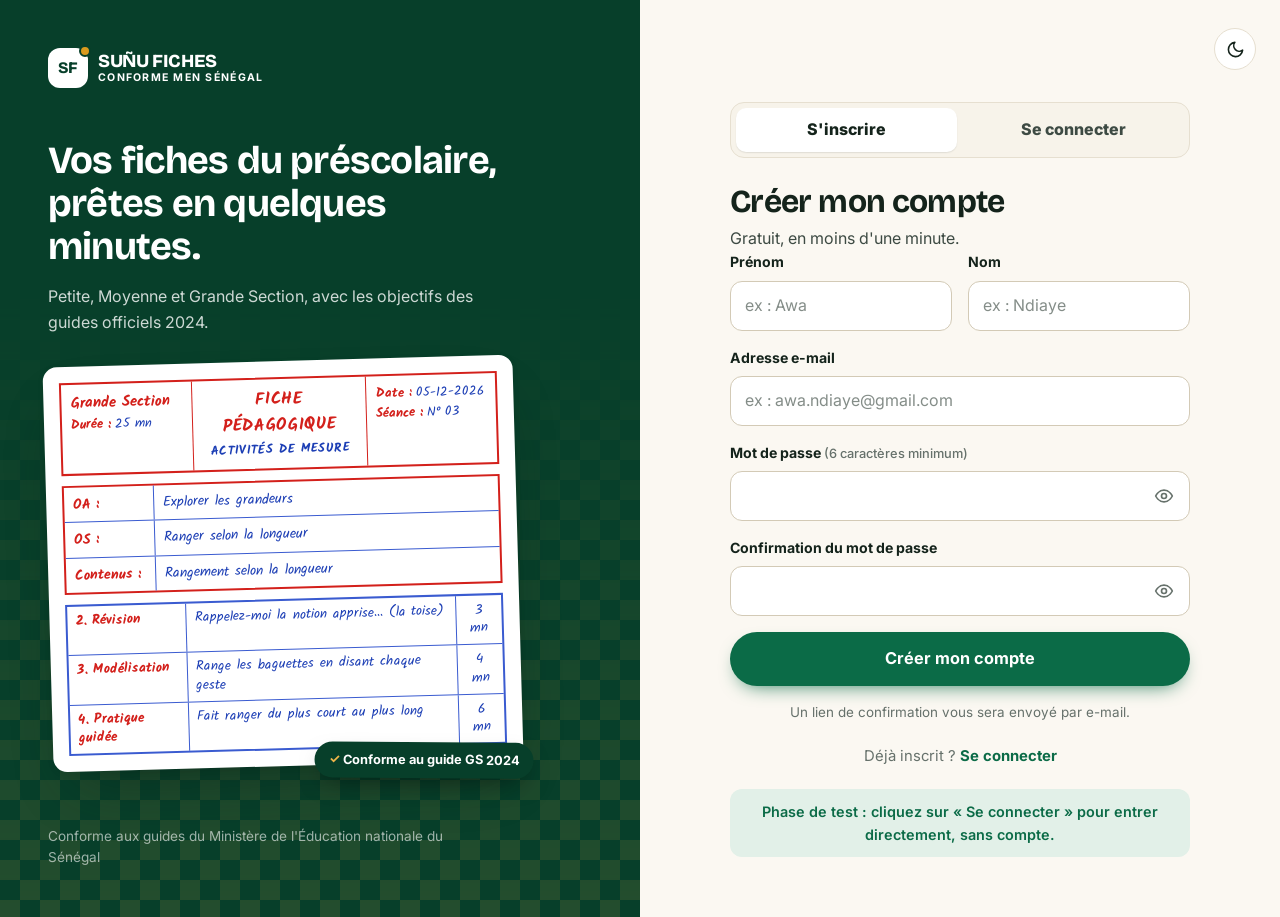
<file: index.html>
<!DOCTYPE html>
<html lang="fr">
<head>
<meta charset="UTF-8">
<meta name="viewport" content="width=device-width, initial-scale=1">
<title>SUÑU FICHES</title>
<meta name="description" content="SUÑU FICHES : vos fiches pédagogiques du préscolaire (PS, MS, GS), conformes aux guides officiels du MEN Sénégal. Inscrivez-vous ou connectez-vous.">
<meta name="theme-color" content="#0B6B47">
<link rel="manifest" href="manifest.webmanifest">
<link rel="icon" href="assets/icons/icon.svg" type="image/svg+xml">
<link rel="icon" href="assets/icons/favicon-32.png" sizes="32x32" type="image/png">
<link rel="apple-touch-icon" href="assets/icons/apple-touch-icon.png">
<meta name="application-name" content="SUÑU FICHES">
<meta name="apple-mobile-web-app-title" content="SUÑU FICHES">
<meta name="apple-mobile-web-app-capable" content="yes">
<meta name="mobile-web-app-capable" content="yes">
<meta name="apple-mobile-web-app-status-bar-style" content="default">
<meta name="format-detection" content="telephone=no">
<script src="assets/js/pwa.js" defer></script>
<script>
(function () { try { var t = localStorage.getItem('sunu_theme'); if (t === 'dark' || t === 'light') document.documentElement.setAttribute('data-theme', t); } catch (e) {} })();
</script>
<link rel="preconnect" href="https://fonts.googleapis.com">
<link rel="preconnect" href="https://fonts.gstatic.com" crossorigin>
<link href="https://fonts.googleapis.com/css2?family=Bricolage+Grotesque:opsz,wght@12..96,600;12..96,700;12..96,800&family=Inter:wght@400;500;600;700;800&family=Kalam:wght@400;700&display=swap" rel="stylesheet">
<link rel="stylesheet" href="assets/css/sunu.css">
</head>
<body>

<div class="auth">
  <aside class="auth-aside">
    <a class="brand" href="index.html">
      <span class="brand-mark">SF</span>
      <span class="brand-name">SUÑU FICHES<small>Conforme MEN Sénégal</small></span>
    </a>
    <div>
      <h2>Vos fiches du préscolaire, prêtes en quelques minutes.</h2>
      <p>Petite, Moyenne et Grande Section, avec les objectifs des guides officiels 2024.</p>
      <div class="hwf" data-hw-fiche aria-hidden="true"></div>
    </div>
    <p class="aside-foot">Conforme aux guides du Ministère de l'Éducation nationale du Sénégal</p>
  </aside>

  <main class="auth-main">
    <div class="auth-top">
      <a class="brand auth-mobile-brand" href="index.html"><span class="brand-mark">SF</span><span class="brand-name">SUÑU FICHES</span></a>
      <span></span>
      <button type="button" class="icon-btn" data-theme-toggle aria-label="Changer de thème"></button>
    </div>

    <div class="auth-card">
      <div class="tabs" role="tablist" aria-label="Choisir">
        <button type="button" role="tab" id="tabSignup" aria-controls="panelSignup" aria-selected="true">S'inscrire</button>
        <button type="button" role="tab" id="tabLogin" aria-controls="panelLogin" aria-selected="false">Se connecter</button>
      </div>

      <!-- INSCRIPTION -->
      <section id="panelSignup" role="tabpanel" aria-labelledby="tabSignup">
        <div id="signupStep">
          <h1>Créer mon compte</h1>
          <p>Gratuit, en moins d'une minute.</p>
          <form id="signupForm" novalidate>
            <div class="grid-2">
              <div class="field">
                <label for="suPrenom">Prénom</label>
                <input class="input" id="suPrenom" autocomplete="given-name" placeholder="ex : Awa" required>
              </div>
              <div class="field">
                <label for="suNom">Nom</label>
                <input class="input" id="suNom" autocomplete="family-name" placeholder="ex : Ndiaye" required>
              </div>
            </div>
            <div class="field">
              <label for="suEmail">Adresse e-mail</label>
              <input class="input" id="suEmail" type="email" inputmode="email" autocomplete="email" placeholder="ex : awa.ndiaye@gmail.com" required>
            </div>
            <div class="field">
              <label for="suPass">Mot de passe <span class="hint">(6 caractères minimum)</span></label>
              <div class="pass-wrap">
                <input class="input" id="suPass" type="password" autocomplete="new-password" required minlength="6">
                <button type="button" class="pass-toggle" data-pass-toggle="suPass" aria-label="Afficher le mot de passe"></button>
              </div>
            </div>
            <div class="field">
              <label for="suConfirm">Confirmation du mot de passe</label>
              <div class="pass-wrap">
                <input class="input" id="suConfirm" type="password" autocomplete="new-password" required minlength="6">
                <button type="button" class="pass-toggle" data-pass-toggle="suConfirm" aria-label="Afficher le mot de passe"></button>
              </div>
            </div>
            <div class="form-error" id="suError" role="alert"></div>
            <button type="submit" class="btn btn-primary btn-lg btn-block">Créer mon compte</button>
            <p class="form-note" style="text-align: center;" data-remote-only hidden>Un lien de confirmation vous sera envoyé par e-mail.</p>
            <p class="auth-switch">Déjà inscrit ? <button type="button" data-goto="login">Se connecter</button></p>
            <p class="form-info is-visible" data-direct-only hidden style="text-align: center; margin: 4px 0 0;">Phase de test : cliquez sur « Se connecter » pour entrer directement, sans compte.</p>
          </form>
        </div>

        <!-- E-MAIL DE CONFIRMATION ENVOYÉ -->
        <div id="verifyStep" hidden style="text-align: center;">
          <div class="success-ico"><svg viewBox="0 0 24 24" fill="none" stroke="currentColor" stroke-width="2" stroke-linecap="round" stroke-linejoin="round"><rect x="3" y="5" width="18" height="14" rx="2"/><path d="m3 7 9 6 9-6"/></svg></div>
          <h1>Vérifiez votre boîte mail</h1>
          <p style="margin: 8px 0 22px;">Nous avons envoyé un lien de confirmation à <strong id="verifyEmail"></strong>. Cliquez sur ce lien pour activer votre compte. Pensez à regarder dans les courriers indésirables (spam).</p>
          <div class="form-info" id="verifyInfo" role="status"></div>
          <div style="display: grid; gap: 10px;">
            <button type="button" class="btn btn-primary btn-lg btn-block" id="verifyDone">J'ai confirmé mon adresse · Se connecter</button>
            <button type="button" class="btn btn-outline btn-block" id="verifyResend">Renvoyer l'e-mail</button>
          </div>
        </div>
      </section>

      <!-- CONNEXION -->
      <section id="panelLogin" role="tabpanel" aria-labelledby="tabLogin" hidden>
        <h1>Bon retour !</h1>
        <p>Connectez-vous avec votre adresse e-mail et votre mot de passe.</p>
        <div class="form-info" id="liInfo" role="status"></div>
        <form id="loginForm" novalidate>
          <div class="field">
            <label for="liEmail">Adresse e-mail</label>
            <input class="input" id="liEmail" type="email" inputmode="email" autocomplete="email" placeholder="ex : awa.ndiaye@gmail.com" required>
          </div>
          <div class="field">
            <label for="liPass">Mot de passe</label>
            <div class="pass-wrap">
              <input class="input" id="liPass" type="password" autocomplete="current-password" required>
              <button type="button" class="pass-toggle" data-pass-toggle="liPass" aria-label="Afficher le mot de passe"></button>
            </div>
          </div>
          <div class="form-error" id="liError" role="alert"></div>
          <button type="button" class="btn btn-outline btn-block" id="liResend" hidden>Renvoyer l'e-mail de confirmation</button>
          <button type="submit" class="btn btn-primary btn-lg btn-block">Se connecter</button>
          <p class="form-note" style="text-align: center;">Mot de passe oublié ? Écrivez-nous sur <a href="https://wa.me/221775335604" target="_blank" rel="noopener" style="color: var(--brand); font-weight: 700;">WhatsApp</a>.</p>
          <p class="auth-switch">Pas encore de compte ? <button type="button" data-goto="signup">S'inscrire gratuitement</button></p>
        </form>
      </section>
    </div>
  </main>
</div>

<script src="assets/js/sunu-config.js"></script>
<script src="assets/js/sunu-core.js"></script>
<script src="assets/js/hw-fiche.js"></script>
<script>
(function () {
  var $ = function (id) { return document.getElementById(id); };
  var next = SUNU.safeNext(SUNU.param('next'));
  var plan = SUNU.param('plan');
  var target = next + (plan && next === 'accueil.html' ? '?plan=' + encodeURIComponent(plan) : '');

  // Déjà connecté : on va directement à l'espace
  if (SUNU.auth.current()) { window.location.replace(target); return; }

  document.querySelectorAll('[data-remote-only]').forEach(function (el) { el.hidden = !SUNU.auth.remote; });

  var EYE = '<svg viewBox="0 0 24 24" fill="none" stroke="currentColor" stroke-width="2" stroke-linecap="round" stroke-linejoin="round"><path d="M2 12s3.5-7 10-7 10 7 10 7-3.5 7-10 7S2 12 2 12z"/><circle cx="12" cy="12" r="3"/></svg>';
  var EYE_OFF = '<svg viewBox="0 0 24 24" fill="none" stroke="currentColor" stroke-width="2" stroke-linecap="round" stroke-linejoin="round"><path d="M3 3l18 18"/><path d="M10.6 5.1A10.8 10.8 0 0 1 12 5c6.5 0 10 7 10 7a17 17 0 0 1-3.2 4.2M6.6 6.6C3.8 8.4 2 12 2 12s3.5 7 10 7a10 10 0 0 0 5.4-1.6"/><path d="M9.9 9.9a3 3 0 0 0 4.2 4.2"/></svg>';

  var tabs = { signup: $('tabSignup'), login: $('tabLogin') };
  var panels = { signup: $('panelSignup'), login: $('panelLogin') };

  function show(which) {
    Object.keys(tabs).forEach(function (k) {
      tabs[k].setAttribute('aria-selected', String(k === which));
      panels[k].hidden = k !== which;
    });
    document.title = 'SUÑU FICHES · ' + (which === 'signup' ? 'Inscription' : 'Connexion');
  }
  // Phase de test : « Se connecter » fait entrer directement, sans compte
  var direct = SUNU.auth.directAllowed;
  function goDirect() { SUNU.auth.direct(); window.location.href = target; }
  function open(which) { if (which === 'login' && direct) goDirect(); else show(which); }
  document.querySelectorAll('[data-direct-only]').forEach(function (el) { el.hidden = !direct; });

  tabs.signup.addEventListener('click', function () { show('signup'); });
  tabs.login.addEventListener('click', function () { open('login'); });
  document.querySelectorAll('[data-goto]').forEach(function (b) {
    b.addEventListener('click', function () { open(b.getAttribute('data-goto')); });
  });
  show('signup');
  if (SUNU.param('mode') === 'connexion') open('login');

  // Afficher / masquer le mot de passe
  document.querySelectorAll('[data-pass-toggle]').forEach(function (btn) {
    var input = $(btn.getAttribute('data-pass-toggle'));
    btn.innerHTML = EYE;
    btn.addEventListener('click', function () {
      var visible = input.type === 'text';
      input.type = visible ? 'password' : 'text';
      btn.innerHTML = visible ? EYE : EYE_OFF;
      btn.setAttribute('aria-label', visible ? 'Afficher le mot de passe' : 'Masquer le mot de passe');
    });
  });

  function info(box, msg) {
    box.textContent = msg;
    box.classList.toggle('is-visible', !!msg);
  }
  function fail(box, err, map) {
    info(box, (err && err.message) || 'Une erreur est survenue. Réessayez.');
    document.querySelectorAll('.field.has-error').forEach(function (f) { f.classList.remove('has-error'); });
    var id = err && err.field && map[err.field];
    if (id) { var input = $(id); input.closest('.field').classList.add('has-error'); input.focus(); }
  }

  // Retour depuis le lien de confirmation reçu par e-mail
  if (SUNU.param('confirme') || /access_token=|error_description=/.test(window.location.hash)) {
    show('login');
    SUNU.auth.fromRedirect().then(function (user) {
      if (user) { window.location.replace(target); return; }
      info($('liInfo'), 'Votre adresse est confirmée. Connectez-vous avec votre e-mail et votre mot de passe.');
    });
  }

  // Inscription
  var pendingEmail = '';
  $('signupForm').addEventListener('submit', function (e) {
    e.preventDefault();
    var box = $('suError');
    info(box, '');
    var btn = this.querySelector('[type=submit]');
    btn.disabled = true;
    SUNU.auth.register({
      prenom: $('suPrenom').value,
      nom: $('suNom').value,
      email: $('suEmail').value,
      password: $('suPass').value,
      confirm: $('suConfirm').value
    }).then(function (res) {
      if (res.status === 'verify') {
        pendingEmail = res.email;
        $('verifyEmail').textContent = res.email;
        $('signupStep').hidden = true;
        $('verifyStep').hidden = false;
        btn.disabled = false;
        return;
      }
      window.location.href = target;
    }).catch(function (err) {
      btn.disabled = false;
      fail(box, err, { prenom: 'suPrenom', nom: 'suNom', email: 'suEmail', password: 'suPass', confirm: 'suConfirm' });
    });
  });

  $('verifyDone').addEventListener('click', function () {
    $('liEmail').value = pendingEmail;
    show('login');
    $('liPass').focus();
  });
  function resend(email, box, btn) {
    btn.disabled = true;
    SUNU.auth.resend(email).then(function () {
      info(box, 'E-mail renvoyé. Il peut mettre quelques minutes à arriver.');
    }).catch(function (err) {
      info(box, err.message);
    }).then(function () { btn.disabled = false; });
  }
  $('verifyResend').addEventListener('click', function () { resend(pendingEmail, $('verifyInfo'), this); });
  $('liResend').addEventListener('click', function () { resend($('liEmail').value, $('liInfo'), this); });

  // Connexion
  $('loginForm').addEventListener('submit', function (e) {
    e.preventDefault();
    var box = $('liError');
    info(box, '');
    $('liResend').hidden = true;
    var btn = this.querySelector('[type=submit]');
    btn.disabled = true;
    SUNU.auth.login($('liEmail').value, $('liPass').value)
      .then(function () { window.location.href = target; })
      .catch(function (err) {
        btn.disabled = false;
        fail(box, err, { email: 'liEmail', password: 'liPass' });
        if (err && err.code === 'unconfirmed') $('liResend').hidden = false;
      });
  });
})();
</script>
</body>
</html>
</file>
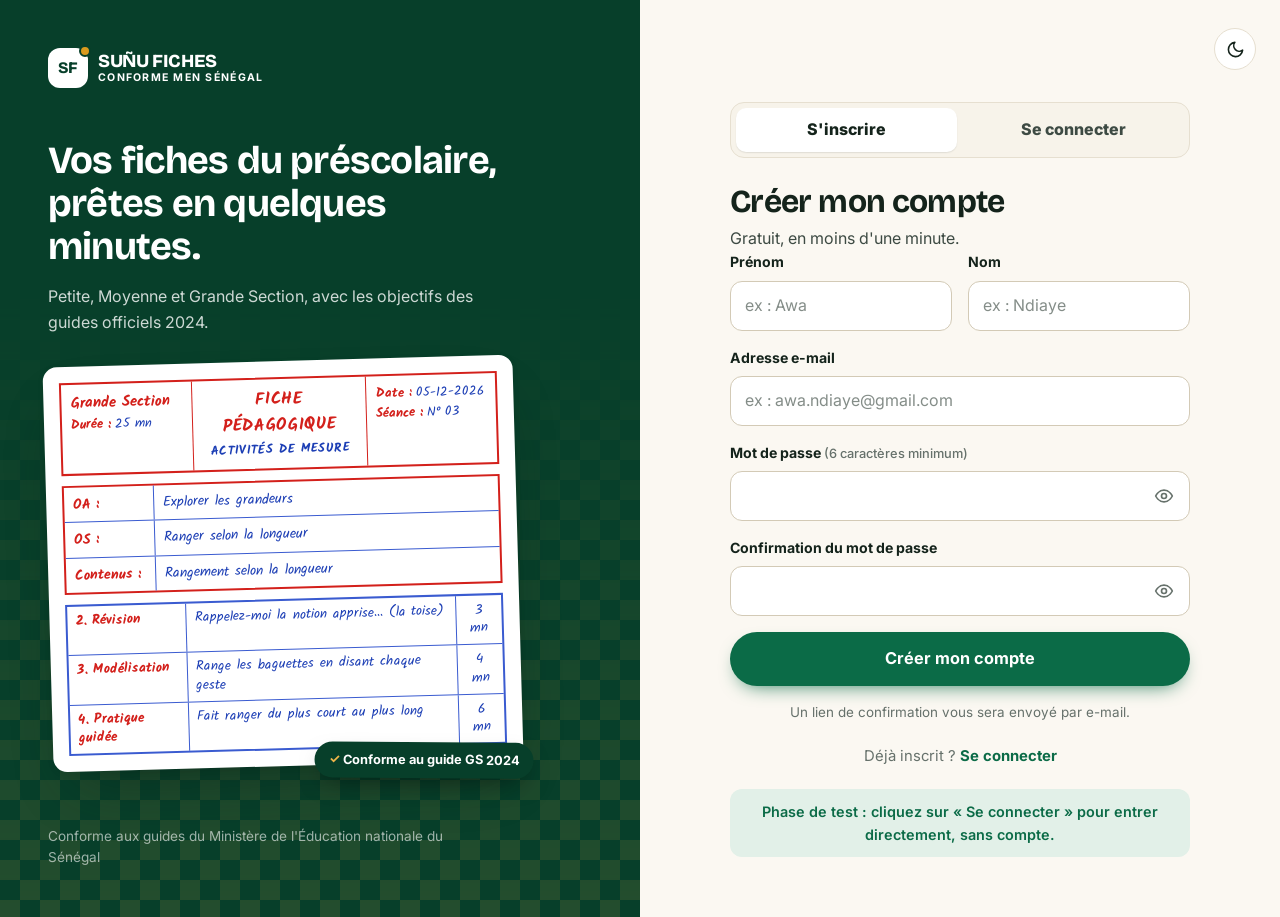
<file: accueil.html>
<!DOCTYPE html>
<html lang="fr">
<head>
<meta charset="UTF-8">
<meta name="viewport" content="width=device-width, initial-scale=1">
<title>Mon espace · SUÑU FICHES</title>
<meta name="theme-color" content="#0B6B47">
<link rel="manifest" href="manifest.webmanifest">
<link rel="icon" href="assets/icons/icon.svg" type="image/svg+xml">
<link rel="icon" href="assets/icons/favicon-32.png" sizes="32x32" type="image/png">
<link rel="apple-touch-icon" href="assets/icons/apple-touch-icon.png">
<meta name="application-name" content="SUÑU FICHES">
<meta name="apple-mobile-web-app-title" content="SUÑU FICHES">
<meta name="apple-mobile-web-app-capable" content="yes">
<meta name="mobile-web-app-capable" content="yes">
<meta name="apple-mobile-web-app-status-bar-style" content="default">
<meta name="format-detection" content="telephone=no">
<script src="assets/js/pwa.js" defer></script>
<script>
(function () { try { var t = localStorage.getItem('sunu_theme'); if (t === 'dark' || t === 'light') document.documentElement.setAttribute('data-theme', t); } catch (e) {} })();
</script>
<link rel="preconnect" href="https://fonts.googleapis.com">
<link rel="preconnect" href="https://fonts.gstatic.com" crossorigin>
<link href="https://fonts.googleapis.com/css2?family=Bricolage+Grotesque:opsz,wght@12..96,600;12..96,700;12..96,800&family=Inter:wght@400;500;600;700;800&family=Kalam:wght@400;700&display=swap" rel="stylesheet">
<link rel="stylesheet" href="assets/css/sunu.css">
</head>
<body>

<header class="site-header">
  <div class="container">
    <a class="brand" href="accueil.html" aria-label="SUÑU FICHES, mon espace">
      <span class="brand-mark">SF</span>
      <span class="brand-name">SUÑU FICHES<small>Préscolaire</small></span>
    </a>
    <div class="header-actions">
      <button type="button" class="icon-btn" data-theme-toggle aria-label="Changer de thème"></button>
      <span class="user-chip"><span class="user-avatar" data-user-initials></span><span class="user-name" data-user-name></span></span>
      <button type="button" class="icon-btn" data-logout aria-label="Se déconnecter" title="Se déconnecter">
        <svg viewBox="0 0 24 24" fill="none" stroke="currentColor" stroke-width="2" stroke-linecap="round" stroke-linejoin="round"><path d="M9 21H5a2 2 0 0 1-2-2V5a2 2 0 0 1 2-2h4"/><path d="M16 17l5-5-5-5M21 12H9"/></svg>
      </button>
    </div>
  </div>
</header>

<main>
  <section class="space-hero">
    <div class="container">
      <div>
        <span class="pill pill-dot rise">Préscolaire · Guides officiels PS, MS, GS 2024</span>
        <h1 class="rise" style="--rd: .08s;">Bonjour, <span data-user-first></span>&nbsp;!</h1>
        <p class="lead rise" style="--rd: .16s;">Choisissez votre section. Vous retrouverez les objectifs du guide officiel pour chaque activité et chaque trimestre, et votre fiche sera prête à imprimer.</p>
        <div class="space-steps rise" style="--rd: .24s;">
          <span><b>1</b>Section</span>
          <span><b>2</b>Activité &amp; trimestre</span>
          <span><b>3</b>OA, OS, contenus</span>
          <span><b>4</b>Imprimer</span>
        </div>
      </div>
      <div class="hwf rise" style="--rd: .2s;" data-hw-fiche aria-hidden="true"></div>
    </div>
  </section>

  <div class="container">
    <div class="sections" id="sections"></div>

    <section class="space-block rise" style="--rd: .5s;" aria-labelledby="histTitle">
      <div class="space-block-head">
        <div>
          <h2 id="histTitle">Mes dernières fiches</h2>
          <p class="form-note">Cliquez sur une fiche pour la rouvrir et la modifier.</p>
        </div>
      </div>
      <div class="panel">
        <ul class="history" id="historyList"></ul>
      </div>
    </section>
  </div>
</main>

<footer class="site-footer">
  <div class="container">
    <p>SUÑU FICHES · Préscolaire · © <span data-year></span></p>
    <nav aria-label="Liens"><a href="https://wa.me/221775335604" target="_blank" rel="noopener">Aide WhatsApp</a></nav>
  </div>
</footer>

<script src="assets/js/sunu-config.js"></script>
<script src="assets/js/sunu-core.js"></script>
<script src="assets/js/data-prescolaire.js"></script>
<script src="assets/js/hw-fiche.js"></script>
<script>
(function () {
  var user = SUNU.requireAuth();
  if (!user) return;
  SUNU.renderUser(user);
  var esc = SUNU.escapeHtml;

  // Les trois sections, avec les repères de leur guide
  var SECTIONS = [
    { v: 'PS', cls: 'ps', name: 'Petite Section', age: '3 – 4 ans', sub: 'Dominante : expression spontanée',
      points: ['750 mots de vocabulaire', 'Nombres de 1 à 3, comptine jusqu\'à 5', 'Coins jeux et ateliers de découverte'] },
    { v: 'MS', cls: 'ms', name: 'Moyenne Section', age: '4 – 5 ans', sub: 'Dominante : structuration',
      points: ['1 500 mots de vocabulaire', 'Nombres jusqu\'à 10', 'Séances de 25 mn, psychomotricité 30 mn'] },
    { v: 'GS', cls: 'gs', name: 'Grande Section', age: '5 – 6 ans', sub: 'Dominante : communication',
      points: ['2 500 mots de vocabulaire', 'Nombres jusqu\'à 20', 'Écriture dans les trois graphies, prénom en cursive'] }
  ];
  var ARROW = '<svg viewBox="0 0 24 24" fill="none" stroke="currentColor" stroke-width="2.4" stroke-linecap="round" stroke-linejoin="round"><path d="M5 12h14M13 6l6 6-6 6"/></svg>';
  var data = window.SUNU_PRESCO;
  document.getElementById('sections').innerHTML = SECTIONS.map(function (s, i) {
    var acts = data.sections[s.v].activites;
    var count = Object.keys(acts).reduce(function (n, k) { return n + acts[k].rows.length; }, 0);
    return '<a class="section-card section-card--' + s.cls + ' rise" style="--rd: ' + (0.28 + i * 0.1).toFixed(2) + 's;" href="generateur.html?section=' + s.v + '">' +
      '<div class="sc-top"><span class="sc-code">' + s.v + '</span><span class="sc-age">' + s.age + '</span></div>' +
      '<h3>' + s.name + '</h3>' +
      '<p class="sc-sub">' + s.sub + '</p>' +
      '<ul class="sc-list">' + s.points.map(function (p) { return '<li>' + esc(p) + '</li>'; }).join('') + '</ul>' +
      '<div class="sc-foot"><span class="sc-count">15 activités · ' + count + ' objectifs du guide</span><span class="sc-go" aria-hidden="true">' + ARROW + '</span></div>' +
    '</a>';
  }).join('');

  // Historique (réaffiché quand les fiches enregistrées en ligne arrivent)
  renderHistory();
  document.addEventListener('sunu:synced', renderHistory);
  function renderHistory() {
  var list = SUNU.fiches.list().filter(function (f) { return !f.params || f.params.cycle !== 'elem'; });
  var ul = document.getElementById('historyList');
  if (!list.length) {
    ul.innerHTML = '<li class="empty">Aucune fiche pour le moment.<br>Choisissez une section ci-dessus pour préparer votre première fiche.</li>';
  } else {
    ul.innerHTML = list.slice(0, 8).map(function (f) {
      var p = f.params || {};
      var d = new Date(f.createdAt);
      var date = isNaN(d) ? '' : d.toLocaleDateString('fr-FR', { day: 'numeric', month: 'short' });
      return '<li><a href="generateur.html?fiche=' + encodeURIComponent(f.id) + '">' +
        '<span class="h-ico">' + esc(p.niveau || '') + '</span>' +
        '<span><span class="h-title">' + esc(p.os || '') + '</span>' +
        '<span class="h-meta">' + esc((p.activiteLabel || '') + ' · trimestre ' + (p.trimestre || '')) + '</span></span>' +
        '<span class="h-date">' + date + '</span></a></li>';
    }).join('');
  }
  }
})();
</script>
</body>
</html>
</file>
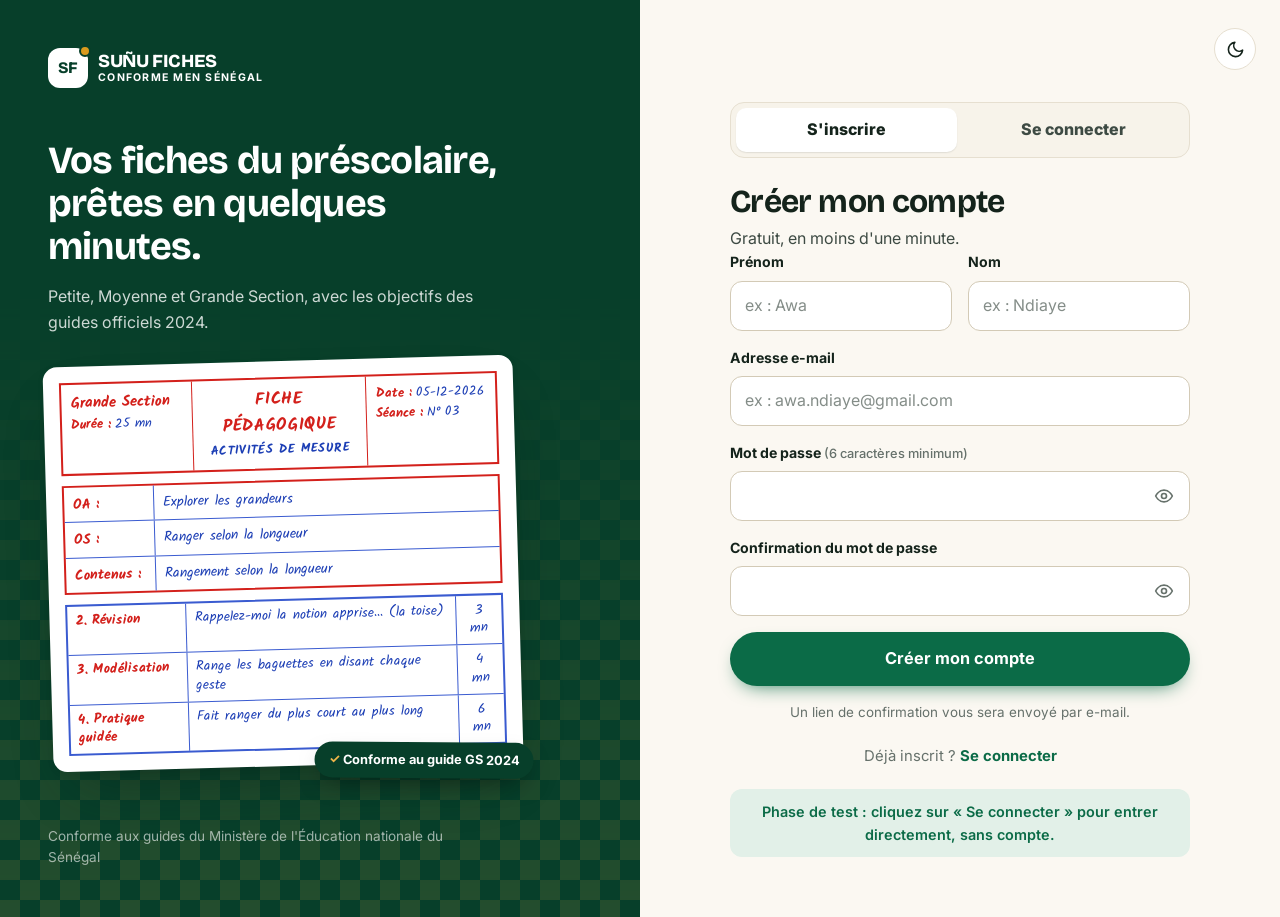
<file: connexion.html>
<!DOCTYPE html>
<html lang="fr">
<head>
<meta charset="UTF-8">
<meta name="viewport" content="width=device-width, initial-scale=1">
<title>SUÑU FICHES</title>
<meta name="robots" content="noindex">
<link rel="icon" href="assets/icons/icon.svg" type="image/svg+xml">
<script>
  // Ancienne adresse : la connexion se fait maintenant sur la page d'accueil
  window.location.replace('index.html' + window.location.search);
</script>
</head>
<body><p><a href="index.html">Aller à la page de connexion</a></p></body>
</html>
</file>
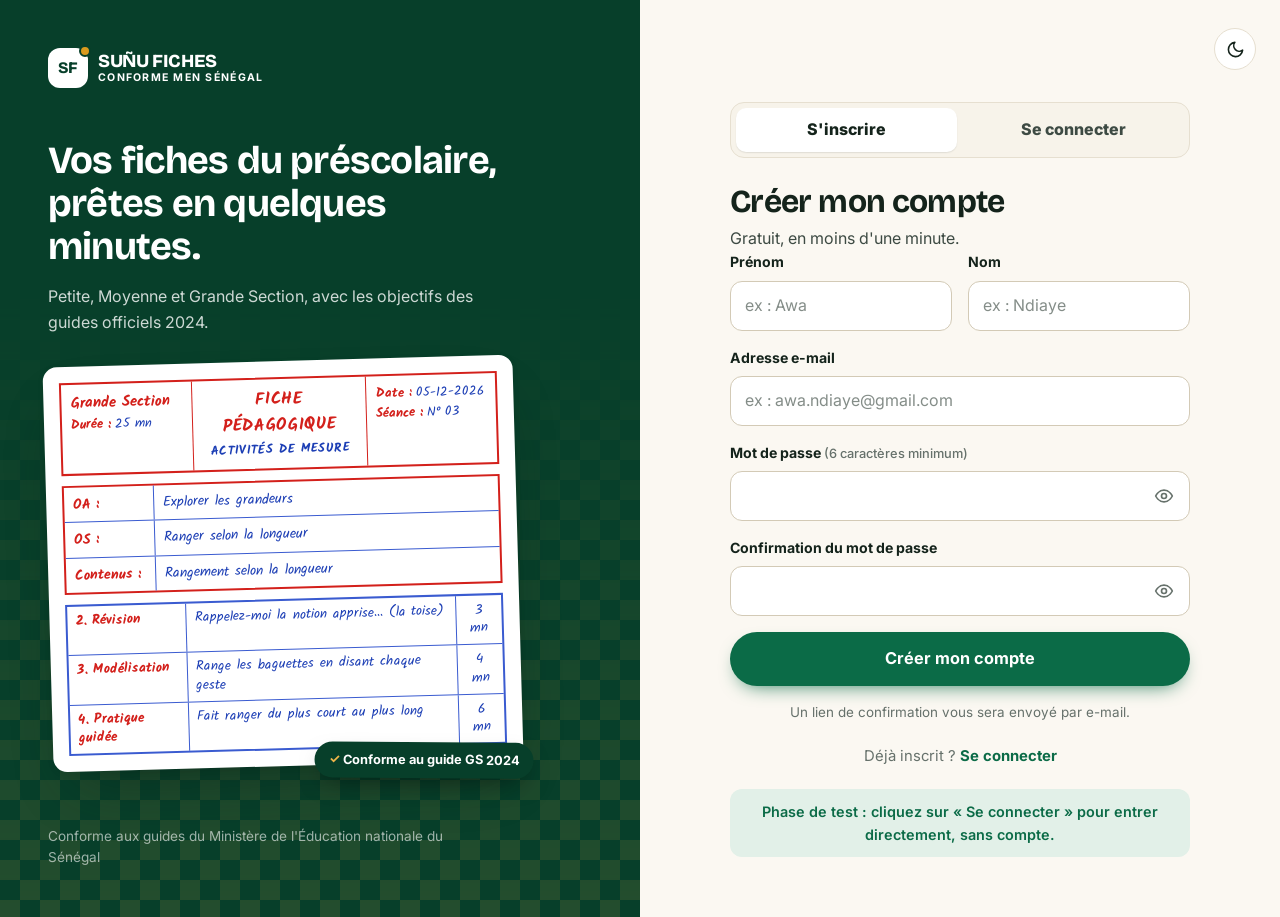
<file: generateur.html>
<!DOCTYPE html>
<html lang="fr">
<head>
<meta charset="UTF-8">
<meta name="viewport" content="width=device-width, initial-scale=1">
<title>Générer une fiche · SUÑU FICHES</title>
<meta name="theme-color" content="#0B6B47">
<link rel="manifest" href="manifest.webmanifest">
<link rel="icon" href="assets/icons/icon.svg" type="image/svg+xml">
<link rel="icon" href="assets/icons/favicon-32.png" sizes="32x32" type="image/png">
<link rel="apple-touch-icon" href="assets/icons/apple-touch-icon.png">
<meta name="application-name" content="SUÑU FICHES">
<meta name="apple-mobile-web-app-title" content="SUÑU FICHES">
<meta name="apple-mobile-web-app-capable" content="yes">
<meta name="mobile-web-app-capable" content="yes">
<meta name="apple-mobile-web-app-status-bar-style" content="default">
<meta name="format-detection" content="telephone=no">
<script src="assets/js/pwa.js" defer></script>
<script>
(function () { try { var t = localStorage.getItem('sunu_theme'); if (t === 'dark' || t === 'light') document.documentElement.setAttribute('data-theme', t); } catch (e) {} })();
</script>
<link rel="preconnect" href="https://fonts.googleapis.com">
<link rel="preconnect" href="https://fonts.gstatic.com" crossorigin>
<link href="https://fonts.googleapis.com/css2?family=Bricolage+Grotesque:opsz,wght@12..96,600;12..96,700;12..96,800&family=Inter:wght@400;500;600;700;800&family=Kalam:wght@400;700&display=swap" rel="stylesheet">
<link rel="stylesheet" href="assets/css/sunu.css">
</head>
<body>

<header class="site-header">
  <div class="container">
    <a class="brand" href="accueil.html" aria-label="SUÑU FICHES, mon espace">
      <span class="brand-mark">SF</span>
      <span class="brand-name">SUÑU FICHES<small>Mon espace</small></span>
    </a>
    <div class="header-actions">
      <a class="btn btn-ghost" href="accueil.html">Mon espace</a>
      <button type="button" class="icon-btn" data-theme-toggle aria-label="Changer de thème"></button>
      <span class="user-chip"><span class="user-avatar" data-user-initials></span><span class="user-name" data-user-name></span></span>
      <button type="button" class="icon-btn" data-logout aria-label="Se déconnecter" title="Se déconnecter">
        <svg viewBox="0 0 24 24" fill="none" stroke="currentColor" stroke-width="2" stroke-linecap="round" stroke-linejoin="round"><path d="M9 21H5a2 2 0 0 1-2-2V5a2 2 0 0 1 2-2h4"/><path d="M16 17l5-5-5-5M21 12H9"/></svg>
      </button>
    </div>
  </div>
</header>

<main class="app-main">
  <div class="container">
    <nav class="crumbs" aria-label="Fil d'Ariane">
      <a href="accueil.html">Mon espace</a>
      <svg viewBox="0 0 24 24" fill="none" stroke="currentColor" stroke-width="2.4" stroke-linecap="round" stroke-linejoin="round"><path d="m9 6 6 6-6 6"/></svg>
      <span id="crumbCycle"></span>
      <svg viewBox="0 0 24 24" fill="none" stroke="currentColor" stroke-width="2.4" stroke-linecap="round" stroke-linejoin="round"><path d="m9 6 6 6-6 6"/></svg>
      <span>Générer une fiche</span>
    </nav>
    <div class="gen-head">
      <div>
        <h1 id="genTitle">Générer une fiche</h1>
        <p id="genLead"></p>
      </div>
    </div>

    <div class="gen-layout">
      <!-- FORMULAIRE -->
      <section class="panel gen-form" id="genPanel" aria-label="Formulaire de la fiche">
        <form id="ficheForm" novalidate>

          <div class="field">
            <span class="field-label step-label" id="lblNiveau"><i>1</i><span id="lblNiveauText">Section</span></span>
            <div class="seg" id="niveauSeg" role="group" aria-labelledby="lblNiveau"></div>
          </div>

          <div class="field">
            <label class="step-label" for="fActivite"><i>2</i><span id="lblActivite">Activité</span></label>
            <select class="select" id="fActivite"></select>
          </div>

          <div class="field">
            <span class="field-label step-label" id="lblTrim"><i>3</i>Trimestre</span>
            <div class="seg" id="trimSeg" role="group" aria-labelledby="lblTrim">
              <button type="button" data-trim="1" aria-pressed="false">1er<small>oct. – déc.</small></button>
              <button type="button" data-trim="2" aria-pressed="false">2e<small>janv. – mars</small></button>
              <button type="button" data-trim="3" aria-pressed="false">3e<small>avr. – juin</small></button>
            </div>
          </div>

          <div class="field">
            <label class="step-label" for="fOA"><i>4</i>Objectif d'apprentissage (OA)</label>
            <select class="select" id="fOA"></select>
            <input class="input" id="fOAText" placeholder="Écrivez l'OA" hidden>
          </div>

          <div class="field">
            <label class="step-label" for="fOS"><i>5</i>Objectif spécifique (OS)</label>
            <select class="select" id="fOS"></select>
            <span class="hint" id="osFull"></span>
            <textarea class="textarea" id="fOSText" rows="2" placeholder="Écrivez l'OS en commençant par un verbe (ex : Comparer des objets selon leur longueur)" hidden></textarea>
          </div>

          <div class="field">
            <label class="step-label" for="fContenus"><i>6</i>Contenus</label>
            <textarea class="textarea" id="fContenus" rows="3" placeholder="Notions, mots, structures ou savoir-faire de la séance"></textarea>
            <span class="hint" id="contHint"></span>
          </div>

          <div class="field">
            <label class="step-label" for="fRevision"><i>7</i>Révision : notion de la leçon précédente</label>
            <textarea class="textarea" id="fRevision" rows="2" placeholder="ex : Comparer des tailles en utilisant une toise"></textarea>
            <span class="hint" id="revHint">Elle est citée dans l'étape « Révision » de la fiche.</span>
          </div>

          <div class="field">
            <label class="step-label" for="fDuree"><i>8</i>Durée de la séance</label>
            <div class="duration-row">
              <select class="select" id="fDuree"></select>
            </div>
            <span class="duration-note" id="dureeNote"></span>
          </div>

          <div class="grid-2">
            <div class="field">
              <label class="step-label" for="fDate"><i>9</i>Date</label>
              <input class="input" id="fDate" type="date">
            </div>
            <div class="field">
              <label class="step-label" for="fNumero"><i>10</i>Séance N°</label>
              <input class="input" id="fNumero" placeholder="ex : 14">
            </div>
          </div>

          <details class="more" id="moreBox">
            <summary>Plus de détails (facultatif)</summary>
            <div class="more-body">
              <div class="field"><label for="fMateriel">Matériel</label><textarea class="textarea" id="fMateriel" rows="2" placeholder="Matériel de la séance"></textarea><span class="hint">Matériel concret proposé pour cette leçon. Ajoutez ou retirez selon votre classe.</span></div>
              <div class="field" id="jeuField"><label for="fJeu">Jeu associé</label><input class="input" id="fJeu" placeholder="ex : RJMM 52 « jeu de baguettes »"></div>
              <div class="field" id="effectifField" hidden><label for="fEffectif">Effectif</label><input class="input" id="fEffectif" inputmode="numeric" placeholder="ex : 52"></div>
              <div class="field"><label for="fEnseignant" id="lblEnseignant">Éducateur(trice)</label><input class="input" id="fEnseignant" autocomplete="name"></div>
              <div class="grid-2">
                <div class="field"><label for="fEcole">École</label><input class="input" id="fEcole"></div>
                <div class="field"><label for="fIef">IEF</label><input class="input" id="fIef"></div>
              </div>
            </div>
          </details>

          <div class="form-error" id="formError" role="alert"></div>
          <button type="submit" class="btn btn-primary btn-lg btn-block" id="genBtn">
            <svg width="18" height="18" viewBox="0 0 24 24" fill="none" stroke="currentColor" stroke-width="2.2" stroke-linecap="round" stroke-linejoin="round" aria-hidden="true"><path d="M12 3l1.8 4.7 4.7 1.8-4.7 1.8L12 16l-1.8-4.7-4.7-1.8 4.7-1.8z"/></svg>
            Générer la fiche
          </button>
        </form>
      </section>

      <!-- FICHE -->
      <section class="gen-output" id="output" aria-live="polite">
        <div class="gen-empty" id="emptyState">
          <div class="hwf" data-hw-fiche aria-hidden="true"></div>
          <h3>Votre fiche apparaîtra ici</h3>
          <p>Remplissez le formulaire, puis cliquez sur « Générer la fiche ».</p>
        </div>
        <div id="result" hidden>
          <div class="fiche-toolbar">
            <div>
              <strong style="font-family: var(--font-display); font-size: 1.15rem;">Votre fiche est prête</strong>
              <p class="form-note" id="trameNote"></p>
            </div>
            <div class="tb-actions">
              <div class="fmt-seg" role="group" aria-label="Format de la fiche"><span>Format</span><button type="button" data-fmt="A5" aria-pressed="true">A5</button><button type="button" data-fmt="A4" aria-pressed="false">A4</button></div>
              <button type="button" class="btn btn-primary btn-sm" id="btnPrint">
                <svg width="16" height="16" viewBox="0 0 24 24" fill="none" stroke="currentColor" stroke-width="2" stroke-linecap="round" stroke-linejoin="round" aria-hidden="true"><path d="M6 9V3h12v6"/><rect x="3" y="9" width="18" height="8" rx="2"/><path d="M7 14h10v7H7z"/></svg>
                <span id="printLabel">Imprimer (A5)</span>
              </button>
              <details class="dl-menu" id="dlMenu">
                <summary class="btn btn-outline btn-sm">
                  <svg width="16" height="16" viewBox="0 0 24 24" fill="none" stroke="currentColor" stroke-width="2" stroke-linecap="round" stroke-linejoin="round" aria-hidden="true"><path d="M12 3v12M7 10l5 5 5-5M5 21h14"/></svg>
                  Télécharger
                </summary>
                <div class="dl-pop">
                  <button type="button" data-dl="pdf"><strong>PDF</strong><small id="dlPdfHint">Format A5, prêt à imprimer</small></button>
                  <button type="button" data-dl="word"><strong>Word (.doc)</strong><small>Pour la retravailler sur l'ordinateur</small></button>
                </div>
              </details>
              <button type="button" class="btn btn-outline btn-sm" id="btnEdit">
                <svg width="16" height="16" viewBox="0 0 24 24" fill="none" stroke="currentColor" stroke-width="2" stroke-linecap="round" stroke-linejoin="round" aria-hidden="true"><path d="M12 20h9"/><path d="M16.5 3.5a2.1 2.1 0 0 1 3 3L7 19l-4 1 1-4z"/></svg>
                Modifier
              </button>
              <button type="button" class="btn btn-ghost btn-sm" id="btnCopy">Copier le texte</button>
              <button type="button" class="btn btn-ghost btn-sm" id="btnNew">Nouvelle fiche</button>
            </div>
          </div>
          <div class="edit-bar" id="editBar" hidden role="status">
            <span><strong>Mode modification</strong> : cliquez dans une case de la fiche pour changer le texte.</span>
            <span class="edit-actions">
              <button type="button" class="btn btn-primary btn-sm" id="btnEditSave">Enregistrer les modifications</button>
              <button type="button" class="btn btn-ghost btn-sm" id="btnEditCancel">Annuler</button>
            </span>
          </div>
          <div id="ficheHolder" class="fmt-a5"></div>
        </div>
      </section>
    </div>
  </div>
</main>

<footer class="site-footer">
  <div class="container">
    <p>SUÑU FICHES · © <span data-year></span></p>
    <nav aria-label="Liens"><a href="accueil.html">Mon espace</a><a href="https://wa.me/221775335604" target="_blank" rel="noopener">Aide WhatsApp</a></nav>
  </div>
</footer>

<script src="assets/js/sunu-config.js"></script>
<script src="assets/js/sunu-core.js"></script>
<script src="assets/js/data-prescolaire.js"></script>
<script src="assets/js/data-elementaire.js"></script>
<script src="assets/js/materiel.js"></script>
<script src="assets/js/fiche-engine.js"></script>
<script src="assets/js/hw-fiche.js"></script>
<script>
(function () {
  var user = SUNU.requireAuth();
  if (!user) return;
  SUNU.renderUser(user);

  var PRE = window.SUNU_PRESCO;
  var ELEM = window.SUNU_ELEM;
  var isPre = true; // l'élémentaire est retiré de l'interface pour le moment
  var AUTRE = '__autre';
  var $ = function (id) { return document.getElementById(id); };
  var esc = SUNU.escapeHtml;

  var state = {
    niveau: null,
    trimestre: currentTrimester(),
    ficheId: null,
    materielAuto: true,
    dureeAuto: true
  };

  function currentTrimester() {
    var m = new Date().getMonth() + 1;
    if (m >= 1 && m <= 3) return 2;
    if (m >= 4 && m <= 6) return 3;
    return 1;
  }
  function todayIso() {
    var d = new Date();
    return d.getFullYear() + '-' + ('0' + (d.getMonth() + 1)).slice(-2) + '-' + ('0' + d.getDate()).slice(-2);
  }
  var prefKey = 'sunu_pref_' + (isPre ? 'pre' : 'elem') + '_' + user.id;

  // ---------- En-tête de page ----------
  $('crumbCycle').textContent = 'Préscolaire';
  $('genTitle').textContent = 'Préscolaire · Générer une fiche';
  $('genLead').textContent = isPre
    ? 'Les objectifs proposés viennent des guides PS, MS et GS 2024.'
    : 'La fiche suit la démarche officielle de la discipline choisie.';
  $('genPanel').classList.toggle('is-elem', !isPre);
  $('lblNiveauText').textContent = isPre ? 'Section' : 'Classe';
  $('lblActivite').textContent = isPre ? 'Activité' : 'Discipline';
  $('lblEnseignant').textContent = isPre ? 'Éducateur(trice)' : 'Enseignant(e)';
  $('jeuField').hidden = !isPre;
  $('effectifField').hidden = isPre;
  if (!isPre) $('fMateriel').placeholder = 'Matériel, manuel, documents';

  // ---------- Durées ----------
  var DUREES = [15, 20, 25, 30, 35, 40, 45, 50, 60, 90];
  $('fDuree').innerHTML = DUREES.map(function (d) { return '<option value="' + d + '">' + d + ' mn</option>'; }).join('');

  // ---------- Niveaux ----------
  var niveaux = isPre
    ? [{ v: 'PS', label: 'PS', sub: 'Petite' }, { v: 'MS', label: 'MS', sub: 'Moyenne' }, { v: 'GS', label: 'GS', sub: 'Grande' }]
    : ELEM.niveaux.map(function (n) { return { v: n.v, label: n.v, sub: 'Étape ' + n.etape }; });
  var seg = $('niveauSeg');
  if (!isPre) seg.classList.add('seg-wrap');
  seg.innerHTML = niveaux.map(function (n) {
    return '<button type="button" data-niveau="' + n.v + '" aria-pressed="false">' + n.label + '<small>' + n.sub + '</small></button>';
  }).join('');

  function niveauLabel(v) {
    if (isPre) return PRE.sections[v].label;
    return ELEM.niveaux.filter(function (n) { return n.v === v; })[0].label.replace(' — ', ' · ');
  }
  function etapeOf(v) {
    var n = ELEM.niveaux.filter(function (x) { return x.v === v; })[0];
    return n ? n.etape : 2;
  }

  // ---------- Activités / disciplines ----------
  function fillActivites() {
    var sel = $('fActivite');
    var keep = sel.value;
    if (isPre) {
      var acts = PRE.sections[state.niveau].activites;
      var groups = {};
      PRE.ordre.forEach(function (k) {
        var a = acts[k];
        if (!a) return;
        (groups[a.domaine] = groups[a.domaine] || []).push('<option value="' + k + '">' + esc(a.label) + '</option>');
      });
      sel.innerHTML = Object.keys(groups).map(function (d) {
        return '<optgroup label="' + esc('D' + d + ' · ' + PRE.domaines[d]) + '">' + groups[d].join('') + '</optgroup>';
      }).join('');
    } else {
      var et = etapeOf(state.niveau);
      sel.innerHTML = ELEM.domaines.map(function (dom) {
        var opts = dom.items.filter(function (it) { return !it.etapes || it.etapes.indexOf(et) !== -1; })
          .map(function (it) { return '<option value="' + it.key + '">' + esc(it.label) + '</option>'; }).join('');
        return '<optgroup label="' + esc(dom.label) + '">' + opts + '</optgroup>';
      }).join('');
    }
    if (keep && sel.querySelector('option[value="' + keep + '"]')) sel.value = keep;
  }

  function preActivite() { return PRE.sections[state.niveau].activites[$('fActivite').value]; }
  function elemItem() {
    var key = $('fActivite').value;
    for (var i = 0; i < ELEM.domaines.length; i++) {
      for (var j = 0; j < ELEM.domaines[i].items.length; j++) {
        if (ELEM.domaines[i].items[j].key === key) return { item: ELEM.domaines[i].items[j], domaine: ELEM.domaines[i].label };
      }
    }
    return null;
  }

  // ---------- OA / OS (préscolaire : guide officiel) ----------
  function rowsOfTrim() {
    var a = preActivite();
    return a ? a.rows.map(function (r, i) { return { r: r, i: i }; }).filter(function (x) { return x.r.t.indexOf(state.trimestre) !== -1; }) : [];
  }

  function fillOA() {
    var sel = $('fOA');
    if (!isPre) { sel.hidden = true; $('fOAText').hidden = false; return; }
    var seen = [];
    rowsOfTrim().forEach(function (x) { if (seen.indexOf(x.r.oa) === -1) seen.push(x.r.oa); });
    sel.innerHTML = seen.map(function (oa, i) { return '<option value="' + i + '">' + esc(oa) + '</option>'; }).join('') +
      '<option value="' + AUTRE + '">Autre OA (je l\'écris moi-même)</option>';
    sel.hidden = false;
    sel.dataset.list = JSON.stringify(seen);
    onOAChange();
  }

  function selectedOA() {
    if (!isPre || $('fOA').value === AUTRE) return $('fOAText').value.trim();
    var list = JSON.parse($('fOA').dataset.list || '[]');
    return list[Number($('fOA').value)] || '';
  }

  function onOAChange() {
    var custom = $('fOA').value === AUTRE;
    $('fOAText').hidden = !custom;
    fillOS();
  }

  function fillOS() {
    var sel = $('fOS');
    if (!isPre) { sel.hidden = true; $('fOSText').hidden = false; return; }
    var oa = $('fOA').value === AUTRE ? null : selectedOA();
    var rows = rowsOfTrim().filter(function (x) { return oa === null || x.r.oa === oa; });
    if (oa === null) rows = rowsOfTrim();
    sel.innerHTML = rows.map(function (x) { return '<option value="' + x.i + '">' + esc(x.r.os) + '</option>'; }).join('') +
      '<option value="' + AUTRE + '">Autre OS (je l\'écris moi-même)</option>';
    sel.hidden = false;
    onOSChange();
  }

  function onOSChange() {
    var custom = isPre && $('fOS').value === AUTRE;
    var row0 = isPre && !custom ? preActivite().rows[Number($('fOS').value)] : null;
    var jeux = row0 && row0.contenus.match(/Jeux? associés? : ([^.;]+)/i);
    $('fOSText').hidden = isPre ? !custom : false;
    if (isPre && !custom) {
      var row = preActivite().rows[Number($('fOS').value)];
      $('fContenus').value = row ? row.contenus : '';
      $('osFull').textContent = row ? 'OS du guide : ' + row.os : '';
      $('contHint').textContent = 'Repris du guide officiel. Vous pouvez les modifier.';
    } else if (isPre) {
      $('contHint').textContent = '';
      $('osFull').textContent = '';
    }
    if (!$('fJeu').dataset.touched) $('fJeu').value = (jeux && jeux[1].replace(/[«»]/g, '').trim()) || '';
    fillRevision();
    suggestMateriel();
  }

  // Notion de la leçon précédente : OS + contenus de la ligne précédente du guide (même activité)
  function fillRevision() {
    if (!isPre || $('fRevision').dataset.touched) return;
    var idx = $('fOS').value === AUTRE ? -1 : Number($('fOS').value);
    var a = preActivite();
    var prev = a && idx > 0 ? a.rows[idx - 1] : null;
    var prevCont = prev ? prev.contenus.replace(/\s*\([^)]*\)/g, '').replace(/\s*Jeux? associés?.*$/i, '').trim() : '';
    if (/^[A-ZÀ-Ý][a-zà-ÿ]/.test(prevCont)) prevCont = prevCont.charAt(0).toLowerCase() + prevCont.slice(1);
    $('fRevision').value = prev ? prev.os + (prevCont ? ' : ' + prevCont : '') : '';
    $('revHint').textContent = prev
      ? "Leçon précédente du guide, citée dans l'étape « Révision ». Vous pouvez la modifier."
      : 'Première leçon de la liste du guide : écrivez la notion vue à la séance précédente.';
  }

  // ---------- Durée et matériel conseillés ----------
  function suggestedDuree() {
    if (isPre) {
      var k = $('fActivite').value;
      if (k === 'psychomotricite') return { d: 30, note: "La psychomotricité dure plus longtemps : 30 mn dans l'emploi du temps du guide." };
      if (state.niveau === 'PS') {
        if (k === 'langage') return { d: 25, note: "Durée de l'emploi du temps de la PS : 25 mn." };
        if (k === 'arts_musicaux') return { d: 20, note: "Durée de l'emploi du temps de la PS : 20 mn." };
        return { d: 30, note: "Durée de l'emploi du temps de la PS : 30 mn." };
      }
      return { d: 25, note: "Durée de l'emploi du temps de la " + state.niveau + ' : 25 mn.' };
    }
    var it = elemItem();
    var d = it ? it.item.d[etapeOf(state.niveau) - 1] : 30;
    return { d: d, note: 'Durée habituelle à cette étape : ' + d + ' mn.' };
  }
  function applySuggestions() {
    var s = suggestedDuree();
    if (state.dureeAuto) $('fDuree').value = String(s.d);
    $('dureeNote').textContent = s.note;
    suggestMateriel();
  }

  // Matériel concret de la leçon (OS + contenus), et non la liste générale du guide
  function suggestMateriel() {
    if (!isPre || !window.SUNU_MATERIEL) return;
    var custom = $('fOS').value === AUTRE;
    var os = custom ? $('fOSText').value : (($('fOS').selectedOptions[0] || {}).textContent || '');
    var s = SUNU_MATERIEL.suggest($('fActivite').value, os, $('fContenus').value, state.niveau);
    if (state.materielAuto) $('fMateriel').value = s.materiel;
    if (s.jeu && !$('fJeu').dataset.touched && !$('fJeu').value) $('fJeu').value = s.jeu;
  }

  // ---------- Événements ----------
  function setNiveau(v) {
    state.niveau = v;
    seg.querySelectorAll('[data-niveau]').forEach(function (b) { b.setAttribute('aria-pressed', String(b.getAttribute('data-niveau') === v)); });
    fillActivites();
    onActivite();
  }
  function setTrim(t) {
    state.trimestre = t;
    document.querySelectorAll('[data-trim]').forEach(function (b) { b.setAttribute('aria-pressed', String(Number(b.getAttribute('data-trim')) === t)); });
    if (state.niveau) fillOA();
  }
  function onActivite() {
    fillOA();
    fillOS();
    applySuggestions();
  }

  seg.addEventListener('click', function (e) { var b = e.target.closest('[data-niveau]'); if (b) setNiveau(b.getAttribute('data-niveau')); });
  document.getElementById('trimSeg').addEventListener('click', function (e) { var b = e.target.closest('[data-trim]'); if (b) setTrim(Number(b.getAttribute('data-trim'))); });
  $('fActivite').addEventListener('change', function () { state.materielAuto = true; onActivite(); });
  $('fOA').addEventListener('change', onOAChange);
  $('fOS').addEventListener('change', function () { state.materielAuto = true; onOSChange(); });
  $('fDuree').addEventListener('change', function () { state.dureeAuto = false; });
  $('fMateriel').addEventListener('input', function () { state.materielAuto = false; });
  $('fJeu').addEventListener('input', function () { $('fJeu').dataset.touched = '1'; });
  $('fRevision').addEventListener('input', function () { $('fRevision').dataset.touched = '1'; });
  $('fOSText').addEventListener('change', suggestMateriel);

  // ---------- Valeurs de départ ----------
  var pref = SUNU.store.get(prefKey, {});
  $('fEnseignant').value = user.direct ? '' : (user.name || '');
  $('fEcole').value = user.school || '';
  $('fIef').value = user.ief || '';
  $('fDate').value = todayIso();
  setTrim(state.trimestre);
  var askedSection = SUNU.param('section');
  var startNiveau = askedSection && niveaux.some(function (n) { return n.v === askedSection; }) ? askedSection
    : (pref.niveau && niveaux.some(function (n) { return n.v === pref.niveau; }) ? pref.niveau : 'PS');
  setNiveau(startNiveau);
  if (pref.activite && $('fActivite').querySelector('option[value="' + pref.activite + '"]')) { $('fActivite').value = pref.activite; onActivite(); }

  // ---------- Lecture du formulaire ----------
  function collect() {
    var p = {
      cycle: isPre ? 'pre' : 'elem',
      niveau: state.niveau,
      niveauLabel: niveauLabel(state.niveau),
      activiteKey: $('fActivite').value,
      trimestre: state.trimestre,
      oa: selectedOA(),
      contenus: $('fContenus').value.trim(),
      revision: $('fRevision').value.trim(),
      duree: Number($('fDuree').value),
      numero: $('fNumero').value.trim(),
      date: $('fDate').value,
      materiel: $('fMateriel').value.trim(),
      jeu: isPre ? $('fJeu').value.trim() : '',
      effectif: isPre ? '' : $('fEffectif').value.trim(),
      enseignant: $('fEnseignant').value.trim(),
      ecole: $('fEcole').value.trim(),
      ief: $('fIef').value.trim()
    };
    if (isPre) {
      var a = preActivite();
      var custom = $('fOS').value === AUTRE;
      var idx = Number($('fOS').value);
      p.os = custom ? $('fOSText').value.trim() : a.rows[idx].os;
      p.osIndex = custom ? null : idx;
      p.prevOS = !custom && idx > 0 ? a.rows[idx - 1].os : '';
      p.prevContenus = !custom && idx > 0 ? a.rows[idx - 1].contenus : '';
      p.activiteLabel = a.label;
      p.domaineLabel = PRE.domaines[a.domaine];
      p.sousDomaine = a.sousDomaine || '';
      p.cbase = a.cbase;
      p.oaCustom = $('fOA').value === AUTRE;
      p.source = 'Guide de la ' + PRE.sections[state.niveau].label + ' 2024 (MEN)';
    } else {
      var e = elemItem();
      p.os = $('fOSText').value.trim();
      p.prevOS = '';
      p.activiteLabel = e.item.label;
      p.domaineLabel = e.domaine;
      p.trameKey = e.item.trame;
      p.source = ELEM.guides[etapeOf(state.niveau)];
    }
    return p;
  }

  function showError(msg, focusId) {
    var box = $('formError');
    box.textContent = msg;
    box.classList.add('is-visible');
    if (focusId) $(focusId).focus();
  }

  function renderFiche(p, scroll, html) {
    if (state.editing) stopEdit();
    state.params = p;
    $('ficheHolder').innerHTML = html || SUNU_FICHE.render(p);
    $('trameNote').textContent = SUNU_FICHE.trameInfo(p).label;
    $('emptyState').hidden = true;
    $('result').hidden = false;
    if (scroll && window.matchMedia('(max-width: 1060px)').matches) $('output').scrollIntoView({ behavior: 'smooth', block: 'start' });
  }

  $('ficheForm').addEventListener('submit', function (e) {
    e.preventDefault();
    $('formError').classList.remove('is-visible');
    var p = collect();
    if (!p.oa) return showError("Indiquez l'objectif d'apprentissage (OA).", isPre ? 'fOAText' : 'fOAText');
    if (!p.os) return showError("Indiquez l'objectif spécifique (OS).", 'fOSText');
    if (state.edited && !window.confirm('Générer à nouveau remplacera les modifications faites à la main dans la fiche. Continuer ?')) return;
    state.edited = false;
    renderFiche(p, true);
    var saved = SUNU.fiches.save({ id: state.ficheId, params: p });
    if (saved) state.ficheId = saved.id;
    SUNU.store.set(prefKey, { niveau: p.niveau, activite: p.activiteKey });
    SUNU.toast('Fiche enregistrée dans « Mes dernières fiches »');
  });

  // ---------- Actions sur la fiche ----------
  // Format de la fiche : A5 (par défaut) ou A4, pour l'aperçu et pour l'impression
  var pageStyle = document.createElement('style');
  pageStyle.id = 'pageFormat';
  document.head.appendChild(pageStyle);
  function setFormat(fmt) {
    fmt = fmt === 'A4' ? 'A4' : 'A5';
    $('ficheHolder').className = 'fmt-' + fmt.toLowerCase();
    pageStyle.textContent = '@page { size: ' + fmt + ' portrait; margin: ' + (fmt === 'A5' ? '7mm' : '12mm') + '; }';
    document.querySelectorAll('[data-fmt]').forEach(function (b) { b.setAttribute('aria-pressed', String(b.getAttribute('data-fmt') === fmt)); });
    $('printLabel').textContent = 'Imprimer (' + fmt + ')';
    $('dlPdfHint').textContent = 'Format ' + fmt + ', prêt à imprimer';
    SUNU.store.set('sunu_format', fmt);
  }
  document.querySelectorAll('[data-fmt]').forEach(function (b) {
    b.addEventListener('click', function () { setFormat(b.getAttribute('data-fmt')); });
  });
  setFormat(SUNU.store.get('sunu_format', 'A5'));
  $('btnPrint').addEventListener('click', function () { window.print(); });
  $('btnCopy').addEventListener('click', function () {
    var doc = document.getElementById('ficheDoc');
    if (!doc) return;
    SUNU.copyText(doc.innerText).then(function () { SUNU.toast('Texte de la fiche copié'); })
      .catch(function () { SUNU.toast('Copie impossible : sélectionnez le texte à la main'); });
  });
  $('btnNew').addEventListener('click', function () {
    if (state.editing) stopEdit();
    state.ficheId = null;
    state.edited = false;
    $('result').hidden = true;
    $('emptyState').hidden = false;
    $('fNumero').value = '';
    history.replaceState(null, '', 'generateur.html?cycle=' + (isPre ? 'pre' : 'elem'));
    window.scrollTo({ top: 0, behavior: 'smooth' });
  });

  // ---------- Modifier la fiche (directement dans les cases) ----------
  var editSnapshot = null;

  // Nettoie un HTML de fiche (pas de script ni d'attribut d'événement)
  function cleanFiche(root) {
    root.querySelectorAll('script, style, iframe, object, embed, link, meta').forEach(function (el) { el.remove(); });
    root.querySelectorAll('*').forEach(function (el) {
      Array.prototype.slice.call(el.attributes).forEach(function (a) {
        if (/^on/i.test(a.name) || a.name === 'contenteditable' || /^javascript:/i.test(a.value)) el.removeAttribute(a.name);
      });
    });
    return root;
  }
  function ficheFromHtml(html) {
    var box = document.createElement('div');
    box.innerHTML = html;
    cleanFiche(box);
    var doc = box.querySelector('#ficheDoc');
    return doc ? doc.outerHTML : '';
  }
  function editableCells() { return document.querySelectorAll('#ficheDoc td'); }

  function startEdit() {
    if (!document.getElementById('ficheDoc') || state.editing) return;
    state.editing = true;
    editSnapshot = $('ficheHolder').innerHTML;
    editableCells().forEach(function (td) { td.setAttribute('contenteditable', 'true'); td.setAttribute('spellcheck', 'true'); });
    $('ficheHolder').classList.add('is-editing');
    $('editBar').hidden = false;
    $('btnEdit').disabled = true;
    var first = document.querySelector('#ficheDoc .f-id td');
    if (first) first.focus();
  }
  function stopEdit() {
    state.editing = false;
    editableCells().forEach(function (td) { td.removeAttribute('contenteditable'); td.removeAttribute('spellcheck'); });
    $('ficheHolder').classList.remove('is-editing');
    $('editBar').hidden = true;
    $('btnEdit').disabled = false;
  }
  $('btnEdit').addEventListener('click', startEdit);
  $('btnEditCancel').addEventListener('click', function () {
    stopEdit();
    if (editSnapshot !== null) $('ficheHolder').innerHTML = editSnapshot;
    SUNU.toast('Modifications annulées');
  });
  $('btnEditSave').addEventListener('click', function () {
    stopEdit();
    var html = ficheFromHtml($('ficheHolder').innerHTML);
    $('ficheHolder').innerHTML = html;
    state.edited = true;
    var saved = SUNU.fiches.save({ id: state.ficheId, params: state.params, html: html });
    if (saved) state.ficheId = saved.id;
    SUNU.toast('Modifications enregistrées');
  });
  // Coller du texte simple uniquement (pas de mise en forme venue d'ailleurs)
  $('ficheHolder').addEventListener('paste', function (e) {
    if (!state.editing) return;
    e.preventDefault();
    var text = (e.clipboardData || window.clipboardData).getData('text/plain');
    document.execCommand('insertText', false, text);
  });

  // ---------- Télécharger : PDF (format choisi) ou Word ----------
  function slug(s) {
    return String(s || '').normalize('NFD').replace(/[̀-ͯ]/g, '').toLowerCase()
      .replace(/[^a-z0-9]+/g, '-').replace(/^-+|-+$/g, '').slice(0, 40);
  }
  function fileBase() {
    var p = state.params || {};
    return ['fiche', p.niveau, slug(p.activiteLabel), p.numero ? 'seance-' + slug(p.numero) : slug(p.date)].filter(Boolean).join('-');
  }
  function currentFormat() { return $('ficheHolder').classList.contains('fmt-a4') ? 'A4' : 'A5'; }

  // Copie de la fiche avec les guillemets écrits en toutes lettres (Word et PDF ignorent <q>)
  function exportClone() {
    var doc = document.getElementById('ficheDoc').cloneNode(true);
    cleanFiche(doc);
    doc.querySelectorAll('q').forEach(function (q) { q.replaceWith(document.createTextNode('« ' + q.textContent + ' »')); });
    var src = doc.querySelector('.fiche-source');
    if (src) src.remove();
    return doc;
  }

  var PDF_LIB = 'https://cdnjs.cloudflare.com/ajax/libs/html2pdf.js/0.10.1/html2pdf.bundle.min.js';
  var pdfLibPromise = null;
  function loadPdfLib() {
    if (window.html2pdf) return Promise.resolve();
    if (!pdfLibPromise) {
      pdfLibPromise = new Promise(function (resolve, reject) {
        var s = document.createElement('script');
        s.src = PDF_LIB;
        s.onload = resolve;
        s.onerror = function () { pdfLibPromise = null; reject(); };
        document.head.appendChild(s);
      });
    }
    return pdfLibPromise;
  }

  function downloadPdf() {
    var fmt = currentFormat();
    SUNU.toast('Préparation du PDF ' + fmt + '…');
    loadPdfLib().then(function () {
      // Largeur imprimable : A5 = 148 − 2 × 7 mm ; A4 = 210 − 2 × 12 mm (96 px par pouce)
      var mm = fmt === 'A5' ? 134 : 186;
      var wrap = document.createElement('div');
      wrap.className = 'pdf-export fmt-' + fmt.toLowerCase();
      wrap.style.width = (Math.floor(mm * 96 / 25.4) - 12) + 'px'; // petite marge pour ne rien rogner à droite
      wrap.appendChild(exportClone());
      var stage = document.createElement('div');
      stage.className = 'pdf-stage';
      stage.appendChild(wrap);
      document.body.appendChild(stage);
      return window.html2pdf().set({
        margin: fmt === 'A5' ? 7 : 12,
        filename: fileBase() + '-' + fmt + '.pdf',
        image: { type: 'jpeg', quality: 0.95 },
        html2canvas: { scale: 2, backgroundColor: '#FFFFFF', useCORS: true },
        jsPDF: { unit: 'mm', format: fmt.toLowerCase(), orientation: 'portrait' },
        pagebreak: { mode: ['css', 'legacy'], avoid: ['tr', '.f-head'] }
      }).from(wrap).save().then(function () {
        stage.remove();
        SUNU.toast('PDF téléchargé');
      }, function () {
        stage.remove();
        throw new Error('pdf');
      });
    }).catch(function () {
      SUNU.toast('Téléchargement impossible : vérifiez Internet, ou utilisez « Imprimer / PDF »');
    });
  }

  var WORD_CSS = [
    'body { font-family: "Kalam", "Comic Sans MS", cursive; color: #1D3FB5; font-size: 11pt; }',
    'table { border-collapse: collapse; width: 100%; margin-bottom: 8pt; }',
    'td, th { border: 1pt solid #3A5BD0; padding: 4pt 5pt; vertical-align: top; text-align: left; color: #1D3FB5; }',
    '.f-head td { border: 1.5pt solid #D3201B; vertical-align: middle; }',
    '.f-id th, .f-id td { border-color: #D3201B; }',
    '.f-lab, .fs-etape span, .f-steps th { color: #D3201B; font-weight: bold; text-decoration: underline; }',
    '.f-steps th { text-align: center; }',
    '.fh-center { text-align: center; }',
    '.fh-title { color: #D3201B; font-size: 16pt; font-weight: bold; text-transform: uppercase; text-decoration: underline; }',
    '.fh-act { font-weight: bold; text-transform: uppercase; }',
    '.f-os { font-weight: bold; }',
    '.fs-mat { color: #D3201B; }',
    '.fs-tps { text-align: center; white-space: nowrap; }',
    'ul { margin: 0; padding-left: 12pt; }'
  ].join('\n');

  function downloadWord() {
    var fmt = currentFormat();
    var size = fmt === 'A5' ? '148mm 210mm' : '210mm 297mm';
    var html = '<html xmlns:o="urn:schemas-microsoft-com:office:office" xmlns:w="urn:schemas-microsoft-com:office:word" xmlns="http://www.w3.org/TR/REC-html40">' +
      '<head><meta charset="utf-8"><title>' + esc(fileBase()) + '</title>' +
      '<style>@page Section1 { size: ' + size + '; margin: ' + (fmt === 'A5' ? '8mm' : '12mm') + '; } div.Section1 { page: Section1; }\n' + WORD_CSS + '</style></head>' +
      '<body><div class="Section1">' + exportClone().outerHTML + '</div></body></html>';
    var blob = new Blob(['﻿', html], { type: 'application/msword' });
    var a = document.createElement('a');
    a.href = URL.createObjectURL(blob);
    a.download = fileBase() + '.doc';
    document.body.appendChild(a);
    a.click();
    setTimeout(function () { URL.revokeObjectURL(a.href); a.remove(); }, 1500);
    SUNU.toast('Fichier Word téléchargé');
  }

  document.querySelectorAll('[data-dl]').forEach(function (b) {
    b.addEventListener('click', function () {
      $('dlMenu').open = false;
      if (state.editing) $('btnEditSave').click();
      if (b.getAttribute('data-dl') === 'pdf') downloadPdf(); else downloadWord();
    });
  });
  document.addEventListener('click', function (e) {
    if ($('dlMenu').open && !e.target.closest('#dlMenu')) $('dlMenu').open = false;
  });

  // ---------- Réouverture d'une fiche de l'historique ----------
  var ficheParam = SUNU.param('fiche');
  var saved = ficheParam ? SUNU.fiches.get(ficheParam) : null;
  if (saved && saved.params && (saved.params.cycle === 'elem') === !isPre) {
    var p = saved.params;
    state.ficheId = saved.id;
    state.dureeAuto = false;
    state.materielAuto = false;
    setTrim(p.trimestre || state.trimestre);
    setNiveau(p.niveau);
    $('fActivite').value = p.activiteKey;
    onActivite();
    if (isPre) {
      var oaList = JSON.parse($('fOA').dataset.list || '[]');
      var oaIdx = oaList.indexOf(p.oa);
      if (oaIdx !== -1 && !p.oaCustom) { $('fOA').value = String(oaIdx); onOAChange(); }
      else { $('fOA').value = AUTRE; onOAChange(); $('fOAText').value = p.oa; }
      if (p.osIndex !== null && p.osIndex !== undefined && $('fOS').querySelector('option[value="' + p.osIndex + '"]')) { $('fOS').value = String(p.osIndex); onOSChange(); }
      else { $('fOS').value = AUTRE; onOSChange(); $('fOSText').value = p.os; }
      $('fJeu').value = p.jeu || '';
    } else {
      $('fOAText').value = p.oa;
      $('fOSText').value = p.os;
      $('fEffectif').value = p.effectif || '';
    }
    $('fContenus').value = p.contenus || '';
    $('fRevision').value = p.revision || '';
    $('fRevision').dataset.touched = '1';
    $('fDuree').value = String(p.duree);
    $('fNumero').value = p.numero || '';
    $('fDate').value = p.date || todayIso();
    $('fMateriel').value = p.materiel || '';
    $('fEnseignant').value = p.enseignant || '';
    $('fEcole').value = p.ecole || '';
    $('fIef').value = p.ief || '';
    if (saved.html) {
      state.edited = true;
      renderFiche(p, false, ficheFromHtml(saved.html));
    } else {
      renderFiche(p, false);
    }
  }
})();
</script>
</body>
</html>
</file>
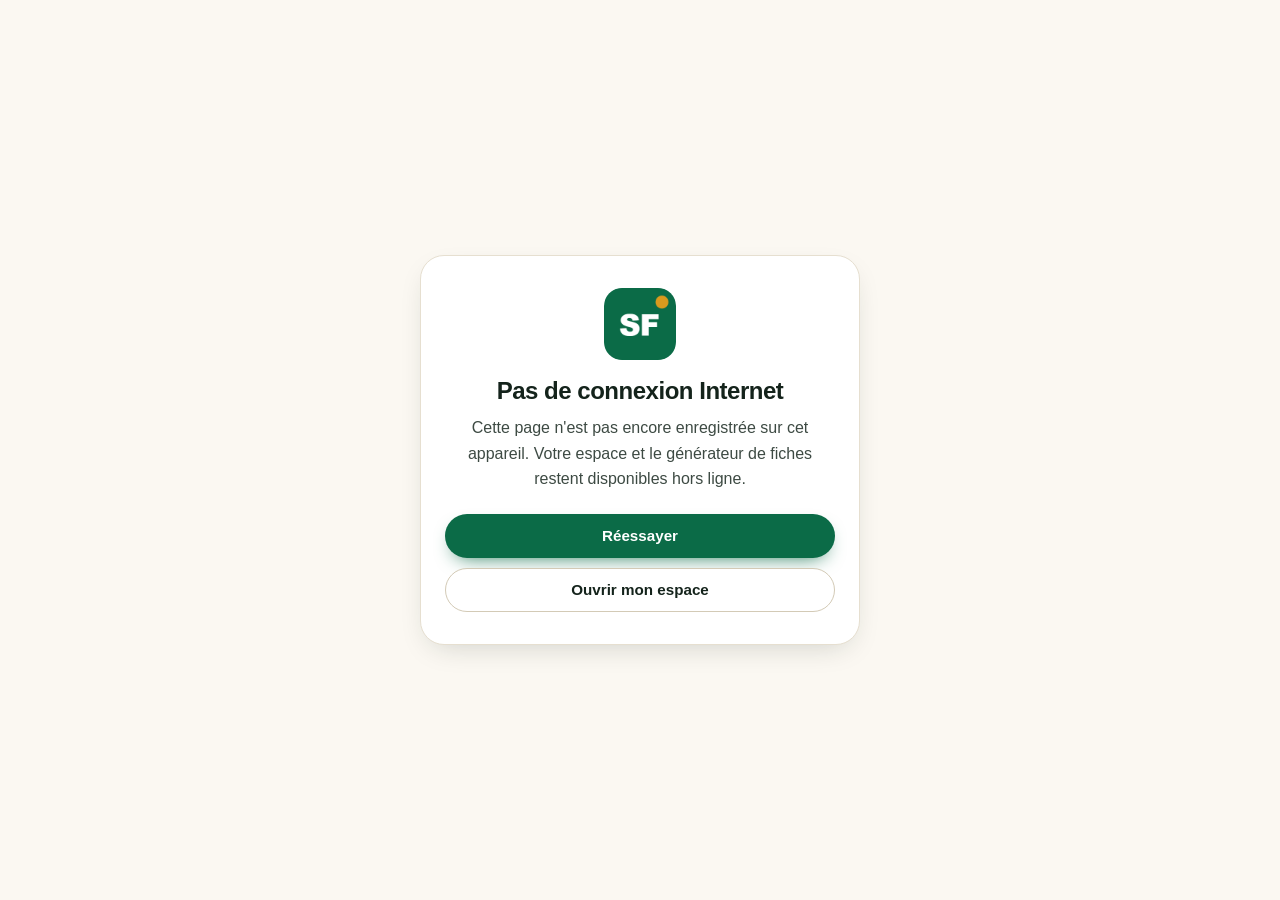
<file: offline.html>
<!DOCTYPE html>
<html lang="fr">
<head>
<meta charset="UTF-8">
<meta name="viewport" content="width=device-width, initial-scale=1">
<title>Hors ligne · SUÑU FICHES</title>
<meta name="robots" content="noindex">
<meta name="theme-color" content="#0B6B47">
<link rel="icon" href="assets/icons/icon.svg" type="image/svg+xml">
<link rel="stylesheet" href="assets/css/sunu.css">
<style>
  .offline { min-height: 100vh; min-height: 100dvh; display: grid; place-items: center; padding: 24px 16px; background: var(--bg); }
  .offline-card { max-width: 440px; text-align: center; background: var(--surface); border: 1px solid var(--line); border-radius: 24px; padding: 32px 24px; box-shadow: var(--shadow-md); }
  .offline-card img { width: 72px; height: 72px; border-radius: 18px; margin: 0 auto 18px; display: block; }
  .offline-card h1 { font-size: 1.5rem; margin-bottom: 10px; }
  .offline-card p { color: var(--ink-2); margin-bottom: 22px; }
  .offline-actions { display: grid; gap: 10px; }
</style>
</head>
<body>
<main class="offline">
  <div class="offline-card">
    <img src="assets/icons/icon-192.png" alt="" width="72" height="72">
    <h1>Pas de connexion Internet</h1>
    <p>Cette page n'est pas encore enregistrée sur cet appareil. Votre espace et le générateur de fiches restent disponibles hors ligne.</p>
    <div class="offline-actions">
      <button type="button" class="btn btn-primary btn-block" id="retry">Réessayer</button>
      <a class="btn btn-outline btn-block" href="accueil.html">Ouvrir mon espace</a>
    </div>
  </div>
</main>
<script>
  document.getElementById('retry').addEventListener('click', function () { window.location.reload(); });
  window.addEventListener('online', function () { window.location.reload(); });
</script>
</body>
</html>
</file>
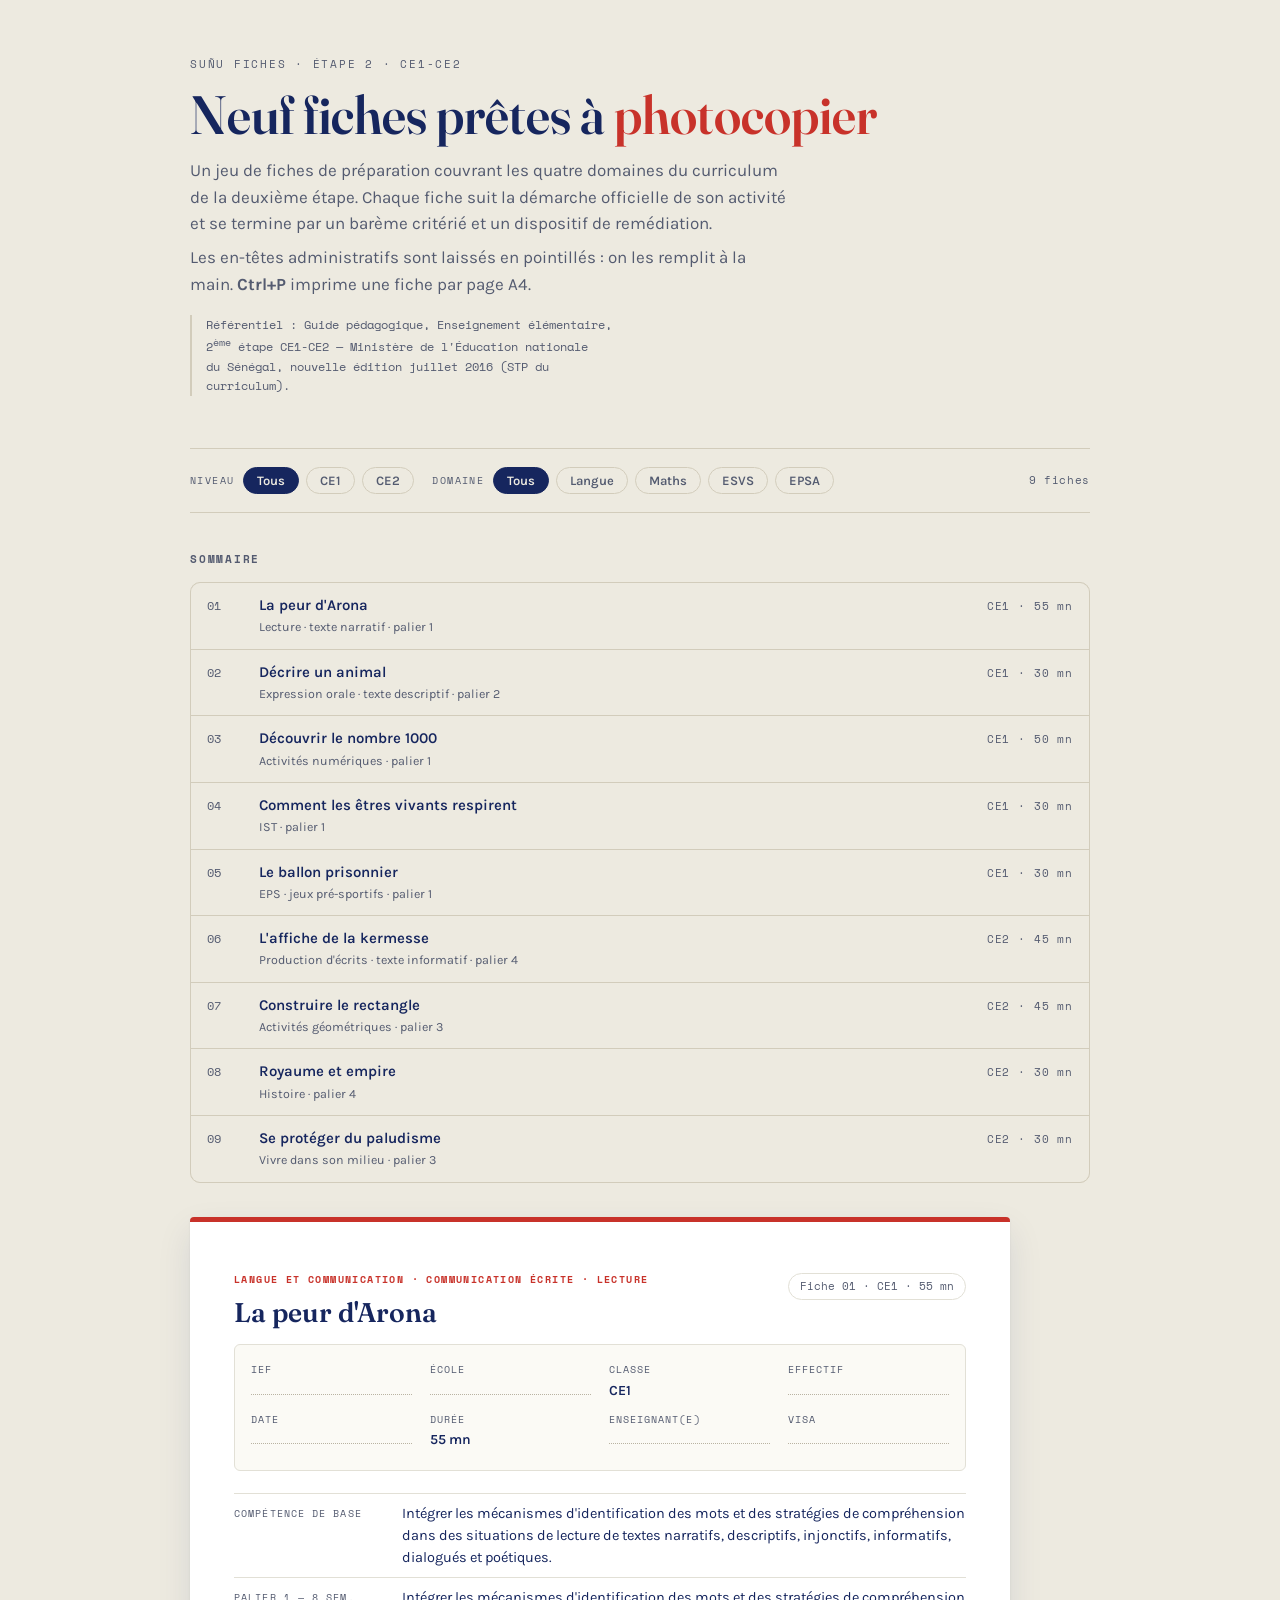
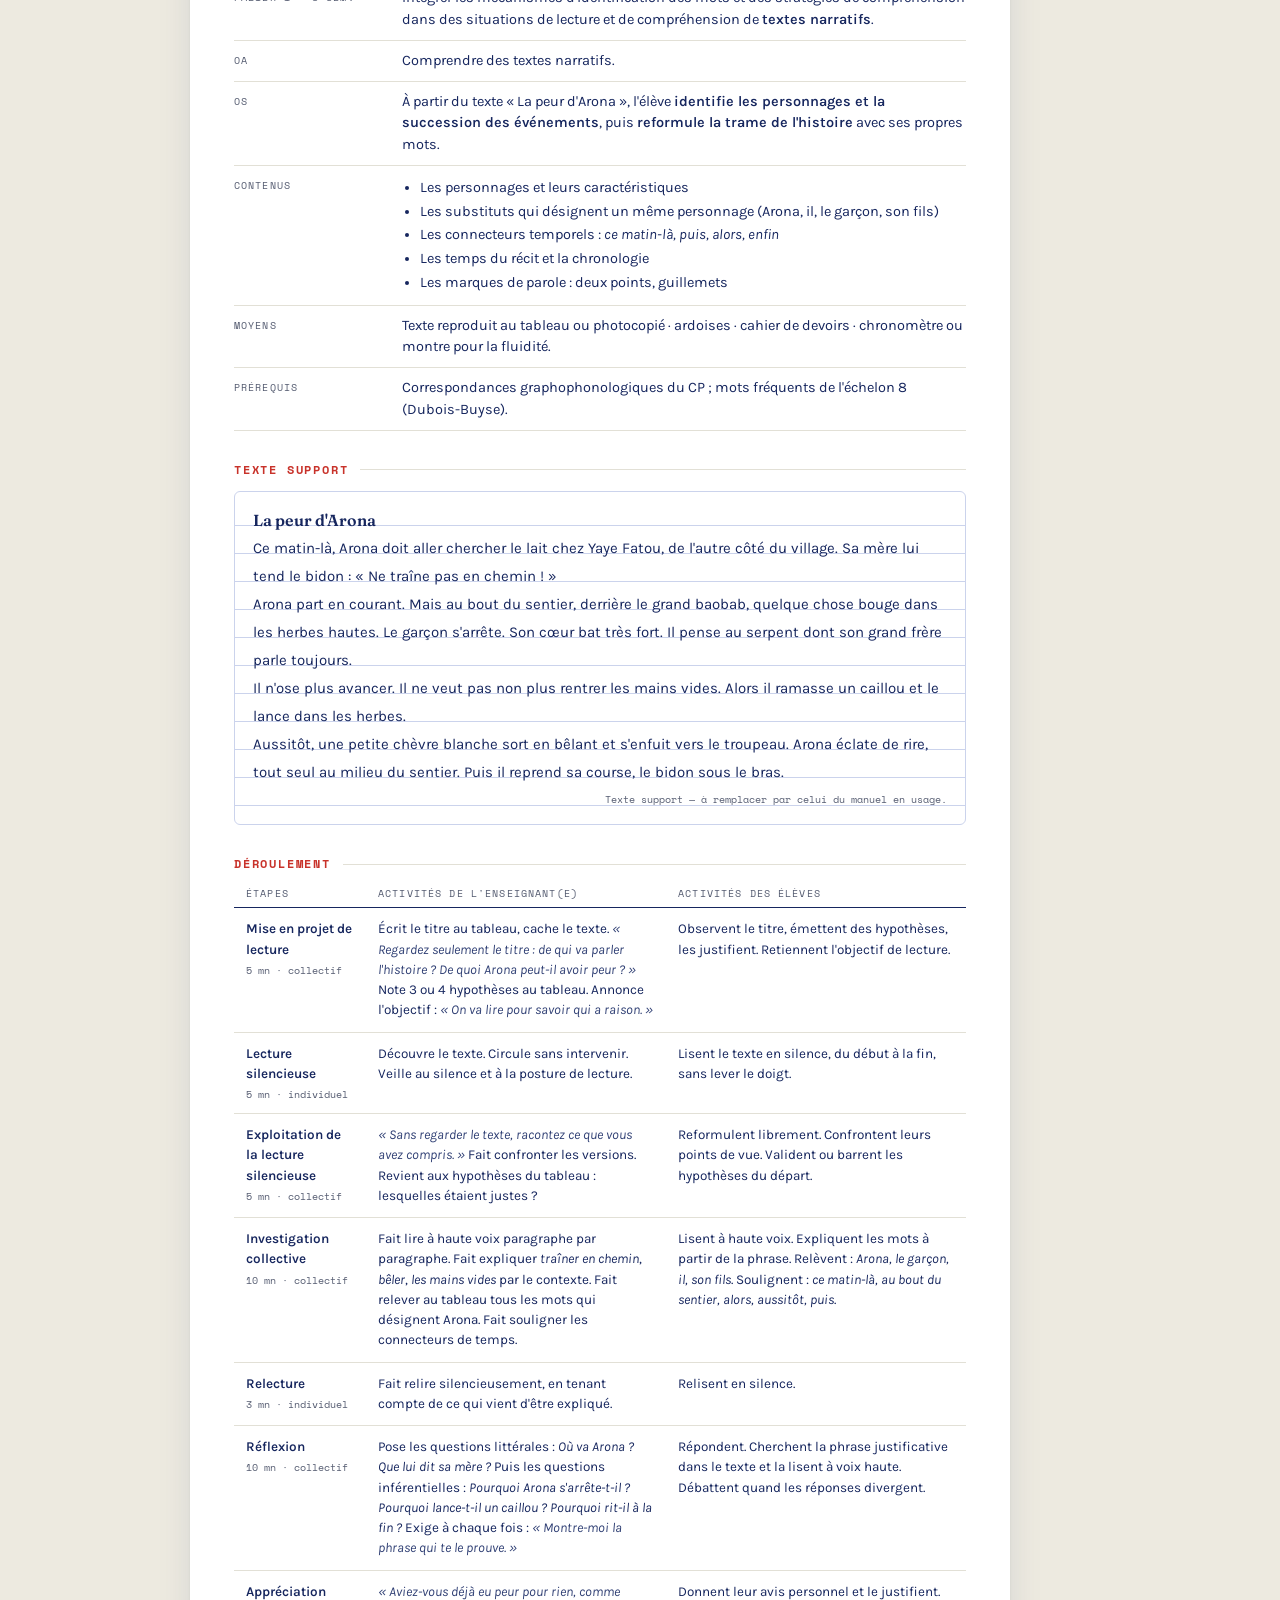
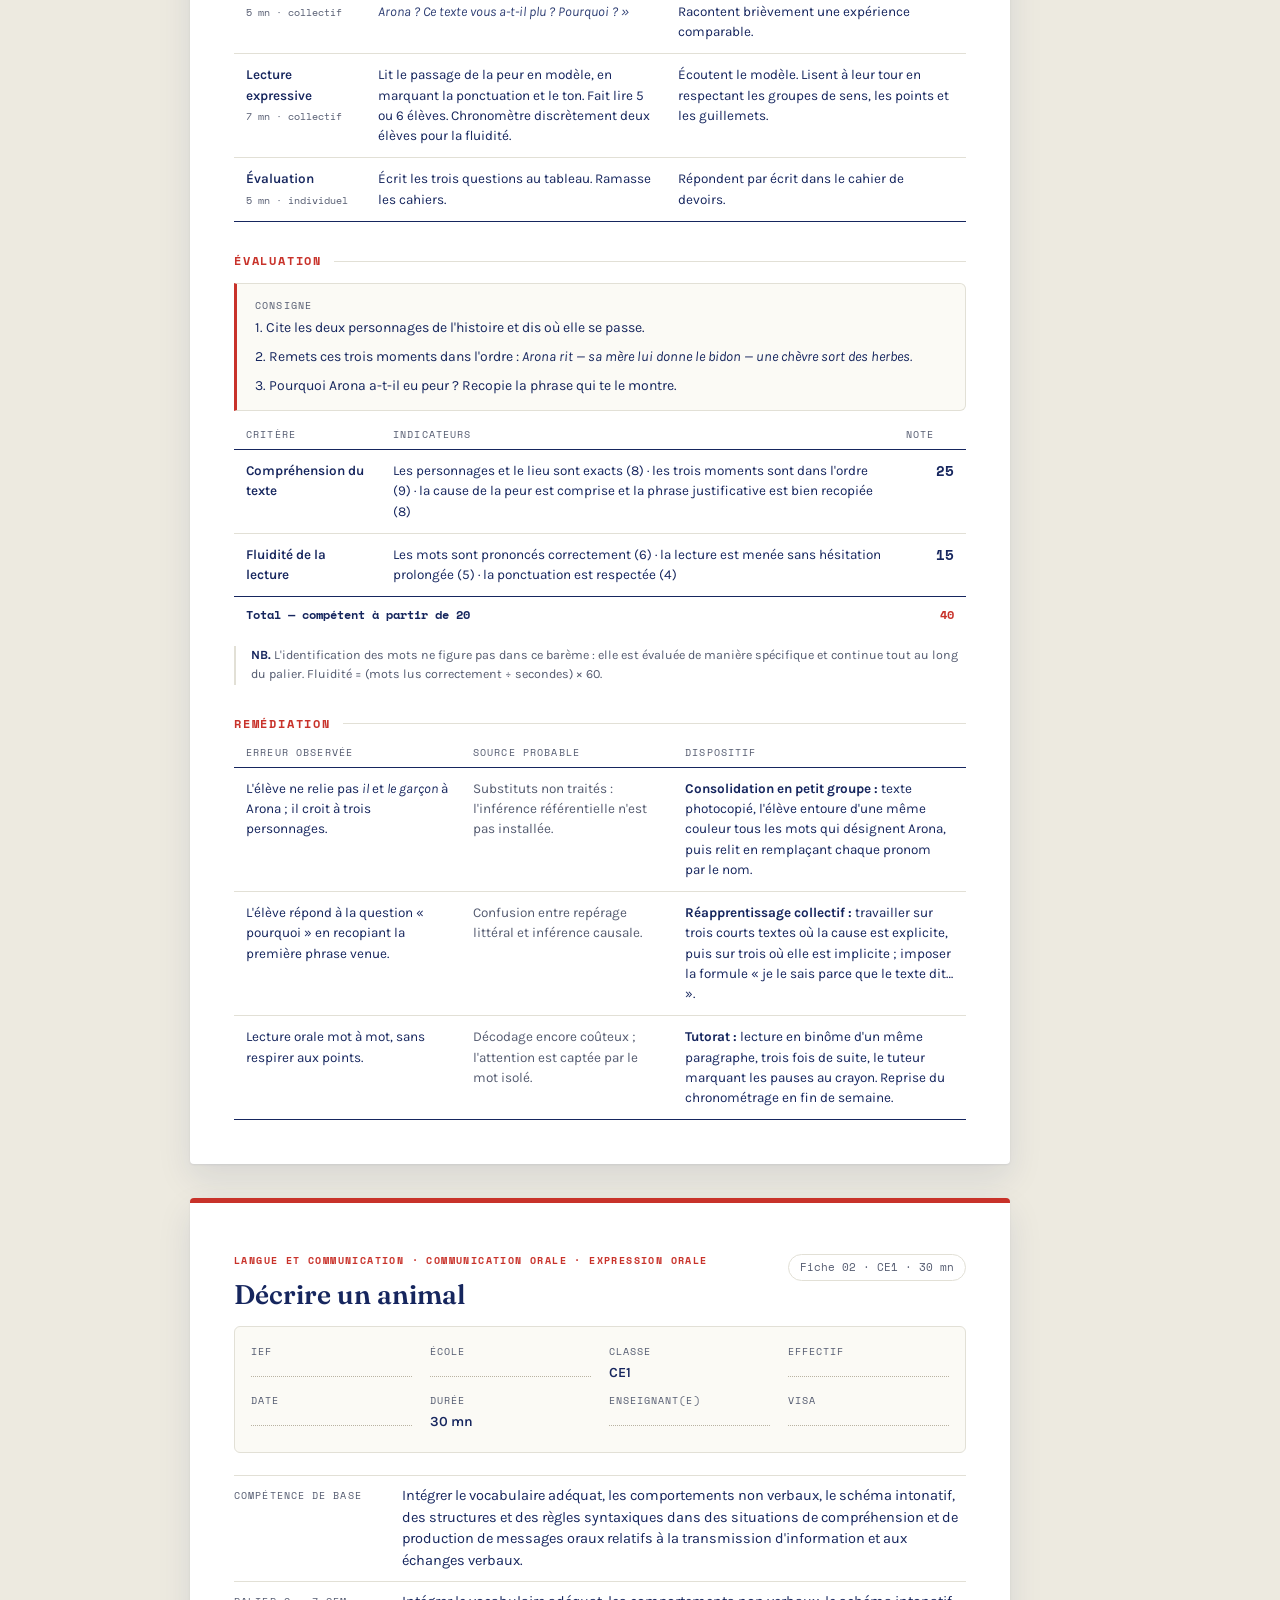
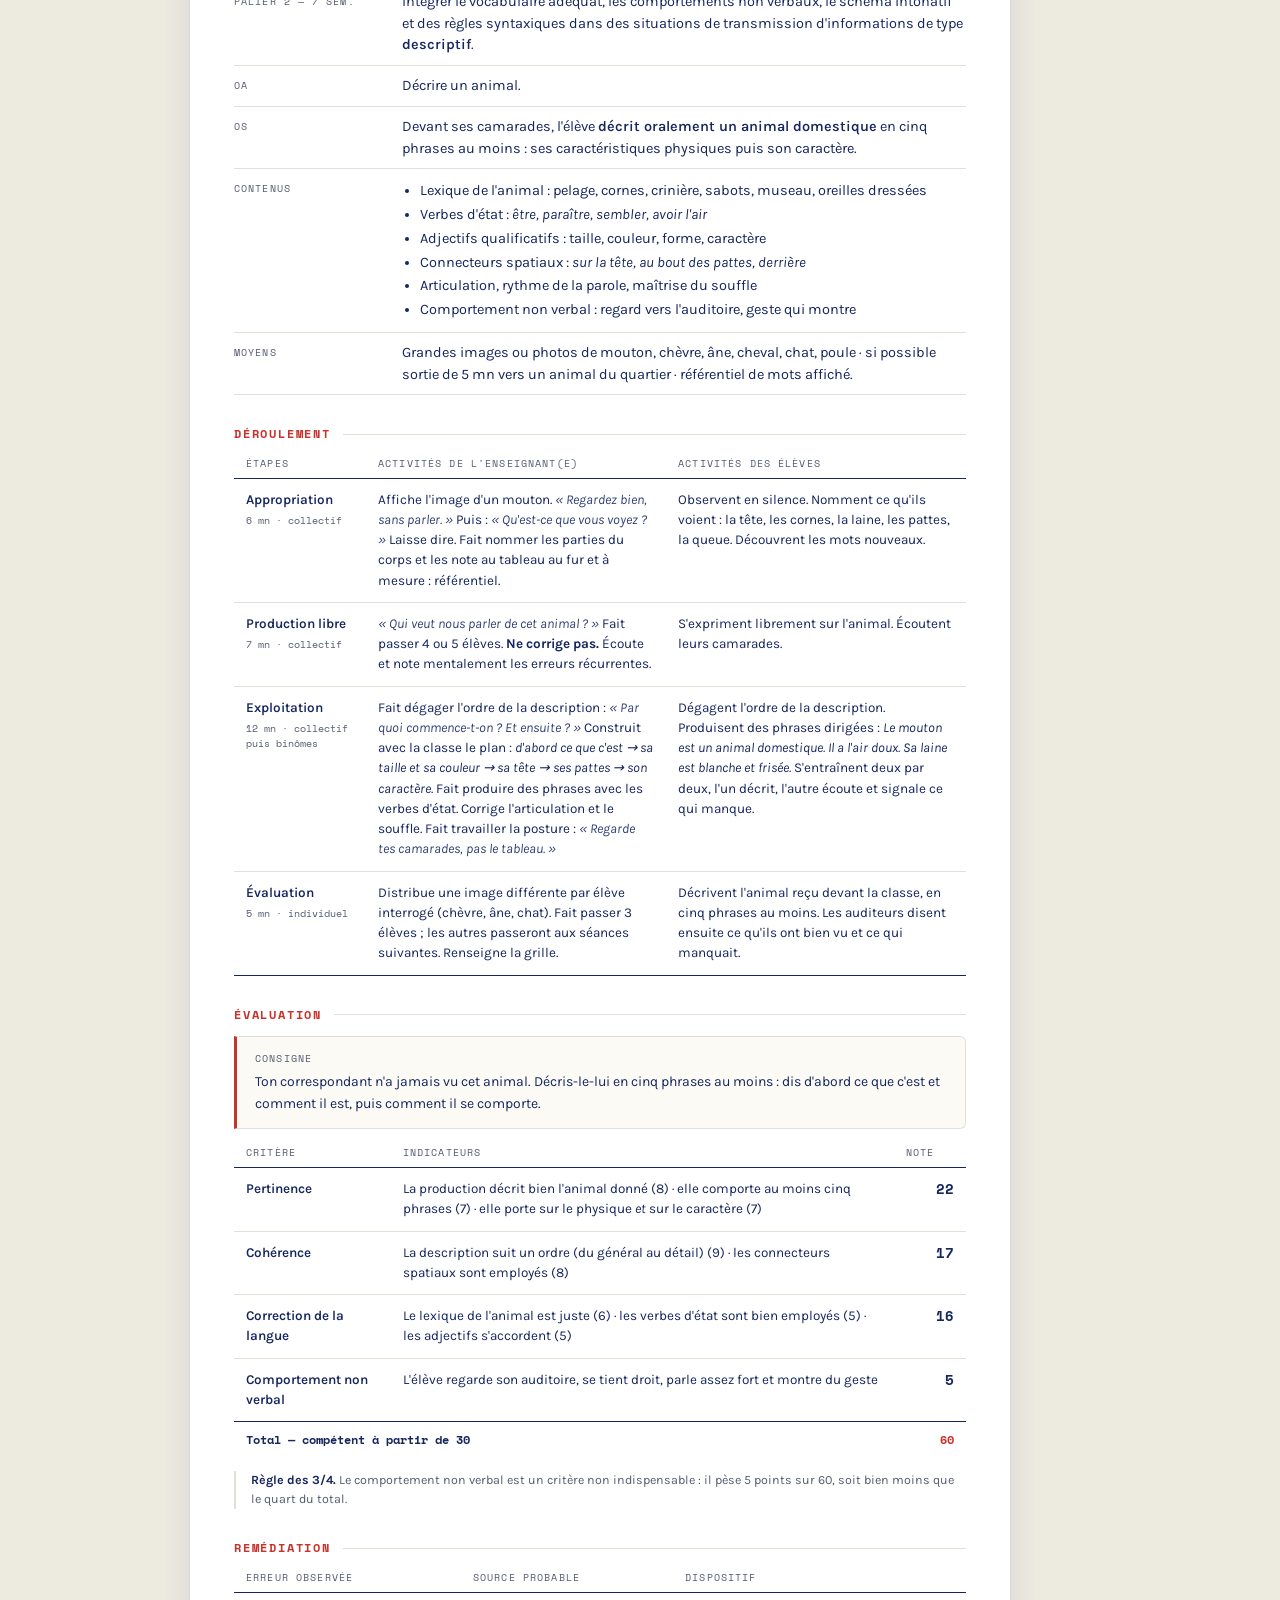
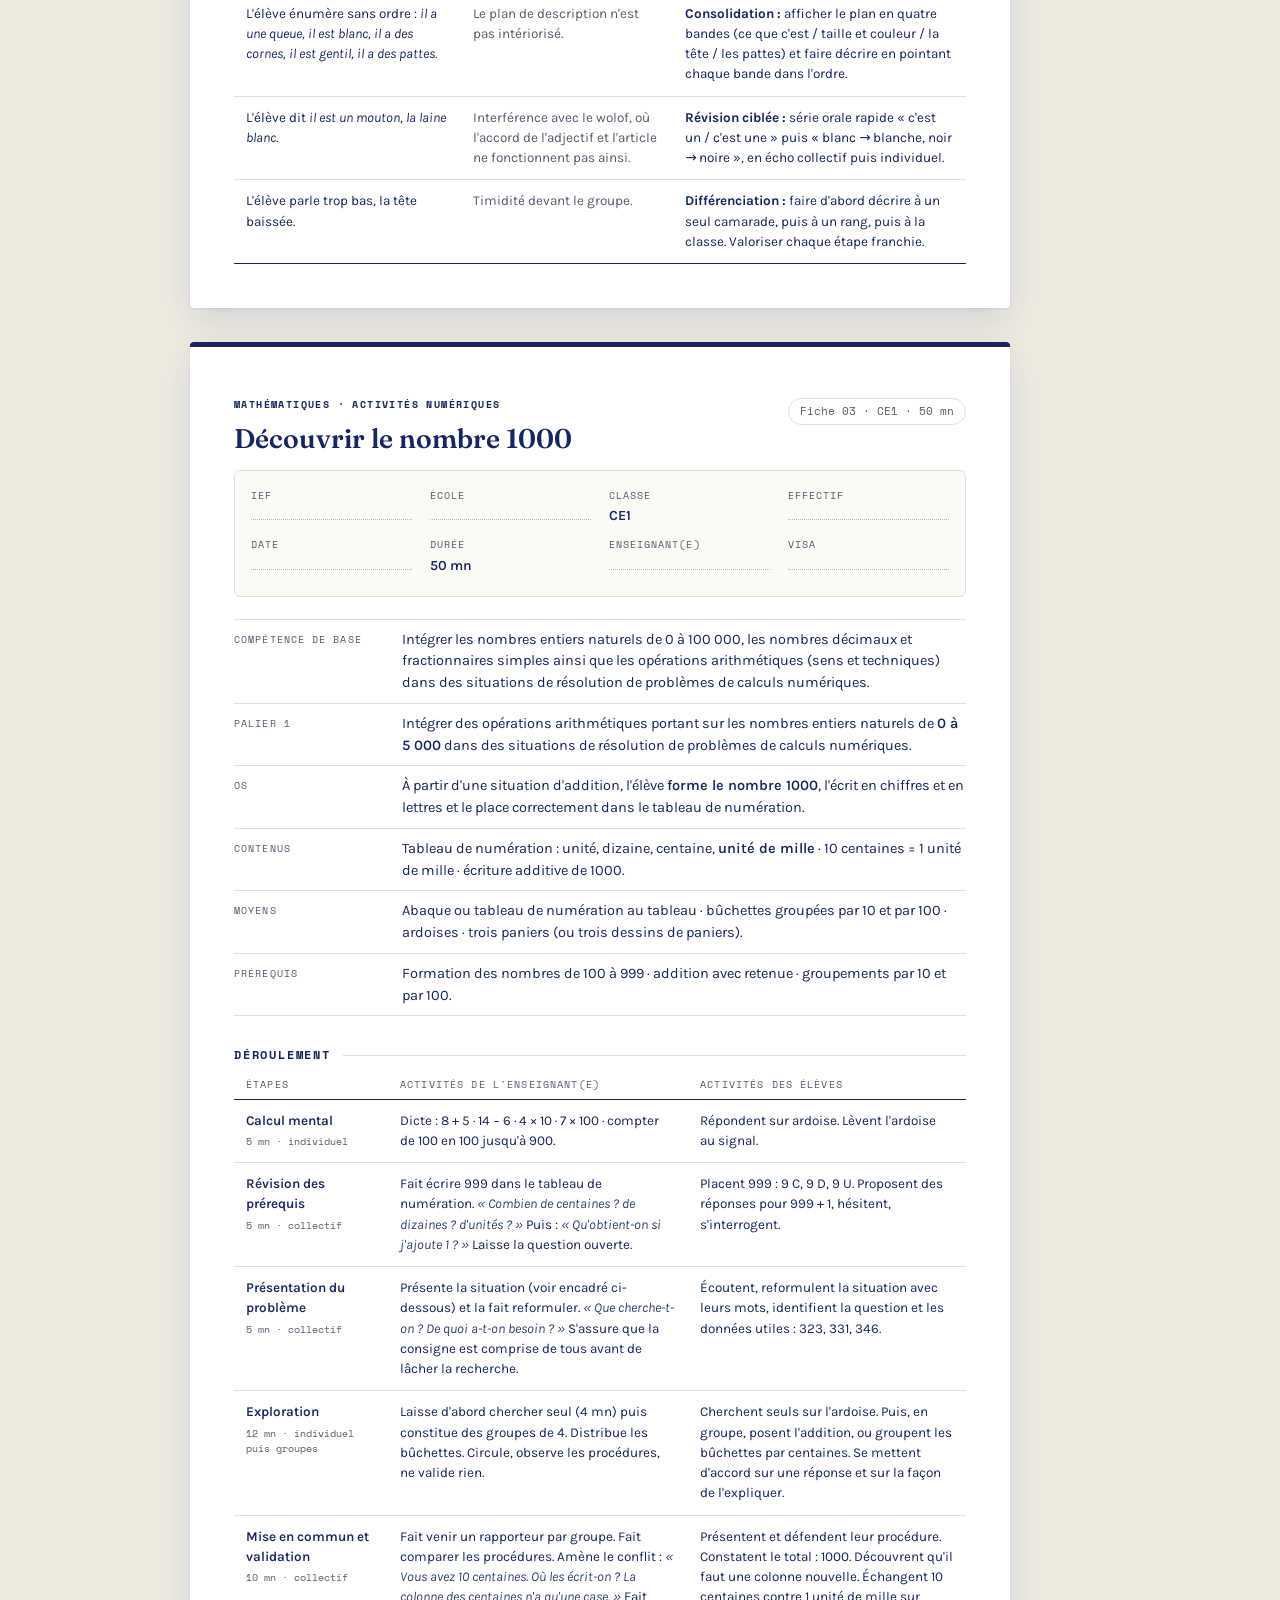
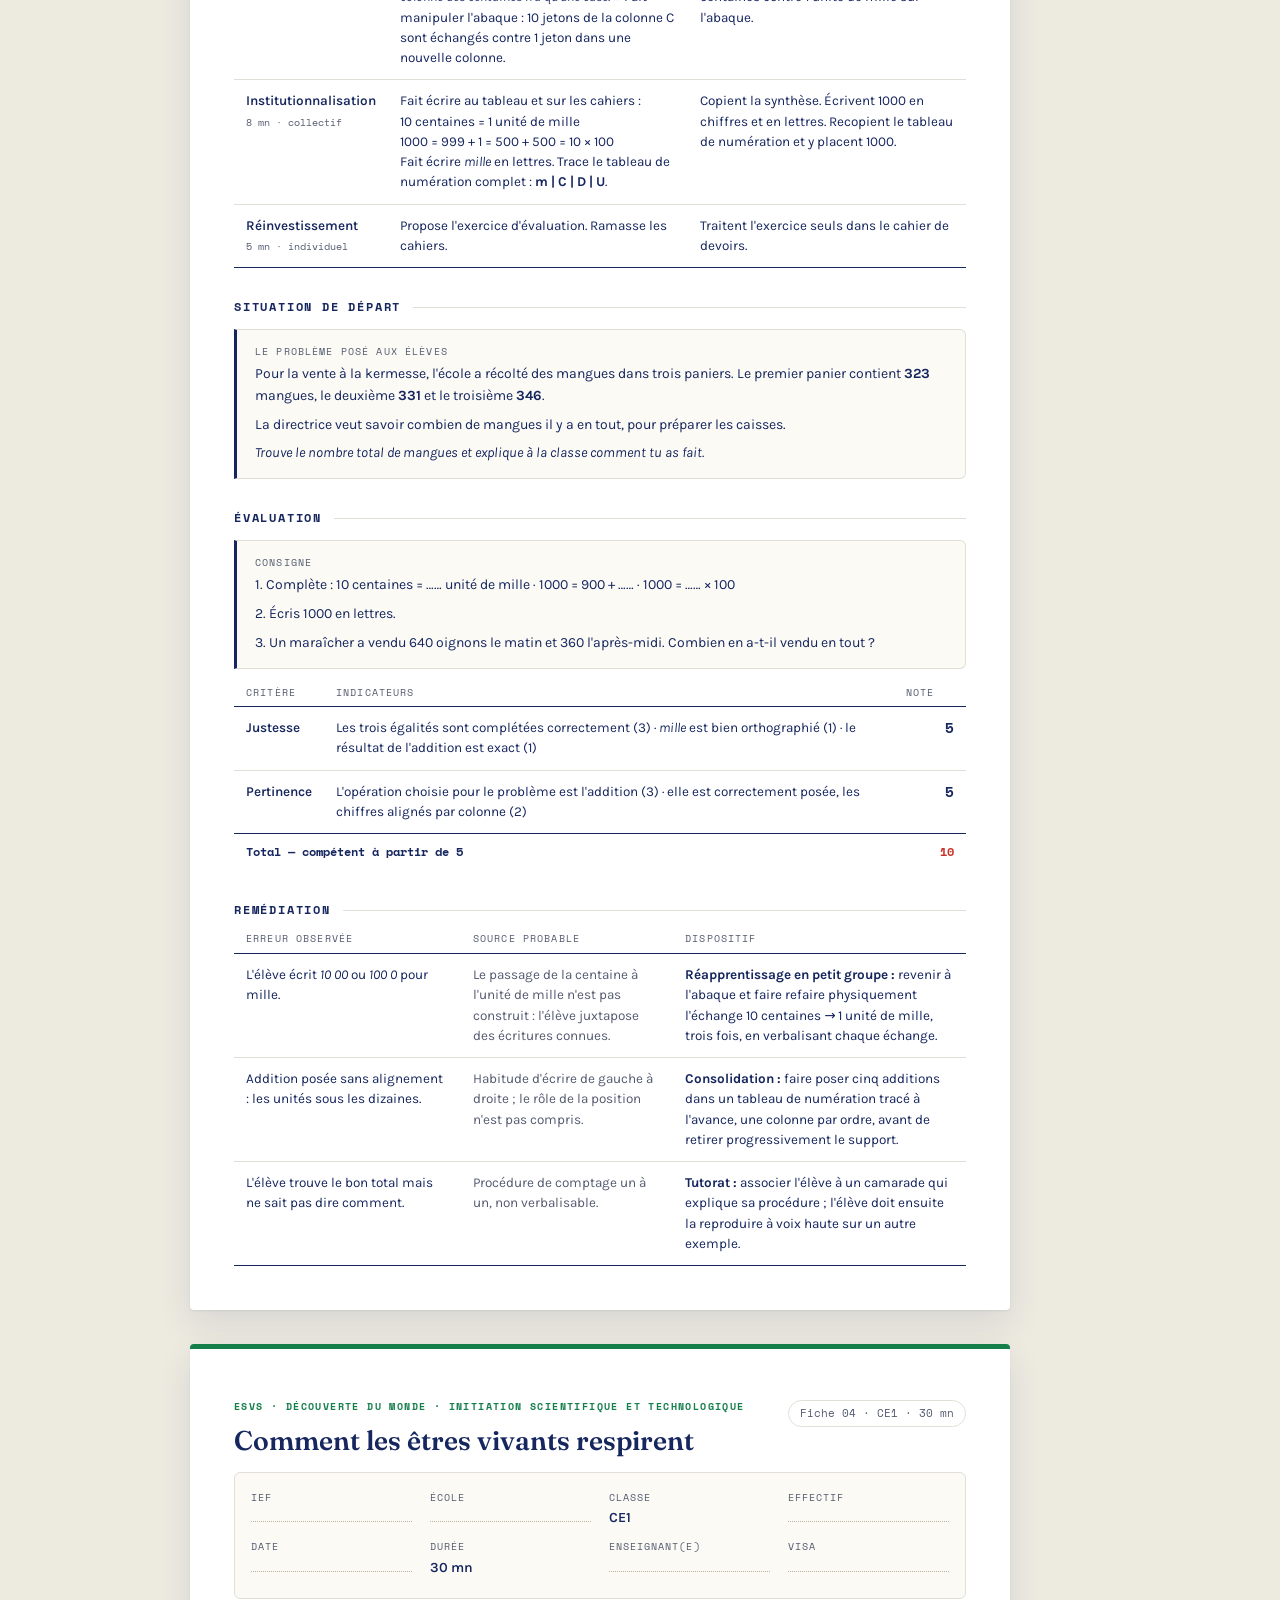
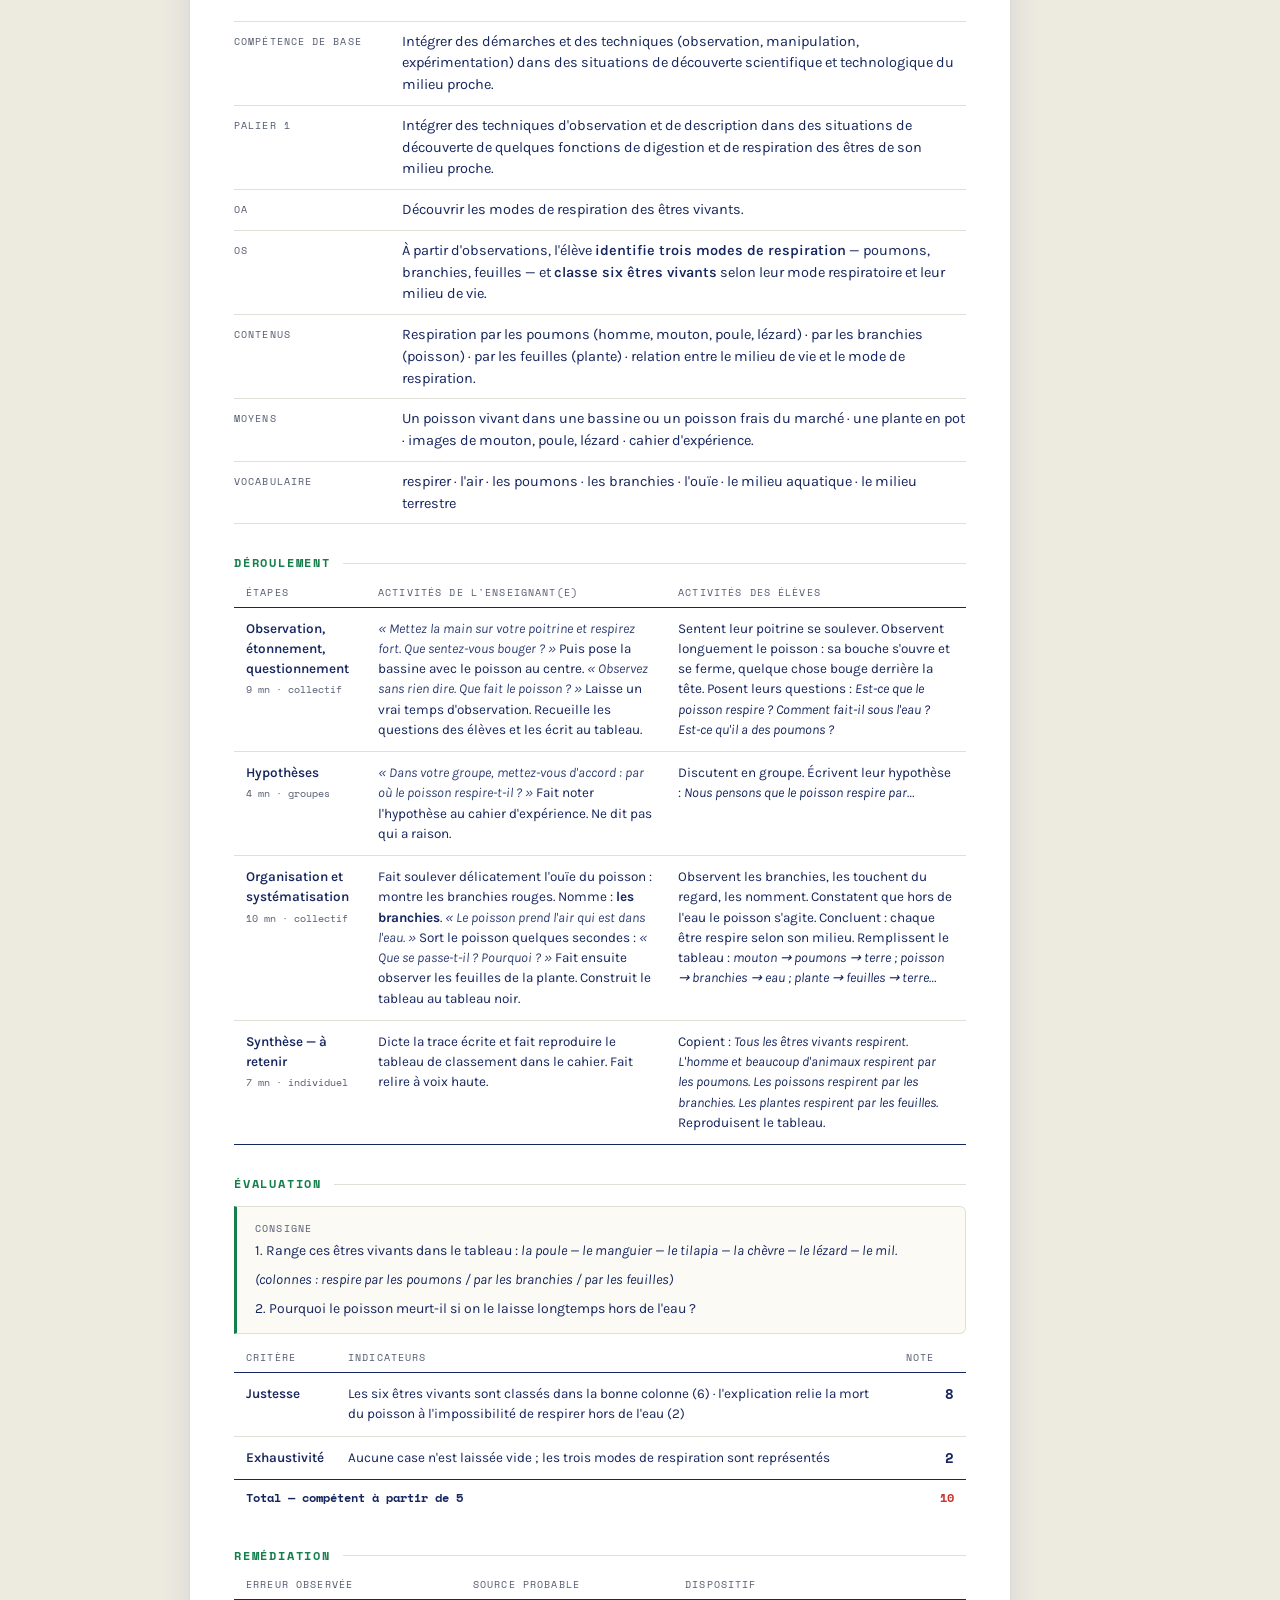
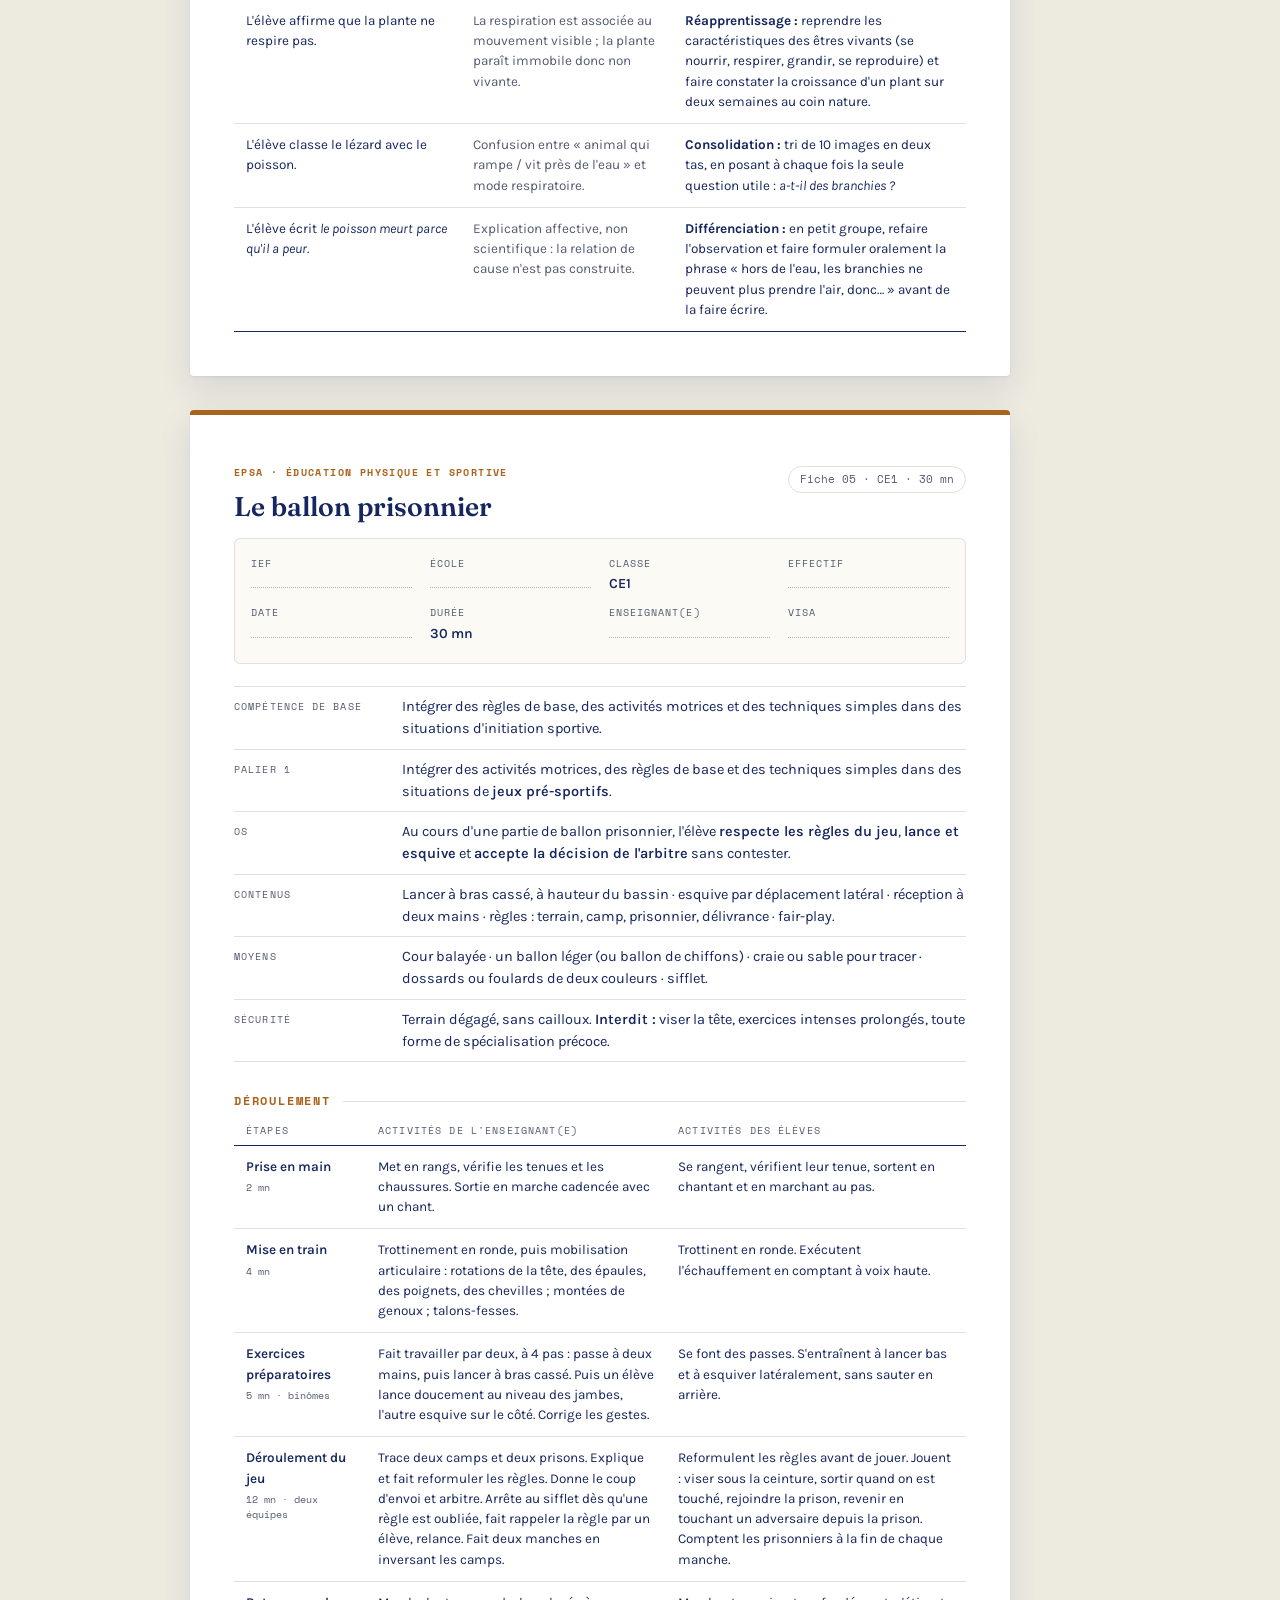
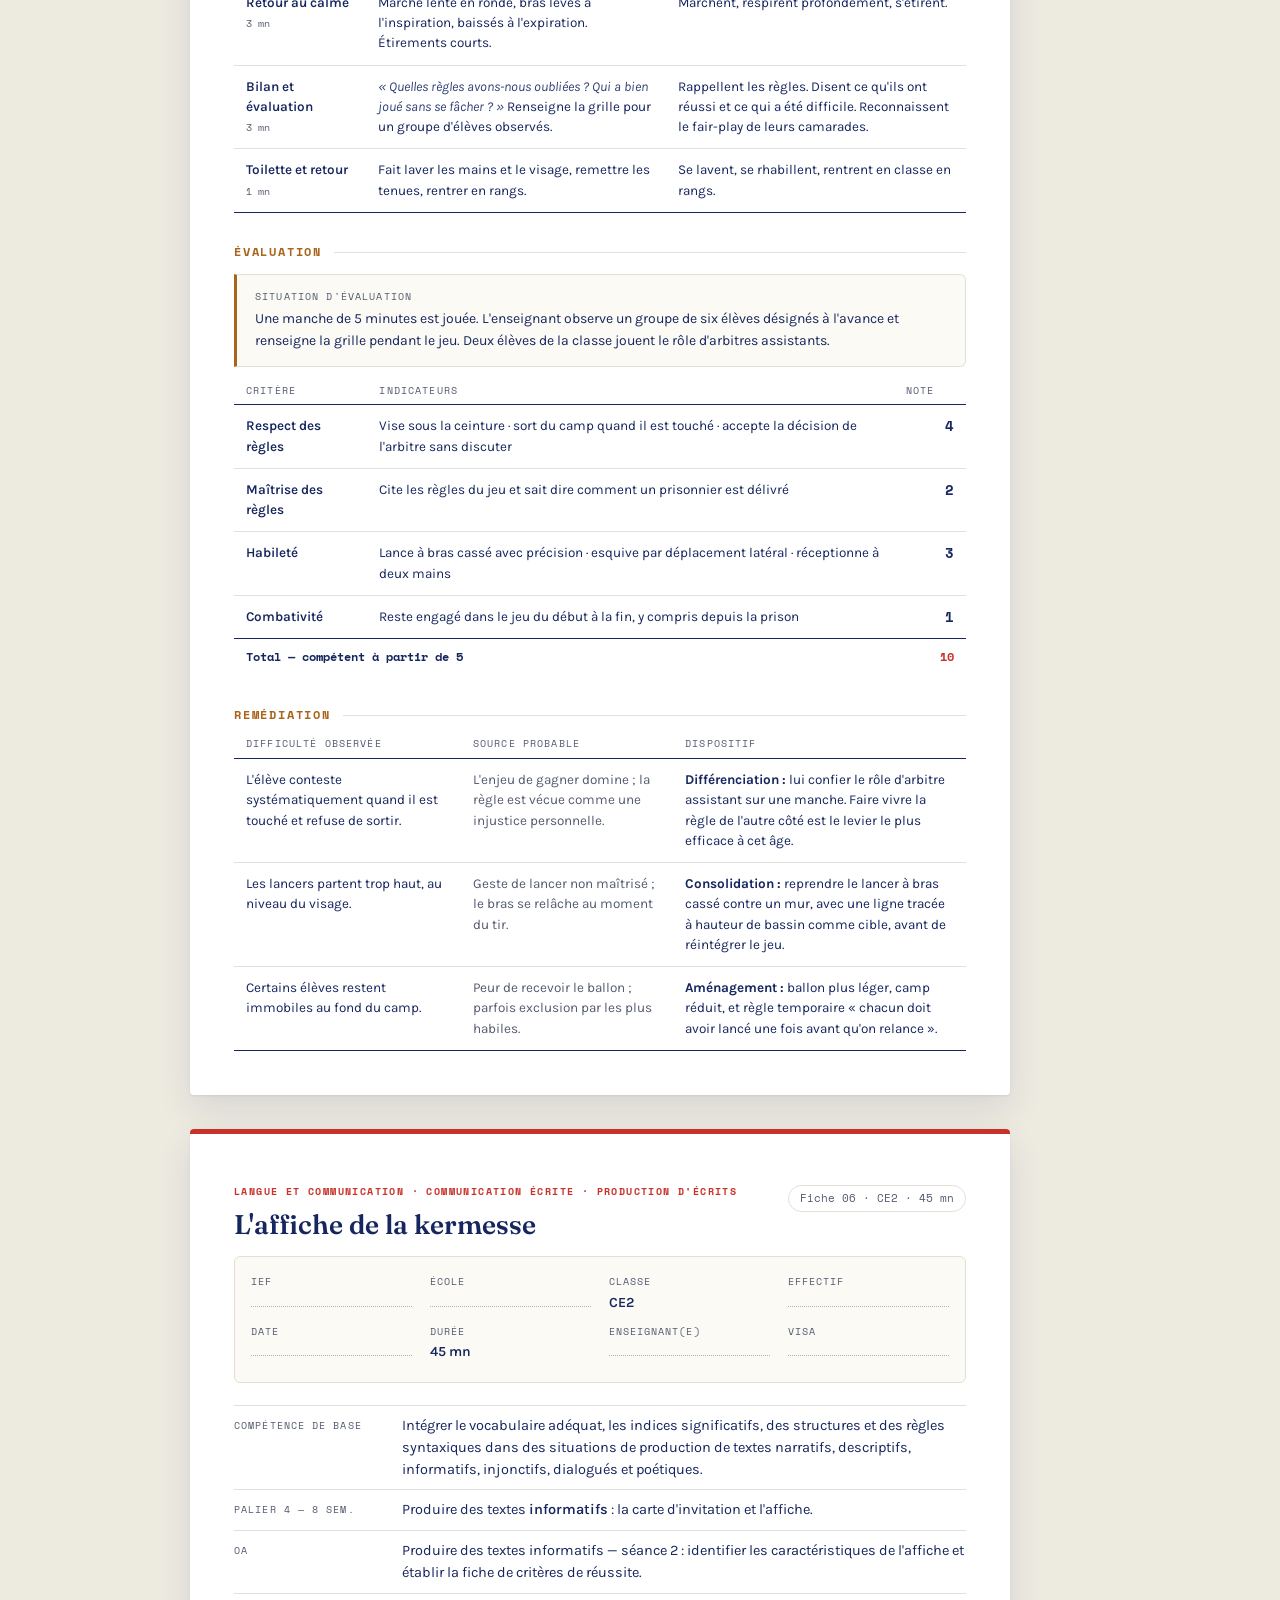
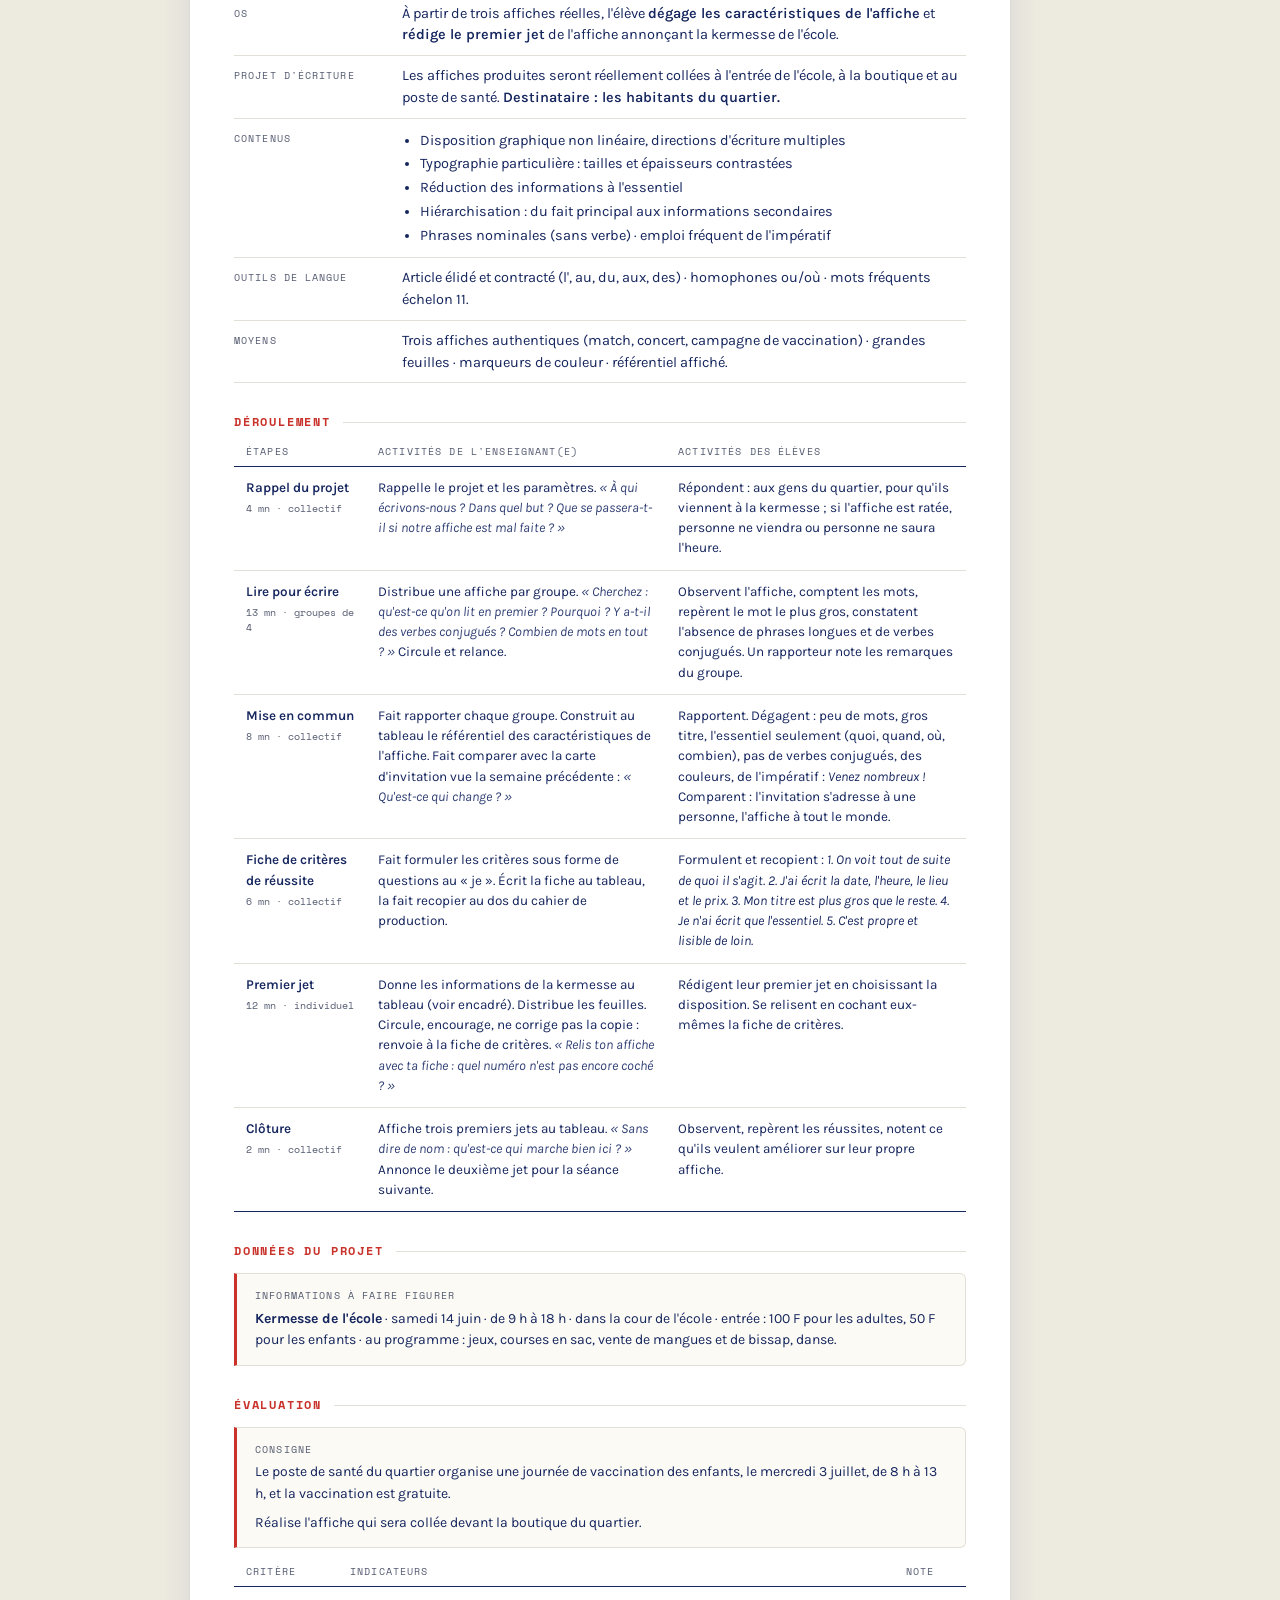
<file: fiches/cahier-fiches-ce1-ce2.html>
<!DOCTYPE html>
<html lang="fr">
<head>
<meta charset="UTF-8">
<meta name="viewport" content="width=device-width, initial-scale=1">
<title>Cahier de fiches CE1-CE2</title>
<link rel="preconnect" href="https://fonts.googleapis.com">
<link rel="preconnect" href="https://fonts.gstatic.com" crossorigin>
<link rel="stylesheet" href="https://fonts.googleapis.com/css2?family=Fraunces:opsz,wght@9..144,400;9..144,600;9..144,700&family=Karla:wght@400;500;600;700&family=Space+Mono:wght@400;700&display=swap">

<style>
:root{
  --ink:#16265E; --ink-soft:#2E3E73; --paper:#FBFAF5; --paper-2:#FFFFFF;
  --seyes:#CBD3EC; --rouge:#C8322A; --vert:#157F4C; --graphite:#545B70;
  --hairline:#E2E0D6; --ocre:#A8641C;
  --f-display:"Fraunces",Georgia,serif;
  --f-body:"Karla",system-ui,-apple-system,sans-serif;
  --f-mono:"Space Mono",ui-monospace,monospace;
  --r:14px;

  /* le « bureau » : seul le shell change de thème, la feuille reste du papier */
  --desk:#EDEAE0;
  --desk-2:#E3DFD2;
  --desk-ink:#16265E;
  --desk-soft:#545B70;
  --desk-line:#D2CCBB;
  --shadow:0 1px 2px rgba(22,38,94,.08), 0 14px 34px rgba(22,38,94,.10);
}
@media (prefers-color-scheme: dark){
  :root:not([data-theme="light"]){
    --desk:#191B21; --desk-2:#22252D; --desk-ink:#F2EFE6; --desk-soft:#A6A9B4;
    --desk-line:#33373F;
    --shadow:0 1px 2px rgba(0,0,0,.5), 0 18px 44px rgba(0,0,0,.45);
  }
}
:root[data-theme="dark"]{
  --desk:#191B21; --desk-2:#22252D; --desk-ink:#F2EFE6; --desk-soft:#A6A9B4;
  --desk-line:#33373F;
  --shadow:0 1px 2px rgba(0,0,0,.5), 0 18px 44px rgba(0,0,0,.45);
}

*{box-sizing:border-box}
body{
  margin:0; background:var(--desk); color:var(--desk-ink);
  font-family:var(--f-body); font-size:16px; line-height:1.55;
  -webkit-font-smoothing:antialiased;
}

/* ─────────── chrome ─────────── */
.wrap{max-width:940px; margin:0 auto; padding:0 20px 90px}

.masthead{padding:56px 0 26px}
.eyebrow{
  font-family:var(--f-mono); font-size:11px; letter-spacing:.16em;
  text-transform:uppercase; color:var(--desk-soft); margin:0 0 14px;
}
.masthead h1{
  font-family:var(--f-display); font-weight:600; font-size:clamp(34px,6vw,54px);
  line-height:1.04; margin:0 0 14px; text-wrap:balance;
  font-variation-settings:"opsz" 100;
}
.masthead h1 em{font-style:normal; color:var(--rouge)}
:root[data-theme="dark"] .masthead h1 em{color:#F07A6F}
@media (prefers-color-scheme:dark){:root:not([data-theme="light"]) .masthead h1 em{color:#F07A6F}}
.lede{max-width:60ch; color:var(--desk-soft); font-size:17px; margin:0 0 8px}
.src{
  font-family:var(--f-mono); font-size:11.5px; line-height:1.7;
  color:var(--desk-soft); max-width:62ch; margin:18px 0 0;
  border-left:2px solid var(--desk-line); padding-left:14px;
}

.toolbar{
  position:sticky; top:0; z-index:20; margin:26px 0 0;
  background:color-mix(in srgb, var(--desk) 86%, transparent);
  backdrop-filter:blur(8px);
  border-top:1px solid var(--desk-line); border-bottom:1px solid var(--desk-line);
  padding:12px 0; display:flex; flex-wrap:wrap; gap:18px; align-items:center;
}
.grp{display:flex; gap:7px; align-items:center; flex-wrap:wrap}
.grp > span{
  font-family:var(--f-mono); font-size:10px; letter-spacing:.14em;
  text-transform:uppercase; color:var(--desk-soft); margin-right:2px;
}
button.chip{
  font-family:var(--f-body); font-weight:600; font-size:13px;
  padding:5px 13px; border-radius:999px; cursor:pointer;
  border:1px solid var(--desk-line); background:transparent; color:var(--desk-soft);
  transition:background .15s, color .15s, border-color .15s;
}
button.chip:hover{border-color:var(--desk-ink); color:var(--desk-ink)}
button.chip[aria-pressed="true"]{
  background:var(--desk-ink); color:var(--desk); border-color:var(--desk-ink);
}
button.chip:focus-visible{outline:2px solid var(--rouge); outline-offset:2px}
.count{
  margin-left:auto; font-family:var(--f-mono); font-size:11px;
  color:var(--desk-soft); letter-spacing:.06em;
}

/* ─────────── sommaire ─────────── */
.sommaire{margin:38px 0 10px}
.sommaire h2{
  font-family:var(--f-mono); font-size:11px; letter-spacing:.16em;
  text-transform:uppercase; color:var(--desk-soft); font-weight:700; margin:0 0 14px;
}
.toc{list-style:none; margin:0; padding:0; display:grid; gap:1px; background:var(--desk-line);
  border:1px solid var(--desk-line); border-radius:10px; overflow:hidden}
.toc li{background:var(--desk)}
.toc a{
  display:grid; grid-template-columns:38px 1fr auto; gap:14px; align-items:baseline;
  padding:11px 16px; text-decoration:none; color:var(--desk-ink);
}
.toc a:hover{background:var(--desk-2)}
.toc a:focus-visible{outline:2px solid var(--rouge); outline-offset:-2px}
.toc .n{font-family:var(--f-mono); font-size:12px; color:var(--desk-soft)}
.toc .t{font-weight:600; font-size:15px}
.toc .t small{display:block; font-weight:400; font-size:12.5px; color:var(--desk-soft); margin-top:1px}
.toc .m{font-family:var(--f-mono); font-size:10.5px; letter-spacing:.08em; color:var(--desk-soft); text-align:right}

/* ─────────── la feuille ─────────── */
.sheet{
  background:var(--paper-2); color:var(--ink);
  border-radius:4px; box-shadow:var(--shadow);
  padding:40px 44px 44px; margin:34px 0;
  border-top:5px solid var(--dom, var(--ink));
  max-width:820px;
}
.sheet[hidden]{display:none}

.sheet h2, .sheet h3{font-family:var(--f-display); font-variation-settings:"opsz" 40}

.fiche-head{
  display:flex; justify-content:space-between; align-items:flex-start;
  gap:22px; flex-wrap:wrap; margin-bottom:16px;
}
.fiche-head .tag{
  font-family:var(--f-mono); font-size:10px; letter-spacing:.14em;
  text-transform:uppercase; color:var(--dom, var(--ink)); font-weight:700;
}
.fiche-head h2{
  font-size:27px; font-weight:600; line-height:1.15; margin:5px 0 0; max-width:26ch;
  text-wrap:balance;
}
.fiche-no{
  font-family:var(--f-mono); font-size:11px; color:var(--graphite);
  border:1px solid var(--hairline); border-radius:999px; padding:4px 11px; white-space:nowrap;
}

/* en-tête administratif à remplir */
.admin{
  display:grid; grid-template-columns:repeat(4,1fr); gap:0 18px;
  border:1px solid var(--hairline); border-radius:6px;
  padding:12px 16px 14px; margin:0 0 22px;
  background:var(--paper);
}
.admin div{padding:5px 0}
.admin dt, .admin b{
  display:block; font-family:var(--f-mono); font-size:9.5px; letter-spacing:.11em;
  text-transform:uppercase; color:var(--graphite); font-weight:400; margin-bottom:3px;
}
.admin .fill{display:block; border-bottom:1px dotted #B9B3A2; height:15px}
.admin .val{display:block; font-weight:600; font-size:14px; color:var(--ink)}
@media (max-width:640px){.admin{grid-template-columns:repeat(2,1fr)}}

/* bloc identité APC */
.apc{margin:0 0 24px}
.apc .row{
  display:grid; grid-template-columns:150px 1fr; gap:0 18px;
  padding:9px 0; border-top:1px solid var(--hairline);
}
.apc .row:last-child{border-bottom:1px solid var(--hairline)}
.apc .k{
  font-family:var(--f-mono); font-size:10px; letter-spacing:.11em;
  text-transform:uppercase; color:var(--graphite); padding-top:3px;
}
.apc .v{font-size:14.5px; line-height:1.5}
.apc .v strong{font-weight:600}
.apc ul{margin:2px 0 0; padding-left:18px}
.apc li{margin:2px 0}
@media (max-width:640px){.apc .row{grid-template-columns:1fr; gap:2px}}

.sheet h3{
  font-size:12px; font-family:var(--f-mono); font-weight:700;
  letter-spacing:.15em; text-transform:uppercase; color:var(--dom, var(--ink));
  margin:30px 0 12px; display:flex; align-items:center; gap:12px;
}
.sheet h3::after{content:""; flex:1; height:1px; background:var(--hairline)}

/* déroulement */
.scroller{overflow-x:auto; -webkit-overflow-scrolling:touch}
table{border-collapse:collapse; width:100%; min-width:620px; font-size:13.5px}
thead th{
  font-family:var(--f-mono); font-size:9.5px; letter-spacing:.12em; text-transform:uppercase;
  color:var(--graphite); font-weight:400; text-align:left; vertical-align:bottom;
  padding:0 12px 7px; border-bottom:1.5px solid var(--ink);
}
tbody td{
  padding:11px 12px; vertical-align:top; border-bottom:1px solid var(--hairline);
  line-height:1.5;
}
tbody tr:last-child td{border-bottom:1.5px solid var(--ink)}
td.step{width:132px; color:var(--ink)}
td.step b{display:block; font-weight:600; font-size:13.5px}
td.step span{
  display:block; font-family:var(--f-mono); font-size:10px;
  color:var(--graphite); margin-top:3px;
}
td.maitre{width:41%}
td p{margin:0 0 6px}
td p:last-child{margin-bottom:0}
td ul{margin:0; padding-left:16px}
td li{margin:2px 0}
.say{color:var(--ink-soft); font-style:italic}
.say::before{content:"« "} .say::after{content:" »"}

/* barème */
table.bareme{min-width:480px}
table.bareme td.pts{
  text-align:right; font-family:var(--f-mono); font-weight:700;
  font-variant-numeric:tabular-nums; width:72px; color:var(--ink);
}
table.bareme tfoot td{
  padding:9px 12px; font-weight:700; border:0;
  font-family:var(--f-mono); font-size:12px;
}
table.bareme tfoot td.pts{color:var(--rouge)}
.crit{font-weight:600}
.indic{display:block; color:var(--graphite); font-size:12.5px; margin-top:2px}

/* consigne encadrée */
.consigne{
  border:1px solid var(--hairline); border-left:3px solid var(--dom, var(--ink));
  border-radius:0 6px 6px 0; padding:14px 18px; margin:0 0 16px;
  background:var(--paper); font-size:14px;
}
.consigne b{
  display:block; font-family:var(--f-mono); font-size:9.5px; letter-spacing:.12em;
  text-transform:uppercase; color:var(--graphite); font-weight:400; margin-bottom:5px;
}
.consigne p{margin:0 0 7px} .consigne p:last-child{margin:0}

/* texte support */
.support{
  background:var(--paper-2);
  background-image:repeating-linear-gradient(to bottom,
    transparent 0, transparent 27px, var(--seyes) 27px, var(--seyes) 28px);
  background-position:0 6px;
  border:1px solid var(--seyes); border-radius:6px;
  padding:14px 18px 10px; margin:0 0 16px;
  font-size:15px; line-height:28px;
}
.support h4{
  margin:0 0 0; font-family:var(--f-display); font-size:16px; font-weight:600;
  line-height:28px;
}
.support p{margin:0; line-height:28px}
.support .credit{
  font-family:var(--f-mono); font-size:10px; color:var(--graphite);
  line-height:28px; text-align:right;
}

/* remédiation */
table.remed{min-width:560px}
table.remed td:first-child{width:31%}
table.remed td:nth-child(2){width:29%; color:var(--graphite)}

.note{
  font-size:12.5px; color:var(--graphite); margin:12px 0 0;
  padding-left:15px; border-left:2px solid var(--hairline);
}
.note b{color:var(--ink)}

.empty{
  text-align:center; padding:60px 20px; color:var(--desk-soft);
  font-family:var(--f-mono); font-size:13px;
}
.empty[hidden]{display:none}

.colophon{
  margin-top:56px; padding-top:22px; border-top:1px solid var(--desk-line);
  font-family:var(--f-mono); font-size:11px; line-height:1.8; color:var(--desk-soft);
}

@media (max-width:700px){
  .sheet{padding:28px 20px 32px; border-radius:0; margin-left:-20px; margin-right:-20px}
  .fiche-head h2{font-size:22px}
}

/* ─────────── impression ─────────── */
@media print{
  @page{size:A4 portrait; margin:12mm 13mm}
  body{background:#fff; color:#000; font-size:10.5pt}
  .masthead, .toolbar, .sommaire, .colophon, .empty{display:none !important}
  .wrap{max-width:none; padding:0}
  .sheet{
    box-shadow:none; border-radius:0; margin:0; padding:0 0 8mm; max-width:none;
    border-top:3pt solid #000; padding-top:6mm;
    page-break-after:always; break-after:page;
  }
  .sheet:last-of-type{page-break-after:auto; break-after:auto}
  .sheet[hidden]{display:none !important}
  .fiche-head .tag, .sheet h3{color:#000}
  .sheet h3{margin:7mm 0 3mm}
  .scroller{overflow:visible}
  table{min-width:0 !important; font-size:9.5pt}
  tr, .consigne, .support, .admin{page-break-inside:avoid; break-inside:avoid}
  .support{background-image:none}
  a{text-decoration:none; color:#000}
}
</style>
</head>
<body>

<div class="wrap">

<header class="masthead">
  <p class="eyebrow">SUÑU FICHES · Étape 2 · CE1-CE2</p>
  <h1>Neuf fiches prêtes à <em>photocopier</em></h1>
  <p class="lede">Un jeu de fiches de préparation couvrant les quatre domaines du curriculum de la deuxième étape. Chaque fiche suit la démarche officielle de son activité et se termine par un barème critérié et un dispositif de remédiation.</p>
  <p class="lede">Les en-têtes administratifs sont laissés en pointillés : on les remplit à la main. <strong>Ctrl+P</strong> imprime une fiche par page A4.</p>
  <p class="src">Référentiel : Guide pédagogique, Enseignement élémentaire,<br>2<sup>ème</sup> étape CE1-CE2 — Ministère de l'Éducation nationale<br>du Sénégal, nouvelle édition juillet 2016 (STP du curriculum).</p>
</header>

<div class="toolbar">
  <div class="grp" id="f-niveau">
    <span>Niveau</span>
    <button type="button" class="chip" data-v="all" aria-pressed="true">Tous</button>
    <button type="button" class="chip" data-v="CE1" aria-pressed="false">CE1</button>
    <button type="button" class="chip" data-v="CE2" aria-pressed="false">CE2</button>
  </div>
  <div class="grp" id="f-domaine">
    <span>Domaine</span>
    <button type="button" class="chip" data-v="all" aria-pressed="true">Tous</button>
    <button type="button" class="chip" data-v="LC" aria-pressed="false">Langue</button>
    <button type="button" class="chip" data-v="MATH" aria-pressed="false">Maths</button>
    <button type="button" class="chip" data-v="ESVS" aria-pressed="false">ESVS</button>
    <button type="button" class="chip" data-v="EPSA" aria-pressed="false">EPSA</button>
  </div>
  <p class="count" id="count">9 fiches</p>
</div>

<section class="sommaire">
  <h2>Sommaire</h2>
  <ul class="toc" id="toc">
    <li data-niveau="CE1" data-domaine="LC"><a href="#f1"><span class="n">01</span><span class="t">La peur d'Arona<small>Lecture · texte narratif · palier 1</small></span><span class="m">CE1 · 55 mn</span></a></li>
    <li data-niveau="CE1" data-domaine="LC"><a href="#f2"><span class="n">02</span><span class="t">Décrire un animal<small>Expression orale · texte descriptif · palier 2</small></span><span class="m">CE1 · 30 mn</span></a></li>
    <li data-niveau="CE1" data-domaine="MATH"><a href="#f3"><span class="n">03</span><span class="t">Découvrir le nombre 1000<small>Activités numériques · palier 1</small></span><span class="m">CE1 · 50 mn</span></a></li>
    <li data-niveau="CE1" data-domaine="ESVS"><a href="#f4"><span class="n">04</span><span class="t">Comment les êtres vivants respirent<small>IST · palier 1</small></span><span class="m">CE1 · 30 mn</span></a></li>
    <li data-niveau="CE1" data-domaine="EPSA"><a href="#f5"><span class="n">05</span><span class="t">Le ballon prisonnier<small>EPS · jeux pré-sportifs · palier 1</small></span><span class="m">CE1 · 30 mn</span></a></li>
    <li data-niveau="CE2" data-domaine="LC"><a href="#f6"><span class="n">06</span><span class="t">L'affiche de la kermesse<small>Production d'écrits · texte informatif · palier 4</small></span><span class="m">CE2 · 45 mn</span></a></li>
    <li data-niveau="CE2" data-domaine="MATH"><a href="#f7"><span class="n">07</span><span class="t">Construire le rectangle<small>Activités géométriques · palier 3</small></span><span class="m">CE2 · 45 mn</span></a></li>
    <li data-niveau="CE2" data-domaine="ESVS"><a href="#f8"><span class="n">08</span><span class="t">Royaume et empire<small>Histoire · palier 4</small></span><span class="m">CE2 · 30 mn</span></a></li>
    <li data-niveau="CE2" data-domaine="ESVS"><a href="#f9"><span class="n">09</span><span class="t">Se protéger du paludisme<small>Vivre dans son milieu · palier 3</small></span><span class="m">CE2 · 30 mn</span></a></li>
  </ul>
</section>

<p class="empty" id="empty" hidden>Aucune fiche ne correspond à ce filtre.</p>


<!-- ══════════════════ FICHE 01 ══════════════════ -->
<article class="sheet" id="f1" data-niveau="CE1" data-domaine="LC" style="--dom:var(--rouge)">
  <div class="fiche-head">
    <div>
      <p class="tag">Langue et Communication · Communication écrite · Lecture</p>
      <h2>La peur d'Arona</h2>
    </div>
    <p class="fiche-no">Fiche 01 · CE1 · 55 mn</p>
  </div>

  <div class="admin">
    <div><b>IEF</b><span class="fill"></span></div>
    <div><b>École</b><span class="fill"></span></div>
    <div><b>Classe</b><span class="val">CE1</span></div>
    <div><b>Effectif</b><span class="fill"></span></div>
    <div><b>Date</b><span class="fill"></span></div>
    <div><b>Durée</b><span class="val">55 mn</span></div>
    <div><b>Enseignant(e)</b><span class="fill"></span></div>
    <div><b>Visa</b><span class="fill"></span></div>
  </div>

  <div class="apc">
    <div class="row"><div class="k">Compétence de base</div><div class="v">Intégrer les mécanismes d'identification des mots et des stratégies de compréhension dans des situations de lecture de textes narratifs, descriptifs, injonctifs, informatifs, dialogués et poétiques.</div></div>
    <div class="row"><div class="k">Palier 1 — 8 sem.</div><div class="v">Intégrer les mécanismes d'identification des mots et des stratégies de compréhension dans des situations de lecture et de compréhension de <strong>textes narratifs</strong>.</div></div>
    <div class="row"><div class="k">OA</div><div class="v">Comprendre des textes narratifs.</div></div>
    <div class="row"><div class="k">OS</div><div class="v">À partir du texte « La peur d'Arona », l'élève <strong>identifie les personnages et la succession des événements</strong>, puis <strong>reformule la trame de l'histoire</strong> avec ses propres mots.</div></div>
    <div class="row"><div class="k">Contenus</div><div class="v"><ul>
      <li>Les personnages et leurs caractéristiques</li>
      <li>Les substituts qui désignent un même personnage (Arona, il, le garçon, son fils)</li>
      <li>Les connecteurs temporels : <em>ce matin-là, puis, alors, enfin</em></li>
      <li>Les temps du récit et la chronologie</li>
      <li>Les marques de parole : deux points, guillemets</li>
    </ul></div></div>
    <div class="row"><div class="k">Moyens</div><div class="v">Texte reproduit au tableau ou photocopié · ardoises · cahier de devoirs · chronomètre ou montre pour la fluidité.</div></div>
    <div class="row"><div class="k">Prérequis</div><div class="v">Correspondances graphophonologiques du CP ; mots fréquents de l'échelon 8 (Dubois-Buyse).</div></div>
  </div>

  <h3>Texte support</h3>
  <div class="support">
    <h4>La peur d'Arona</h4>
    <p>Ce matin-là, Arona doit aller chercher le lait chez Yaye Fatou, de l'autre côté du village. Sa mère lui tend le bidon : « Ne traîne pas en chemin ! »</p>
    <p>Arona part en courant. Mais au bout du sentier, derrière le grand baobab, quelque chose bouge dans les herbes hautes. Le garçon s'arrête. Son cœur bat très fort. Il pense au serpent dont son grand frère parle toujours.</p>
    <p>Il n'ose plus avancer. Il ne veut pas non plus rentrer les mains vides. Alors il ramasse un caillou et le lance dans les herbes.</p>
    <p>Aussitôt, une petite chèvre blanche sort en bêlant et s'enfuit vers le troupeau. Arona éclate de rire, tout seul au milieu du sentier. Puis il reprend sa course, le bidon sous le bras.</p>
    <p class="credit">Texte support — à remplacer par celui du manuel en usage.</p>
  </div>

  <h3>Déroulement</h3>
  <div class="scroller">
  <table>
    <thead><tr><th>Étapes</th><th>Activités de l'enseignant(e)</th><th>Activités des élèves</th></tr></thead>
    <tbody>
      <tr>
        <td class="step"><b>Mise en projet de lecture</b><span>5 mn · collectif</span></td>
        <td class="maitre">Écrit le titre au tableau, cache le texte. <span class="say">Regardez seulement le titre : de qui va parler l'histoire ? De quoi Arona peut-il avoir peur ?</span> Note 3 ou 4 hypothèses au tableau. Annonce l'objectif : <span class="say">On va lire pour savoir qui a raison.</span></td>
        <td>Observent le titre, émettent des hypothèses, les justifient. Retiennent l'objectif de lecture.</td>
      </tr>
      <tr>
        <td class="step"><b>Lecture silencieuse</b><span>5 mn · individuel</span></td>
        <td class="maitre">Découvre le texte. Circule sans intervenir. Veille au silence et à la posture de lecture.</td>
        <td>Lisent le texte en silence, du début à la fin, sans lever le doigt.</td>
      </tr>
      <tr>
        <td class="step"><b>Exploitation de la lecture silencieuse</b><span>5 mn · collectif</span></td>
        <td class="maitre"><span class="say">Sans regarder le texte, racontez ce que vous avez compris.</span> Fait confronter les versions. Revient aux hypothèses du tableau : lesquelles étaient justes ?</td>
        <td>Reformulent librement. Confrontent leurs points de vue. Valident ou barrent les hypothèses du départ.</td>
      </tr>
      <tr>
        <td class="step"><b>Investigation collective</b><span>10 mn · collectif</span></td>
        <td class="maitre">Fait lire à haute voix paragraphe par paragraphe. Fait expliquer <em>traîner en chemin</em>, <em>bêler</em>, <em>les mains vides</em> par le contexte. Fait relever au tableau tous les mots qui désignent Arona. Fait souligner les connecteurs de temps.</td>
        <td>Lisent à haute voix. Expliquent les mots à partir de la phrase. Relèvent : <em>Arona, le garçon, il, son fils</em>. Soulignent : <em>ce matin-là, au bout du sentier, alors, aussitôt, puis</em>.</td>
      </tr>
      <tr>
        <td class="step"><b>Relecture</b><span>3 mn · individuel</span></td>
        <td class="maitre">Fait relire silencieusement, en tenant compte de ce qui vient d'être expliqué.</td>
        <td>Relisent en silence.</td>
      </tr>
      <tr>
        <td class="step"><b>Réflexion</b><span>10 mn · collectif</span></td>
        <td class="maitre">Pose les questions littérales : <em>Où va Arona ? Que lui dit sa mère ?</em> Puis les questions inférentielles : <em>Pourquoi Arona s'arrête-t-il ? Pourquoi lance-t-il un caillou ? Pourquoi rit-il à la fin ?</em> Exige à chaque fois : <span class="say">Montre-moi la phrase qui te le prouve.</span></td>
        <td>Répondent. Cherchent la phrase justificative dans le texte et la lisent à voix haute. Débattent quand les réponses divergent.</td>
      </tr>
      <tr>
        <td class="step"><b>Appréciation</b><span>5 mn · collectif</span></td>
        <td class="maitre"><span class="say">Aviez-vous déjà eu peur pour rien, comme Arona ? Ce texte vous a-t-il plu ? Pourquoi ?</span></td>
        <td>Donnent leur avis personnel et le justifient. Racontent brièvement une expérience comparable.</td>
      </tr>
      <tr>
        <td class="step"><b>Lecture expressive</b><span>7 mn · collectif</span></td>
        <td class="maitre">Lit le passage de la peur en modèle, en marquant la ponctuation et le ton. Fait lire 5 ou 6 élèves. Chronomètre discrètement deux élèves pour la fluidité.</td>
        <td>Écoutent le modèle. Lisent à leur tour en respectant les groupes de sens, les points et les guillemets.</td>
      </tr>
      <tr>
        <td class="step"><b>Évaluation</b><span>5 mn · individuel</span></td>
        <td class="maitre">Écrit les trois questions au tableau. Ramasse les cahiers.</td>
        <td>Répondent par écrit dans le cahier de devoirs.</td>
      </tr>
    </tbody>
  </table>
  </div>

  <h3>Évaluation</h3>
  <div class="consigne">
    <b>Consigne</b>
    <p>1. Cite les deux personnages de l'histoire et dis où elle se passe.</p>
    <p>2. Remets ces trois moments dans l'ordre : <em>Arona rit — sa mère lui donne le bidon — une chèvre sort des herbes.</em></p>
    <p>3. Pourquoi Arona a-t-il eu peur ? Recopie la phrase qui te le montre.</p>
  </div>
  <div class="scroller">
  <table class="bareme">
    <thead><tr><th>Critère</th><th>Indicateurs</th><th class="pts">Note</th></tr></thead>
    <tbody>
      <tr><td class="crit">Compréhension du texte</td><td>Les personnages et le lieu sont exacts (8) · les trois moments sont dans l'ordre (9) · la cause de la peur est comprise et la phrase justificative est bien recopiée (8)</td><td class="pts">25</td></tr>
      <tr><td class="crit">Fluidité de la lecture</td><td>Les mots sont prononcés correctement (6) · la lecture est menée sans hésitation prolongée (5) · la ponctuation est respectée (4)</td><td class="pts">15</td></tr>
    </tbody>
    <tfoot><tr><td colspan="2">Total — compétent à partir de 20</td><td class="pts">40</td></tr></tfoot>
  </table>
  </div>
  <p class="note"><b>NB.</b> L'identification des mots ne figure pas dans ce barème : elle est évaluée de manière spécifique et continue tout au long du palier. Fluidité = (mots lus correctement ÷ secondes) × 60.</p>

  <h3>Remédiation</h3>
  <div class="scroller">
  <table class="remed">
    <thead><tr><th>Erreur observée</th><th>Source probable</th><th>Dispositif</th></tr></thead>
    <tbody>
      <tr><td>L'élève ne relie pas <em>il</em> et <em>le garçon</em> à Arona ; il croit à trois personnages.</td><td>Substituts non traités : l'inférence référentielle n'est pas installée.</td><td><strong>Consolidation en petit groupe :</strong> texte photocopié, l'élève entoure d'une même couleur tous les mots qui désignent Arona, puis relit en remplaçant chaque pronom par le nom.</td></tr>
      <tr><td>L'élève répond à la question « pourquoi » en recopiant la première phrase venue.</td><td>Confusion entre repérage littéral et inférence causale.</td><td><strong>Réapprentissage collectif :</strong> travailler sur trois courts textes où la cause est explicite, puis sur trois où elle est implicite ; imposer la formule « je le sais parce que le texte dit… ».</td></tr>
      <tr><td>Lecture orale mot à mot, sans respirer aux points.</td><td>Décodage encore coûteux ; l'attention est captée par le mot isolé.</td><td><strong>Tutorat :</strong> lecture en binôme d'un même paragraphe, trois fois de suite, le tuteur marquant les pauses au crayon. Reprise du chronométrage en fin de semaine.</td></tr>
    </tbody>
  </table>
  </div>
</article>


<!-- ══════════════════ FICHE 02 ══════════════════ -->
<article class="sheet" id="f2" data-niveau="CE1" data-domaine="LC" style="--dom:var(--rouge)">
  <div class="fiche-head">
    <div>
      <p class="tag">Langue et Communication · Communication orale · Expression orale</p>
      <h2>Décrire un animal</h2>
    </div>
    <p class="fiche-no">Fiche 02 · CE1 · 30 mn</p>
  </div>

  <div class="admin">
    <div><b>IEF</b><span class="fill"></span></div>
    <div><b>École</b><span class="fill"></span></div>
    <div><b>Classe</b><span class="val">CE1</span></div>
    <div><b>Effectif</b><span class="fill"></span></div>
    <div><b>Date</b><span class="fill"></span></div>
    <div><b>Durée</b><span class="val">30 mn</span></div>
    <div><b>Enseignant(e)</b><span class="fill"></span></div>
    <div><b>Visa</b><span class="fill"></span></div>
  </div>

  <div class="apc">
    <div class="row"><div class="k">Compétence de base</div><div class="v">Intégrer le vocabulaire adéquat, les comportements non verbaux, le schéma intonatif, des structures et des règles syntaxiques dans des situations de compréhension et de production de messages oraux relatifs à la transmission d'information et aux échanges verbaux.</div></div>
    <div class="row"><div class="k">Palier 2 — 7 sem.</div><div class="v">Intégrer le vocabulaire adéquat, les comportements non verbaux, le schéma intonatif et des règles syntaxiques dans des situations de transmission d'informations de type <strong>descriptif</strong>.</div></div>
    <div class="row"><div class="k">OA</div><div class="v">Décrire un animal.</div></div>
    <div class="row"><div class="k">OS</div><div class="v">Devant ses camarades, l'élève <strong>décrit oralement un animal domestique</strong> en cinq phrases au moins : ses caractéristiques physiques puis son caractère.</div></div>
    <div class="row"><div class="k">Contenus</div><div class="v"><ul>
      <li>Lexique de l'animal : pelage, cornes, crinière, sabots, museau, oreilles dressées</li>
      <li>Verbes d'état : <em>être, paraître, sembler, avoir l'air</em></li>
      <li>Adjectifs qualificatifs : taille, couleur, forme, caractère</li>
      <li>Connecteurs spatiaux : <em>sur la tête, au bout des pattes, derrière</em></li>
      <li>Articulation, rythme de la parole, maîtrise du souffle</li>
      <li>Comportement non verbal : regard vers l'auditoire, geste qui montre</li>
    </ul></div></div>
    <div class="row"><div class="k">Moyens</div><div class="v">Grandes images ou photos de mouton, chèvre, âne, cheval, chat, poule · si possible sortie de 5 mn vers un animal du quartier · référentiel de mots affiché.</div></div>
  </div>

  <h3>Déroulement</h3>
  <div class="scroller">
  <table>
    <thead><tr><th>Étapes</th><th>Activités de l'enseignant(e)</th><th>Activités des élèves</th></tr></thead>
    <tbody>
      <tr>
        <td class="step"><b>Appropriation</b><span>6 mn · collectif</span></td>
        <td class="maitre">Affiche l'image d'un mouton. <span class="say">Regardez bien, sans parler.</span> Puis : <span class="say">Qu'est-ce que vous voyez ?</span> Laisse dire. Fait nommer les parties du corps et les note au tableau au fur et à mesure : référentiel.</td>
        <td>Observent en silence. Nomment ce qu'ils voient : la tête, les cornes, la laine, les pattes, la queue. Découvrent les mots nouveaux.</td>
      </tr>
      <tr>
        <td class="step"><b>Production libre</b><span>7 mn · collectif</span></td>
        <td class="maitre"><span class="say">Qui veut nous parler de cet animal ?</span> Fait passer 4 ou 5 élèves. <strong>Ne corrige pas.</strong> Écoute et note mentalement les erreurs récurrentes.</td>
        <td>S'expriment librement sur l'animal. Écoutent leurs camarades.</td>
      </tr>
      <tr>
        <td class="step"><b>Exploitation</b><span>12 mn · collectif puis binômes</span></td>
        <td class="maitre">Fait dégager l'ordre de la description : <span class="say">Par quoi commence-t-on ? Et ensuite ?</span> Construit avec la classe le plan : <em>d'abord ce que c'est → sa taille et sa couleur → sa tête → ses pattes → son caractère.</em> Fait produire des phrases avec les verbes d'état. Corrige l'articulation et le souffle. Fait travailler la posture : <span class="say">Regarde tes camarades, pas le tableau.</span></td>
        <td>Dégagent l'ordre de la description. Produisent des phrases dirigées : <em>Le mouton est un animal domestique. Il a l'air doux. Sa laine est blanche et frisée.</em> S'entraînent deux par deux, l'un décrit, l'autre écoute et signale ce qui manque.</td>
      </tr>
      <tr>
        <td class="step"><b>Évaluation</b><span>5 mn · individuel</span></td>
        <td class="maitre">Distribue une image différente par élève interrogé (chèvre, âne, chat). Fait passer 3 élèves ; les autres passeront aux séances suivantes. Renseigne la grille.</td>
        <td>Décrivent l'animal reçu devant la classe, en cinq phrases au moins. Les auditeurs disent ensuite ce qu'ils ont bien vu et ce qui manquait.</td>
      </tr>
    </tbody>
  </table>
  </div>

  <h3>Évaluation</h3>
  <div class="consigne">
    <b>Consigne</b>
    <p>Ton correspondant n'a jamais vu cet animal. Décris-le-lui en cinq phrases au moins : dis d'abord ce que c'est et comment il est, puis comment il se comporte.</p>
  </div>
  <div class="scroller">
  <table class="bareme">
    <thead><tr><th>Critère</th><th>Indicateurs</th><th class="pts">Note</th></tr></thead>
    <tbody>
      <tr><td class="crit">Pertinence</td><td>La production décrit bien l'animal donné (8) · elle comporte au moins cinq phrases (7) · elle porte sur le physique <em>et</em> sur le caractère (7)</td><td class="pts">22</td></tr>
      <tr><td class="crit">Cohérence</td><td>La description suit un ordre (du général au détail) (9) · les connecteurs spatiaux sont employés (8)</td><td class="pts">17</td></tr>
      <tr><td class="crit">Correction de la langue</td><td>Le lexique de l'animal est juste (6) · les verbes d'état sont bien employés (5) · les adjectifs s'accordent (5)</td><td class="pts">16</td></tr>
      <tr><td class="crit">Comportement non verbal</td><td>L'élève regarde son auditoire, se tient droit, parle assez fort et montre du geste</td><td class="pts">5</td></tr>
    </tbody>
    <tfoot><tr><td colspan="2">Total — compétent à partir de 30</td><td class="pts">60</td></tr></tfoot>
  </table>
  </div>
  <p class="note"><b>Règle des 3/4.</b> Le comportement non verbal est un critère non indispensable : il pèse 5 points sur 60, soit bien moins que le quart du total.</p>

  <h3>Remédiation</h3>
  <div class="scroller">
  <table class="remed">
    <thead><tr><th>Erreur observée</th><th>Source probable</th><th>Dispositif</th></tr></thead>
    <tbody>
      <tr><td>L'élève énumère sans ordre : <em>il a une queue, il est blanc, il a des cornes, il est gentil, il a des pattes.</em></td><td>Le plan de description n'est pas intériorisé.</td><td><strong>Consolidation :</strong> afficher le plan en quatre bandes (ce que c'est / taille et couleur / la tête / les pattes) et faire décrire en pointant chaque bande dans l'ordre.</td></tr>
      <tr><td>L'élève dit <em>il est un mouton</em>, <em>la laine blanc</em>.</td><td>Interférence avec le wolof, où l'accord de l'adjectif et l'article ne fonctionnent pas ainsi.</td><td><strong>Révision ciblée :</strong> série orale rapide « c'est un / c'est une » puis « blanc → blanche, noir → noire », en écho collectif puis individuel.</td></tr>
      <tr><td>L'élève parle trop bas, la tête baissée.</td><td>Timidité devant le groupe.</td><td><strong>Différenciation :</strong> faire d'abord décrire à un seul camarade, puis à un rang, puis à la classe. Valoriser chaque étape franchie.</td></tr>
    </tbody>
  </table>
  </div>
</article>


<!-- ══════════════════ FICHE 03 ══════════════════ -->
<article class="sheet" id="f3" data-niveau="CE1" data-domaine="MATH" style="--dom:var(--ink)">
  <div class="fiche-head">
    <div>
      <p class="tag">Mathématiques · Activités numériques</p>
      <h2>Découvrir le nombre 1000</h2>
    </div>
    <p class="fiche-no">Fiche 03 · CE1 · 50 mn</p>
  </div>

  <div class="admin">
    <div><b>IEF</b><span class="fill"></span></div>
    <div><b>École</b><span class="fill"></span></div>
    <div><b>Classe</b><span class="val">CE1</span></div>
    <div><b>Effectif</b><span class="fill"></span></div>
    <div><b>Date</b><span class="fill"></span></div>
    <div><b>Durée</b><span class="val">50 mn</span></div>
    <div><b>Enseignant(e)</b><span class="fill"></span></div>
    <div><b>Visa</b><span class="fill"></span></div>
  </div>

  <div class="apc">
    <div class="row"><div class="k">Compétence de base</div><div class="v">Intégrer les nombres entiers naturels de 0 à 100 000, les nombres décimaux et fractionnaires simples ainsi que les opérations arithmétiques (sens et techniques) dans des situations de résolution de problèmes de calculs numériques.</div></div>
    <div class="row"><div class="k">Palier 1</div><div class="v">Intégrer des opérations arithmétiques portant sur les nombres entiers naturels de <strong>0 à 5 000</strong> dans des situations de résolution de problèmes de calculs numériques.</div></div>
    <div class="row"><div class="k">OS</div><div class="v">À partir d'une situation d'addition, l'élève <strong>forme le nombre 1000</strong>, l'écrit en chiffres et en lettres et le place correctement dans le tableau de numération.</div></div>
    <div class="row"><div class="k">Contenus</div><div class="v">Tableau de numération : unité, dizaine, centaine, <strong>unité de mille</strong> · 10 centaines = 1 unité de mille · écriture additive de 1000.</div></div>
    <div class="row"><div class="k">Moyens</div><div class="v">Abaque ou tableau de numération au tableau · bûchettes groupées par 10 et par 100 · ardoises · trois paniers (ou trois dessins de paniers).</div></div>
    <div class="row"><div class="k">Prérequis</div><div class="v">Formation des nombres de 100 à 999 · addition avec retenue · groupements par 10 et par 100.</div></div>
  </div>

  <h3>Déroulement</h3>
  <div class="scroller">
  <table>
    <thead><tr><th>Étapes</th><th>Activités de l'enseignant(e)</th><th>Activités des élèves</th></tr></thead>
    <tbody>
      <tr>
        <td class="step"><b>Calcul mental</b><span>5 mn · individuel</span></td>
        <td class="maitre">Dicte : 8 + 5 · 14 − 6 · 4 × 10 · 7 × 100 · compter de 100 en 100 jusqu'à 900.</td>
        <td>Répondent sur ardoise. Lèvent l'ardoise au signal.</td>
      </tr>
      <tr>
        <td class="step"><b>Révision des prérequis</b><span>5 mn · collectif</span></td>
        <td class="maitre">Fait écrire 999 dans le tableau de numération. <span class="say">Combien de centaines ? de dizaines ? d'unités ?</span> Puis : <span class="say">Qu'obtient-on si j'ajoute 1 ?</span> Laisse la question ouverte.</td>
        <td>Placent 999 : 9 C, 9 D, 9 U. Proposent des réponses pour 999 + 1, hésitent, s'interrogent.</td>
      </tr>
      <tr>
        <td class="step"><b>Présentation du problème</b><span>5 mn · collectif</span></td>
        <td class="maitre">Présente la situation (voir encadré ci-dessous) et la fait reformuler. <span class="say">Que cherche-t-on ? De quoi a-t-on besoin ?</span> S'assure que la consigne est comprise de tous avant de lâcher la recherche.</td>
        <td>Écoutent, reformulent la situation avec leurs mots, identifient la question et les données utiles : 323, 331, 346.</td>
      </tr>
      <tr>
        <td class="step"><b>Exploration</b><span>12 mn · individuel puis groupes</span></td>
        <td class="maitre">Laisse d'abord chercher seul (4 mn) puis constitue des groupes de 4. Distribue les bûchettes. Circule, observe les procédures, ne valide rien.</td>
        <td>Cherchent seuls sur l'ardoise. Puis, en groupe, posent l'addition, ou groupent les bûchettes par centaines. Se mettent d'accord sur une réponse et sur la façon de l'expliquer.</td>
      </tr>
      <tr>
        <td class="step"><b>Mise en commun et validation</b><span>10 mn · collectif</span></td>
        <td class="maitre">Fait venir un rapporteur par groupe. Fait comparer les procédures. Amène le conflit : <span class="say">Vous avez 10 centaines. Où les écrit-on ? La colonne des centaines n'a qu'une case.</span> Fait manipuler l'abaque : 10 jetons de la colonne C sont échangés contre 1 jeton dans une nouvelle colonne.</td>
        <td>Présentent et défendent leur procédure. Constatent le total : 1000. Découvrent qu'il faut une colonne nouvelle. Échangent 10 centaines contre 1 unité de mille sur l'abaque.</td>
      </tr>
      <tr>
        <td class="step"><b>Institutionnalisation</b><span>8 mn · collectif</span></td>
        <td class="maitre">Fait écrire au tableau et sur les cahiers :<br>10 centaines = 1 unité de mille<br>1000 = 999 + 1 = 500 + 500 = 10 × 100<br>Fait écrire <em>mille</em> en lettres. Trace le tableau de numération complet : <strong>m | C | D | U</strong>.</td>
        <td>Copient la synthèse. Écrivent 1000 en chiffres et en lettres. Recopient le tableau de numération et y placent 1000.</td>
      </tr>
      <tr>
        <td class="step"><b>Réinvestissement</b><span>5 mn · individuel</span></td>
        <td class="maitre">Propose l'exercice d'évaluation. Ramasse les cahiers.</td>
        <td>Traitent l'exercice seuls dans le cahier de devoirs.</td>
      </tr>
    </tbody>
  </table>
  </div>

  <h3>Situation de départ</h3>
  <div class="consigne">
    <b>Le problème posé aux élèves</b>
    <p>Pour la vente à la kermesse, l'école a récolté des mangues dans trois paniers. Le premier panier contient <strong>323</strong> mangues, le deuxième <strong>331</strong> et le troisième <strong>346</strong>.</p>
    <p>La directrice veut savoir combien de mangues il y a en tout, pour préparer les caisses.</p>
    <p><em>Trouve le nombre total de mangues et explique à la classe comment tu as fait.</em></p>
  </div>

  <h3>Évaluation</h3>
  <div class="consigne">
    <b>Consigne</b>
    <p>1. Complète : 10 centaines = …… unité de mille · 1000 = 900 + …… · 1000 = …… × 100</p>
    <p>2. Écris 1000 en lettres.</p>
    <p>3. Un maraîcher a vendu 640 oignons le matin et 360 l'après-midi. Combien en a-t-il vendu en tout ?</p>
  </div>
  <div class="scroller">
  <table class="bareme">
    <thead><tr><th>Critère</th><th>Indicateurs</th><th class="pts">Note</th></tr></thead>
    <tbody>
      <tr><td class="crit">Justesse</td><td>Les trois égalités sont complétées correctement (3) · <em>mille</em> est bien orthographié (1) · le résultat de l'addition est exact (1)</td><td class="pts">5</td></tr>
      <tr><td class="crit">Pertinence</td><td>L'opération choisie pour le problème est l'addition (3) · elle est correctement posée, les chiffres alignés par colonne (2)</td><td class="pts">5</td></tr>
    </tbody>
    <tfoot><tr><td colspan="2">Total — compétent à partir de 5</td><td class="pts">10</td></tr></tfoot>
  </table>
  </div>

  <h3>Remédiation</h3>
  <div class="scroller">
  <table class="remed">
    <thead><tr><th>Erreur observée</th><th>Source probable</th><th>Dispositif</th></tr></thead>
    <tbody>
      <tr><td>L'élève écrit <em>10 00</em> ou <em>100 0</em> pour mille.</td><td>Le passage de la centaine à l'unité de mille n'est pas construit : l'élève juxtapose des écritures connues.</td><td><strong>Réapprentissage en petit groupe :</strong> revenir à l'abaque et faire refaire physiquement l'échange 10 centaines → 1 unité de mille, trois fois, en verbalisant chaque échange.</td></tr>
      <tr><td>Addition posée sans alignement : les unités sous les dizaines.</td><td>Habitude d'écrire de gauche à droite ; le rôle de la position n'est pas compris.</td><td><strong>Consolidation :</strong> faire poser cinq additions dans un tableau de numération tracé à l'avance, une colonne par ordre, avant de retirer progressivement le support.</td></tr>
      <tr><td>L'élève trouve le bon total mais ne sait pas dire comment.</td><td>Procédure de comptage un à un, non verbalisable.</td><td><strong>Tutorat :</strong> associer l'élève à un camarade qui explique sa procédure ; l'élève doit ensuite la reproduire à voix haute sur un autre exemple.</td></tr>
    </tbody>
  </table>
  </div>
</article>


<!-- ══════════════════ FICHE 04 ══════════════════ -->
<article class="sheet" id="f4" data-niveau="CE1" data-domaine="ESVS" style="--dom:var(--vert)">
  <div class="fiche-head">
    <div>
      <p class="tag">ESVS · Découverte du monde · Initiation scientifique et technologique</p>
      <h2>Comment les êtres vivants respirent</h2>
    </div>
    <p class="fiche-no">Fiche 04 · CE1 · 30 mn</p>
  </div>

  <div class="admin">
    <div><b>IEF</b><span class="fill"></span></div>
    <div><b>École</b><span class="fill"></span></div>
    <div><b>Classe</b><span class="val">CE1</span></div>
    <div><b>Effectif</b><span class="fill"></span></div>
    <div><b>Date</b><span class="fill"></span></div>
    <div><b>Durée</b><span class="val">30 mn</span></div>
    <div><b>Enseignant(e)</b><span class="fill"></span></div>
    <div><b>Visa</b><span class="fill"></span></div>
  </div>

  <div class="apc">
    <div class="row"><div class="k">Compétence de base</div><div class="v">Intégrer des démarches et des techniques (observation, manipulation, expérimentation) dans des situations de découverte scientifique et technologique du milieu proche.</div></div>
    <div class="row"><div class="k">Palier 1</div><div class="v">Intégrer des techniques d'observation et de description dans des situations de découverte de quelques fonctions de digestion et de respiration des êtres de son milieu proche.</div></div>
    <div class="row"><div class="k">OA</div><div class="v">Découvrir les modes de respiration des êtres vivants.</div></div>
    <div class="row"><div class="k">OS</div><div class="v">À partir d'observations, l'élève <strong>identifie trois modes de respiration</strong> — poumons, branchies, feuilles — et <strong>classe six êtres vivants</strong> selon leur mode respiratoire et leur milieu de vie.</div></div>
    <div class="row"><div class="k">Contenus</div><div class="v">Respiration par les poumons (homme, mouton, poule, lézard) · par les branchies (poisson) · par les feuilles (plante) · relation entre le milieu de vie et le mode de respiration.</div></div>
    <div class="row"><div class="k">Moyens</div><div class="v">Un poisson vivant dans une bassine ou un poisson frais du marché · une plante en pot · images de mouton, poule, lézard · cahier d'expérience.</div></div>
    <div class="row"><div class="k">Vocabulaire</div><div class="v">respirer · l'air · les poumons · les branchies · l'ouïe · le milieu aquatique · le milieu terrestre</div></div>
  </div>

  <h3>Déroulement</h3>
  <div class="scroller">
  <table>
    <thead><tr><th>Étapes</th><th>Activités de l'enseignant(e)</th><th>Activités des élèves</th></tr></thead>
    <tbody>
      <tr>
        <td class="step"><b>Observation, étonnement, questionnement</b><span>9 mn · collectif</span></td>
        <td class="maitre"><span class="say">Mettez la main sur votre poitrine et respirez fort. Que sentez-vous bouger ?</span> Puis pose la bassine avec le poisson au centre. <span class="say">Observez sans rien dire. Que fait le poisson ?</span> Laisse un vrai temps d'observation. Recueille les questions des élèves et les écrit au tableau.</td>
        <td>Sentent leur poitrine se soulever. Observent longuement le poisson : sa bouche s'ouvre et se ferme, quelque chose bouge derrière la tête. Posent leurs questions : <em>Est-ce que le poisson respire ? Comment fait-il sous l'eau ? Est-ce qu'il a des poumons ?</em></td>
      </tr>
      <tr>
        <td class="step"><b>Hypothèses</b><span>4 mn · groupes</span></td>
        <td class="maitre"><span class="say">Dans votre groupe, mettez-vous d'accord : par où le poisson respire-t-il ?</span> Fait noter l'hypothèse au cahier d'expérience. Ne dit pas qui a raison.</td>
        <td>Discutent en groupe. Écrivent leur hypothèse : <em>Nous pensons que le poisson respire par…</em></td>
      </tr>
      <tr>
        <td class="step"><b>Organisation et systématisation</b><span>10 mn · collectif</span></td>
        <td class="maitre">Fait soulever délicatement l'ouïe du poisson : montre les branchies rouges. Nomme : <strong>les branchies</strong>. <span class="say">Le poisson prend l'air qui est dans l'eau.</span> Sort le poisson quelques secondes : <span class="say">Que se passe-t-il ? Pourquoi ?</span> Fait ensuite observer les feuilles de la plante. Construit le tableau au tableau noir.</td>
        <td>Observent les branchies, les touchent du regard, les nomment. Constatent que hors de l'eau le poisson s'agite. Concluent : chaque être respire selon son milieu. Remplissent le tableau : <em>mouton → poumons → terre ; poisson → branchies → eau ; plante → feuilles → terre…</em></td>
      </tr>
      <tr>
        <td class="step"><b>Synthèse — à retenir</b><span>7 mn · individuel</span></td>
        <td class="maitre">Dicte la trace écrite et fait reproduire le tableau de classement dans le cahier. Fait relire à voix haute.</td>
        <td>Copient : <em>Tous les êtres vivants respirent. L'homme et beaucoup d'animaux respirent par les poumons. Les poissons respirent par les branchies. Les plantes respirent par les feuilles.</em> Reproduisent le tableau.</td>
      </tr>
    </tbody>
  </table>
  </div>

  <h3>Évaluation</h3>
  <div class="consigne">
    <b>Consigne</b>
    <p>1. Range ces êtres vivants dans le tableau : <em>la poule — le manguier — le tilapia — la chèvre — le lézard — le mil.</em></p>
    <p><em>(colonnes : respire par les poumons / par les branchies / par les feuilles)</em></p>
    <p>2. Pourquoi le poisson meurt-il si on le laisse longtemps hors de l'eau ?</p>
  </div>
  <div class="scroller">
  <table class="bareme">
    <thead><tr><th>Critère</th><th>Indicateurs</th><th class="pts">Note</th></tr></thead>
    <tbody>
      <tr><td class="crit">Justesse</td><td>Les six êtres vivants sont classés dans la bonne colonne (6) · l'explication relie la mort du poisson à l'impossibilité de respirer hors de l'eau (2)</td><td class="pts">8</td></tr>
      <tr><td class="crit">Exhaustivité</td><td>Aucune case n'est laissée vide ; les trois modes de respiration sont représentés</td><td class="pts">2</td></tr>
    </tbody>
    <tfoot><tr><td colspan="2">Total — compétent à partir de 5</td><td class="pts">10</td></tr></tfoot>
  </table>
  </div>

  <h3>Remédiation</h3>
  <div class="scroller">
  <table class="remed">
    <thead><tr><th>Erreur observée</th><th>Source probable</th><th>Dispositif</th></tr></thead>
    <tbody>
      <tr><td>L'élève affirme que la plante ne respire pas.</td><td>La respiration est associée au mouvement visible ; la plante paraît immobile donc non vivante.</td><td><strong>Réapprentissage :</strong> reprendre les caractéristiques des êtres vivants (se nourrir, respirer, grandir, se reproduire) et faire constater la croissance d'un plant sur deux semaines au coin nature.</td></tr>
      <tr><td>L'élève classe le lézard avec le poisson.</td><td>Confusion entre « animal qui rampe / vit près de l'eau » et mode respiratoire.</td><td><strong>Consolidation :</strong> tri de 10 images en deux tas, en posant à chaque fois la seule question utile : <em>a-t-il des branchies ?</em></td></tr>
      <tr><td>L'élève écrit <em>le poisson meurt parce qu'il a peur</em>.</td><td>Explication affective, non scientifique : la relation de cause n'est pas construite.</td><td><strong>Différenciation :</strong> en petit groupe, refaire l'observation et faire formuler oralement la phrase « hors de l'eau, les branchies ne peuvent plus prendre l'air, donc… » avant de la faire écrire.</td></tr>
    </tbody>
  </table>
  </div>
</article>


<!-- ══════════════════ FICHE 05 ══════════════════ -->
<article class="sheet" id="f5" data-niveau="CE1" data-domaine="EPSA" style="--dom:var(--ocre)">
  <div class="fiche-head">
    <div>
      <p class="tag">EPSA · Éducation physique et sportive</p>
      <h2>Le ballon prisonnier</h2>
    </div>
    <p class="fiche-no">Fiche 05 · CE1 · 30 mn</p>
  </div>

  <div class="admin">
    <div><b>IEF</b><span class="fill"></span></div>
    <div><b>École</b><span class="fill"></span></div>
    <div><b>Classe</b><span class="val">CE1</span></div>
    <div><b>Effectif</b><span class="fill"></span></div>
    <div><b>Date</b><span class="fill"></span></div>
    <div><b>Durée</b><span class="val">30 mn</span></div>
    <div><b>Enseignant(e)</b><span class="fill"></span></div>
    <div><b>Visa</b><span class="fill"></span></div>
  </div>

  <div class="apc">
    <div class="row"><div class="k">Compétence de base</div><div class="v">Intégrer des règles de base, des activités motrices et des techniques simples dans des situations d'initiation sportive.</div></div>
    <div class="row"><div class="k">Palier 1</div><div class="v">Intégrer des activités motrices, des règles de base et des techniques simples dans des situations de <strong>jeux pré-sportifs</strong>.</div></div>
    <div class="row"><div class="k">OS</div><div class="v">Au cours d'une partie de ballon prisonnier, l'élève <strong>respecte les règles du jeu</strong>, <strong>lance et esquive</strong> et <strong>accepte la décision de l'arbitre</strong> sans contester.</div></div>
    <div class="row"><div class="k">Contenus</div><div class="v">Lancer à bras cassé, à hauteur du bassin · esquive par déplacement latéral · réception à deux mains · règles : terrain, camp, prisonnier, délivrance · fair-play.</div></div>
    <div class="row"><div class="k">Moyens</div><div class="v">Cour balayée · un ballon léger (ou ballon de chiffons) · craie ou sable pour tracer · dossards ou foulards de deux couleurs · sifflet.</div></div>
    <div class="row"><div class="k">Sécurité</div><div class="v">Terrain dégagé, sans cailloux. <strong>Interdit :</strong> viser la tête, exercices intenses prolongés, toute forme de spécialisation précoce.</div></div>
  </div>

  <h3>Déroulement</h3>
  <div class="scroller">
  <table>
    <thead><tr><th>Étapes</th><th>Activités de l'enseignant(e)</th><th>Activités des élèves</th></tr></thead>
    <tbody>
      <tr>
        <td class="step"><b>Prise en main</b><span>2 mn</span></td>
        <td class="maitre">Met en rangs, vérifie les tenues et les chaussures. Sortie en marche cadencée avec un chant.</td>
        <td>Se rangent, vérifient leur tenue, sortent en chantant et en marchant au pas.</td>
      </tr>
      <tr>
        <td class="step"><b>Mise en train</b><span>4 mn</span></td>
        <td class="maitre">Trottinement en ronde, puis mobilisation articulaire : rotations de la tête, des épaules, des poignets, des chevilles ; montées de genoux ; talons-fesses.</td>
        <td>Trottinent en ronde. Exécutent l'échauffement en comptant à voix haute.</td>
      </tr>
      <tr>
        <td class="step"><b>Exercices préparatoires</b><span>5 mn · binômes</span></td>
        <td class="maitre">Fait travailler par deux, à 4 pas : passe à deux mains, puis lancer à bras cassé. Puis un élève lance doucement au niveau des jambes, l'autre esquive sur le côté. Corrige les gestes.</td>
        <td>Se font des passes. S'entraînent à lancer bas et à esquiver latéralement, sans sauter en arrière.</td>
      </tr>
      <tr>
        <td class="step"><b>Déroulement du jeu</b><span>12 mn · deux équipes</span></td>
        <td class="maitre">Trace deux camps et deux prisons. Explique et fait reformuler les règles. Donne le coup d'envoi et arbitre. Arrête au sifflet dès qu'une règle est oubliée, fait rappeler la règle par un élève, relance. Fait deux manches en inversant les camps.</td>
        <td>Reformulent les règles avant de jouer. Jouent : viser sous la ceinture, sortir quand on est touché, rejoindre la prison, revenir en touchant un adversaire depuis la prison. Comptent les prisonniers à la fin de chaque manche.</td>
      </tr>
      <tr>
        <td class="step"><b>Retour au calme</b><span>3 mn</span></td>
        <td class="maitre">Marche lente en ronde, bras levés à l'inspiration, baissés à l'expiration. Étirements courts.</td>
        <td>Marchent, respirent profondément, s'étirent.</td>
      </tr>
      <tr>
        <td class="step"><b>Bilan et évaluation</b><span>3 mn</span></td>
        <td class="maitre"><span class="say">Quelles règles avons-nous oubliées ? Qui a bien joué sans se fâcher ?</span> Renseigne la grille pour un groupe d'élèves observés.</td>
        <td>Rappellent les règles. Disent ce qu'ils ont réussi et ce qui a été difficile. Reconnaissent le fair-play de leurs camarades.</td>
      </tr>
      <tr>
        <td class="step"><b>Toilette et retour</b><span>1 mn</span></td>
        <td class="maitre">Fait laver les mains et le visage, remettre les tenues, rentrer en rangs.</td>
        <td>Se lavent, se rhabillent, rentrent en classe en rangs.</td>
      </tr>
    </tbody>
  </table>
  </div>

  <h3>Évaluation</h3>
  <div class="consigne">
    <b>Situation d'évaluation</b>
    <p>Une manche de 5 minutes est jouée. L'enseignant observe un groupe de six élèves désignés à l'avance et renseigne la grille pendant le jeu. Deux élèves de la classe jouent le rôle d'arbitres assistants.</p>
  </div>
  <div class="scroller">
  <table class="bareme">
    <thead><tr><th>Critère</th><th>Indicateurs</th><th class="pts">Note</th></tr></thead>
    <tbody>
      <tr><td class="crit">Respect des règles</td><td>Vise sous la ceinture · sort du camp quand il est touché · accepte la décision de l'arbitre sans discuter</td><td class="pts">4</td></tr>
      <tr><td class="crit">Maîtrise des règles</td><td>Cite les règles du jeu et sait dire comment un prisonnier est délivré</td><td class="pts">2</td></tr>
      <tr><td class="crit">Habileté</td><td>Lance à bras cassé avec précision · esquive par déplacement latéral · réceptionne à deux mains</td><td class="pts">3</td></tr>
      <tr><td class="crit">Combativité</td><td>Reste engagé dans le jeu du début à la fin, y compris depuis la prison</td><td class="pts">1</td></tr>
    </tbody>
    <tfoot><tr><td colspan="2">Total — compétent à partir de 5</td><td class="pts">10</td></tr></tfoot>
  </table>
  </div>

  <h3>Remédiation</h3>
  <div class="scroller">
  <table class="remed">
    <thead><tr><th>Difficulté observée</th><th>Source probable</th><th>Dispositif</th></tr></thead>
    <tbody>
      <tr><td>L'élève conteste systématiquement quand il est touché et refuse de sortir.</td><td>L'enjeu de gagner domine ; la règle est vécue comme une injustice personnelle.</td><td><strong>Différenciation :</strong> lui confier le rôle d'arbitre assistant sur une manche. Faire vivre la règle de l'autre côté est le levier le plus efficace à cet âge.</td></tr>
      <tr><td>Les lancers partent trop haut, au niveau du visage.</td><td>Geste de lancer non maîtrisé ; le bras se relâche au moment du tir.</td><td><strong>Consolidation :</strong> reprendre le lancer à bras cassé contre un mur, avec une ligne tracée à hauteur de bassin comme cible, avant de réintégrer le jeu.</td></tr>
      <tr><td>Certains élèves restent immobiles au fond du camp.</td><td>Peur de recevoir le ballon ; parfois exclusion par les plus habiles.</td><td><strong>Aménagement :</strong> ballon plus léger, camp réduit, et règle temporaire « chacun doit avoir lancé une fois avant qu'on relance ».</td></tr>
    </tbody>
  </table>
  </div>
</article>


<!-- ══════════════════ FICHE 06 ══════════════════ -->
<article class="sheet" id="f6" data-niveau="CE2" data-domaine="LC" style="--dom:var(--rouge)">
  <div class="fiche-head">
    <div>
      <p class="tag">Langue et Communication · Communication écrite · Production d'écrits</p>
      <h2>L'affiche de la kermesse</h2>
    </div>
    <p class="fiche-no">Fiche 06 · CE2 · 45 mn</p>
  </div>

  <div class="admin">
    <div><b>IEF</b><span class="fill"></span></div>
    <div><b>École</b><span class="fill"></span></div>
    <div><b>Classe</b><span class="val">CE2</span></div>
    <div><b>Effectif</b><span class="fill"></span></div>
    <div><b>Date</b><span class="fill"></span></div>
    <div><b>Durée</b><span class="val">45 mn</span></div>
    <div><b>Enseignant(e)</b><span class="fill"></span></div>
    <div><b>Visa</b><span class="fill"></span></div>
  </div>

  <div class="apc">
    <div class="row"><div class="k">Compétence de base</div><div class="v">Intégrer le vocabulaire adéquat, les indices significatifs, des structures et des règles syntaxiques dans des situations de production de textes narratifs, descriptifs, informatifs, injonctifs, dialogués et poétiques.</div></div>
    <div class="row"><div class="k">Palier 4 — 8 sem.</div><div class="v">Produire des textes <strong>informatifs</strong> : la carte d'invitation et l'affiche.</div></div>
    <div class="row"><div class="k">OA</div><div class="v">Produire des textes informatifs — séance 2 : identifier les caractéristiques de l'affiche et établir la fiche de critères de réussite.</div></div>
    <div class="row"><div class="k">OS</div><div class="v">À partir de trois affiches réelles, l'élève <strong>dégage les caractéristiques de l'affiche</strong> et <strong>rédige le premier jet</strong> de l'affiche annonçant la kermesse de l'école.</div></div>
    <div class="row"><div class="k">Projet d'écriture</div><div class="v">Les affiches produites seront réellement collées à l'entrée de l'école, à la boutique et au poste de santé. <strong>Destinataire : les habitants du quartier.</strong></div></div>
    <div class="row"><div class="k">Contenus</div><div class="v"><ul>
      <li>Disposition graphique non linéaire, directions d'écriture multiples</li>
      <li>Typographie particulière : tailles et épaisseurs contrastées</li>
      <li>Réduction des informations à l'essentiel</li>
      <li>Hiérarchisation : du fait principal aux informations secondaires</li>
      <li>Phrases nominales (sans verbe) · emploi fréquent de l'impératif</li>
    </ul></div></div>
    <div class="row"><div class="k">Outils de langue</div><div class="v">Article élidé et contracté (l', au, du, aux, des) · homophones ou/où · mots fréquents échelon 11.</div></div>
    <div class="row"><div class="k">Moyens</div><div class="v">Trois affiches authentiques (match, concert, campagne de vaccination) · grandes feuilles · marqueurs de couleur · référentiel affiché.</div></div>
  </div>

  <h3>Déroulement</h3>
  <div class="scroller">
  <table>
    <thead><tr><th>Étapes</th><th>Activités de l'enseignant(e)</th><th>Activités des élèves</th></tr></thead>
    <tbody>
      <tr>
        <td class="step"><b>Rappel du projet</b><span>4 mn · collectif</span></td>
        <td class="maitre">Rappelle le projet et les paramètres. <span class="say">À qui écrivons-nous ? Dans quel but ? Que se passera-t-il si notre affiche est mal faite ?</span></td>
        <td>Répondent : aux gens du quartier, pour qu'ils viennent à la kermesse ; si l'affiche est ratée, personne ne viendra ou personne ne saura l'heure.</td>
      </tr>
      <tr>
        <td class="step"><b>Lire pour écrire</b><span>13 mn · groupes de 4</span></td>
        <td class="maitre">Distribue une affiche par groupe. <span class="say">Cherchez : qu'est-ce qu'on lit en premier ? Pourquoi ? Y a-t-il des verbes conjugués ? Combien de mots en tout ?</span> Circule et relance.</td>
        <td>Observent l'affiche, comptent les mots, repèrent le mot le plus gros, constatent l'absence de phrases longues et de verbes conjugués. Un rapporteur note les remarques du groupe.</td>
      </tr>
      <tr>
        <td class="step"><b>Mise en commun</b><span>8 mn · collectif</span></td>
        <td class="maitre">Fait rapporter chaque groupe. Construit au tableau le référentiel des caractéristiques de l'affiche. Fait comparer avec la carte d'invitation vue la semaine précédente : <span class="say">Qu'est-ce qui change ?</span></td>
        <td>Rapportent. Dégagent : peu de mots, gros titre, l'essentiel seulement (quoi, quand, où, combien), pas de verbes conjugués, des couleurs, de l'impératif : <em>Venez nombreux !</em> Comparent : l'invitation s'adresse à une personne, l'affiche à tout le monde.</td>
      </tr>
      <tr>
        <td class="step"><b>Fiche de critères de réussite</b><span>6 mn · collectif</span></td>
        <td class="maitre">Fait formuler les critères sous forme de questions au « je ». Écrit la fiche au tableau, la fait recopier au dos du cahier de production.</td>
        <td>Formulent et recopient : <em>1. On voit tout de suite de quoi il s'agit. 2. J'ai écrit la date, l'heure, le lieu et le prix. 3. Mon titre est plus gros que le reste. 4. Je n'ai écrit que l'essentiel. 5. C'est propre et lisible de loin.</em></td>
      </tr>
      <tr>
        <td class="step"><b>Premier jet</b><span>12 mn · individuel</span></td>
        <td class="maitre">Donne les informations de la kermesse au tableau (voir encadré). Distribue les feuilles. Circule, encourage, ne corrige pas la copie : renvoie à la fiche de critères. <span class="say">Relis ton affiche avec ta fiche : quel numéro n'est pas encore coché ?</span></td>
        <td>Rédigent leur premier jet en choisissant la disposition. Se relisent en cochant eux-mêmes la fiche de critères.</td>
      </tr>
      <tr>
        <td class="step"><b>Clôture</b><span>2 mn · collectif</span></td>
        <td class="maitre">Affiche trois premiers jets au tableau. <span class="say">Sans dire de nom : qu'est-ce qui marche bien ici ?</span> Annonce le deuxième jet pour la séance suivante.</td>
        <td>Observent, repèrent les réussites, notent ce qu'ils veulent améliorer sur leur propre affiche.</td>
      </tr>
    </tbody>
  </table>
  </div>

  <h3>Données du projet</h3>
  <div class="consigne">
    <b>Informations à faire figurer</b>
    <p><strong>Kermesse de l'école</strong> · samedi 14 juin · de 9 h à 18 h · dans la cour de l'école · entrée : 100 F pour les adultes, 50 F pour les enfants · au programme : jeux, courses en sac, vente de mangues et de bissap, danse.</p>
  </div>

  <h3>Évaluation</h3>
  <div class="consigne">
    <b>Consigne</b>
    <p>Le poste de santé du quartier organise une journée de vaccination des enfants, le mercredi 3 juillet, de 8 h à 13 h, et la vaccination est gratuite.</p>
    <p>Réalise l'affiche qui sera collée devant la boutique du quartier.</p>
  </div>
  <div class="scroller">
  <table class="bareme">
    <thead><tr><th>Critère</th><th>Indicateurs</th><th class="pts">Note</th></tr></thead>
    <tbody>
      <tr><td class="crit">Pertinence</td><td>La production est bien une affiche et non une lettre (8) · toutes les informations essentielles y figurent : quoi, quand, où, gratuité (8) · rien d'inutile n'est ajouté (6)</td><td class="pts">22</td></tr>
      <tr><td class="crit">Cohérence</td><td>Le fait principal est mis en évidence (7) · les informations sont hiérarchisées par la taille et la place (6) · l'ensemble se lit sans hésitation (4)</td><td class="pts">17</td></tr>
      <tr><td class="crit">Correction</td><td>Les phrases nominales et l'impératif sont bien employés (6) · l'orthographe des mots de l'échelon est respectée (5) · articles contractés et <em>ou/où</em> corrects (5)</td><td class="pts">16</td></tr>
      <tr><td class="crit">Présentation</td><td>L'écriture est lisible de loin, la feuille est propre, les couleurs servent la lecture</td><td class="pts">5</td></tr>
    </tbody>
    <tfoot><tr><td colspan="2">Total — compétent à partir de 30</td><td class="pts">60</td></tr></tfoot>
  </table>
  </div>

  <h3>Remédiation</h3>
  <div class="scroller">
  <table class="remed">
    <thead><tr><th>Erreur observée</th><th>Source probable</th><th>Dispositif</th></tr></thead>
    <tbody>
      <tr><td>L'élève rédige un texte suivi : <em>Je vous informe que le poste de santé va organiser une journée…</em></td><td>Transfert du modèle de la lettre ; les caractéristiques de l'affiche ne sont pas encore installées.</td><td><strong>Réapprentissage :</strong> faire réécrire le même contenu en supprimant un mot sur deux, jusqu'à ne garder que l'essentiel ; comparer avec une affiche authentique.</td></tr>
      <tr><td>Toutes les lignes sont écrites de la même taille.</td><td>La hiérarchisation est comprise comme une consigne de mise au propre, pas comme un outil d'information.</td><td><strong>Consolidation :</strong> exercice de tri — donner cinq bandes de papier portant chacune une information, faire classer de la plus importante à la moins importante, puis découper des lettres de tailles correspondantes.</td></tr>
      <tr><td>Oubli récurrent de l'heure ou du lieu.</td><td>La fiche de critères n'est pas réellement utilisée pour la relecture.</td><td><strong>Différenciation :</strong> imposer la relecture critère par critère, à voix basse, en cochant devant l'enseignant, avant tout ramassage.</td></tr>
    </tbody>
  </table>
  </div>
</article>


<!-- ══════════════════ FICHE 07 ══════════════════ -->
<article class="sheet" id="f7" data-niveau="CE2" data-domaine="MATH" style="--dom:var(--ink)">
  <div class="fiche-head">
    <div>
      <p class="tag">Mathématiques · Activités géométriques</p>
      <h2>Construire le rectangle</h2>
    </div>
    <p class="fiche-no">Fiche 07 · CE2 · 45 mn</p>
  </div>

  <div class="admin">
    <div><b>IEF</b><span class="fill"></span></div>
    <div><b>École</b><span class="fill"></span></div>
    <div><b>Classe</b><span class="val">CE2</span></div>
    <div><b>Effectif</b><span class="fill"></span></div>
    <div><b>Date</b><span class="fill"></span></div>
    <div><b>Durée</b><span class="val">45 mn</span></div>
    <div><b>Enseignant(e)</b><span class="fill"></span></div>
    <div><b>Visa</b><span class="fill"></span></div>
  </div>

  <div class="apc">
    <div class="row"><div class="k">Compétence de base</div><div class="v">Intégrer les notions liées aux formes des lignes et aux positions particulières et relatives des droites, les propriétés de figures planes et de solides ainsi que des techniques d'utilisation d'instruments dans des situations de résolution de problèmes de constructions géométriques.</div></div>
    <div class="row"><div class="k">Palier 3</div><div class="v">Intégrer les notions liées aux formes de lignes, aux positions des droites et des propriétés de figures planes (carré, rectangle, triangle) ainsi que des techniques d'utilisation d'instruments dans des situations de constructions géométriques.</div></div>
    <div class="row"><div class="k">OS</div><div class="v">Avec règle et équerre, l'élève <strong>construit un rectangle</strong> de dimensions données et <strong>énonce ses propriétés</strong> : quatre angles droits, côtés opposés égaux et parallèles.</div></div>
    <div class="row"><div class="k">Contenus</div><div class="v">Le rectangle : quatre angles droits · côtés opposés égaux deux à deux · côtés opposés parallèles · longueur et largeur · technique de construction à la règle et à l'équerre.</div></div>
    <div class="row"><div class="k">Projet de classe</div><div class="v">Fabriquer les <strong>fanions rectangulaires</strong> de la guirlande qui décorera la classe pour la fête de fin d'année.</div></div>
    <div class="row"><div class="k">Moyens</div><div class="v">Règle graduée et équerre (élèves et maître) · feuilles blanches et papier de couleur · crayon bien taillé · objets rectangulaires de la classe : porte, ardoise, cahier, tableau, brique.</div></div>
    <div class="row"><div class="k">Prérequis</div><div class="v">Angle droit et tracé à l'équerre · droites perpendiculaires et parallèles · le carré et ses propriétés (palier précédent).</div></div>
  </div>

  <h3>Déroulement</h3>
  <div class="scroller">
  <table>
    <thead><tr><th>Étapes</th><th>Activités de l'enseignant(e)</th><th>Activités des élèves</th></tr></thead>
    <tbody>
      <tr>
        <td class="step"><b>Observation</b><span>5 mn · collectif</span></td>
        <td class="maitre">Annonce le projet des fanions. <span class="say">Cherchez dans la classe des objets qui ont cette forme.</span> Fait manipuler et comparer avec le carré.</td>
        <td>Cherchent et montrent : la porte, le tableau, l'ardoise, la couverture du cahier. Constatent : ce n'est pas un carré, deux côtés sont plus longs.</td>
      </tr>
      <tr>
        <td class="step"><b>Construction libre</b><span>7 mn · individuel</span></td>
        <td class="maitre"><span class="say">Sur votre feuille, dessinez un fanion rectangulaire comme vous savez le faire.</span> N'intervient pas. Repère deux ou trois productions contrastées.</td>
        <td>Tracent librement, à main levée ou à la règle. Certains obtiennent une figure penchée, d'autres des côtés inégaux.</td>
      </tr>
      <tr>
        <td class="step"><b>Communication</b><span>6 mn · collectif</span></td>
        <td class="maitre">Affiche les productions choisies. <span class="say">Lesquelles conviennent pour la guirlande ? Comment le vérifier ?</span> Fait proposer des vérifications.</td>
        <td>Comparent. Proposent : mesurer les côtés avec la règle, vérifier les coins avec l'équerre ou avec un coin de cahier. Vérifient et écartent les figures fausses.</td>
      </tr>
      <tr>
        <td class="step"><b>Construction dirigée</b><span>12 mn · individuel</span></td>
        <td class="maitre">Construit au tableau, étape par étape, en verbalisant : 1) je trace un segment AB de 8 cm · 2) je place l'équerre en A et je trace la perpendiculaire · 3) je reporte 5 cm : j'obtiens D · 4) même chose en B : j'obtiens C · 5) je joins D et C. Fait reproduire. Circule, corrige la tenue de l'équerre.</td>
        <td>Reproduisent le tracé pas à pas sur la feuille : rectangle de 8 cm sur 5 cm. Recommencent au dos si le tracé est raté.</td>
      </tr>
      <tr>
        <td class="step"><b>Analyse et synthèse</b><span>7 mn · collectif</span></td>
        <td class="maitre"><span class="say">Mesurez vos quatre côtés. Vérifiez vos quatre coins. Que remarquez-vous ?</span> Fait dicter la définition et l'écrit au tableau.</td>
        <td>Mesurent et vérifient. Énoncent : <em>Le rectangle a quatre angles droits. Ses côtés opposés sont égaux deux à deux et parallèles.</em> Copient la synthèse et la figure codée.</td>
      </tr>
      <tr>
        <td class="step"><b>Contrôle</b><span>5 mn · individuel</span></td>
        <td class="maitre"><span class="say">Sans que je vous guide cette fois, construisez un rectangle de 6 cm sur 4 cm.</span> Observe qui a besoin d'aide.</td>
        <td>Construisent seuls, en s'appuyant sur la définition écrite. Vérifient leur figure à l'équerre et à la règle.</td>
      </tr>
      <tr>
        <td class="step"><b>Réinvestissement</b><span>3 mn</span></td>
        <td class="maitre">Fait découper le fanion dans le papier de couleur. Annonce le calcul du périmètre pour la séance suivante : <span class="say">De combien de ficelle aurons-nous besoin ?</span></td>
        <td>Découpent leur fanion et le remettent pour la guirlande.</td>
      </tr>
    </tbody>
  </table>
  </div>

  <h3>Évaluation</h3>
  <div class="consigne">
    <b>Consigne</b>
    <p>1. Construis un rectangle ABCD tel que AB = 7 cm et BC = 3 cm.</p>
    <p>2. Écris deux propriétés du rectangle.</p>
    <p>3. Parmi ces quatre figures, entoure celles qui sont des rectangles et dis pourquoi les autres n'en sont pas.</p>
  </div>
  <div class="scroller">
  <table class="bareme">
    <thead><tr><th>Critère</th><th>Indicateurs</th><th class="pts">Note</th></tr></thead>
    <tbody>
      <tr><td class="crit">Pertinence</td><td>La figure tracée est bien un rectangle (2) · les dimensions demandées sont respectées à 2 mm près (2) · les figures sont correctement triées (1)</td><td class="pts">5</td></tr>
      <tr><td class="crit">Justesse</td><td>Les deux propriétés énoncées sont exactes (3) · le tracé est net, à la règle, les angles vérifiés à l'équerre (2)</td><td class="pts">5</td></tr>
    </tbody>
    <tfoot><tr><td colspan="2">Total — compétent à partir de 5</td><td class="pts">10</td></tr></tfoot>
  </table>
  </div>

  <h3>Remédiation</h3>
  <div class="scroller">
  <table class="remed">
    <thead><tr><th>Erreur observée</th><th>Source probable</th><th>Dispositif</th></tr></thead>
    <tbody>
      <tr><td>La figure obtenue est un parallélogramme penché : les côtés sont bons, les angles non.</td><td>L'équerre est posée mais son sommet n'est pas exactement sur le point ; le tracé glisse.</td><td><strong>Consolidation individuelle :</strong> faire tracer dix perpendiculaires isolées en marquant d'abord le sommet d'une croix et en tenant l'équerre à deux doigts, avant de revenir à la figure entière.</td></tr>
      <tr><td>L'élève trace un carré quand on lui demande un rectangle.</td><td>Surgénéralisation : « rectangle » est assimilé à « figure à quatre angles droits », le carré est le cas le plus disponible.</td><td><strong>Révision :</strong> tableau à deux colonnes carré / rectangle, faire cocher les propriétés communes et souligner la seule qui les distingue.</td></tr>
      <tr><td>Les dimensions sont fausses de plus d'un centimètre.</td><td>Lecture de la règle à partir du bord et non du zéro.</td><td><strong>Tutorat :</strong> en binôme, chacun mesure et fait vérifier trois segments par son camarade, en montrant du doigt le zéro de la règle.</td></tr>
    </tbody>
  </table>
  </div>
</article>


<!-- ══════════════════ FICHE 08 ══════════════════ -->
<article class="sheet" id="f8" data-niveau="CE2" data-domaine="ESVS" style="--dom:var(--vert)">
  <div class="fiche-head">
    <div>
      <p class="tag">ESVS · Découverte du monde · Histoire</p>
      <h2>Royaume et empire</h2>
    </div>
    <p class="fiche-no">Fiche 08 · CE2 · 30 mn</p>
  </div>

  <div class="admin">
    <div><b>IEF</b><span class="fill"></span></div>
    <div><b>École</b><span class="fill"></span></div>
    <div><b>Classe</b><span class="val">CE2</span></div>
    <div><b>Effectif</b><span class="fill"></span></div>
    <div><b>Date</b><span class="fill"></span></div>
    <div><b>Durée</b><span class="val">30 mn</span></div>
    <div><b>Enseignant(e)</b><span class="fill"></span></div>
    <div><b>Visa</b><span class="fill"></span></div>
  </div>

  <div class="apc">
    <div class="row"><div class="k">Compétence de base</div><div class="v">Intégrer des techniques de recherche (observation, enquête, étude documentaire) dans des situations de découverte de faits historiques du milieu proche.</div></div>
    <div class="row"><div class="k">Palier 4</div><div class="v">Intégrer des techniques de recherche dans des situations de découverte de l'organisation sociale, politique et économique des <strong>royaumes du Sénégal d'autrefois</strong>.</div></div>
    <div class="row"><div class="k">OA</div><div class="v">Découvrir l'organisation du Sénégal avant l'indépendance.</div></div>
    <div class="row"><div class="k">OS</div><div class="v">À partir de documents et d'une carte, l'élève <strong>distingue le royaume de l'empire</strong> et <strong>situe quatre royaumes du Sénégal</strong> sur la carte.</div></div>
    <div class="row"><div class="k">Contenus</div><div class="v">
      <strong>Le royaume :</strong> un seul peuple · une étendue limitée · un roi · des liens de vassalité.<br>
      <strong>L'empire :</strong> une diversité de peuples · une vaste étendue · un empereur · des liens de suzeraineté entre l'empereur et les rois vassaux.<br>
      Royaumes du Sénégal : Tékrour · Djoloff · Cayor · Baol · Walo · Sine · Saloum · Gabou.
    </div></div>
    <div class="row"><div class="k">Travail préparatoire</div><div class="v">La veille, les groupes ont recueilli des informations : groupe 1 auprès d'un ancien du quartier, groupes 2 et 3 dans les documents fournis, groupe 4 sur la carte du Sénégal.</div></div>
    <div class="row"><div class="k">Moyens</div><div class="v">Carte du Sénégal au tableau · documents photocopiés · témoignage recueilli · ardoises géantes des groupes.</div></div>
  </div>

  <h3>Déroulement</h3>
  <div class="scroller">
  <table>
    <thead><tr><th>Étapes</th><th>Activités de l'enseignant(e)</th><th>Activités des élèves</th></tr></thead>
    <tbody>
      <tr>
        <td class="step"><b>Contrôle du travail fait</b><span>4 mn · collectif</span></td>
        <td class="maitre">Passe dans les groupes, vérifie que chacun a rapporté sa recherche. Note les groupes qui n'ont rien trouvé et redistribue un document.</td>
        <td>Présentent ce qu'ils ont recueilli. Le groupe 1 rapporte le témoignage de l'ancien.</td>
      </tr>
      <tr>
        <td class="step"><b>Exploitation — point 1 : qu'est-ce qu'un royaume ?</b><span>8 mn · collectif</span></td>
        <td class="maitre">Fait rapporter les groupes 1 et 2. Fait confronter les informations. <span class="say">Qui commandait ? Sur quel territoire ? Qui vivait là ?</span> Note au tableau les traits retenus.</td>
        <td>Rapportent, confrontent, discutent les désaccords. Retiennent : un roi, un peuple, un territoire limité, des chefs de village qui obéissent au roi.</td>
      </tr>
      <tr>
        <td class="step"><b>Exploitation — point 2 : qu'est-ce qu'un empire ?</b><span>8 mn · collectif</span></td>
        <td class="maitre">Fait rapporter les groupes 3 et 4. Amène la comparaison : <span class="say">Et si un roi puissant commande à d'autres rois ? Comment appelle-t-on cela ?</span> Introduit <em>empereur</em>, <em>vassal</em>, <em>suzerain</em>. Évoque le grand Djoloff et l'émancipation des royaumes vassaux.</td>
        <td>Rapportent. Découvrent qu'un empire réunit plusieurs peuples et plusieurs rois. Comprennent que le Cayor, le Baol et le Walo furent d'abord vassaux du Djoloff.</td>
      </tr>
      <tr>
        <td class="step"><b>Récapitulation</b><span>5 mn · collectif</span></td>
        <td class="maitre">Fait construire le tableau comparatif au tableau noir : deux colonnes, quatre lignes (peuple, étendue, chef, liens). Fait situer sur la carte : Walo, Cayor, Baol, Sine, Saloum, Djoloff, Tékrour.</td>
        <td>Dictent le contenu du tableau. Viennent placer les étiquettes des royaumes sur la carte.</td>
      </tr>
      <tr>
        <td class="step"><b>Synthèse générale</b><span>5 mn · individuel</span></td>
        <td class="maitre">Dicte la trace écrite. Fait reproduire le tableau et le croquis de localisation dans le cahier.</td>
        <td>Copient : <em>Un royaume rassemble un seul peuple sur un territoire limité, sous l'autorité d'un roi. Un empire rassemble plusieurs peuples et plusieurs royaumes sous l'autorité d'un empereur.</em> Reproduisent le tableau et le croquis.</td>
      </tr>
    </tbody>
  </table>
  </div>

  <h3>Évaluation</h3>
  <div class="consigne">
    <b>Consigne</b>
    <p>1. Complète le tableau : pour le royaume et pour l'empire, indique le peuple, l'étendue et le chef.</p>
    <p>2. Cite quatre royaumes du Sénégal et place-les sur la carte muette.</p>
    <p>3. Le Cayor était-il un royaume ou un empire ? Explique ta réponse en une phrase.</p>
  </div>
  <div class="scroller">
  <table class="bareme">
    <thead><tr><th>Critère</th><th>Indicateurs</th><th class="pts">Note</th></tr></thead>
    <tbody>
      <tr><td class="crit">Justesse</td><td>Les traits du royaume et de l'empire sont exacts (3) · les royaumes cités existent bien (2)</td><td class="pts">5</td></tr>
      <tr><td class="crit">Exhaustivité</td><td>Les six cases du tableau sont remplies (2) · quatre royaumes sont cités et localisés (2)</td><td class="pts">4</td></tr>
      <tr><td class="crit">Pertinence</td><td>La justification de la question 3 s'appuie sur un trait distinctif et non sur un souvenir</td><td class="pts">1</td></tr>
    </tbody>
    <tfoot><tr><td colspan="2">Total — compétent à partir de 5</td><td class="pts">10</td></tr></tfoot>
  </table>
  </div>

  <h3>Remédiation</h3>
  <div class="scroller">
  <table class="remed">
    <thead><tr><th>Erreur observée</th><th>Source probable</th><th>Dispositif</th></tr></thead>
    <tbody>
      <tr><td>L'élève confond royaume et empire, ou les emploie l'un pour l'autre.</td><td>Les deux notions ont été introduites dans la même séance, sans critère de tri opérant.</td><td><strong>Consolidation :</strong> ramener la distinction à une seule question — <em>combien de peuples ?</em> — et faire trier huit cartes-situations à partir de cette seule question.</td></tr>
      <tr><td>L'élève cite le Sénégal ou Dakar parmi les royaumes.</td><td>Confusion entre découpage actuel et découpage ancien ; absence de repère temporel.</td><td><strong>Réapprentissage :</strong> superposer une carte actuelle et une carte ancienne sur du papier calque, et faire nommer à voix haute « avant » / « aujourd'hui » pour chaque nom.</td></tr>
      <tr><td>L'élève récite le tableau mais ne sait pas répondre à la question 3.</td><td>Mémorisation sans transfert : la leçon a été apprise, pas comprise.</td><td><strong>Différenciation :</strong> en petit groupe, proposer trois cas nouveaux à qualifier, en obligeant à commencer par « c'est un… parce que… ».</td></tr>
    </tbody>
  </table>
  </div>
</article>


<!-- ══════════════════ FICHE 09 ══════════════════ -->
<article class="sheet" id="f9" data-niveau="CE2" data-domaine="ESVS" style="--dom:var(--vert)">
  <div class="fiche-head">
    <div>
      <p class="tag">ESVS · Développement durable · Vivre dans son milieu</p>
      <h2>Se protéger du paludisme</h2>
    </div>
    <p class="fiche-no">Fiche 09 · CE2 · 30 mn</p>
  </div>

  <div class="admin">
    <div><b>IEF</b><span class="fill"></span></div>
    <div><b>École</b><span class="fill"></span></div>
    <div><b>Classe</b><span class="val">CE2</span></div>
    <div><b>Effectif</b><span class="fill"></span></div>
    <div><b>Date</b><span class="fill"></span></div>
    <div><b>Durée</b><span class="val">30 mn</span></div>
    <div><b>Enseignant(e)</b><span class="fill"></span></div>
    <div><b>Visa</b><span class="fill"></span></div>
  </div>

  <div class="apc">
    <div class="row"><div class="k">Compétence de base</div><div class="v">Intégrer des notions de base et des techniques simples dans des situations d'analyse et de proposition de solutions adaptées à des problèmes d'environnement, de nutrition, de population et de santé de son milieu proche.</div></div>
    <div class="row"><div class="k">Palier 3</div><div class="v">Intégrer des notions de base et des techniques simples dans des situations d'analyse et de proposition de solutions adaptées à des problèmes de <strong>paludisme</strong>, d'IST et de VIH/SIDA au sein de son milieu proche.</div></div>
    <div class="row"><div class="k">OA</div><div class="v">Découvrir des moyens de protection contre le paludisme.</div></div>
    <div class="row"><div class="k">OS</div><div class="v">À partir d'une situation du quartier, l'élève <strong>identifie la cause, les facteurs favorisants et les manifestations du paludisme</strong> et <strong>propose trois mesures de lutte réalisables</strong> dans son milieu.</div></div>
    <div class="row"><div class="k">Contenus</div><div class="v">
      <strong>Cause :</strong> la piqûre de l'anophèle femelle infectée.<br>
      <strong>Facteurs favorisants :</strong> eaux stagnantes, flaques, pneus et boîtes de conserve abandonnés, manque d'assainissement, herbes hautes.<br>
      <strong>Manifestations :</strong> maux de tête, fièvre, frissons, vomissements, courbatures.<br>
      <strong>Lutte :</strong> moustiquaire imprégnée, destruction des gîtes larvaires, insecticide, recours précoce au poste de santé pour le TDR.
    </div></div>
    <div class="row"><div class="k">Moyens</div><div class="v">Photos ou observation directe d'un point d'eau stagnante près de l'école · une moustiquaire imprégnée · si possible, l'infirmier du poste de santé invité en classe.</div></div>
  </div>

  <h3>Déroulement</h3>
  <div class="scroller">
  <table>
    <thead><tr><th>Étapes</th><th>Activités de l'enseignant(e)</th><th>Activités des élèves</th></tr></thead>
    <tbody>
      <tr>
        <td class="step"><b>Observation et questionnement</b><span>7 mn · collectif</span></td>
        <td class="maitre">Présente la situation de départ (encadré ci-dessous), ou emmène la classe 3 mn devant la flaque derrière l'école. <span class="say">Que voyez-vous ? Qu'entendez-vous le soir dans vos maisons ?</span> Recueille les questions au tableau.</td>
        <td>Observent l'eau stagnante, les larves, les déchets. Réagissent : <em>il y a beaucoup de moustiques le soir ; mon petit frère a eu le palu.</em> Posent leurs questions.</td>
      </tr>
      <tr>
        <td class="step"><b>Analyse — le problème et ses causes</b><span>8 mn · groupes</span></td>
        <td class="maitre">Fait formuler le problème majeur. <span class="say">Dans vos groupes : pourquoi y a-t-il beaucoup de paludisme dans le quartier ?</span> Apporte l'information manquante : seule <strong>l'anophèle femelle</strong> transmet la maladie, et elle pond dans les eaux stagnantes.</td>
        <td>Formulent : <em>il y a trop de cas de paludisme dans notre quartier.</em> Listent les causes : eaux stagnantes, ordures, pas de moustiquaires, on dort dehors. Découvrent le rôle de l'anophèle femelle.</td>
      </tr>
      <tr>
        <td class="step"><b>Analyse — les conséquences</b><span>5 mn · collectif</span></td>
        <td class="maitre"><span class="say">Qu'est-ce que cela change, pour l'enfant, pour la famille ?</span> Fait relever les manifestations à partir du vécu des élèves, puis les organise.</td>
        <td>Citent : fièvre, maux de tête, frissons, vomissements ; absences à l'école, dépenses de soins, parfois hospitalisation.</td>
      </tr>
      <tr>
        <td class="step"><b>Analyse — les solutions</b><span>6 mn · groupes</span></td>
        <td class="maitre"><span class="say">Proposez trois actions que nous pouvons vraiment faire, nous, cette semaine.</span> Écarte avec les élèves ce qui n'est pas réalisable. Montre la moustiquaire imprégnée et son usage correct.</td>
        <td>Proposent et trient : boucher la flaque et vider les récipients, ramasser les boîtes et les pneus, dormir sous moustiquaire imprégnée, aller au poste de santé dès la fièvre. Écartent ce qui dépend d'autrui.</td>
      </tr>
      <tr>
        <td class="step"><b>Récapitulation et synthèse</b><span>4 mn · individuel</span></td>
        <td class="maitre">Construit au tableau le schéma <strong>PROBLÈME → CAUSES → CONSÉQUENCES → SOLUTIONS</strong> et le fait recopier. Fixe l'engagement de la classe pour la semaine.</td>
        <td>Copient le schéma. S'engagent : vider les récipients d'eau à la maison le samedi et en rendre compte lundi.</td>
      </tr>
    </tbody>
  </table>
  </div>

  <h3>Situation de départ</h3>
  <div class="consigne">
    <b>La situation posée aux élèves</b>
    <p>Depuis l'hivernage, une grande flaque d'eau s'est formée derrière l'école. Des boîtes de conserve et de vieux pneus y traînent. Ce mois-ci, sept élèves de la classe ont été absents pour cause de paludisme.</p>
    <p>Le directeur demande à votre classe d'expliquer pourquoi il y a tant de malades et de proposer des solutions.</p>
  </div>

  <h3>Évaluation</h3>
  <div class="consigne">
    <b>Consigne</b>
    <p>Ta petite cousine vient d'arriver du village. Elle dort dehors dans la cour, sans moustiquaire, et un canari d'eau reste ouvert près d'elle.</p>
    <p>1. Explique-lui comment on attrape le paludisme.</p>
    <p>2. Cite trois signes qui montrent qu'une personne a le paludisme.</p>
    <p>3. Propose-lui trois mesures qu'elle peut appliquer dès ce soir.</p>
  </div>
  <div class="scroller">
  <table class="bareme">
    <thead><tr><th>Critère</th><th>Indicateurs</th><th class="pts">Note</th></tr></thead>
    <tbody>
      <tr><td class="crit">Justesse</td><td>La cause donnée est la piqûre du moustique, et non l'eau bue ou le soleil (2) · les trois signes cités sont exacts (2)</td><td class="pts">4</td></tr>
      <tr><td class="crit">Pertinence</td><td>Les trois mesures proposées répondent bien à la situation décrite (moustiquaire, canari couvert, recours au poste de santé)</td><td class="pts">3</td></tr>
      <tr><td class="crit">Faisabilité</td><td>Les mesures sont réalisables par une enfant, ce soir, avec ce dont la famille dispose</td><td class="pts">3</td></tr>
    </tbody>
    <tfoot><tr><td colspan="2">Total — compétent à partir de 5</td><td class="pts">10</td></tr></tfoot>
  </table>
  </div>

  <h3>Remédiation</h3>
  <div class="scroller">
  <table class="remed">
    <thead><tr><th>Erreur observée</th><th>Source probable</th><th>Dispositif</th></tr></thead>
    <tbody>
      <tr><td>L'élève écrit qu'on attrape le paludisme en buvant de l'eau sale ou en restant au soleil.</td><td>Représentation issue du milieu, très résistante : l'eau stagnante est vue comme la cause directe, non comme le lieu de ponte.</td><td><strong>Réapprentissage :</strong> reconstituer la chaîne en quatre images à remettre dans l'ordre — eau stagnante → ponte → moustique adulte → piqûre — et la faire raconter par plusieurs élèves.</td></tr>
      <tr><td>Les solutions proposées sont irréalisables : <em>construire un hôpital, supprimer tous les moustiques du Sénégal.</em></td><td>Le critère de faisabilité n'est pas intégré ; la solution est pensée en grand plutôt qu'à sa portée.</td><td><strong>Consolidation :</strong> trier une liste de dix propositions en deux colonnes — « je peux le faire moi-même » / « cela dépend des autres » — puis ne garder que la première colonne.</td></tr>
      <tr><td>L'élève connaît les mesures mais ne les applique pas.</td><td>Écart classique entre savoir et comportement ; absence d'engagement concret.</td><td><strong>Contrat de classe :</strong> engagement écrit et daté, avec un compte rendu oral chaque lundi, et une action collective visible (curage de la flaque, ramassage des boîtes) menée avec l'école.</td></tr>
    </tbody>
  </table>
  </div>
</article>

<footer class="colophon">
  SUÑU FICHES — jeu de fiches étape 2 (CE1-CE2)<br>
  Conforme au Guide pédagogique de l'enseignement élémentaire, 2<sup>ème</sup> étape, Ministère de l'Éducation nationale du Sénégal, juillet 2016.<br>
  Les textes supports et les situations sont donnés à titre d'exemples : ils s'adaptent au manuel en usage et au milieu de l'école.
</footer>

</div>

<script>
(function(){
  var state = {niveau:"all", domaine:"all"};
  var sheets = Array.prototype.slice.call(document.querySelectorAll(".sheet"));
  var rows   = Array.prototype.slice.call(document.querySelectorAll("#toc li"));
  var count  = document.getElementById("count");
  var empty  = document.getElementById("empty");

  function matches(el){
    return (state.niveau === "all" || el.dataset.niveau === state.niveau) &&
           (state.domaine === "all" || el.dataset.domaine === state.domaine);
  }

  function apply(){
    var n = 0;
    sheets.forEach(function(s){
      var ok = matches(s);
      s.hidden = !ok;
      if (ok) n++;
    });
    rows.forEach(function(r){ r.hidden = !matches(r); });
    count.textContent = n + (n > 1 ? " fiches" : " fiche");
    empty.hidden = n !== 0;
  }

  ["f-niveau","f-domaine"].forEach(function(id){
    var key = id.slice(2);
    document.getElementById(id).addEventListener("click", function(e){
      var b = e.target.closest("button.chip");
      if (!b) return;
      state[key] = b.dataset.v;
      Array.prototype.forEach.call(this.querySelectorAll("button.chip"), function(x){
        x.setAttribute("aria-pressed", String(x === b));
      });
      apply();
    });
  });

  apply();
})();
</script>
</body>
</html>
</file>
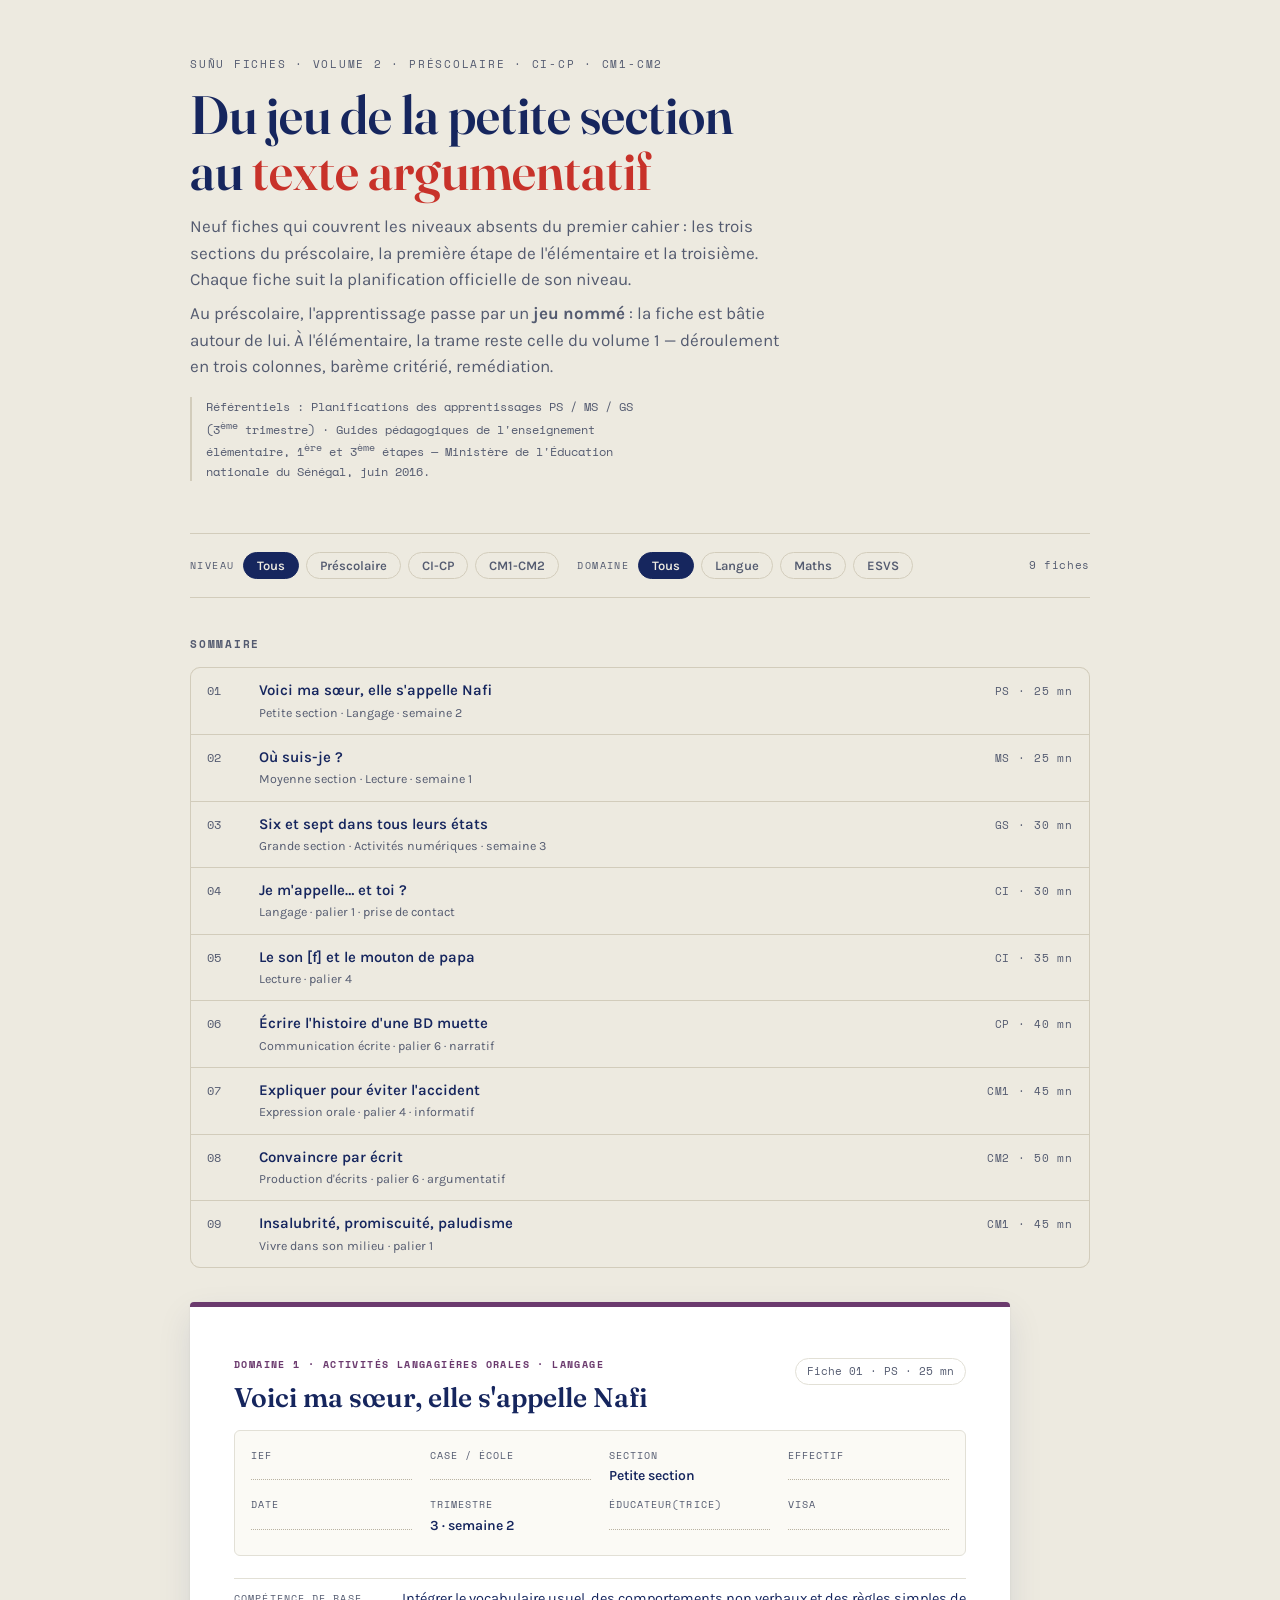
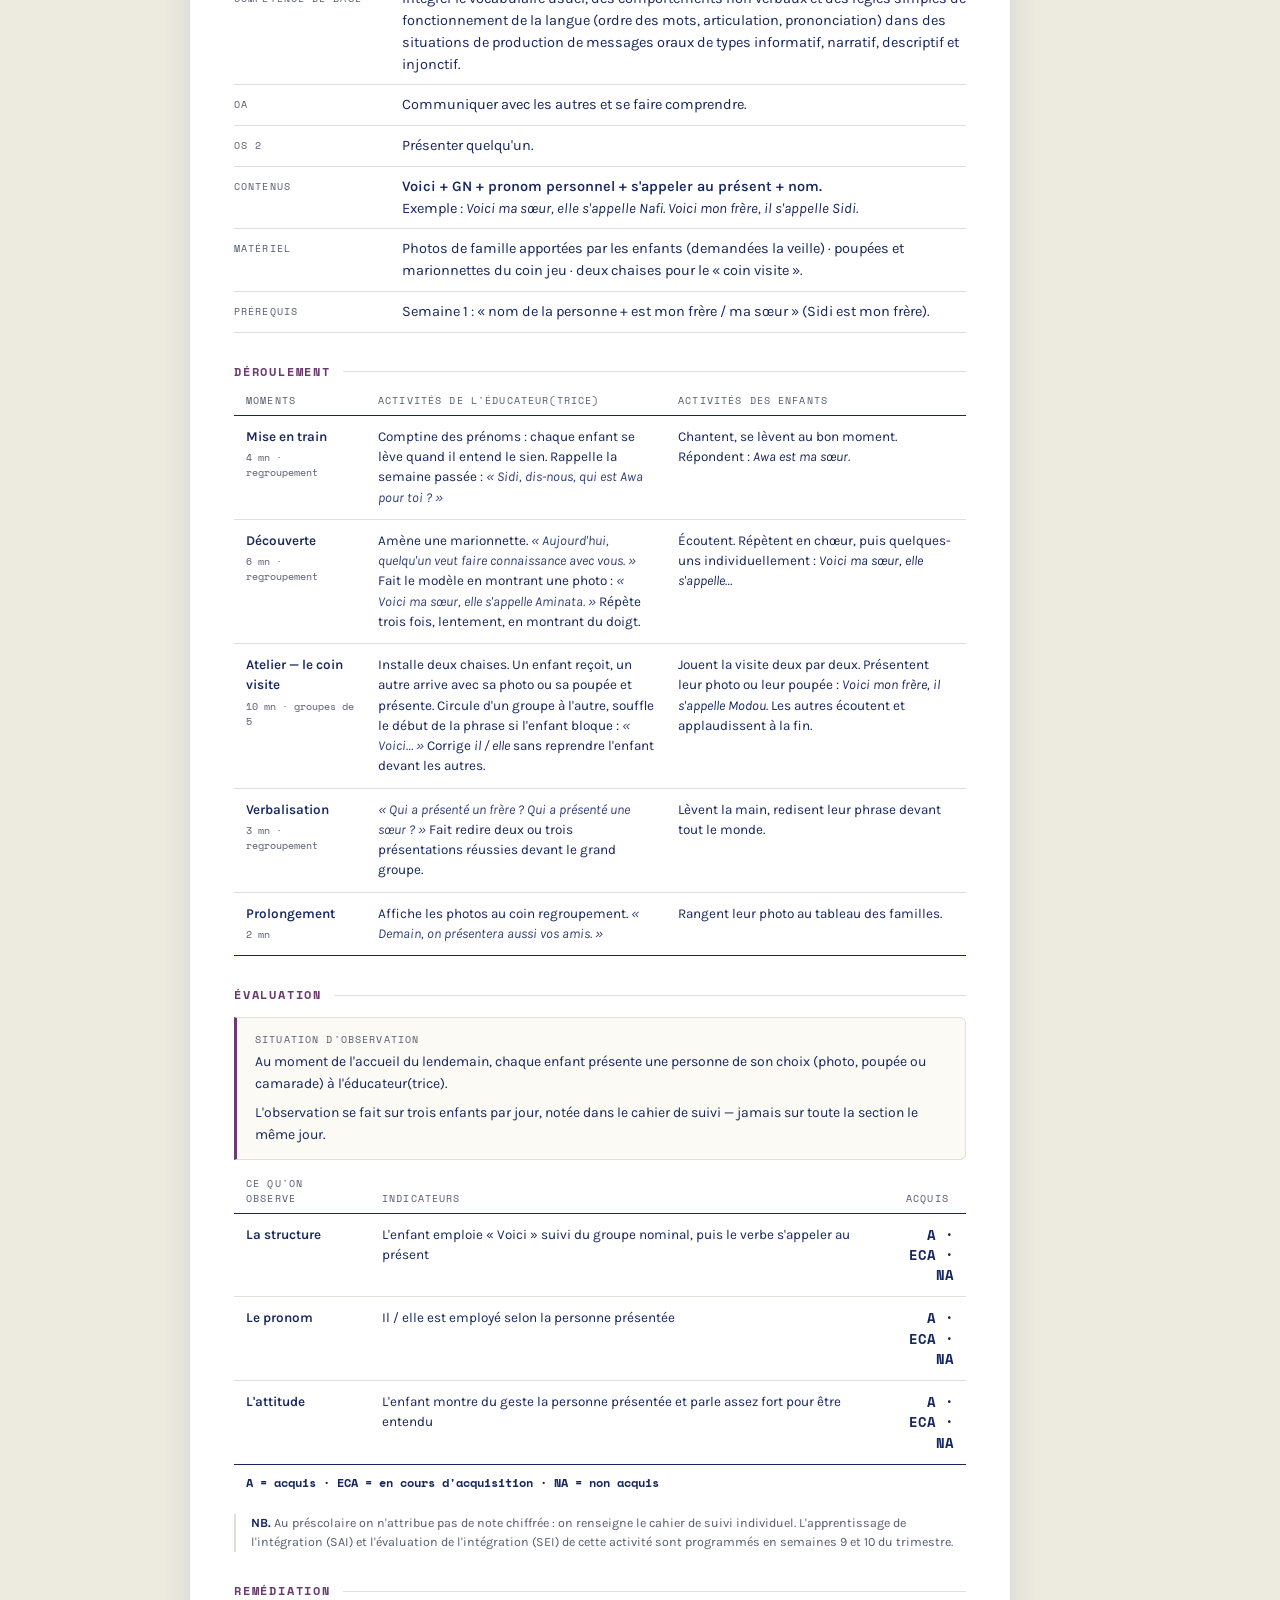
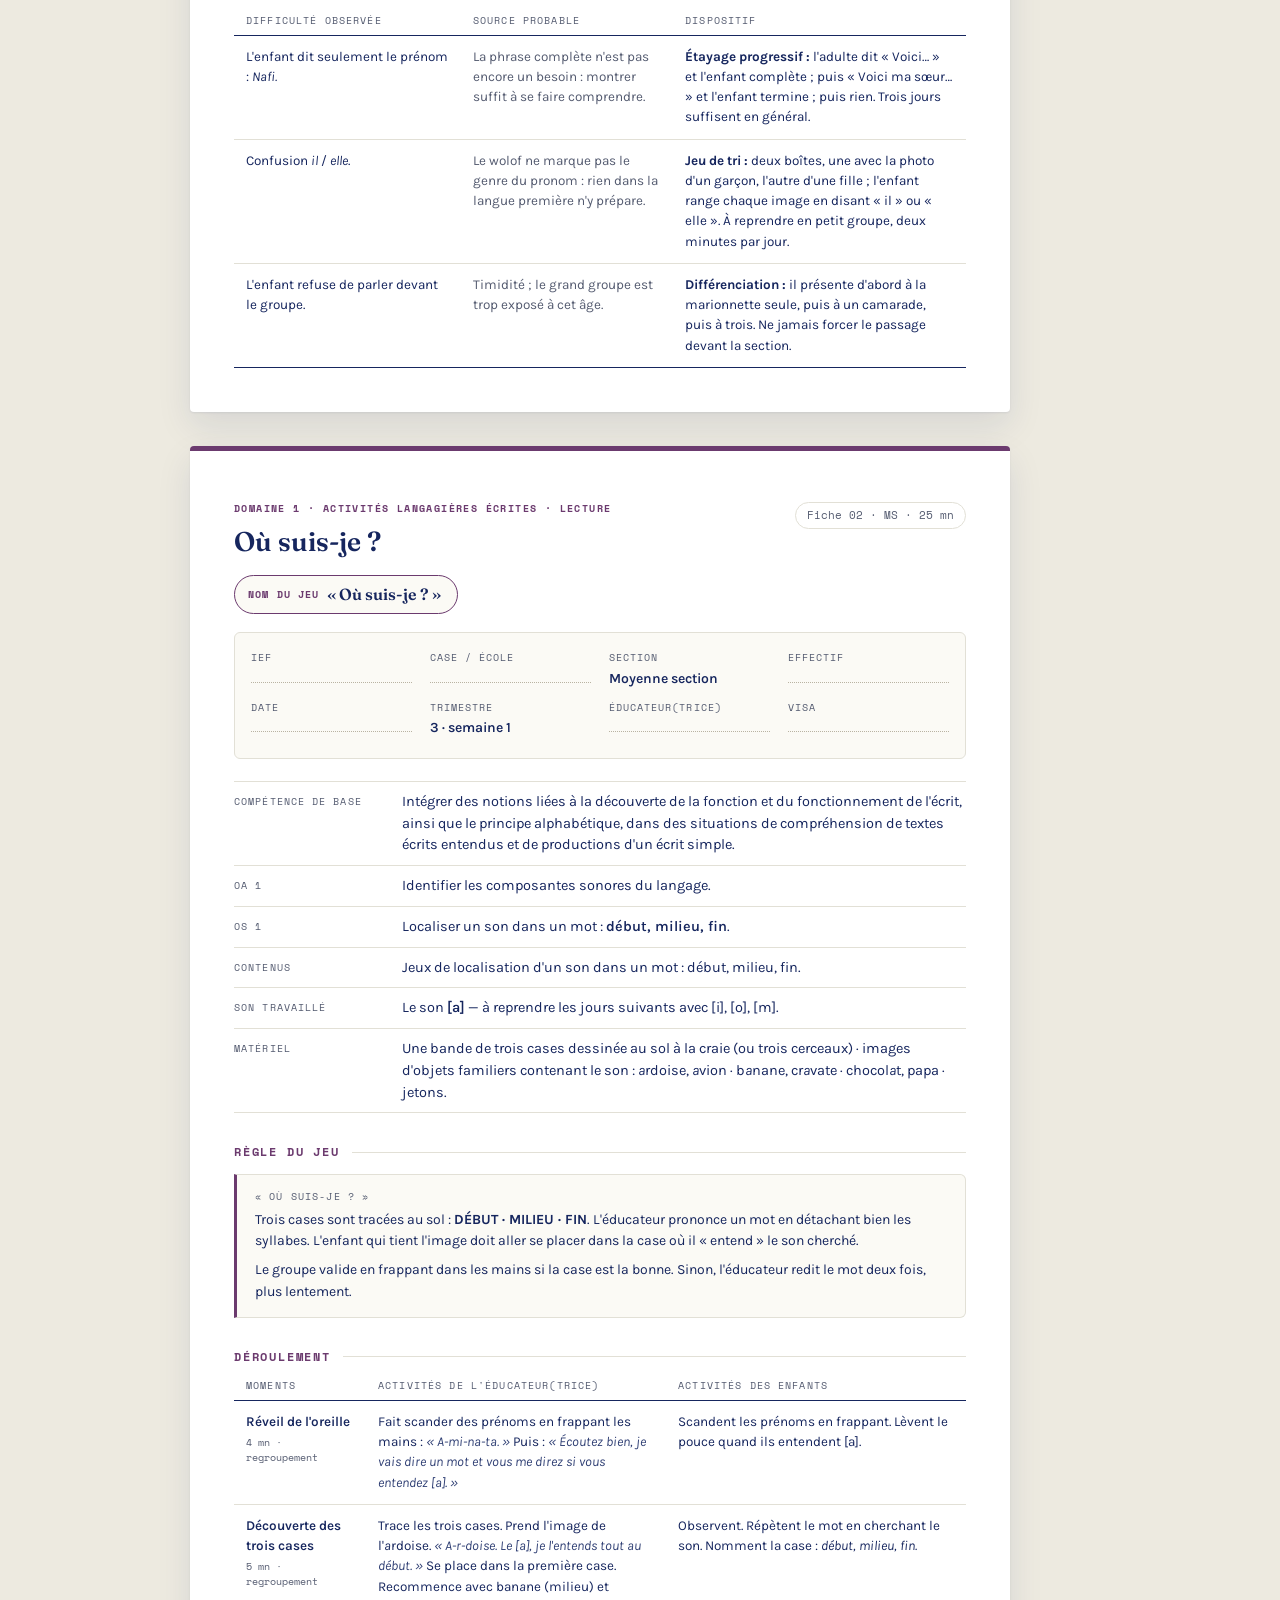
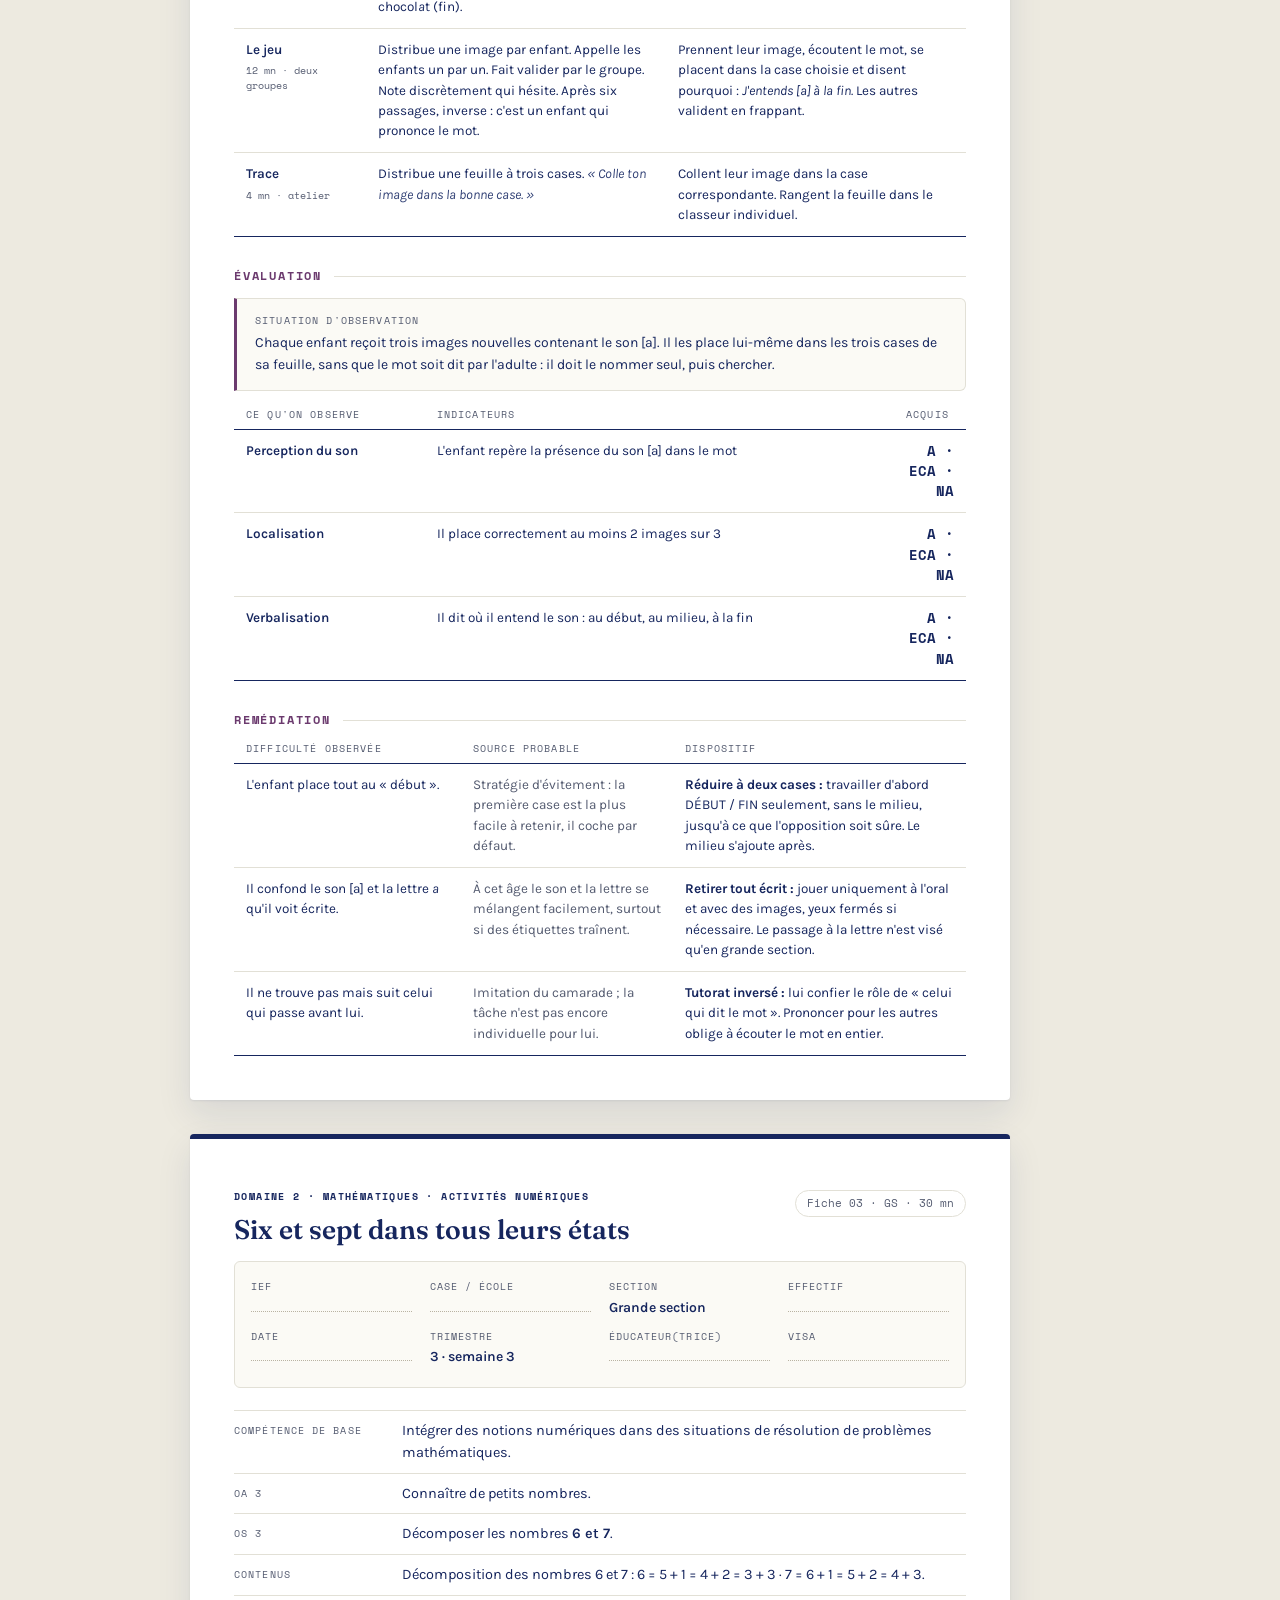
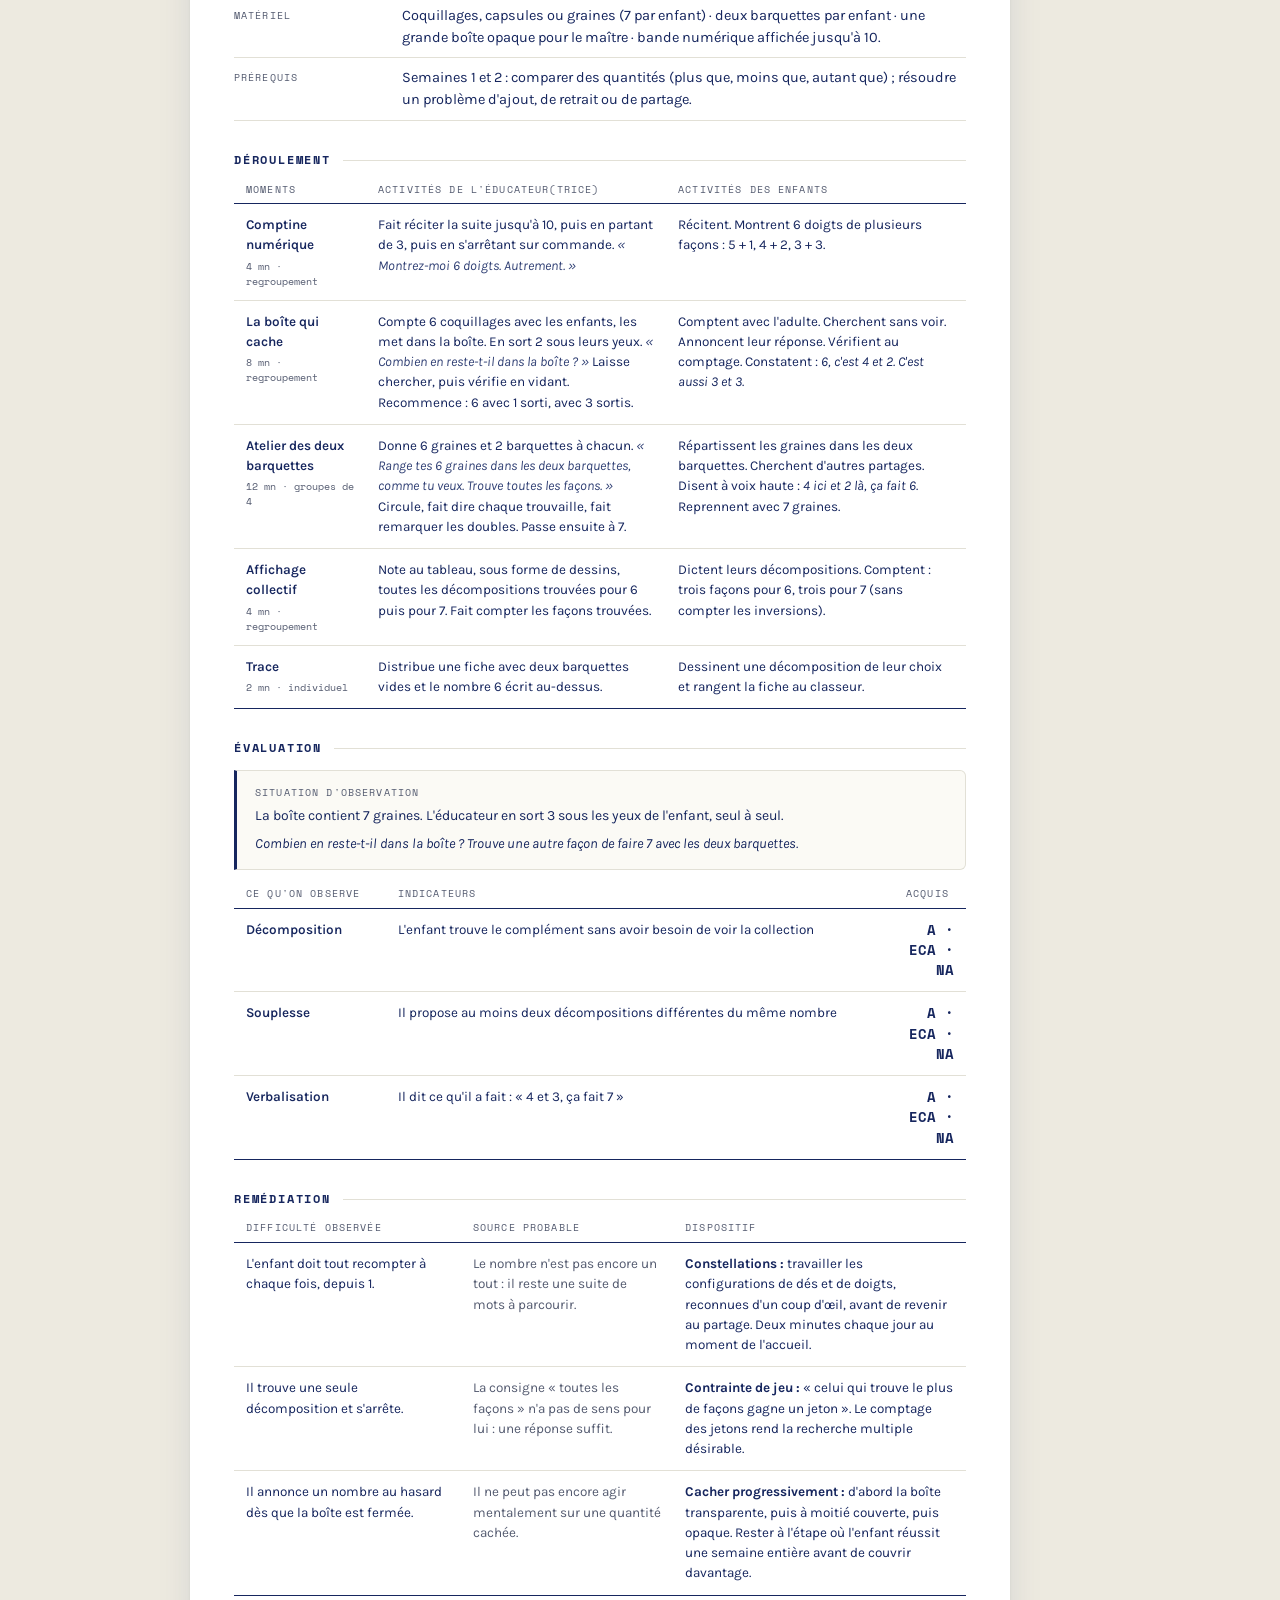
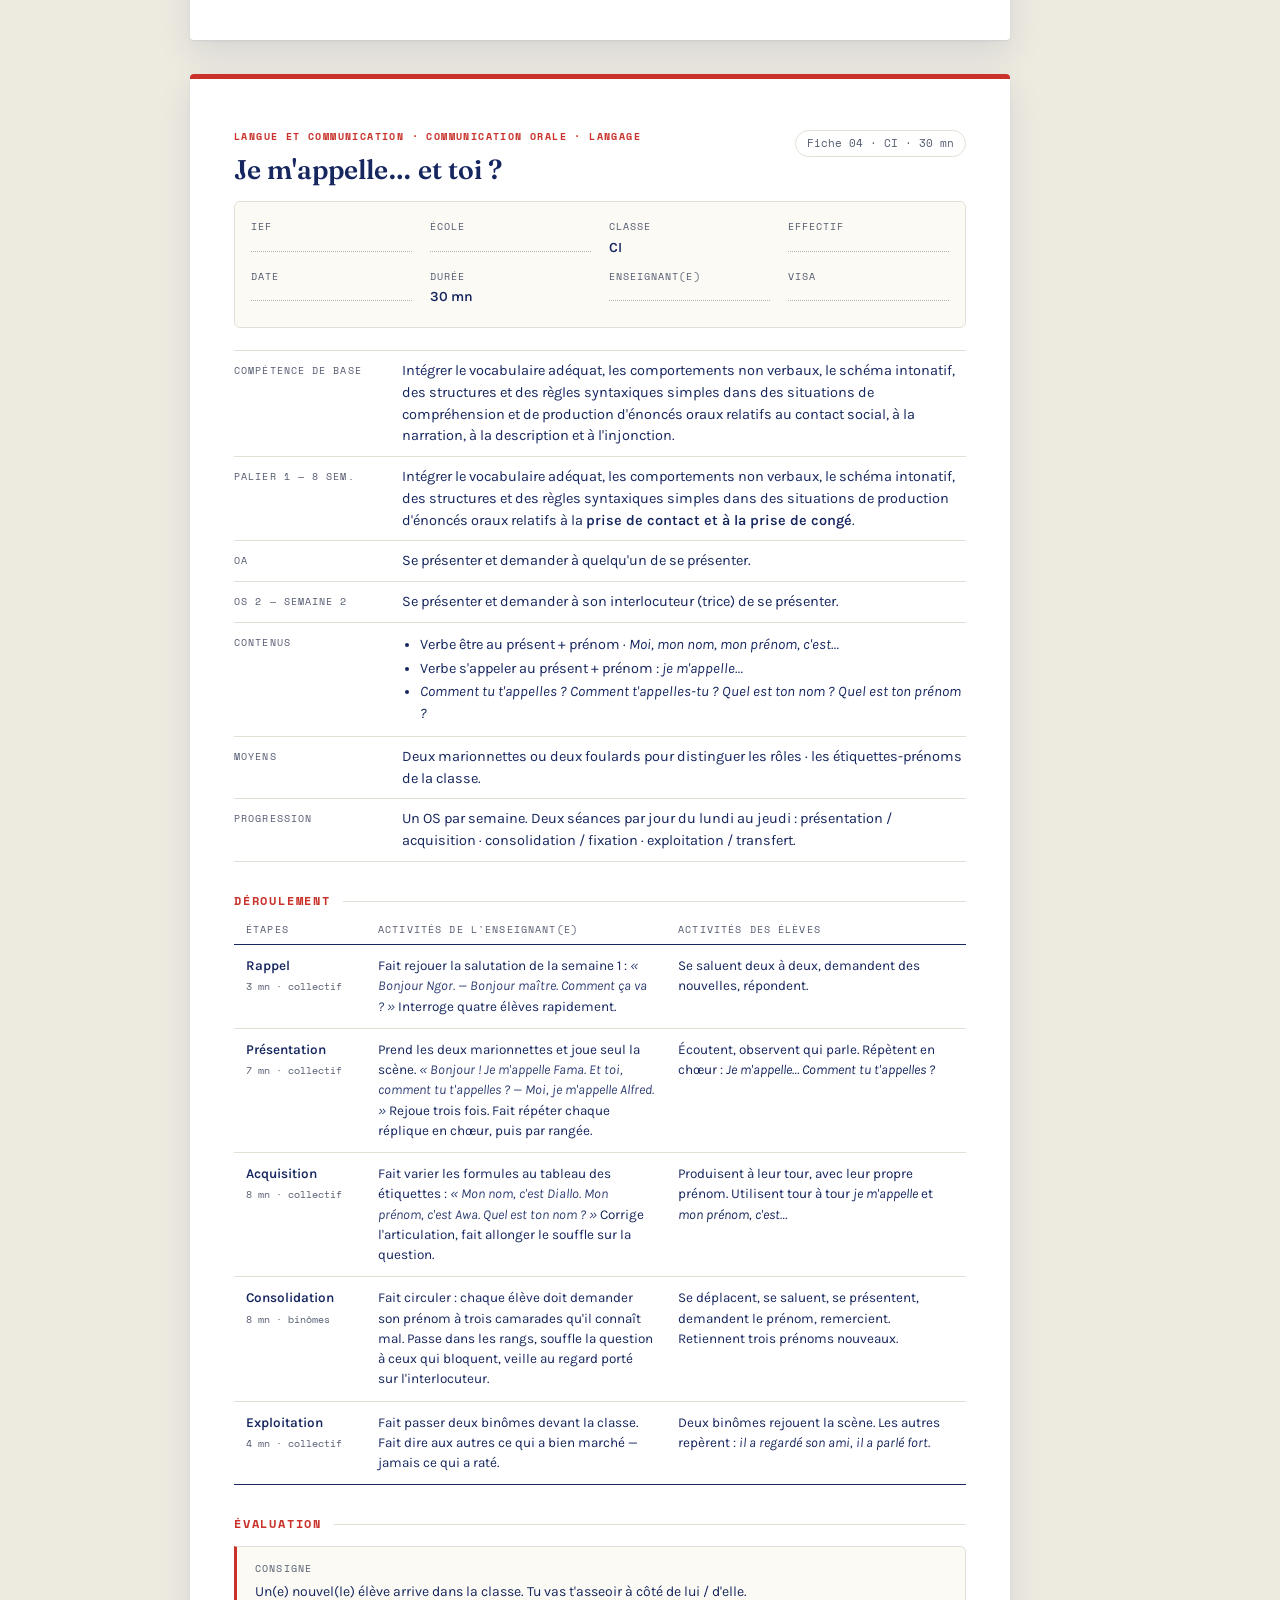
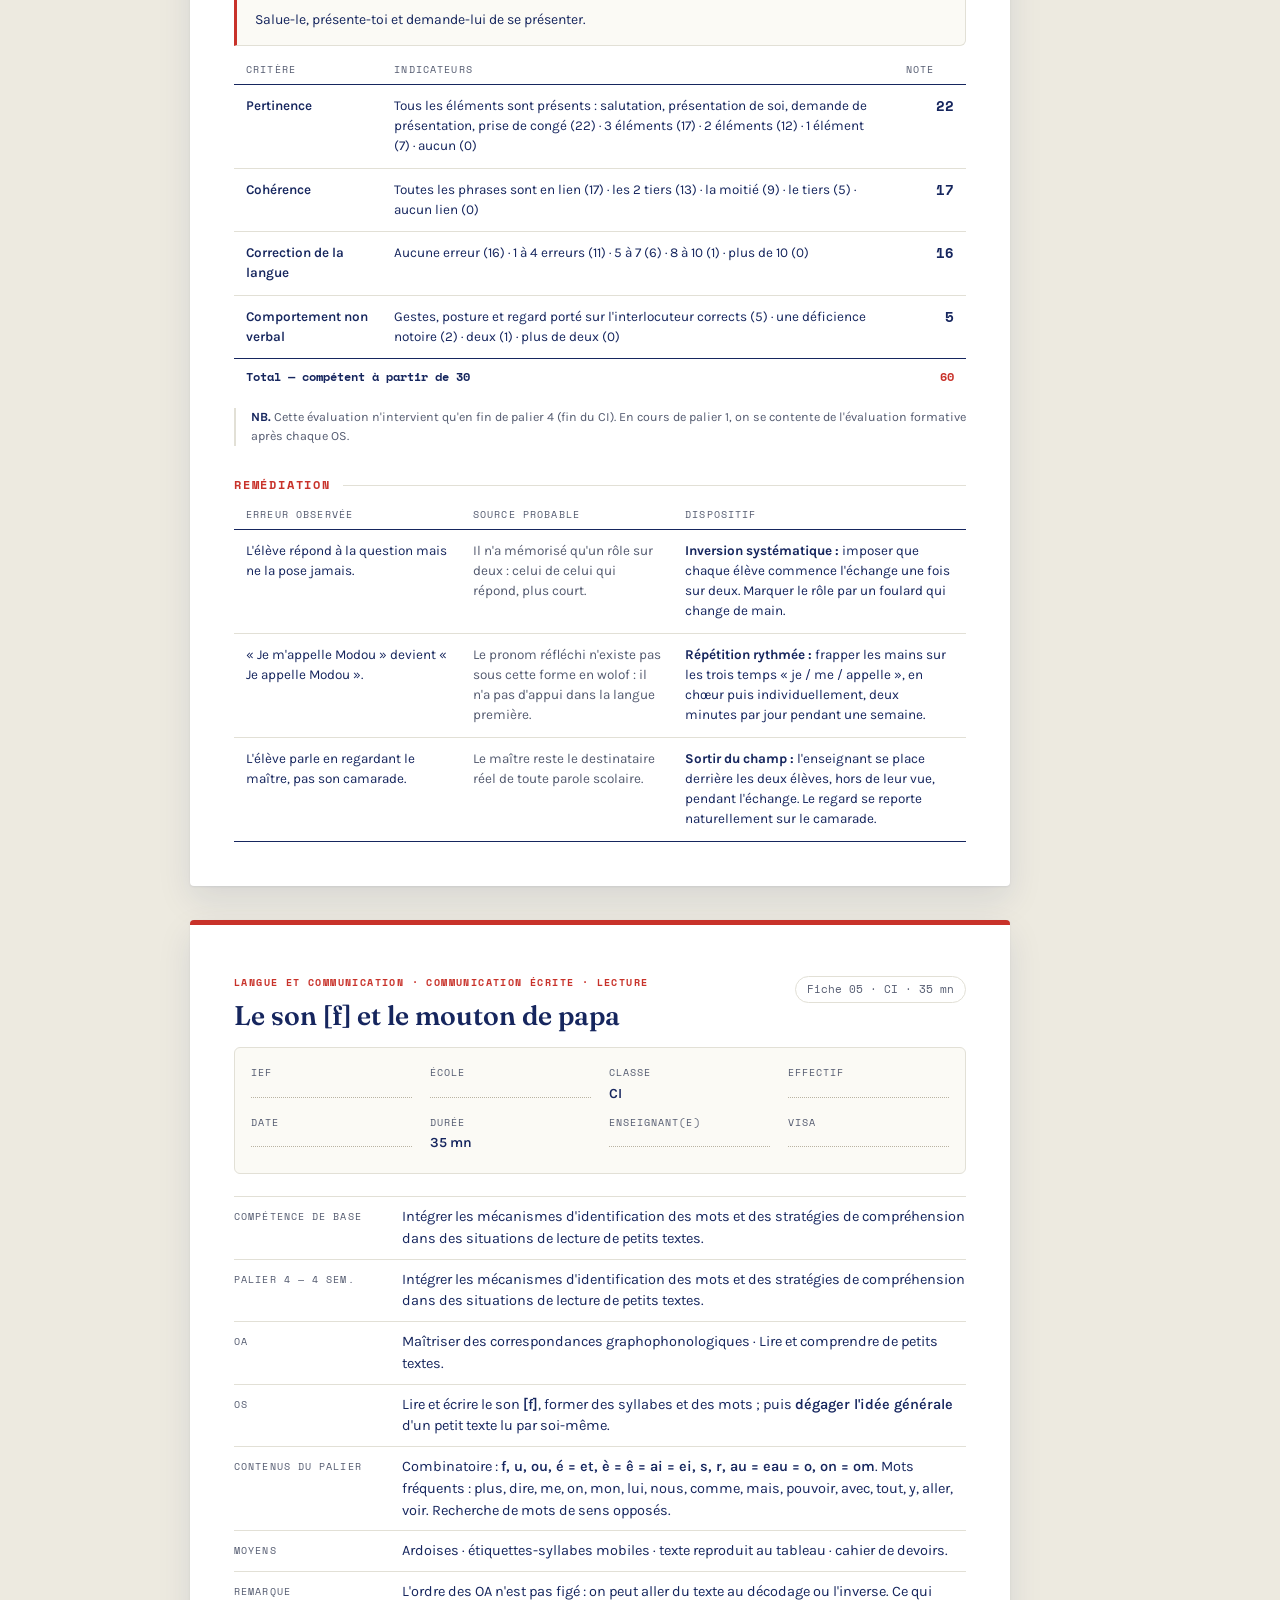
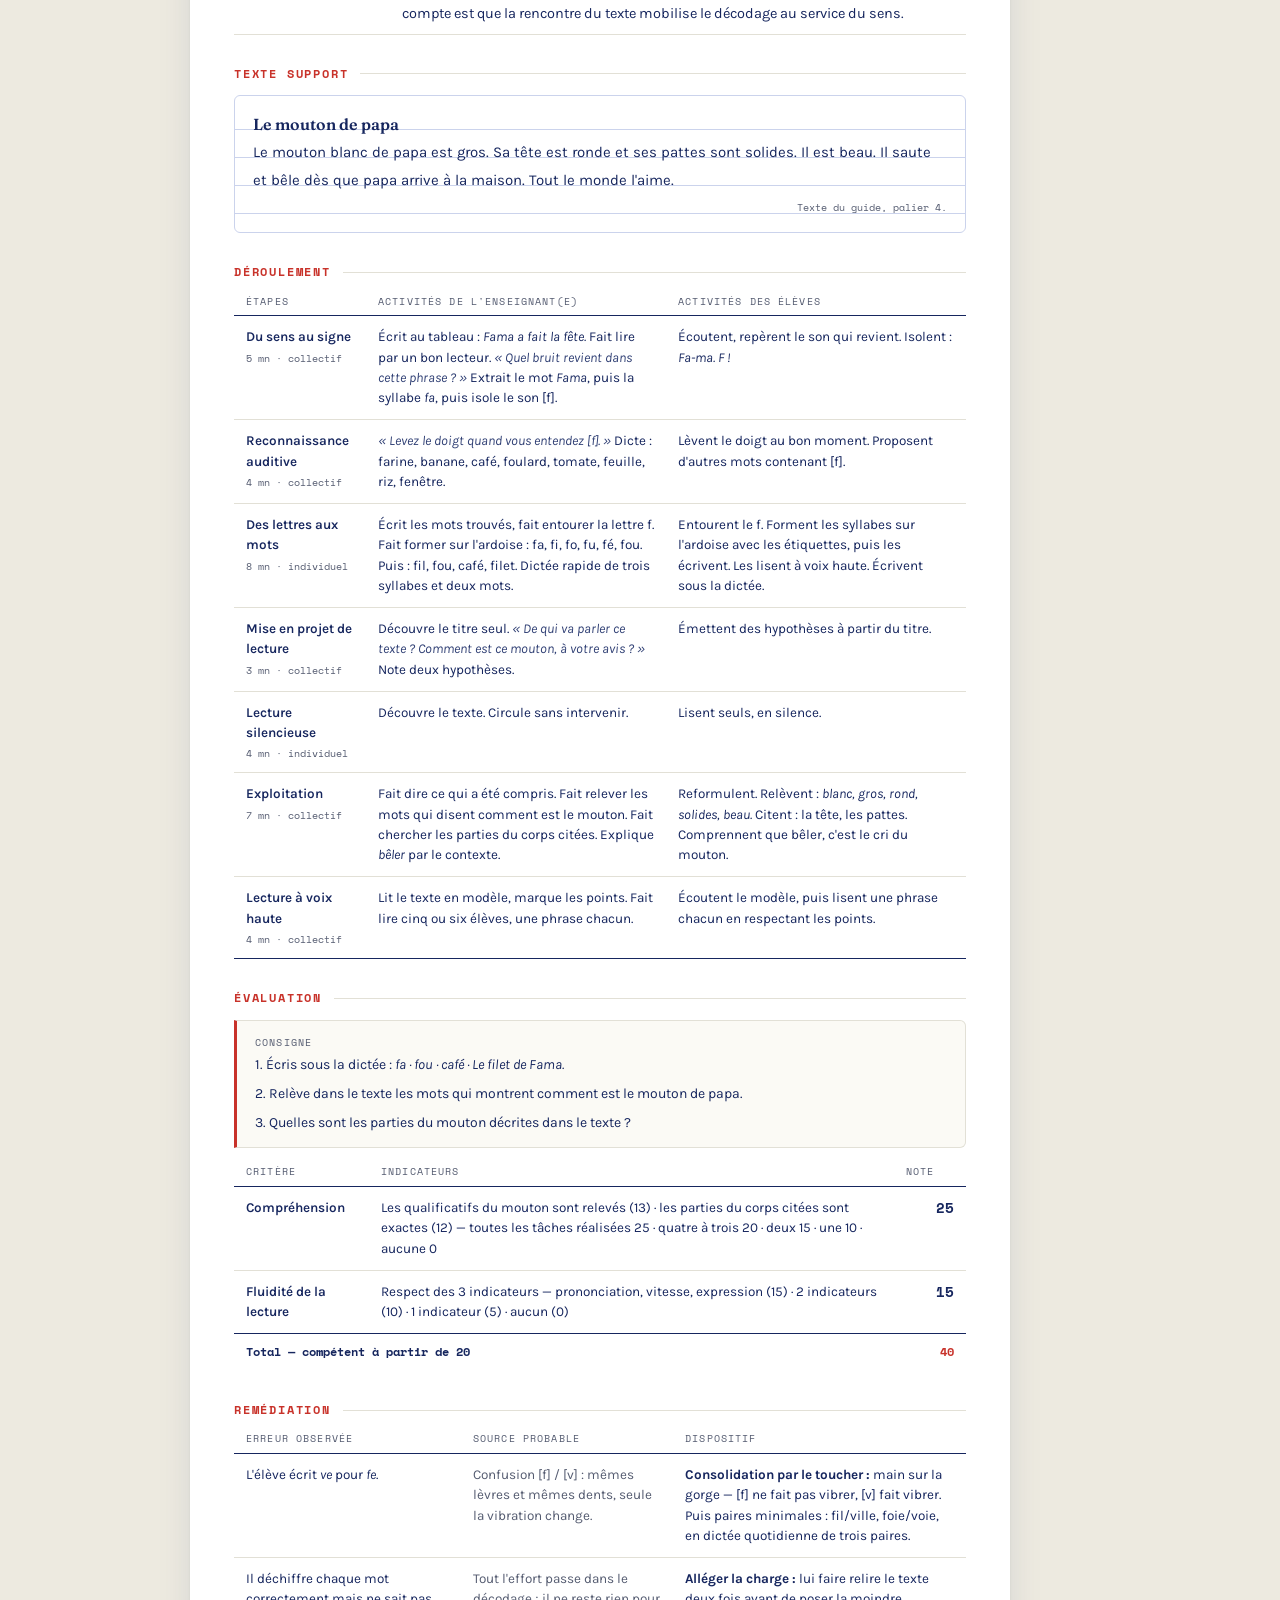
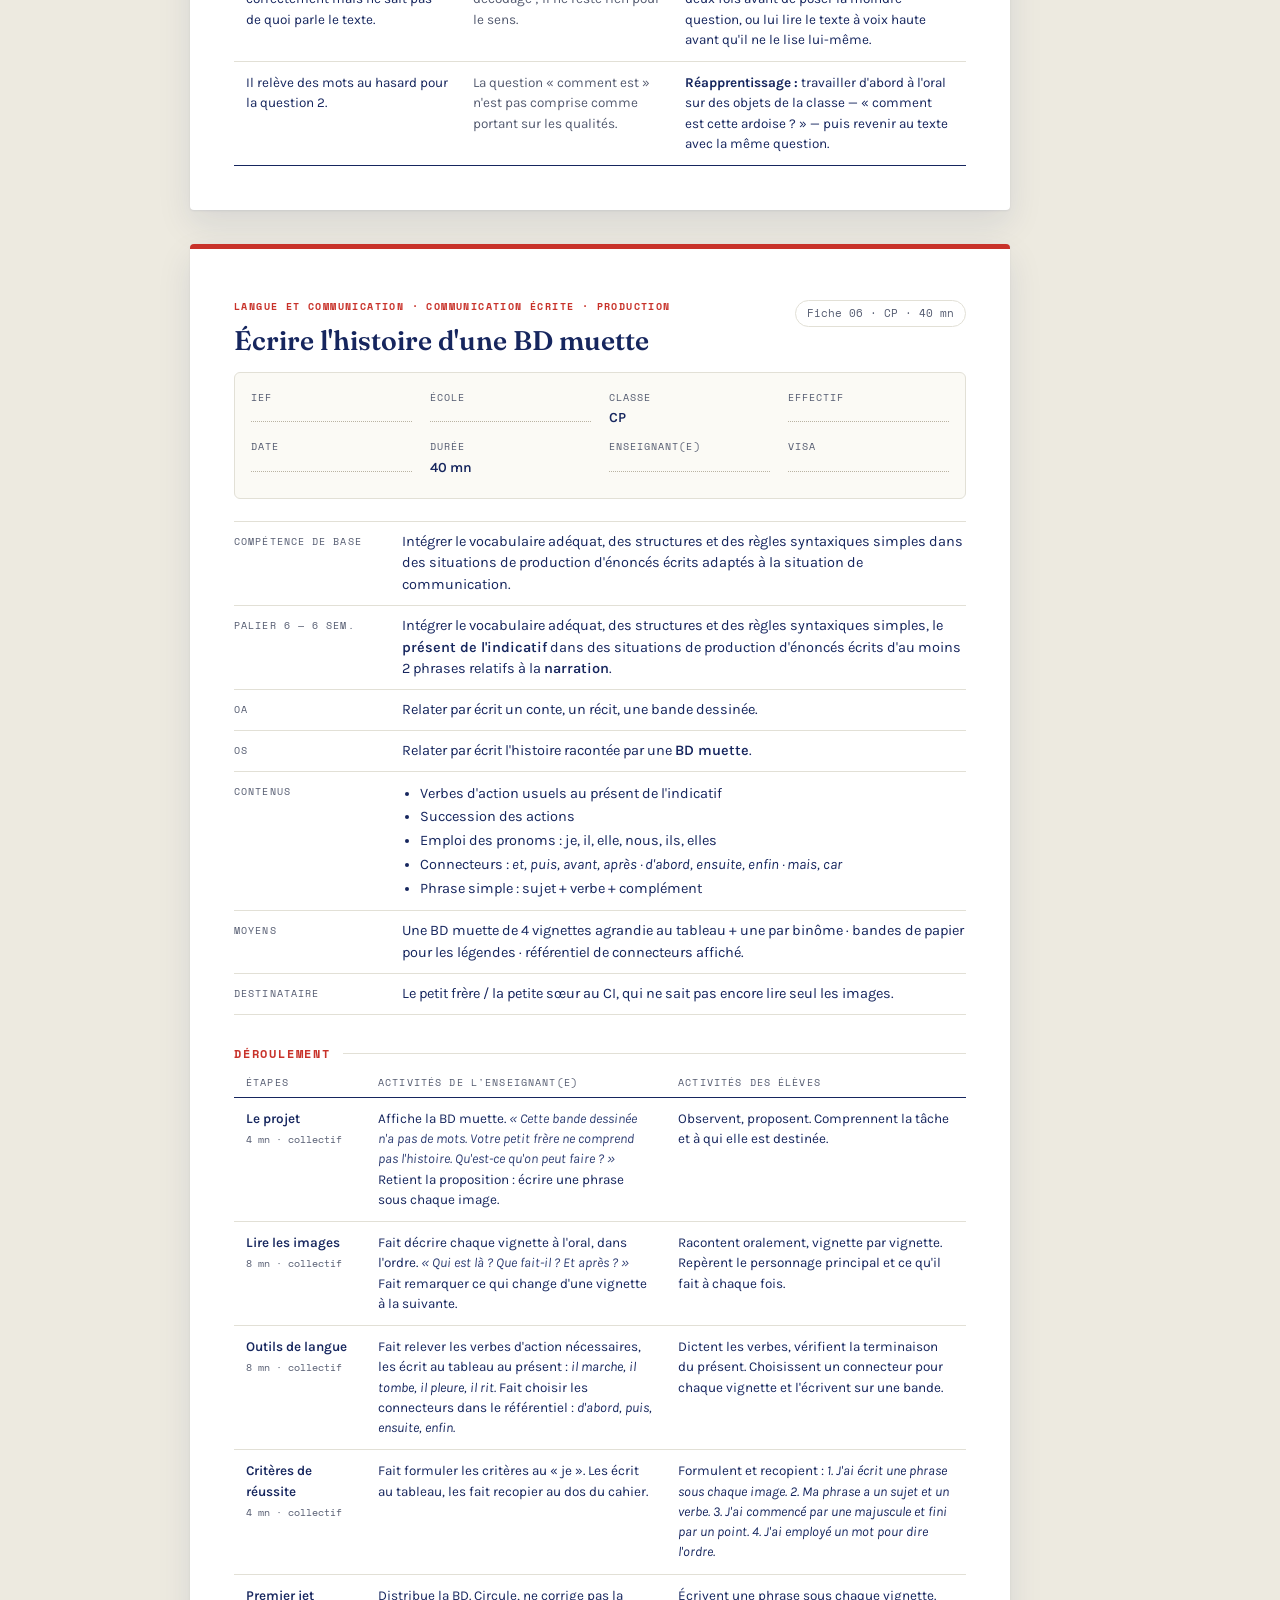
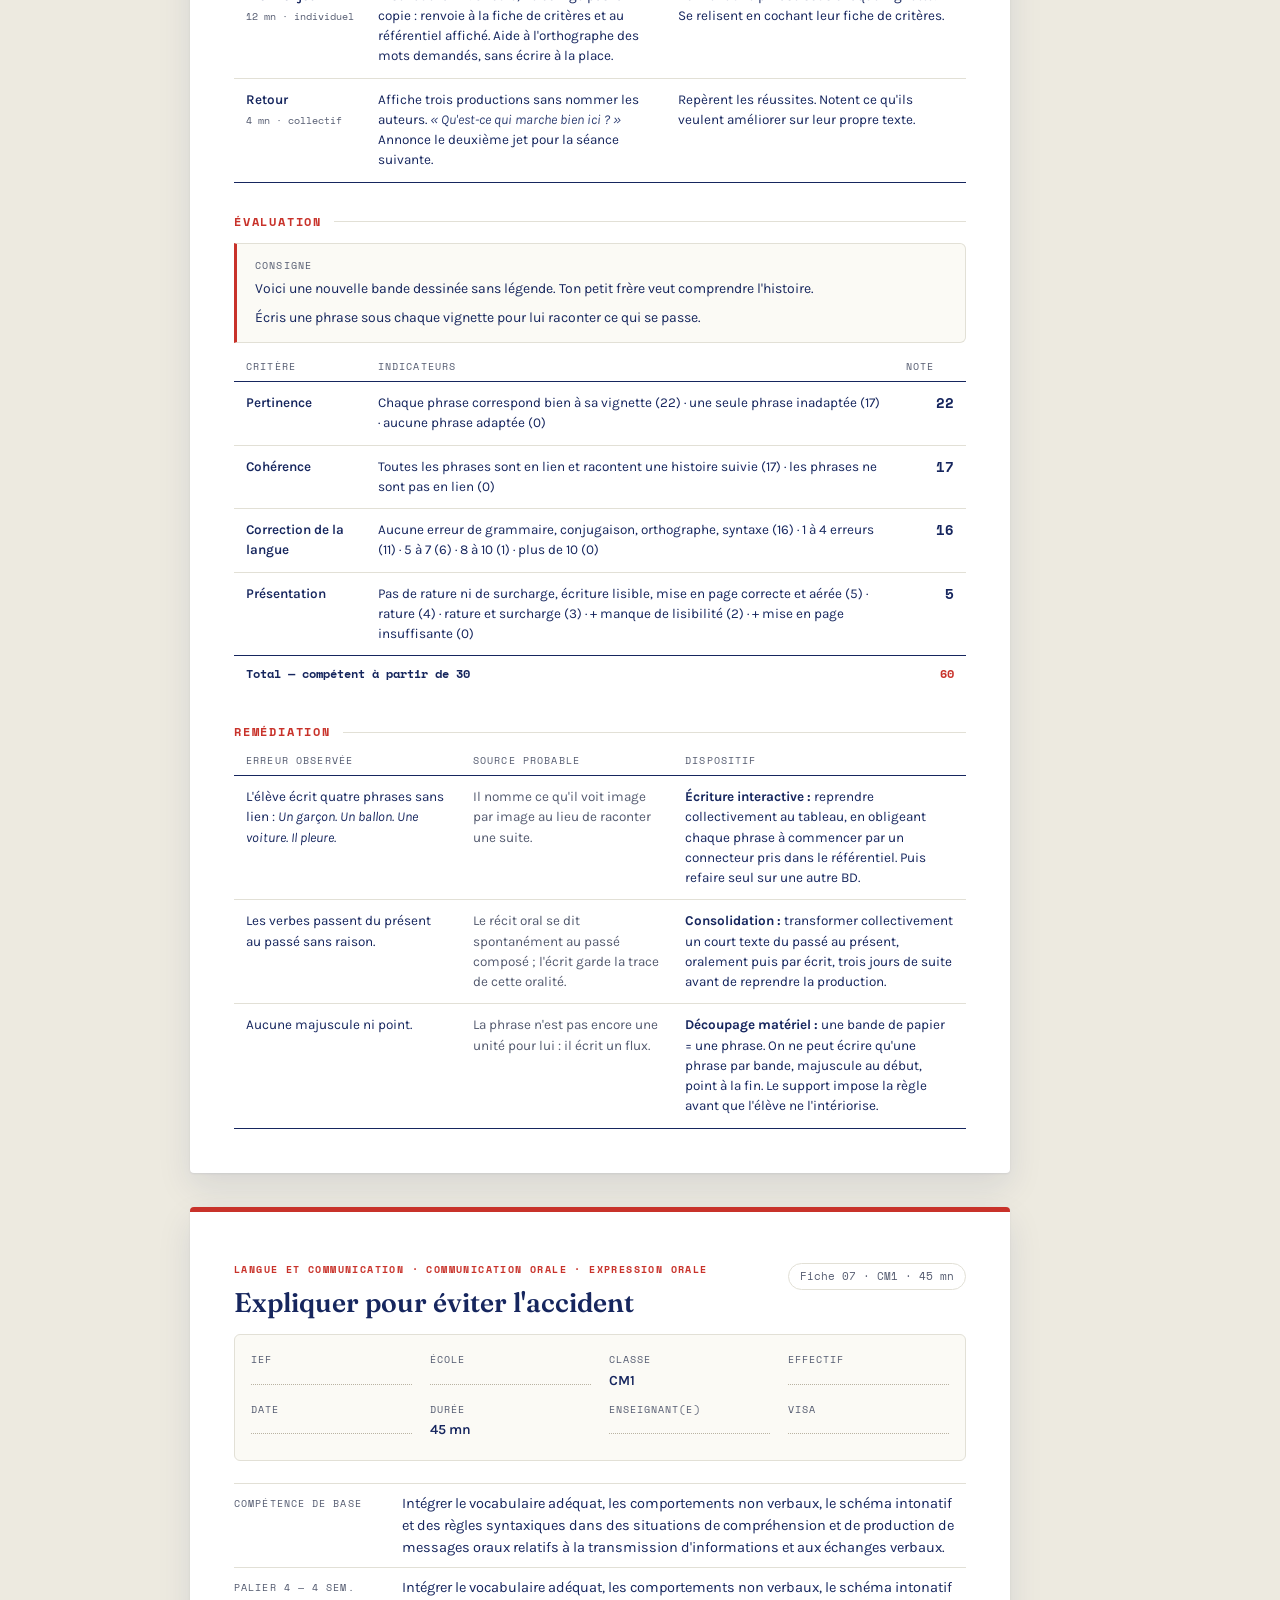
<file: fiches/cahier-fiches-prescolaire-ci-cm.html>
<!DOCTYPE html>
<html lang="fr">
<head>
<meta charset="UTF-8">
<meta name="viewport" content="width=device-width, initial-scale=1">
<title>Cahier de fiches — Volume 2</title>
<link rel="preconnect" href="https://fonts.googleapis.com">
<link rel="preconnect" href="https://fonts.gstatic.com" crossorigin>
<link rel="stylesheet" href="https://fonts.googleapis.com/css2?family=Fraunces:opsz,wght@9..144,400;9..144,600;9..144,700&family=Karla:wght@400;500;600;700&family=Space+Mono:wght@400;700&display=swap">

<style>
:root{
  --ink:#16265E; --ink-soft:#2E3E73; --paper:#FBFAF5; --paper-2:#FFFFFF;
  --seyes:#CBD3EC; --rouge:#C8322A; --vert:#157F4C; --graphite:#545B70;
  --hairline:#E2E0D6; --ocre:#A8641C; --prune:#6B3A6E;
  --f-display:"Fraunces",Georgia,serif;
  --f-body:"Karla",system-ui,-apple-system,sans-serif;
  --f-mono:"Space Mono",ui-monospace,monospace;

  --desk:#EDEAE0; --desk-2:#E3DFD2; --desk-ink:#16265E; --desk-soft:#545B70;
  --desk-line:#D2CCBB;
  --shadow:0 1px 2px rgba(22,38,94,.08), 0 14px 34px rgba(22,38,94,.10);
}
@media (prefers-color-scheme: dark){
  :root:not([data-theme="light"]){
    --desk:#191B21; --desk-2:#22252D; --desk-ink:#F2EFE6; --desk-soft:#A6A9B4;
    --desk-line:#33373F;
    --shadow:0 1px 2px rgba(0,0,0,.5), 0 18px 44px rgba(0,0,0,.45);
  }
}
:root[data-theme="dark"]{
  --desk:#191B21; --desk-2:#22252D; --desk-ink:#F2EFE6; --desk-soft:#A6A9B4;
  --desk-line:#33373F;
  --shadow:0 1px 2px rgba(0,0,0,.5), 0 18px 44px rgba(0,0,0,.45);
}

*{box-sizing:border-box}
body{
  margin:0; background:var(--desk); color:var(--desk-ink);
  font-family:var(--f-body); font-size:16px; line-height:1.55;
  -webkit-font-smoothing:antialiased;
}
.wrap{max-width:940px; margin:0 auto; padding:0 20px 90px}

.masthead{padding:56px 0 26px}
.eyebrow{
  font-family:var(--f-mono); font-size:11px; letter-spacing:.16em;
  text-transform:uppercase; color:var(--desk-soft); margin:0 0 14px;
}
.masthead h1{
  font-family:var(--f-display); font-weight:600; font-size:clamp(34px,6vw,54px);
  line-height:1.04; margin:0 0 14px; text-wrap:balance;
  font-variation-settings:"opsz" 100;
}
.masthead h1 em{font-style:normal; color:var(--rouge)}
:root[data-theme="dark"] .masthead h1 em{color:#F07A6F}
@media (prefers-color-scheme:dark){:root:not([data-theme="light"]) .masthead h1 em{color:#F07A6F}}
.lede{max-width:60ch; color:var(--desk-soft); font-size:17px; margin:0 0 8px}
.src{
  font-family:var(--f-mono); font-size:11.5px; line-height:1.7;
  color:var(--desk-soft); max-width:64ch; margin:18px 0 0;
  border-left:2px solid var(--desk-line); padding-left:14px;
}

.toolbar{
  position:sticky; top:0; z-index:20; margin:26px 0 0;
  background:color-mix(in srgb, var(--desk) 86%, transparent);
  backdrop-filter:blur(8px);
  border-top:1px solid var(--desk-line); border-bottom:1px solid var(--desk-line);
  padding:12px 0; display:flex; flex-wrap:wrap; gap:18px; align-items:center;
}
.grp{display:flex; gap:7px; align-items:center; flex-wrap:wrap}
.grp > span{
  font-family:var(--f-mono); font-size:10px; letter-spacing:.14em;
  text-transform:uppercase; color:var(--desk-soft); margin-right:2px;
}
button.chip{
  font-family:var(--f-body); font-weight:600; font-size:13px;
  padding:5px 13px; border-radius:999px; cursor:pointer;
  border:1px solid var(--desk-line); background:transparent; color:var(--desk-soft);
  transition:background .15s, color .15s, border-color .15s;
}
button.chip:hover{border-color:var(--desk-ink); color:var(--desk-ink)}
button.chip[aria-pressed="true"]{background:var(--desk-ink); color:var(--desk); border-color:var(--desk-ink)}
button.chip:focus-visible{outline:2px solid var(--rouge); outline-offset:2px}
.count{margin-left:auto; font-family:var(--f-mono); font-size:11px; color:var(--desk-soft); letter-spacing:.06em}

.sommaire{margin:38px 0 10px}
.sommaire h2{
  font-family:var(--f-mono); font-size:11px; letter-spacing:.16em;
  text-transform:uppercase; color:var(--desk-soft); font-weight:700; margin:0 0 14px;
}
.toc{list-style:none; margin:0; padding:0; display:grid; gap:1px; background:var(--desk-line);
  border:1px solid var(--desk-line); border-radius:10px; overflow:hidden}
.toc li{background:var(--desk)}
.toc a{
  display:grid; grid-template-columns:38px 1fr auto; gap:14px; align-items:baseline;
  padding:11px 16px; text-decoration:none; color:var(--desk-ink);
}
.toc a:hover{background:var(--desk-2)}
.toc a:focus-visible{outline:2px solid var(--rouge); outline-offset:-2px}
.toc .n{font-family:var(--f-mono); font-size:12px; color:var(--desk-soft)}
.toc .t{font-weight:600; font-size:15px}
.toc .t small{display:block; font-weight:400; font-size:12.5px; color:var(--desk-soft); margin-top:1px}
.toc .m{font-family:var(--f-mono); font-size:10.5px; letter-spacing:.08em; color:var(--desk-soft); text-align:right}

.sheet{
  background:var(--paper-2); color:var(--ink);
  border-radius:4px; box-shadow:var(--shadow);
  padding:40px 44px 44px; margin:34px 0;
  border-top:5px solid var(--dom, var(--ink));
  max-width:820px;
}
.sheet[hidden]{display:none}
.sheet h2, .sheet h3{font-family:var(--f-display); font-variation-settings:"opsz" 40}

.fiche-head{display:flex; justify-content:space-between; align-items:flex-start; gap:22px; flex-wrap:wrap; margin-bottom:16px}
.fiche-head .tag{
  font-family:var(--f-mono); font-size:10px; letter-spacing:.14em;
  text-transform:uppercase; color:var(--dom, var(--ink)); font-weight:700;
}
.fiche-head h2{font-size:27px; font-weight:600; line-height:1.15; margin:5px 0 0; max-width:26ch; text-wrap:balance}
.fiche-no{
  font-family:var(--f-mono); font-size:11px; color:var(--graphite);
  border:1px solid var(--hairline); border-radius:999px; padding:4px 11px; white-space:nowrap;
}

.jeu-badge{
  display:inline-flex; align-items:center; gap:8px; margin:2px 0 18px;
  background:var(--paper); border:1px solid var(--dom); border-radius:999px;
  padding:6px 16px 6px 13px; font-size:14.5px; color:var(--ink);
}
.jeu-badge b{
  font-family:var(--f-mono); font-size:9.5px; letter-spacing:.12em;
  text-transform:uppercase; color:var(--dom); font-weight:700;
}
.jeu-badge span{font-family:var(--f-display); font-weight:600; font-size:16px}

.admin{
  display:grid; grid-template-columns:repeat(4,1fr); gap:0 18px;
  border:1px solid var(--hairline); border-radius:6px;
  padding:12px 16px 14px; margin:0 0 22px; background:var(--paper);
}
.admin div{padding:5px 0}
.admin b{
  display:block; font-family:var(--f-mono); font-size:9.5px; letter-spacing:.11em;
  text-transform:uppercase; color:var(--graphite); font-weight:400; margin-bottom:3px;
}
.admin .fill{display:block; border-bottom:1px dotted #B9B3A2; height:15px}
.admin .val{display:block; font-weight:600; font-size:14px; color:var(--ink)}
@media (max-width:640px){.admin{grid-template-columns:repeat(2,1fr)}}

.apc{margin:0 0 24px}
.apc .row{display:grid; grid-template-columns:150px 1fr; gap:0 18px; padding:9px 0; border-top:1px solid var(--hairline)}
.apc .row:last-child{border-bottom:1px solid var(--hairline)}
.apc .k{font-family:var(--f-mono); font-size:10px; letter-spacing:.11em; text-transform:uppercase; color:var(--graphite); padding-top:3px}
.apc .v{font-size:14.5px; line-height:1.5}
.apc .v strong{font-weight:600}
.apc ul{margin:2px 0 0; padding-left:18px}
.apc li{margin:2px 0}
@media (max-width:640px){.apc .row{grid-template-columns:1fr; gap:2px}}

.sheet h3{
  font-size:12px; font-family:var(--f-mono); font-weight:700;
  letter-spacing:.15em; text-transform:uppercase; color:var(--dom, var(--ink));
  margin:30px 0 12px; display:flex; align-items:center; gap:12px;
}
.sheet h3::after{content:""; flex:1; height:1px; background:var(--hairline)}

.scroller{overflow-x:auto; -webkit-overflow-scrolling:touch}
table{border-collapse:collapse; width:100%; min-width:620px; font-size:13.5px}
thead th{
  font-family:var(--f-mono); font-size:9.5px; letter-spacing:.12em; text-transform:uppercase;
  color:var(--graphite); font-weight:400; text-align:left; vertical-align:bottom;
  padding:0 12px 7px; border-bottom:1.5px solid var(--ink);
}
tbody td{padding:11px 12px; vertical-align:top; border-bottom:1px solid var(--hairline); line-height:1.5}
tbody tr:last-child td{border-bottom:1.5px solid var(--ink)}
td.step{width:132px; color:var(--ink)}
td.step b{display:block; font-weight:600; font-size:13.5px}
td.step span{display:block; font-family:var(--f-mono); font-size:10px; color:var(--graphite); margin-top:3px}
td.maitre{width:41%}
td p{margin:0 0 6px}
td p:last-child{margin-bottom:0}
td ul{margin:0; padding-left:16px}
td li{margin:2px 0}
.say{color:var(--ink-soft); font-style:italic}
.say::before{content:"« "} .say::after{content:" »"}

table.bareme{min-width:480px}
table.bareme td.pts{text-align:right; font-family:var(--f-mono); font-weight:700; font-variant-numeric:tabular-nums; width:72px; color:var(--ink)}
table.bareme tfoot td{padding:9px 12px; font-weight:700; border:0; font-family:var(--f-mono); font-size:12px}
table.bareme tfoot td.pts{color:var(--rouge)}
.crit{font-weight:600}

.consigne{
  border:1px solid var(--hairline); border-left:3px solid var(--dom, var(--ink));
  border-radius:0 6px 6px 0; padding:14px 18px; margin:0 0 16px;
  background:var(--paper); font-size:14px;
}
.consigne b{
  display:block; font-family:var(--f-mono); font-size:9.5px; letter-spacing:.12em;
  text-transform:uppercase; color:var(--graphite); font-weight:400; margin-bottom:5px;
}
.consigne p{margin:0 0 7px} .consigne p:last-child{margin:0}

.support{
  background:var(--paper-2);
  background-image:repeating-linear-gradient(to bottom,
    transparent 0, transparent 27px, var(--seyes) 27px, var(--seyes) 28px);
  background-position:0 6px;
  border:1px solid var(--seyes); border-radius:6px;
  padding:14px 18px 10px; margin:0 0 16px; font-size:15px; line-height:28px;
}
.support h4{margin:0; font-family:var(--f-display); font-size:16px; font-weight:600; line-height:28px}
.support p{margin:0; line-height:28px}
.support .credit{font-family:var(--f-mono); font-size:10px; color:var(--graphite); line-height:28px; text-align:right}

table.remed{min-width:560px}
table.remed td:first-child{width:31%}
table.remed td:nth-child(2){width:29%; color:var(--graphite)}

.note{font-size:12.5px; color:var(--graphite); margin:12px 0 0; padding-left:15px; border-left:2px solid var(--hairline)}
.note b{color:var(--ink)}

.empty{text-align:center; padding:60px 20px; color:var(--desk-soft); font-family:var(--f-mono); font-size:13px}
.empty[hidden]{display:none}

.colophon{
  margin-top:56px; padding-top:22px; border-top:1px solid var(--desk-line);
  font-family:var(--f-mono); font-size:11px; line-height:1.8; color:var(--desk-soft);
}
.colophon a{color:inherit}

@media (max-width:700px){
  .sheet{padding:28px 20px 32px; border-radius:0; margin-left:-20px; margin-right:-20px}
  .fiche-head h2{font-size:22px}
}

@media print{
  @page{size:A4 portrait; margin:12mm 13mm}
  body{background:#fff; color:#000; font-size:10.5pt}
  .masthead, .toolbar, .sommaire, .colophon, .empty{display:none !important}
  .wrap{max-width:none; padding:0}
  .sheet{
    box-shadow:none; border-radius:0; margin:0; padding:0 0 8mm; max-width:none;
    border-top:3pt solid #000; padding-top:6mm;
    page-break-after:always; break-after:page;
  }
  .sheet:last-of-type{page-break-after:auto; break-after:auto}
  .sheet[hidden]{display:none !important}
  .fiche-head .tag, .sheet h3, .jeu-badge b{color:#000}
  .jeu-badge{border-color:#000}
  .sheet h3{margin:7mm 0 3mm}
  .scroller{overflow:visible}
  table{min-width:0 !important; font-size:9.5pt}
  tr, .consigne, .support, .admin, .jeu-badge{page-break-inside:avoid; break-inside:avoid}
  .support{background-image:none}
  a{text-decoration:none; color:#000}
}
</style>
</head>
<body>

<div class="wrap">

<header class="masthead">
  <p class="eyebrow">SUÑU FICHES · Volume 2 · Préscolaire · CI-CP · CM1-CM2</p>
  <h1>Du jeu de la petite section au <em>texte argumentatif</em></h1>
  <p class="lede">Neuf fiches qui couvrent les niveaux absents du premier cahier : les trois sections du préscolaire, la première étape de l'élémentaire et la troisième. Chaque fiche suit la planification officielle de son niveau.</p>
  <p class="lede">Au préscolaire, l'apprentissage passe par un <strong>jeu nommé</strong> : la fiche est bâtie autour de lui. À l'élémentaire, la trame reste celle du volume 1 — déroulement en trois colonnes, barème critérié, remédiation.</p>
  <p class="src">Référentiels : Planifications des apprentissages PS / MS / GS<br>(3<sup>ème</sup> trimestre) · Guides pédagogiques de l'enseignement<br>élémentaire, 1<sup>ère</sup> et 3<sup>ème</sup> étapes — Ministère de l'Éducation<br>nationale du Sénégal, juin 2016.</p>
</header>

<div class="toolbar">
  <div class="grp" id="f-niveau">
    <span>Niveau</span>
    <button type="button" class="chip" data-v="all" aria-pressed="true">Tous</button>
    <button type="button" class="chip" data-v="PRE" aria-pressed="false">Préscolaire</button>
    <button type="button" class="chip" data-v="CICP" aria-pressed="false">CI-CP</button>
    <button type="button" class="chip" data-v="CM" aria-pressed="false">CM1-CM2</button>
  </div>
  <div class="grp" id="f-domaine">
    <span>Domaine</span>
    <button type="button" class="chip" data-v="all" aria-pressed="true">Tous</button>
    <button type="button" class="chip" data-v="LC" aria-pressed="false">Langue</button>
    <button type="button" class="chip" data-v="MATH" aria-pressed="false">Maths</button>
    <button type="button" class="chip" data-v="ESVS" aria-pressed="false">ESVS</button>
  </div>
  <p class="count" id="count">9 fiches</p>
</div>

<section class="sommaire">
  <h2>Sommaire</h2>
  <ul class="toc" id="toc">
    <li data-niveau="PRE" data-domaine="LC"><a href="#f1"><span class="n">01</span><span class="t">Voici ma sœur, elle s'appelle Nafi<small>Petite section · Langage · semaine 2</small></span><span class="m">PS · 25 mn</span></a></li>
    <li data-niveau="PRE" data-domaine="LC"><a href="#f2"><span class="n">02</span><span class="t">Où suis-je ?<small>Moyenne section · Lecture · semaine 1</small></span><span class="m">MS · 25 mn</span></a></li>
    <li data-niveau="PRE" data-domaine="MATH"><a href="#f3"><span class="n">03</span><span class="t">Six et sept dans tous leurs états<small>Grande section · Activités numériques · semaine 3</small></span><span class="m">GS · 30 mn</span></a></li>
    <li data-niveau="CICP" data-domaine="LC"><a href="#f4"><span class="n">04</span><span class="t">Je m'appelle… et toi ?<small>Langage · palier 1 · prise de contact</small></span><span class="m">CI · 30 mn</span></a></li>
    <li data-niveau="CICP" data-domaine="LC"><a href="#f5"><span class="n">05</span><span class="t">Le son [f] et le mouton de papa<small>Lecture · palier 4</small></span><span class="m">CI · 35 mn</span></a></li>
    <li data-niveau="CICP" data-domaine="LC"><a href="#f6"><span class="n">06</span><span class="t">Écrire l'histoire d'une BD muette<small>Communication écrite · palier 6 · narratif</small></span><span class="m">CP · 40 mn</span></a></li>
    <li data-niveau="CM" data-domaine="LC"><a href="#f7"><span class="n">07</span><span class="t">Expliquer pour éviter l'accident<small>Expression orale · palier 4 · informatif</small></span><span class="m">CM1 · 45 mn</span></a></li>
    <li data-niveau="CM" data-domaine="LC"><a href="#f8"><span class="n">08</span><span class="t">Convaincre par écrit<small>Production d'écrits · palier 6 · argumentatif</small></span><span class="m">CM2 · 50 mn</span></a></li>
    <li data-niveau="CM" data-domaine="ESVS"><a href="#f9"><span class="n">09</span><span class="t">Insalubrité, promiscuité, paludisme<small>Vivre dans son milieu · palier 1</small></span><span class="m">CM1 · 45 mn</span></a></li>
  </ul>
</section>

<p class="empty" id="empty" hidden>Aucune fiche ne correspond à ce filtre.</p>


<!-- ══════════════════ FICHE 01 — PS ══════════════════ -->
<article class="sheet" id="f1" data-niveau="PRE" data-domaine="LC" style="--dom:var(--prune)">
  <div class="fiche-head">
    <div>
      <p class="tag">Domaine 1 · Activités langagières orales · Langage</p>
      <h2>Voici ma sœur, elle s'appelle Nafi</h2>
    </div>
    <p class="fiche-no">Fiche 01 · PS · 25 mn</p>
  </div>

  <div class="admin">
    <div><b>IEF</b><span class="fill"></span></div>
    <div><b>Case / École</b><span class="fill"></span></div>
    <div><b>Section</b><span class="val">Petite section</span></div>
    <div><b>Effectif</b><span class="fill"></span></div>
    <div><b>Date</b><span class="fill"></span></div>
    <div><b>Trimestre</b><span class="val">3 · semaine 2</span></div>
    <div><b>Éducateur(trice)</b><span class="fill"></span></div>
    <div><b>Visa</b><span class="fill"></span></div>
  </div>

  <div class="apc">
    <div class="row"><div class="k">Compétence de base</div><div class="v">Intégrer le vocabulaire usuel, des comportements non verbaux et des règles simples de fonctionnement de la langue (ordre des mots, articulation, prononciation) dans des situations de production de messages oraux de types informatif, narratif, descriptif et injonctif.</div></div>
    <div class="row"><div class="k">OA</div><div class="v">Communiquer avec les autres et se faire comprendre.</div></div>
    <div class="row"><div class="k">OS 2</div><div class="v">Présenter quelqu'un.</div></div>
    <div class="row"><div class="k">Contenus</div><div class="v"><strong>Voici + GN + pronom personnel + s'appeler au présent + nom.</strong><br>Exemple : <em>Voici ma sœur, elle s'appelle Nafi. Voici mon frère, il s'appelle Sidi.</em></div></div>
    <div class="row"><div class="k">Matériel</div><div class="v">Photos de famille apportées par les enfants (demandées la veille) · poupées et marionnettes du coin jeu · deux chaises pour le « coin visite ».</div></div>
    <div class="row"><div class="k">Prérequis</div><div class="v">Semaine 1 : « nom de la personne + est mon frère / ma sœur » (Sidi est mon frère).</div></div>
  </div>

  <h3>Déroulement</h3>
  <div class="scroller">
  <table>
    <thead><tr><th>Moments</th><th>Activités de l'éducateur(trice)</th><th>Activités des enfants</th></tr></thead>
    <tbody>
      <tr>
        <td class="step"><b>Mise en train</b><span>4 mn · regroupement</span></td>
        <td class="maitre">Comptine des prénoms : chaque enfant se lève quand il entend le sien. Rappelle la semaine passée : <span class="say">Sidi, dis-nous, qui est Awa pour toi ?</span></td>
        <td>Chantent, se lèvent au bon moment. Répondent : <em>Awa est ma sœur.</em></td>
      </tr>
      <tr>
        <td class="step"><b>Découverte</b><span>6 mn · regroupement</span></td>
        <td class="maitre">Amène une marionnette. <span class="say">Aujourd'hui, quelqu'un veut faire connaissance avec vous.</span> Fait le modèle en montrant une photo : <span class="say">Voici ma sœur, elle s'appelle Aminata.</span> Répète trois fois, lentement, en montrant du doigt.</td>
        <td>Écoutent. Répètent en chœur, puis quelques-uns individuellement : <em>Voici ma sœur, elle s'appelle…</em></td>
      </tr>
      <tr>
        <td class="step"><b>Atelier — le coin visite</b><span>10 mn · groupes de 5</span></td>
        <td class="maitre">Installe deux chaises. Un enfant reçoit, un autre arrive avec sa photo ou sa poupée et présente. Circule d'un groupe à l'autre, souffle le début de la phrase si l'enfant bloque : <span class="say">Voici…</span> Corrige <em>il / elle</em> sans reprendre l'enfant devant les autres.</td>
        <td>Jouent la visite deux par deux. Présentent leur photo ou leur poupée : <em>Voici mon frère, il s'appelle Modou.</em> Les autres écoutent et applaudissent à la fin.</td>
      </tr>
      <tr>
        <td class="step"><b>Verbalisation</b><span>3 mn · regroupement</span></td>
        <td class="maitre"><span class="say">Qui a présenté un frère ? Qui a présenté une sœur ?</span> Fait redire deux ou trois présentations réussies devant le grand groupe.</td>
        <td>Lèvent la main, redisent leur phrase devant tout le monde.</td>
      </tr>
      <tr>
        <td class="step"><b>Prolongement</b><span>2 mn</span></td>
        <td class="maitre">Affiche les photos au coin regroupement. <span class="say">Demain, on présentera aussi vos amis.</span></td>
        <td>Rangent leur photo au tableau des familles.</td>
      </tr>
    </tbody>
  </table>
  </div>

  <h3>Évaluation</h3>
  <div class="consigne">
    <b>Situation d'observation</b>
    <p>Au moment de l'accueil du lendemain, chaque enfant présente une personne de son choix (photo, poupée ou camarade) à l'éducateur(trice).</p>
    <p>L'observation se fait sur trois enfants par jour, notée dans le cahier de suivi — jamais sur toute la section le même jour.</p>
  </div>
  <div class="scroller">
  <table class="bareme">
    <thead><tr><th>Ce qu'on observe</th><th>Indicateurs</th><th class="pts">Acquis</th></tr></thead>
    <tbody>
      <tr><td class="crit">La structure</td><td>L'enfant emploie « Voici » suivi du groupe nominal, puis le verbe s'appeler au présent</td><td class="pts">A · ECA · NA</td></tr>
      <tr><td class="crit">Le pronom</td><td>Il / elle est employé selon la personne présentée</td><td class="pts">A · ECA · NA</td></tr>
      <tr><td class="crit">L'attitude</td><td>L'enfant montre du geste la personne présentée et parle assez fort pour être entendu</td><td class="pts">A · ECA · NA</td></tr>
    </tbody>
    <tfoot><tr><td colspan="3">A = acquis · ECA = en cours d'acquisition · NA = non acquis</td></tr></tfoot>
  </table>
  </div>
  <p class="note"><b>NB.</b> Au préscolaire on n'attribue pas de note chiffrée : on renseigne le cahier de suivi individuel. L'apprentissage de l'intégration (SAI) et l'évaluation de l'intégration (SEI) de cette activité sont programmés en semaines 9 et 10 du trimestre.</p>

  <h3>Remédiation</h3>
  <div class="scroller">
  <table class="remed">
    <thead><tr><th>Difficulté observée</th><th>Source probable</th><th>Dispositif</th></tr></thead>
    <tbody>
      <tr><td>L'enfant dit seulement le prénom : <em>Nafi.</em></td><td>La phrase complète n'est pas encore un besoin : montrer suffit à se faire comprendre.</td><td><strong>Étayage progressif :</strong> l'adulte dit « Voici… » et l'enfant complète ; puis « Voici ma sœur… » et l'enfant termine ; puis rien. Trois jours suffisent en général.</td></tr>
      <tr><td>Confusion <em>il</em> / <em>elle</em>.</td><td>Le wolof ne marque pas le genre du pronom : rien dans la langue première n'y prépare.</td><td><strong>Jeu de tri :</strong> deux boîtes, une avec la photo d'un garçon, l'autre d'une fille ; l'enfant range chaque image en disant « il » ou « elle ». À reprendre en petit groupe, deux minutes par jour.</td></tr>
      <tr><td>L'enfant refuse de parler devant le groupe.</td><td>Timidité ; le grand groupe est trop exposé à cet âge.</td><td><strong>Différenciation :</strong> il présente d'abord à la marionnette seule, puis à un camarade, puis à trois. Ne jamais forcer le passage devant la section.</td></tr>
    </tbody>
  </table>
  </div>
</article>


<!-- ══════════════════ FICHE 02 — MS ══════════════════ -->
<article class="sheet" id="f2" data-niveau="PRE" data-domaine="LC" style="--dom:var(--prune)">
  <div class="fiche-head">
    <div>
      <p class="tag">Domaine 1 · Activités langagières écrites · Lecture</p>
      <h2>Où suis-je ?</h2>
    </div>
    <p class="fiche-no">Fiche 02 · MS · 25 mn</p>
  </div>

  <p class="jeu-badge"><b>Nom du jeu</b><span>« Où suis-je ? »</span></p>

  <div class="admin">
    <div><b>IEF</b><span class="fill"></span></div>
    <div><b>Case / École</b><span class="fill"></span></div>
    <div><b>Section</b><span class="val">Moyenne section</span></div>
    <div><b>Effectif</b><span class="fill"></span></div>
    <div><b>Date</b><span class="fill"></span></div>
    <div><b>Trimestre</b><span class="val">3 · semaine 1</span></div>
    <div><b>Éducateur(trice)</b><span class="fill"></span></div>
    <div><b>Visa</b><span class="fill"></span></div>
  </div>

  <div class="apc">
    <div class="row"><div class="k">Compétence de base</div><div class="v">Intégrer des notions liées à la découverte de la fonction et du fonctionnement de l'écrit, ainsi que le principe alphabétique, dans des situations de compréhension de textes écrits entendus et de productions d'un écrit simple.</div></div>
    <div class="row"><div class="k">OA 1</div><div class="v">Identifier les composantes sonores du langage.</div></div>
    <div class="row"><div class="k">OS 1</div><div class="v">Localiser un son dans un mot : <strong>début, milieu, fin</strong>.</div></div>
    <div class="row"><div class="k">Contenus</div><div class="v">Jeux de localisation d'un son dans un mot : début, milieu, fin.</div></div>
    <div class="row"><div class="k">Son travaillé</div><div class="v">Le son <strong>[a]</strong> — à reprendre les jours suivants avec [i], [o], [m].</div></div>
    <div class="row"><div class="k">Matériel</div><div class="v">Une bande de trois cases dessinée au sol à la craie (ou trois cerceaux) · images d'objets familiers contenant le son : <em>a</em>rdoise, <em>a</em>vion · b<em>a</em>nane, cr<em>a</em>vate · chocol<em>a</em>t, papa · jetons.</div></div>
  </div>

  <h3>Règle du jeu</h3>
  <div class="consigne">
    <b>« Où suis-je ? »</b>
    <p>Trois cases sont tracées au sol : <strong>DÉBUT · MILIEU · FIN</strong>. L'éducateur prononce un mot en détachant bien les syllabes. L'enfant qui tient l'image doit aller se placer dans la case où il « entend » le son cherché.</p>
    <p>Le groupe valide en frappant dans les mains si la case est la bonne. Sinon, l'éducateur redit le mot deux fois, plus lentement.</p>
  </div>

  <h3>Déroulement</h3>
  <div class="scroller">
  <table>
    <thead><tr><th>Moments</th><th>Activités de l'éducateur(trice)</th><th>Activités des enfants</th></tr></thead>
    <tbody>
      <tr>
        <td class="step"><b>Réveil de l'oreille</b><span>4 mn · regroupement</span></td>
        <td class="maitre">Fait scander des prénoms en frappant les mains : <span class="say">A-mi-na-ta.</span> Puis : <span class="say">Écoutez bien, je vais dire un mot et vous me direz si vous entendez [a].</span></td>
        <td>Scandent les prénoms en frappant. Lèvent le pouce quand ils entendent [a].</td>
      </tr>
      <tr>
        <td class="step"><b>Découverte des trois cases</b><span>5 mn · regroupement</span></td>
        <td class="maitre">Trace les trois cases. Prend l'image de l'<em>a</em>rdoise. <span class="say">A-r-doise. Le [a], je l'entends tout au début.</span> Se place dans la première case. Recommence avec ban<em>a</em>ne (milieu) et chocol<em>a</em>t (fin).</td>
        <td>Observent. Répètent le mot en cherchant le son. Nomment la case : <em>début, milieu, fin.</em></td>
      </tr>
      <tr>
        <td class="step"><b>Le jeu</b><span>12 mn · deux groupes</span></td>
        <td class="maitre">Distribue une image par enfant. Appelle les enfants un par un. Fait valider par le groupe. Note discrètement qui hésite. Après six passages, inverse : c'est un enfant qui prononce le mot.</td>
        <td>Prennent leur image, écoutent le mot, se placent dans la case choisie et disent pourquoi : <em>J'entends [a] à la fin.</em> Les autres valident en frappant.</td>
      </tr>
      <tr>
        <td class="step"><b>Trace</b><span>4 mn · atelier</span></td>
        <td class="maitre">Distribue une feuille à trois cases. <span class="say">Colle ton image dans la bonne case.</span></td>
        <td>Collent leur image dans la case correspondante. Rangent la feuille dans le classeur individuel.</td>
      </tr>
    </tbody>
  </table>
  </div>

  <h3>Évaluation</h3>
  <div class="consigne">
    <b>Situation d'observation</b>
    <p>Chaque enfant reçoit trois images nouvelles contenant le son [a]. Il les place lui-même dans les trois cases de sa feuille, sans que le mot soit dit par l'adulte : il doit le nommer seul, puis chercher.</p>
  </div>
  <div class="scroller">
  <table class="bareme">
    <thead><tr><th>Ce qu'on observe</th><th>Indicateurs</th><th class="pts">Acquis</th></tr></thead>
    <tbody>
      <tr><td class="crit">Perception du son</td><td>L'enfant repère la présence du son [a] dans le mot</td><td class="pts">A · ECA · NA</td></tr>
      <tr><td class="crit">Localisation</td><td>Il place correctement au moins 2 images sur 3</td><td class="pts">A · ECA · NA</td></tr>
      <tr><td class="crit">Verbalisation</td><td>Il dit où il entend le son : au début, au milieu, à la fin</td><td class="pts">A · ECA · NA</td></tr>
    </tbody>
  </table>
  </div>

  <h3>Remédiation</h3>
  <div class="scroller">
  <table class="remed">
    <thead><tr><th>Difficulté observée</th><th>Source probable</th><th>Dispositif</th></tr></thead>
    <tbody>
      <tr><td>L'enfant place tout au « début ».</td><td>Stratégie d'évitement : la première case est la plus facile à retenir, il coche par défaut.</td><td><strong>Réduire à deux cases :</strong> travailler d'abord DÉBUT / FIN seulement, sans le milieu, jusqu'à ce que l'opposition soit sûre. Le milieu s'ajoute après.</td></tr>
      <tr><td>Il confond le son [a] et la lettre <em>a</em> qu'il voit écrite.</td><td>À cet âge le son et la lettre se mélangent facilement, surtout si des étiquettes traînent.</td><td><strong>Retirer tout écrit :</strong> jouer uniquement à l'oral et avec des images, yeux fermés si nécessaire. Le passage à la lettre n'est visé qu'en grande section.</td></tr>
      <tr><td>Il ne trouve pas mais suit celui qui passe avant lui.</td><td>Imitation du camarade ; la tâche n'est pas encore individuelle pour lui.</td><td><strong>Tutorat inversé :</strong> lui confier le rôle de « celui qui dit le mot ». Prononcer pour les autres oblige à écouter le mot en entier.</td></tr>
    </tbody>
  </table>
  </div>
</article>


<!-- ══════════════════ FICHE 03 — GS ══════════════════ -->
<article class="sheet" id="f3" data-niveau="PRE" data-domaine="MATH" style="--dom:var(--ink)">
  <div class="fiche-head">
    <div>
      <p class="tag">Domaine 2 · Mathématiques · Activités numériques</p>
      <h2>Six et sept dans tous leurs états</h2>
    </div>
    <p class="fiche-no">Fiche 03 · GS · 30 mn</p>
  </div>

  <div class="admin">
    <div><b>IEF</b><span class="fill"></span></div>
    <div><b>Case / École</b><span class="fill"></span></div>
    <div><b>Section</b><span class="val">Grande section</span></div>
    <div><b>Effectif</b><span class="fill"></span></div>
    <div><b>Date</b><span class="fill"></span></div>
    <div><b>Trimestre</b><span class="val">3 · semaine 3</span></div>
    <div><b>Éducateur(trice)</b><span class="fill"></span></div>
    <div><b>Visa</b><span class="fill"></span></div>
  </div>

  <div class="apc">
    <div class="row"><div class="k">Compétence de base</div><div class="v">Intégrer des notions numériques dans des situations de résolution de problèmes mathématiques.</div></div>
    <div class="row"><div class="k">OA 3</div><div class="v">Connaître de petits nombres.</div></div>
    <div class="row"><div class="k">OS 3</div><div class="v">Décomposer les nombres <strong>6 et 7</strong>.</div></div>
    <div class="row"><div class="k">Contenus</div><div class="v">Décomposition des nombres 6 et 7 : 6 = 5 + 1 = 4 + 2 = 3 + 3 · 7 = 6 + 1 = 5 + 2 = 4 + 3.</div></div>
    <div class="row"><div class="k">Matériel</div><div class="v">Coquillages, capsules ou graines (7 par enfant) · deux barquettes par enfant · une grande boîte opaque pour le maître · bande numérique affichée jusqu'à 10.</div></div>
    <div class="row"><div class="k">Prérequis</div><div class="v">Semaines 1 et 2 : comparer des quantités (plus que, moins que, autant que) ; résoudre un problème d'ajout, de retrait ou de partage.</div></div>
  </div>

  <h3>Déroulement</h3>
  <div class="scroller">
  <table>
    <thead><tr><th>Moments</th><th>Activités de l'éducateur(trice)</th><th>Activités des enfants</th></tr></thead>
    <tbody>
      <tr>
        <td class="step"><b>Comptine numérique</b><span>4 mn · regroupement</span></td>
        <td class="maitre">Fait réciter la suite jusqu'à 10, puis en partant de 3, puis en s'arrêtant sur commande. <span class="say">Montrez-moi 6 doigts. Autrement.</span></td>
        <td>Récitent. Montrent 6 doigts de plusieurs façons : 5 + 1, 4 + 2, 3 + 3.</td>
      </tr>
      <tr>
        <td class="step"><b>La boîte qui cache</b><span>8 mn · regroupement</span></td>
        <td class="maitre">Compte 6 coquillages avec les enfants, les met dans la boîte. En sort 2 sous leurs yeux. <span class="say">Combien en reste-t-il dans la boîte ?</span> Laisse chercher, puis vérifie en vidant. Recommence : 6 avec 1 sorti, avec 3 sortis.</td>
        <td>Comptent avec l'adulte. Cherchent sans voir. Annoncent leur réponse. Vérifient au comptage. Constatent : <em>6, c'est 4 et 2. C'est aussi 3 et 3.</em></td>
      </tr>
      <tr>
        <td class="step"><b>Atelier des deux barquettes</b><span>12 mn · groupes de 4</span></td>
        <td class="maitre">Donne 6 graines et 2 barquettes à chacun. <span class="say">Range tes 6 graines dans les deux barquettes, comme tu veux. Trouve toutes les façons.</span> Circule, fait dire chaque trouvaille, fait remarquer les doubles. Passe ensuite à 7.</td>
        <td>Répartissent les graines dans les deux barquettes. Cherchent d'autres partages. Disent à voix haute : <em>4 ici et 2 là, ça fait 6.</em> Reprennent avec 7 graines.</td>
      </tr>
      <tr>
        <td class="step"><b>Affichage collectif</b><span>4 mn · regroupement</span></td>
        <td class="maitre">Note au tableau, sous forme de dessins, toutes les décompositions trouvées pour 6 puis pour 7. Fait compter les façons trouvées.</td>
        <td>Dictent leurs décompositions. Comptent : trois façons pour 6, trois pour 7 (sans compter les inversions).</td>
      </tr>
      <tr>
        <td class="step"><b>Trace</b><span>2 mn · individuel</span></td>
        <td class="maitre">Distribue une fiche avec deux barquettes vides et le nombre 6 écrit au-dessus.</td>
        <td>Dessinent une décomposition de leur choix et rangent la fiche au classeur.</td>
      </tr>
    </tbody>
  </table>
  </div>

  <h3>Évaluation</h3>
  <div class="consigne">
    <b>Situation d'observation</b>
    <p>La boîte contient 7 graines. L'éducateur en sort 3 sous les yeux de l'enfant, seul à seul.</p>
    <p><em>Combien en reste-t-il dans la boîte ? Trouve une autre façon de faire 7 avec les deux barquettes.</em></p>
  </div>
  <div class="scroller">
  <table class="bareme">
    <thead><tr><th>Ce qu'on observe</th><th>Indicateurs</th><th class="pts">Acquis</th></tr></thead>
    <tbody>
      <tr><td class="crit">Décomposition</td><td>L'enfant trouve le complément sans avoir besoin de voir la collection</td><td class="pts">A · ECA · NA</td></tr>
      <tr><td class="crit">Souplesse</td><td>Il propose au moins deux décompositions différentes du même nombre</td><td class="pts">A · ECA · NA</td></tr>
      <tr><td class="crit">Verbalisation</td><td>Il dit ce qu'il a fait : « 4 et 3, ça fait 7 »</td><td class="pts">A · ECA · NA</td></tr>
    </tbody>
  </table>
  </div>

  <h3>Remédiation</h3>
  <div class="scroller">
  <table class="remed">
    <thead><tr><th>Difficulté observée</th><th>Source probable</th><th>Dispositif</th></tr></thead>
    <tbody>
      <tr><td>L'enfant doit tout recompter à chaque fois, depuis 1.</td><td>Le nombre n'est pas encore un tout : il reste une suite de mots à parcourir.</td><td><strong>Constellations :</strong> travailler les configurations de dés et de doigts, reconnues d'un coup d'œil, avant de revenir au partage. Deux minutes chaque jour au moment de l'accueil.</td></tr>
      <tr><td>Il trouve une seule décomposition et s'arrête.</td><td>La consigne « toutes les façons » n'a pas de sens pour lui : une réponse suffit.</td><td><strong>Contrainte de jeu :</strong> « celui qui trouve le plus de façons gagne un jeton ». Le comptage des jetons rend la recherche multiple désirable.</td></tr>
      <tr><td>Il annonce un nombre au hasard dès que la boîte est fermée.</td><td>Il ne peut pas encore agir mentalement sur une quantité cachée.</td><td><strong>Cacher progressivement :</strong> d'abord la boîte transparente, puis à moitié couverte, puis opaque. Rester à l'étape où l'enfant réussit une semaine entière avant de couvrir davantage.</td></tr>
    </tbody>
  </table>
  </div>
</article>


<!-- ══════════════════ FICHE 04 — CI ══════════════════ -->
<article class="sheet" id="f4" data-niveau="CICP" data-domaine="LC" style="--dom:var(--rouge)">
  <div class="fiche-head">
    <div>
      <p class="tag">Langue et Communication · Communication orale · Langage</p>
      <h2>Je m'appelle… et toi ?</h2>
    </div>
    <p class="fiche-no">Fiche 04 · CI · 30 mn</p>
  </div>

  <div class="admin">
    <div><b>IEF</b><span class="fill"></span></div>
    <div><b>École</b><span class="fill"></span></div>
    <div><b>Classe</b><span class="val">CI</span></div>
    <div><b>Effectif</b><span class="fill"></span></div>
    <div><b>Date</b><span class="fill"></span></div>
    <div><b>Durée</b><span class="val">30 mn</span></div>
    <div><b>Enseignant(e)</b><span class="fill"></span></div>
    <div><b>Visa</b><span class="fill"></span></div>
  </div>

  <div class="apc">
    <div class="row"><div class="k">Compétence de base</div><div class="v">Intégrer le vocabulaire adéquat, les comportements non verbaux, le schéma intonatif, des structures et des règles syntaxiques simples dans des situations de compréhension et de production d'énoncés oraux relatifs au contact social, à la narration, à la description et à l'injonction.</div></div>
    <div class="row"><div class="k">Palier 1 — 8 sem.</div><div class="v">Intégrer le vocabulaire adéquat, les comportements non verbaux, le schéma intonatif, des structures et des règles syntaxiques simples dans des situations de production d'énoncés oraux relatifs à la <strong>prise de contact et à la prise de congé</strong>.</div></div>
    <div class="row"><div class="k">OA</div><div class="v">Se présenter et demander à quelqu'un de se présenter.</div></div>
    <div class="row"><div class="k">OS 2 — semaine 2</div><div class="v">Se présenter et demander à son interlocuteur (trice) de se présenter.</div></div>
    <div class="row"><div class="k">Contenus</div><div class="v"><ul>
      <li>Verbe être au présent + prénom · <em>Moi, mon nom, mon prénom, c'est…</em></li>
      <li>Verbe s'appeler au présent + prénom : <em>je m'appelle…</em></li>
      <li><em>Comment tu t'appelles ? Comment t'appelles-tu ? Quel est ton nom ? Quel est ton prénom ?</em></li>
    </ul></div></div>
    <div class="row"><div class="k">Moyens</div><div class="v">Deux marionnettes ou deux foulards pour distinguer les rôles · les étiquettes-prénoms de la classe.</div></div>
    <div class="row"><div class="k">Progression</div><div class="v">Un OS par semaine. Deux séances par jour du lundi au jeudi : présentation / acquisition · consolidation / fixation · exploitation / transfert.</div></div>
  </div>

  <h3>Déroulement</h3>
  <div class="scroller">
  <table>
    <thead><tr><th>Étapes</th><th>Activités de l'enseignant(e)</th><th>Activités des élèves</th></tr></thead>
    <tbody>
      <tr>
        <td class="step"><b>Rappel</b><span>3 mn · collectif</span></td>
        <td class="maitre">Fait rejouer la salutation de la semaine 1 : <span class="say">Bonjour Ngor. — Bonjour maître. Comment ça va ?</span> Interroge quatre élèves rapidement.</td>
        <td>Se saluent deux à deux, demandent des nouvelles, répondent.</td>
      </tr>
      <tr>
        <td class="step"><b>Présentation</b><span>7 mn · collectif</span></td>
        <td class="maitre">Prend les deux marionnettes et joue seul la scène. <span class="say">Bonjour ! Je m'appelle Fama. Et toi, comment tu t'appelles ? — Moi, je m'appelle Alfred.</span> Rejoue trois fois. Fait répéter chaque réplique en chœur, puis par rangée.</td>
        <td>Écoutent, observent qui parle. Répètent en chœur : <em>Je m'appelle… Comment tu t'appelles ?</em></td>
      </tr>
      <tr>
        <td class="step"><b>Acquisition</b><span>8 mn · collectif</span></td>
        <td class="maitre">Fait varier les formules au tableau des étiquettes : <span class="say">Mon nom, c'est Diallo. Mon prénom, c'est Awa. Quel est ton nom ?</span> Corrige l'articulation, fait allonger le souffle sur la question.</td>
        <td>Produisent à leur tour, avec leur propre prénom. Utilisent tour à tour <em>je m'appelle</em> et <em>mon prénom, c'est…</em></td>
      </tr>
      <tr>
        <td class="step"><b>Consolidation</b><span>8 mn · binômes</span></td>
        <td class="maitre">Fait circuler : chaque élève doit demander son prénom à trois camarades qu'il connaît mal. Passe dans les rangs, souffle la question à ceux qui bloquent, veille au regard porté sur l'interlocuteur.</td>
        <td>Se déplacent, se saluent, se présentent, demandent le prénom, remercient. Retiennent trois prénoms nouveaux.</td>
      </tr>
      <tr>
        <td class="step"><b>Exploitation</b><span>4 mn · collectif</span></td>
        <td class="maitre">Fait passer deux binômes devant la classe. Fait dire aux autres ce qui a bien marché — jamais ce qui a raté.</td>
        <td>Deux binômes rejouent la scène. Les autres repèrent : <em>il a regardé son ami, il a parlé fort.</em></td>
      </tr>
    </tbody>
  </table>
  </div>

  <h3>Évaluation</h3>
  <div class="consigne">
    <b>Consigne</b>
    <p>Un(e) nouvel(le) élève arrive dans la classe. Tu vas t'asseoir à côté de lui / d'elle.</p>
    <p>Salue-le, présente-toi et demande-lui de se présenter.</p>
  </div>
  <div class="scroller">
  <table class="bareme">
    <thead><tr><th>Critère</th><th>Indicateurs</th><th class="pts">Note</th></tr></thead>
    <tbody>
      <tr><td class="crit">Pertinence</td><td>Tous les éléments sont présents : salutation, présentation de soi, demande de présentation, prise de congé (22) · 3 éléments (17) · 2 éléments (12) · 1 élément (7) · aucun (0)</td><td class="pts">22</td></tr>
      <tr><td class="crit">Cohérence</td><td>Toutes les phrases sont en lien (17) · les 2 tiers (13) · la moitié (9) · le tiers (5) · aucun lien (0)</td><td class="pts">17</td></tr>
      <tr><td class="crit">Correction de la langue</td><td>Aucune erreur (16) · 1 à 4 erreurs (11) · 5 à 7 (6) · 8 à 10 (1) · plus de 10 (0)</td><td class="pts">16</td></tr>
      <tr><td class="crit">Comportement non verbal</td><td>Gestes, posture et regard porté sur l'interlocuteur corrects (5) · une déficience notoire (2) · deux (1) · plus de deux (0)</td><td class="pts">5</td></tr>
    </tbody>
    <tfoot><tr><td colspan="2">Total — compétent à partir de 30</td><td class="pts">60</td></tr></tfoot>
  </table>
  </div>
  <p class="note"><b>NB.</b> Cette évaluation n'intervient qu'en fin de palier 4 (fin du CI). En cours de palier 1, on se contente de l'évaluation formative après chaque OS.</p>

  <h3>Remédiation</h3>
  <div class="scroller">
  <table class="remed">
    <thead><tr><th>Erreur observée</th><th>Source probable</th><th>Dispositif</th></tr></thead>
    <tbody>
      <tr><td>L'élève répond à la question mais ne la pose jamais.</td><td>Il n'a mémorisé qu'un rôle sur deux : celui de celui qui répond, plus court.</td><td><strong>Inversion systématique :</strong> imposer que chaque élève commence l'échange une fois sur deux. Marquer le rôle par un foulard qui change de main.</td></tr>
      <tr><td>« Je m'appelle Modou » devient « Je appelle Modou ».</td><td>Le pronom réfléchi n'existe pas sous cette forme en wolof : il n'a pas d'appui dans la langue première.</td><td><strong>Répétition rythmée :</strong> frapper les mains sur les trois temps « je / me / appelle », en chœur puis individuellement, deux minutes par jour pendant une semaine.</td></tr>
      <tr><td>L'élève parle en regardant le maître, pas son camarade.</td><td>Le maître reste le destinataire réel de toute parole scolaire.</td><td><strong>Sortir du champ :</strong> l'enseignant se place derrière les deux élèves, hors de leur vue, pendant l'échange. Le regard se reporte naturellement sur le camarade.</td></tr>
    </tbody>
  </table>
  </div>
</article>


<!-- ══════════════════ FICHE 05 — CI ══════════════════ -->
<article class="sheet" id="f5" data-niveau="CICP" data-domaine="LC" style="--dom:var(--rouge)">
  <div class="fiche-head">
    <div>
      <p class="tag">Langue et Communication · Communication écrite · Lecture</p>
      <h2>Le son [f] et le mouton de papa</h2>
    </div>
    <p class="fiche-no">Fiche 05 · CI · 35 mn</p>
  </div>

  <div class="admin">
    <div><b>IEF</b><span class="fill"></span></div>
    <div><b>École</b><span class="fill"></span></div>
    <div><b>Classe</b><span class="val">CI</span></div>
    <div><b>Effectif</b><span class="fill"></span></div>
    <div><b>Date</b><span class="fill"></span></div>
    <div><b>Durée</b><span class="val">35 mn</span></div>
    <div><b>Enseignant(e)</b><span class="fill"></span></div>
    <div><b>Visa</b><span class="fill"></span></div>
  </div>

  <div class="apc">
    <div class="row"><div class="k">Compétence de base</div><div class="v">Intégrer les mécanismes d'identification des mots et des stratégies de compréhension dans des situations de lecture de petits textes.</div></div>
    <div class="row"><div class="k">Palier 4 — 4 sem.</div><div class="v">Intégrer les mécanismes d'identification des mots et des stratégies de compréhension dans des situations de lecture de petits textes.</div></div>
    <div class="row"><div class="k">OA</div><div class="v">Maîtriser des correspondances graphophonologiques · Lire et comprendre de petits textes.</div></div>
    <div class="row"><div class="k">OS</div><div class="v">Lire et écrire le son <strong>[f]</strong>, former des syllabes et des mots ; puis <strong>dégager l'idée générale</strong> d'un petit texte lu par soi-même.</div></div>
    <div class="row"><div class="k">Contenus du palier</div><div class="v">Combinatoire : <strong>f, u, ou, é = et, è = ê = ai = ei, s, r, au = eau = o, on = om</strong>. Mots fréquents : plus, dire, me, on, mon, lui, nous, comme, mais, pouvoir, avec, tout, y, aller, voir. Recherche de mots de sens opposés.</div></div>
    <div class="row"><div class="k">Moyens</div><div class="v">Ardoises · étiquettes-syllabes mobiles · texte reproduit au tableau · cahier de devoirs.</div></div>
    <div class="row"><div class="k">Remarque</div><div class="v">L'ordre des OA n'est pas figé : on peut aller du texte au décodage ou l'inverse. Ce qui compte est que la rencontre du texte mobilise le décodage au service du sens.</div></div>
  </div>

  <h3>Texte support</h3>
  <div class="support">
    <h4>Le mouton de papa</h4>
    <p>Le mouton blanc de papa est gros. Sa tête est ronde et ses pattes sont solides. Il est beau. Il saute et bêle dès que papa arrive à la maison. Tout le monde l'aime.</p>
    <p class="credit">Texte du guide, palier 4.</p>
  </div>

  <h3>Déroulement</h3>
  <div class="scroller">
  <table>
    <thead><tr><th>Étapes</th><th>Activités de l'enseignant(e)</th><th>Activités des élèves</th></tr></thead>
    <tbody>
      <tr>
        <td class="step"><b>Du sens au signe</b><span>5 mn · collectif</span></td>
        <td class="maitre">Écrit au tableau : <em>Fama a fait la fête.</em> Fait lire par un bon lecteur. <span class="say">Quel bruit revient dans cette phrase ?</span> Extrait le mot <em>Fama</em>, puis la syllabe <em>fa</em>, puis isole le son [f].</td>
        <td>Écoutent, repèrent le son qui revient. Isolent : <em>Fa-ma. F !</em></td>
      </tr>
      <tr>
        <td class="step"><b>Reconnaissance auditive</b><span>4 mn · collectif</span></td>
        <td class="maitre"><span class="say">Levez le doigt quand vous entendez [f].</span> Dicte : farine, banane, café, foulard, tomate, feuille, riz, fenêtre.</td>
        <td>Lèvent le doigt au bon moment. Proposent d'autres mots contenant [f].</td>
      </tr>
      <tr>
        <td class="step"><b>Des lettres aux mots</b><span>8 mn · individuel</span></td>
        <td class="maitre">Écrit les mots trouvés, fait entourer la lettre f. Fait former sur l'ardoise : fa, fi, fo, fu, fé, fou. Puis : fil, fou, café, filet. Dictée rapide de trois syllabes et deux mots.</td>
        <td>Entourent le f. Forment les syllabes sur l'ardoise avec les étiquettes, puis les écrivent. Les lisent à voix haute. Écrivent sous la dictée.</td>
      </tr>
      <tr>
        <td class="step"><b>Mise en projet de lecture</b><span>3 mn · collectif</span></td>
        <td class="maitre">Découvre le titre seul. <span class="say">De qui va parler ce texte ? Comment est ce mouton, à votre avis ?</span> Note deux hypothèses.</td>
        <td>Émettent des hypothèses à partir du titre.</td>
      </tr>
      <tr>
        <td class="step"><b>Lecture silencieuse</b><span>4 mn · individuel</span></td>
        <td class="maitre">Découvre le texte. Circule sans intervenir.</td>
        <td>Lisent seuls, en silence.</td>
      </tr>
      <tr>
        <td class="step"><b>Exploitation</b><span>7 mn · collectif</span></td>
        <td class="maitre">Fait dire ce qui a été compris. Fait relever les mots qui disent comment est le mouton. Fait chercher les parties du corps citées. Explique <em>bêler</em> par le contexte.</td>
        <td>Reformulent. Relèvent : <em>blanc, gros, rond, solides, beau.</em> Citent : la tête, les pattes. Comprennent que bêler, c'est le cri du mouton.</td>
      </tr>
      <tr>
        <td class="step"><b>Lecture à voix haute</b><span>4 mn · collectif</span></td>
        <td class="maitre">Lit le texte en modèle, marque les points. Fait lire cinq ou six élèves, une phrase chacun.</td>
        <td>Écoutent le modèle, puis lisent une phrase chacun en respectant les points.</td>
      </tr>
    </tbody>
  </table>
  </div>

  <h3>Évaluation</h3>
  <div class="consigne">
    <b>Consigne</b>
    <p>1. Écris sous la dictée : <em>fa · fou · café · Le filet de Fama.</em></p>
    <p>2. Relève dans le texte les mots qui montrent comment est le mouton de papa.</p>
    <p>3. Quelles sont les parties du mouton décrites dans le texte ?</p>
  </div>
  <div class="scroller">
  <table class="bareme">
    <thead><tr><th>Critère</th><th>Indicateurs</th><th class="pts">Note</th></tr></thead>
    <tbody>
      <tr><td class="crit">Compréhension</td><td>Les qualificatifs du mouton sont relevés (13) · les parties du corps citées sont exactes (12) — toutes les tâches réalisées 25 · quatre à trois 20 · deux 15 · une 10 · aucune 0</td><td class="pts">25</td></tr>
      <tr><td class="crit">Fluidité de la lecture</td><td>Respect des 3 indicateurs — prononciation, vitesse, expression (15) · 2 indicateurs (10) · 1 indicateur (5) · aucun (0)</td><td class="pts">15</td></tr>
    </tbody>
    <tfoot><tr><td colspan="2">Total — compétent à partir de 20</td><td class="pts">40</td></tr></tfoot>
  </table>
  </div>

  <h3>Remédiation</h3>
  <div class="scroller">
  <table class="remed">
    <thead><tr><th>Erreur observée</th><th>Source probable</th><th>Dispositif</th></tr></thead>
    <tbody>
      <tr><td>L'élève écrit <em>ve</em> pour <em>fe</em>.</td><td>Confusion [f] / [v] : mêmes lèvres et mêmes dents, seule la vibration change.</td><td><strong>Consolidation par le toucher :</strong> main sur la gorge — [f] ne fait pas vibrer, [v] fait vibrer. Puis paires minimales : fil/ville, foie/voie, en dictée quotidienne de trois paires.</td></tr>
      <tr><td>Il déchiffre chaque mot correctement mais ne sait pas de quoi parle le texte.</td><td>Tout l'effort passe dans le décodage ; il ne reste rien pour le sens.</td><td><strong>Alléger la charge :</strong> lui faire relire le texte deux fois avant de poser la moindre question, ou lui lire le texte à voix haute avant qu'il ne le lise lui-même.</td></tr>
      <tr><td>Il relève des mots au hasard pour la question 2.</td><td>La question « comment est » n'est pas comprise comme portant sur les qualités.</td><td><strong>Réapprentissage :</strong> travailler d'abord à l'oral sur des objets de la classe — « comment est cette ardoise ? » — puis revenir au texte avec la même question.</td></tr>
    </tbody>
  </table>
  </div>
</article>


<!-- ══════════════════ FICHE 06 — CP ══════════════════ -->
<article class="sheet" id="f6" data-niveau="CICP" data-domaine="LC" style="--dom:var(--rouge)">
  <div class="fiche-head">
    <div>
      <p class="tag">Langue et Communication · Communication écrite · Production</p>
      <h2>Écrire l'histoire d'une BD muette</h2>
    </div>
    <p class="fiche-no">Fiche 06 · CP · 40 mn</p>
  </div>

  <div class="admin">
    <div><b>IEF</b><span class="fill"></span></div>
    <div><b>École</b><span class="fill"></span></div>
    <div><b>Classe</b><span class="val">CP</span></div>
    <div><b>Effectif</b><span class="fill"></span></div>
    <div><b>Date</b><span class="fill"></span></div>
    <div><b>Durée</b><span class="val">40 mn</span></div>
    <div><b>Enseignant(e)</b><span class="fill"></span></div>
    <div><b>Visa</b><span class="fill"></span></div>
  </div>

  <div class="apc">
    <div class="row"><div class="k">Compétence de base</div><div class="v">Intégrer le vocabulaire adéquat, des structures et des règles syntaxiques simples dans des situations de production d'énoncés écrits adaptés à la situation de communication.</div></div>
    <div class="row"><div class="k">Palier 6 — 6 sem.</div><div class="v">Intégrer le vocabulaire adéquat, des structures et des règles syntaxiques simples, le <strong>présent de l'indicatif</strong> dans des situations de production d'énoncés écrits d'au moins 2 phrases relatifs à la <strong>narration</strong>.</div></div>
    <div class="row"><div class="k">OA</div><div class="v">Relater par écrit un conte, un récit, une bande dessinée.</div></div>
    <div class="row"><div class="k">OS</div><div class="v">Relater par écrit l'histoire racontée par une <strong>BD muette</strong>.</div></div>
    <div class="row"><div class="k">Contenus</div><div class="v"><ul>
      <li>Verbes d'action usuels au présent de l'indicatif</li>
      <li>Succession des actions</li>
      <li>Emploi des pronoms : je, il, elle, nous, ils, elles</li>
      <li>Connecteurs : <em>et, puis, avant, après · d'abord, ensuite, enfin · mais, car</em></li>
      <li>Phrase simple : sujet + verbe + complément</li>
    </ul></div></div>
    <div class="row"><div class="k">Moyens</div><div class="v">Une BD muette de 4 vignettes agrandie au tableau + une par binôme · bandes de papier pour les légendes · référentiel de connecteurs affiché.</div></div>
    <div class="row"><div class="k">Destinataire</div><div class="v">Le petit frère / la petite sœur au CI, qui ne sait pas encore lire seul les images.</div></div>
  </div>

  <h3>Déroulement</h3>
  <div class="scroller">
  <table>
    <thead><tr><th>Étapes</th><th>Activités de l'enseignant(e)</th><th>Activités des élèves</th></tr></thead>
    <tbody>
      <tr>
        <td class="step"><b>Le projet</b><span>4 mn · collectif</span></td>
        <td class="maitre">Affiche la BD muette. <span class="say">Cette bande dessinée n'a pas de mots. Votre petit frère ne comprend pas l'histoire. Qu'est-ce qu'on peut faire ?</span> Retient la proposition : écrire une phrase sous chaque image.</td>
        <td>Observent, proposent. Comprennent la tâche et à qui elle est destinée.</td>
      </tr>
      <tr>
        <td class="step"><b>Lire les images</b><span>8 mn · collectif</span></td>
        <td class="maitre">Fait décrire chaque vignette à l'oral, dans l'ordre. <span class="say">Qui est là ? Que fait-il ? Et après ?</span> Fait remarquer ce qui change d'une vignette à la suivante.</td>
        <td>Racontent oralement, vignette par vignette. Repèrent le personnage principal et ce qu'il fait à chaque fois.</td>
      </tr>
      <tr>
        <td class="step"><b>Outils de langue</b><span>8 mn · collectif</span></td>
        <td class="maitre">Fait relever les verbes d'action nécessaires, les écrit au tableau au présent : <em>il marche, il tombe, il pleure, il rit.</em> Fait choisir les connecteurs dans le référentiel : <em>d'abord, puis, ensuite, enfin.</em></td>
        <td>Dictent les verbes, vérifient la terminaison du présent. Choisissent un connecteur pour chaque vignette et l'écrivent sur une bande.</td>
      </tr>
      <tr>
        <td class="step"><b>Critères de réussite</b><span>4 mn · collectif</span></td>
        <td class="maitre">Fait formuler les critères au « je ». Les écrit au tableau, les fait recopier au dos du cahier.</td>
        <td>Formulent et recopient : <em>1. J'ai écrit une phrase sous chaque image. 2. Ma phrase a un sujet et un verbe. 3. J'ai commencé par une majuscule et fini par un point. 4. J'ai employé un mot pour dire l'ordre.</em></td>
      </tr>
      <tr>
        <td class="step"><b>Premier jet</b><span>12 mn · individuel</span></td>
        <td class="maitre">Distribue la BD. Circule, ne corrige pas la copie : renvoie à la fiche de critères et au référentiel affiché. Aide à l'orthographe des mots demandés, sans écrire à la place.</td>
        <td>Écrivent une phrase sous chaque vignette. Se relisent en cochant leur fiche de critères.</td>
      </tr>
      <tr>
        <td class="step"><b>Retour</b><span>4 mn · collectif</span></td>
        <td class="maitre">Affiche trois productions sans nommer les auteurs. <span class="say">Qu'est-ce qui marche bien ici ?</span> Annonce le deuxième jet pour la séance suivante.</td>
        <td>Repèrent les réussites. Notent ce qu'ils veulent améliorer sur leur propre texte.</td>
      </tr>
    </tbody>
  </table>
  </div>

  <h3>Évaluation</h3>
  <div class="consigne">
    <b>Consigne</b>
    <p>Voici une nouvelle bande dessinée sans légende. Ton petit frère veut comprendre l'histoire.</p>
    <p>Écris une phrase sous chaque vignette pour lui raconter ce qui se passe.</p>
  </div>
  <div class="scroller">
  <table class="bareme">
    <thead><tr><th>Critère</th><th>Indicateurs</th><th class="pts">Note</th></tr></thead>
    <tbody>
      <tr><td class="crit">Pertinence</td><td>Chaque phrase correspond bien à sa vignette (22) · une seule phrase inadaptée (17) · aucune phrase adaptée (0)</td><td class="pts">22</td></tr>
      <tr><td class="crit">Cohérence</td><td>Toutes les phrases sont en lien et racontent une histoire suivie (17) · les phrases ne sont pas en lien (0)</td><td class="pts">17</td></tr>
      <tr><td class="crit">Correction de la langue</td><td>Aucune erreur de grammaire, conjugaison, orthographe, syntaxe (16) · 1 à 4 erreurs (11) · 5 à 7 (6) · 8 à 10 (1) · plus de 10 (0)</td><td class="pts">16</td></tr>
      <tr><td class="crit">Présentation</td><td>Pas de rature ni de surcharge, écriture lisible, mise en page correcte et aérée (5) · rature (4) · rature et surcharge (3) · + manque de lisibilité (2) · + mise en page insuffisante (0)</td><td class="pts">5</td></tr>
    </tbody>
    <tfoot><tr><td colspan="2">Total — compétent à partir de 30</td><td class="pts">60</td></tr></tfoot>
  </table>
  </div>

  <h3>Remédiation</h3>
  <div class="scroller">
  <table class="remed">
    <thead><tr><th>Erreur observée</th><th>Source probable</th><th>Dispositif</th></tr></thead>
    <tbody>
      <tr><td>L'élève écrit quatre phrases sans lien : <em>Un garçon. Un ballon. Une voiture. Il pleure.</em></td><td>Il nomme ce qu'il voit image par image au lieu de raconter une suite.</td><td><strong>Écriture interactive :</strong> reprendre collectivement au tableau, en obligeant chaque phrase à commencer par un connecteur pris dans le référentiel. Puis refaire seul sur une autre BD.</td></tr>
      <tr><td>Les verbes passent du présent au passé sans raison.</td><td>Le récit oral se dit spontanément au passé composé ; l'écrit garde la trace de cette oralité.</td><td><strong>Consolidation :</strong> transformer collectivement un court texte du passé au présent, oralement puis par écrit, trois jours de suite avant de reprendre la production.</td></tr>
      <tr><td>Aucune majuscule ni point.</td><td>La phrase n'est pas encore une unité pour lui : il écrit un flux.</td><td><strong>Découpage matériel :</strong> une bande de papier = une phrase. On ne peut écrire qu'une phrase par bande, majuscule au début, point à la fin. Le support impose la règle avant que l'élève ne l'intériorise.</td></tr>
    </tbody>
  </table>
  </div>
</article>


<!-- ══════════════════ FICHE 07 — CM1 ══════════════════ -->
<article class="sheet" id="f7" data-niveau="CM" data-domaine="LC" style="--dom:var(--rouge)">
  <div class="fiche-head">
    <div>
      <p class="tag">Langue et Communication · Communication orale · Expression orale</p>
      <h2>Expliquer pour éviter l'accident</h2>
    </div>
    <p class="fiche-no">Fiche 07 · CM1 · 45 mn</p>
  </div>

  <div class="admin">
    <div><b>IEF</b><span class="fill"></span></div>
    <div><b>École</b><span class="fill"></span></div>
    <div><b>Classe</b><span class="val">CM1</span></div>
    <div><b>Effectif</b><span class="fill"></span></div>
    <div><b>Date</b><span class="fill"></span></div>
    <div><b>Durée</b><span class="val">45 mn</span></div>
    <div><b>Enseignant(e)</b><span class="fill"></span></div>
    <div><b>Visa</b><span class="fill"></span></div>
  </div>

  <div class="apc">
    <div class="row"><div class="k">Compétence de base</div><div class="v">Intégrer le vocabulaire adéquat, les comportements non verbaux, le schéma intonatif et des règles syntaxiques dans des situations de compréhension et de production de messages oraux relatifs à la transmission d'informations et aux échanges verbaux.</div></div>
    <div class="row"><div class="k">Palier 4 — 4 sem.</div><div class="v">Intégrer le vocabulaire adéquat, les comportements non verbaux, le schéma intonatif et des règles syntaxiques dans des situations de transmission d'informations de type <strong>informatif</strong>.</div></div>
    <div class="row"><div class="k">OA</div><div class="v">Donner des informations · Expliquer un mécanisme, un phénomène.</div></div>
    <div class="row"><div class="k">OS</div><div class="v">Donner des informations tirées de sa lecture, des médias · <strong>Faire comprendre un phénomène</strong> et expliquer les actions nécessaires pour l'éviter.</div></div>
    <div class="row"><div class="k">Contenus</div><div class="v">La manière de présenter les idées, l'articulation, la clarté, le rythme de la parole, la maîtrise du souffle, la <strong>justesse des informations</strong>, la cohérence.</div></div>
    <div class="row"><div class="k">Moyens</div><div class="v">L'article photocopié (ou recopié au tableau) · une bonbonne de gaz vide et un détendeur, si l'école en dispose · d'autres coupures de presse pour varier les supports entre les groupes.</div></div>
    <div class="row"><div class="k">Récitation</div><div class="v">2 textes tout au long du palier — un poème et un texte en prose.</div></div>
  </div>

  <h3>Article support</h3>
  <div class="support">
    <h4>Encore une imprudence coupable !</h4>
    <p>Le quartier Fass Paillote a été ravagé par les flammes. C'est ce matin, aux environs de 10 heures, que le feu s'est déclaré dans une maison, après une forte détonation perceptible à des centaines de mètres.</p>
    <p>Les premiers prélèvements des sapeurs-pompiers attestent que l'incendie a été causé par une bonbonne de gaz. Fama, une fillette d'une douzaine d'années, devait recharger une bonbonne en l'absence de sa mère. Ne maîtrisant pas l'opération, elle a cassé l'embout du bec de gaz et le premier jet s'est transformé en flammes à cause d'un feu qui couvait à côté.</p>
    <p>Le gaz est une matière très inflammable. D'abord, il faut faire l'opération en plein air. Ensuite, il faut s'assurer qu'il n'y a pas de feu à côté. Après quoi, il faut fermer le bec du gaz avant de le mettre dans l'embout de la bouteille et le visser à fond. Enfin, il faut vérifier s'il n'y a pas de fuite.</p>
    <p class="credit">Article du guide, palier 4 — abrégé.</p>
  </div>

  <h3>Déroulement</h3>
  <div class="scroller">
  <table>
    <thead><tr><th>Étapes</th><th>Activités de l'enseignant(e)</th><th>Activités des élèves</th></tr></thead>
    <tbody>
      <tr>
        <td class="step"><b>Appropriation</b><span>8 mn · collectif</span></td>
        <td class="maitre">Fait lire l'article silencieusement, puis à voix haute. <span class="say">Que s'est-il passé ? Où ? Pourquoi ?</span> Fait distinguer ce qui relève du récit de l'accident et ce qui relève des précautions.</td>
        <td>Lisent, répondent. Repèrent deux parties dans l'article : ce qui est arrivé, et ce qu'il faut faire pour que ça n'arrive pas.</td>
      </tr>
      <tr>
        <td class="step"><b>Production libre</b><span>8 mn · collectif</span></td>
        <td class="maitre"><span class="say">Qui peut expliquer à la classe comment recharger une bonbonne sans danger ?</span> Fait passer trois élèves. <strong>Ne corrige pas.</strong> Note les erreurs récurrentes.</td>
        <td>S'expriment librement à partir de l'article. Écoutent leurs camarades.</td>
      </tr>
      <tr>
        <td class="step"><b>Exploitation</b><span>18 mn · collectif puis groupes</span></td>
        <td class="maitre">Fait dégager l'ordre des opérations et le rôle des connecteurs : <em>d'abord, ensuite, après quoi, enfin.</em> Fait reformuler chaque étape en une phrase claire. Travaille la clarté : <span class="say">Ton camarade doit pouvoir le faire rien qu'en t'écoutant.</span> Répartit les groupes, distribue une coupure de presse différente à chacun.</td>
        <td>Dégagent les quatre étapes et les nomment dans l'ordre. Reformulent. S'entraînent en groupe : l'un explique, les autres exécutent le geste — si le geste est faux, l'explication l'était.</td>
      </tr>
      <tr>
        <td class="step"><b>Évaluation de l'OS</b><span>11 mn · individuel</span></td>
        <td class="maitre">Fait passer quatre élèves devant la classe, chacun sur un support différent. Renseigne la grille. Les autres passeront aux séances suivantes.</td>
        <td>Présentent leur explication devant la classe. Les auditeurs disent ensuite ce qui était clair et ce qui manquait.</td>
      </tr>
    </tbody>
  </table>
  </div>

  <h3>Évaluation</h3>
  <div class="consigne">
    <b>Consigne</b>
    <p>Tu as trouvé dans le journal un article racontant comment on a réanimé un enfant sauvé de la noyade : le retourner sur le ventre, lui tourner la tête sur le côté, appuyer fortement sur le dos, relâcher la pression et recommencer avec méthode jusqu'à ce que l'eau sorte.</p>
    <p>Donne les informations utiles à tes amis pour expliquer comment secourir une personne sauvée d'une noyade.</p>
  </div>
  <div class="scroller">
  <table class="bareme">
    <thead><tr><th>Critère</th><th>Indicateurs</th><th class="pts">Note</th></tr></thead>
    <tbody>
      <tr><td class="crit">Pertinence</td><td>Toutes les étapes pour ranimer un noyé (22) · la moitié (17) · le tiers (12) · une seule (7) · aucune (0)</td><td class="pts">22</td></tr>
      <tr><td class="crit">Cohérence</td><td>Toutes les phrases sont en lien (17) · les 2 tiers (12) · la moitié (7) · le tiers (2) · moins du tiers (0)</td><td class="pts">17</td></tr>
      <tr><td class="crit">Correction</td><td>0 à 3 erreurs (16) · 3 à 5 erreurs (11) · 5 à 10 erreurs (6) · plus de 10 (0)</td><td class="pts">16</td></tr>
      <tr><td class="crit">Comportement non verbal</td><td>Gestes, posture, regard porté sur l'auditoire corrects (5) · une déficience notoire (2) · deux manquements (1) · plus de deux (0)</td><td class="pts">5</td></tr>
    </tbody>
    <tfoot><tr><td colspan="2">Total — compétent à partir de 30</td><td class="pts">60</td></tr></tfoot>
  </table>
  </div>
  <p class="note"><b>NB.</b> Faire travailler les élèves par groupes sur des coupures de presse différentes : c'est le seul moyen d'éviter que les derniers passages ne soient qu'une duplication des premiers.</p>

  <h3>Remédiation</h3>
  <div class="scroller">
  <table class="remed">
    <thead><tr><th>Erreur observée</th><th>Source probable</th><th>Dispositif</th></tr></thead>
    <tbody>
      <tr><td>L'élève raconte l'accident au lieu d'expliquer la précaution.</td><td>Le récit est le mode de discours le plus disponible : il glisse du texte informatif vers le narratif.</td><td><strong>Réapprentissage :</strong> faire trier des phrases en deux colonnes — « ça raconte » / « ça explique » — puis interdire le passé composé dans la production.</td></tr>
      <tr><td>Les étapes sont données en désordre.</td><td>L'ordre des opérations n'a pas été construit : l'élève restitue dans l'ordre où il s'en souvient.</td><td><strong>Consolidation matérielle :</strong> quatre bandes de papier, une par étape, à remettre dans l'ordre avant de parler. Faire exécuter le geste pour vérifier que l'ordre tient.</td></tr>
      <tr><td>L'explication est juste mais personne ne peut la suivre.</td><td>Débit trop rapide, pas de pause entre les étapes, aucun connecteur.</td><td><strong>Contrainte de forme :</strong> obliger à commencer chaque étape par un connecteur du référentiel et à marquer une pause après chacune. Chronométrer : quatre étapes en moins de trente secondes, c'est trop rapide.</td></tr>
    </tbody>
  </table>
  </div>
</article>


<!-- ══════════════════ FICHE 08 — CM2 ══════════════════ -->
<article class="sheet" id="f8" data-niveau="CM" data-domaine="LC" style="--dom:var(--rouge)">
  <div class="fiche-head">
    <div>
      <p class="tag">Langue et Communication · Communication écrite · Production d'écrits</p>
      <h2>Convaincre par écrit</h2>
    </div>
    <p class="fiche-no">Fiche 08 · CM2 · 50 mn</p>
  </div>

  <div class="admin">
    <div><b>IEF</b><span class="fill"></span></div>
    <div><b>École</b><span class="fill"></span></div>
    <div><b>Classe</b><span class="val">CM2</span></div>
    <div><b>Effectif</b><span class="fill"></span></div>
    <div><b>Date</b><span class="fill"></span></div>
    <div><b>Durée</b><span class="val">50 mn</span></div>
    <div><b>Enseignant(e)</b><span class="fill"></span></div>
    <div><b>Visa</b><span class="fill"></span></div>
  </div>

  <div class="apc">
    <div class="row"><div class="k">Compétence de base</div><div class="v">Intégrer le vocabulaire adéquat, les indices significatifs, des structures et des règles syntaxiques dans des situations de production de textes narratifs, descriptifs, injonctifs, informatifs, argumentatifs, dialogués et poétiques.</div></div>
    <div class="row"><div class="k">Palier 6 — 6 sem.</div><div class="v">Intégrer le vocabulaire adéquat, les indices significatifs et des règles syntaxiques dans des situations de production de textes <strong>argumentatifs</strong>.</div></div>
    <div class="row"><div class="k">Intention</div><div class="v"><strong>Persuader, convaincre.</strong></div></div>
    <div class="row"><div class="k">OA 2 — séance 1</div><div class="v">Produire des textes argumentatifs : <strong>identifier les caractéristiques du type de texte</strong> et établir la fiche de critères de réussite.</div></div>
    <div class="row"><div class="k">Outils de langue</div><div class="v"><ul>
      <li><strong>Grammaire</strong> — propositions circonstancielles de temps et de lieu ; pronoms démonstratifs (celui-ci, celle-ci) ; COS et complément d'attribution ; distinguer le COI du COS</li>
      <li><strong>Conjugaison</strong> — verbes en -eler, -eter, -yer (essuyer, balayer) ; verbes en è + consonne</li>
      <li><strong>Orthographe</strong> — <em>quel, quels, quelle, quelles</em> selon la classe grammaticale ; mots fréquents échelon 16, 1<sup>ère</sup> partie</li>
      <li><strong>Vocabulaire</strong> — utiliser avec aisance un dictionnaire, y compris électronique</li>
    </ul></div></div>
    <div class="row"><div class="k">Moyens</div><div class="v">Trois textes argumentatifs courts (lettre de réclamation, tract, article d'opinion) · grandes feuilles · référentiel affiché.</div></div>
    <div class="row"><div class="k">Programmation</div><div class="v">Le guide impose que l'OS « identifier les caractéristiques du type de texte » soit placé <strong>au début</strong> de la programmation, pour les six semaines du palier.</div></div>
  </div>

  <h3>Déroulement</h3>
  <div class="scroller">
  <table>
    <thead><tr><th>Étapes</th><th>Activités de l'enseignant(e)</th><th>Activités des élèves</th></tr></thead>
    <tbody>
      <tr>
        <td class="step"><b>Le projet d'écriture</b><span>5 mn · collectif</span></td>
        <td class="maitre">Pose le projet réel : la mairie envisage de supprimer le terrain de sport du quartier pour y construire un marché. La classe va écrire au maire. <span class="say">À qui écrit-on ? Dans quel but ? Que se passe-t-il si notre texte ne convainc pas ?</span></td>
        <td>Répondent : au maire, pour qu'il renonce ; si le texte est faible, le terrain disparaît. Comprennent l'enjeu réel.</td>
      </tr>
      <tr>
        <td class="step"><b>Lire pour écrire</b><span>15 mn · groupes de 4</span></td>
        <td class="maitre">Distribue un texte argumentatif par groupe. <span class="say">Cherchez : que veut obtenir celui qui écrit ? Combien de raisons donne-t-il ? Comment sait-on qu'on passe d'une raison à une autre ?</span> Circule et relance.</td>
        <td>Lisent, repèrent la thèse, comptent les arguments, soulignent les mots qui les articulent. Un rapporteur note les remarques du groupe.</td>
      </tr>
      <tr>
        <td class="step"><b>Mise en commun</b><span>10 mn · collectif</span></td>
        <td class="maitre">Fait rapporter chaque groupe. Construit au tableau le référentiel du texte argumentatif : une <strong>thèse</strong> annoncée ; des <strong>arguments</strong> numérotés, chacun appuyé d'un <strong>exemple</strong> ; des <strong>connecteurs</strong> logiques ; une <strong>conclusion</strong> qui reprend la demande. Fait comparer avec le texte informatif du palier 5 : <span class="say">Qu'est-ce qui change ?</span></td>
        <td>Rapportent, confrontent. Dégagent la structure. Comparent : le texte informatif dit ce qui est ; l'argumentatif veut faire changer d'avis.</td>
      </tr>
      <tr>
        <td class="step"><b>Outils de langue</b><span>8 mn · collectif</span></td>
        <td class="maitre">Fait relever les connecteurs des trois textes et les classe : <em>d'abord, en premier lieu · de plus, par ailleurs, en outre · en effet, car, parce que · c'est pourquoi, donc, ainsi · enfin, en conclusion.</em> Vérifie l'accord de <em>quel / quelle / quels / quelles</em> sur trois phrases dictées.</td>
        <td>Relèvent et classent les connecteurs dans leur cahier d'outils. Écrivent les trois phrases dictées et justifient l'accord.</td>
      </tr>
      <tr>
        <td class="step"><b>Fiche de critères</b><span>6 mn · collectif</span></td>
        <td class="maitre">Fait formuler les critères au « je », les écrit au tableau, les fait recopier au dos du cahier de production.</td>
        <td>Formulent et recopient : <em>1. J'annonce clairement ce que je veux. 2. Je donne au moins trois raisons. 3. Chaque raison a un exemple. 4. J'emploie un connecteur devant chaque raison. 5. Je termine en redisant ma demande.</em></td>
      </tr>
      <tr>
        <td class="step"><b>Amorce du premier jet</b><span>6 mn · individuel</span></td>
        <td class="maitre">Fait rédiger la thèse et le premier argument seulement. <span class="say">Relis-toi avec ta fiche : quel numéro n'est pas encore coché ?</span> Annonce la suite pour la séance suivante.</td>
        <td>Rédigent l'annonce de la thèse et leur premier argument, avec son exemple. Cochent leur fiche de critères.</td>
      </tr>
    </tbody>
  </table>
  </div>

  <h3>Évaluation</h3>
  <div class="consigne">
    <b>Consigne</b>
    <p>Certains élèves de ton école jettent leurs papiers dans la cour au lieu d'utiliser les poubelles. Le directeur veut afficher un texte pour les faire changer de comportement.</p>
    <p>Rédige ce texte. Donne au moins trois raisons, chacune appuyée d'un exemple, et termine en redisant ce que tu demandes.</p>
  </div>
  <div class="scroller">
  <table class="bareme">
    <thead><tr><th>Critère</th><th>Indicateurs</th><th class="pts">Note</th></tr></thead>
    <tbody>
      <tr><td class="crit">Pertinence</td><td>Le texte cherche bien à convaincre et non à raconter ou décrire (8) · la thèse est annoncée clairement (7) · au moins trois arguments sont donnés (7)</td><td class="pts">22</td></tr>
      <tr><td class="crit">Cohérence</td><td>Chaque argument est appuyé d'un exemple (7) · les connecteurs logiques articulent les arguments (6) · la conclusion reprend la demande (4)</td><td class="pts">17</td></tr>
      <tr><td class="crit">Correction</td><td>Les propositions circonstancielles sont correctement construites (6) · les verbes en -eler, -eter, -yer sont bien conjugués (5) · <em>quel / quelle / quels / quelles</em> et les mots de l'échelon 16 sont bien orthographiés (5)</td><td class="pts">16</td></tr>
      <tr><td class="crit">Présentation</td><td>La production est soignée : écriture lisible, paragraphes séparés, pas de surcharge</td><td class="pts">5</td></tr>
    </tbody>
    <tfoot><tr><td colspan="2">Total — compétent à partir de 30</td><td class="pts">60</td></tr></tfoot>
  </table>
  </div>

  <h3>Remédiation</h3>
  <div class="scroller">
  <table class="remed">
    <thead><tr><th>Erreur observée</th><th>Source probable</th><th>Dispositif</th></tr></thead>
    <tbody>
      <tr><td>L'élève répète trois fois la même raison sous des mots différents.</td><td>Il confond « donner trois arguments » et « faire trois phrases » : l'exigence est comptée, pas comprise.</td><td><strong>Consolidation :</strong> banque d'arguments construite collectivement au tableau, classés par nature — santé, propreté, image de l'école, coût. L'élève doit en prendre un dans trois catégories différentes.</td></tr>
      <tr><td>Aucun exemple : les arguments restent abstraits.</td><td>L'exemple paraît superflu : l'élève croit que l'affirmation suffit.</td><td><strong>Contrainte d'écriture :</strong> imposer la formule « Par exemple, … » après chaque argument, matériellement pré-écrite sur le brouillon. On retire l'amorce quand elle est intégrée.</td></tr>
      <tr><td>Le texte tourne à la liste d'ordres : <em>Ne jetez pas. Ramassez. Utilisez la poubelle.</em></td><td>Glissement vers l'injonctif du palier 3, mieux maîtrisé et plus rapide à produire.</td><td><strong>Réapprentissage par contraste :</strong> mettre côte à côte un texte injonctif et un texte argumentatif sur le même sujet, faire dire ce que chacun produit chez le lecteur — obéir sans comprendre, ou être convaincu.</td></tr>
    </tbody>
  </table>
  </div>
</article>


<!-- ══════════════════ FICHE 09 — CM1 ══════════════════ -->
<article class="sheet" id="f9" data-niveau="CM" data-domaine="ESVS" style="--dom:var(--vert)">
  <div class="fiche-head">
    <div>
      <p class="tag">ESVS · Développement durable · Vivre dans son milieu</p>
      <h2>Insalubrité, promiscuité, paludisme</h2>
    </div>
    <p class="fiche-no">Fiche 09 · CM1 · 45 mn</p>
  </div>

  <div class="admin">
    <div><b>IEF</b><span class="fill"></span></div>
    <div><b>École</b><span class="fill"></span></div>
    <div><b>Classe</b><span class="val">CM1</span></div>
    <div><b>Effectif</b><span class="fill"></span></div>
    <div><b>Date</b><span class="fill"></span></div>
    <div><b>Durée</b><span class="val">45 mn</span></div>
    <div><b>Enseignant(e)</b><span class="fill"></span></div>
    <div><b>Visa</b><span class="fill"></span></div>
  </div>

  <div class="apc">
    <div class="row"><div class="k">Compétence de base</div><div class="v">Intégrer des notions de base et des techniques simples dans des situations d'analyse et de proposition de solutions adaptées à des problèmes d'environnement, de nutrition, de population et de santé de son milieu proche.</div></div>
    <div class="row"><div class="k">Palier 1</div><div class="v">Intégrer des notions de base, des démarches et des techniques simples dans des situations d'explication et de proposition de solutions pertinentes à des problèmes nés des <strong>interrelations entre insalubrité, promiscuité et paludisme</strong> (ou maladies diarrhéiques).</div></div>
    <div class="row"><div class="k">OA</div><div class="v">Proposer des solutions à des problèmes nés des interrelations entre insalubrité, promiscuité et paludisme.</div></div>
    <div class="row"><div class="k">OS</div><div class="v">Décrire les <strong>formes de cohabitation</strong> et les <strong>manifestations de l'insalubrité</strong>, puis établir le lien avec la maladie.</div></div>
    <div class="row"><div class="k">Contenus</div><div class="v">
      <strong>Formes de cohabitation :</strong> voisinage de concessions ; grande famille ; plusieurs familles dans une même maison ; plusieurs personnes dans une même pièce.<br>
      <strong>Manifestations de l'insalubrité :</strong> accumulation (surproduction) de déchets domestiques — ordures et eaux usées, péril fécal, prolifération des mouches et autres parasites.<br>
      <strong>Gestion des déchets ménagers :</strong> collecte, traitement, évacuation.
    </div></div>
    <div class="row"><div class="k">Moyens</div><div class="v">Photos du quartier prises la veille par des élèves · relevé des absences pour maladie du trimestre · si possible, l'infirmier du poste de santé invité · grandes feuilles pour le schéma.</div></div>
    <div class="row"><div class="k">Différence avec l'étape 2</div><div class="v">Au CE, on traitait le paludisme <em>seul</em>. Au CM1, l'objet d'étude est la <strong>chaîne</strong> qui relie l'entassement, les déchets et la maladie : c'est le lien qu'il faut faire construire, pas la maladie.</div></div>
  </div>

  <h3>Situation de départ</h3>
  <div class="consigne">
    <b>La situation posée aux élèves</b>
    <p>Dans le quartier de Ndiaye Thioro, quatre familles vivent dans la même maison. La cour sert à la fois de cuisine, de buanderie et de lieu de jeu pour onze enfants. Les eaux usées s'écoulent dans une rigole à ciel ouvert le long du mur ; les ordures s'entassent au fond de la cour depuis que le camion ne passe plus.</p>
    <p>Ce trimestre, six élèves de la classe habitant ce quartier ont manqué l'école pour cause de paludisme.</p>
    <p><em>Le chef de quartier vous demande d'expliquer pourquoi il y a tant de malades dans cette maison précisément, et de proposer des solutions réalisables.</em></p>
  </div>

  <h3>Déroulement</h3>
  <div class="scroller">
  <table>
    <thead><tr><th>Étapes</th><th>Activités de l'enseignant(e)</th><th>Activités des élèves</th></tr></thead>
    <tbody>
      <tr>
        <td class="step"><b>Observation et questionnement</b><span>10 mn · collectif</span></td>
        <td class="maitre">Présente la situation et les photos. <span class="say">Observez sans commenter, puis dites ce qui vous frappe.</span> Recueille toutes les questions des élèves au tableau, sans y répondre.</td>
        <td>Observent, décrivent ce qu'ils voient : la rigole, le tas d'ordures, les enfants nombreux. Posent leurs questions : <em>Pourquoi le camion ne passe plus ? Est-ce que c'est l'eau sale qui donne le palu ?</em></td>
      </tr>
      <tr>
        <td class="step"><b>Décrire la cohabitation</b><span>8 mn · groupes</span></td>
        <td class="maitre">Fait nommer les formes de cohabitation représentées, en partant du vécu des élèves. <span class="say">Combien êtes-vous dans votre chambre ? Combien de familles dans votre maison ?</span> Introduit le mot <strong>promiscuité</strong> à partir des réponses.</td>
        <td>Nomment : voisinage de concessions, grande famille, plusieurs familles dans une maison, plusieurs personnes dans une pièce. Situent leur propre logement dans cette liste.</td>
      </tr>
      <tr>
        <td class="step"><b>Décrire l'insalubrité</b><span>8 mn · groupes</span></td>
        <td class="maitre">Fait relever les manifestations sur les photos. Fait classer : ordures solides / eaux usées / péril fécal / parasites. <span class="say">Qu'est-ce qui augmente quand le nombre d'habitants augmente ?</span></td>
        <td>Classent les manifestations. Constatent : plus il y a de monde, plus il y a de déchets, et la cour ne grandit pas.</td>
      </tr>
      <tr>
        <td class="step"><b>Construire la chaîne</b><span>12 mn · collectif</span></td>
        <td class="maitre">Conduit l'analyse en faisant établir les maillons un par un, sans les donner : promiscuité → surproduction de déchets → eaux stagnantes et ordures → gîtes larvaires de l'anophèle → piqûres nombreuses → cas de paludisme groupés dans la même maison. Fait justifier chaque flèche.</td>
        <td>Établissent la chaîne et la justifient maillon par maillon. Comprennent pourquoi les malades sont concentrés dans une maison et non répartis au hasard.</td>
      </tr>
      <tr>
        <td class="step"><b>Proposer et trier</b><span>5 mn · groupes</span></td>
        <td class="maitre"><span class="say">Proposez des solutions, puis rangez-les en deux colonnes : ce que nous pouvons faire nous-mêmes, ce qui dépend d'autrui.</span> Ne garde que la première colonne pour l'engagement.</td>
        <td>Proposent : curer la rigole, couvrir les récipients, organiser la collecte entre familles, dormir sous moustiquaire, saisir le chef de quartier pour le camion. Trient les deux colonnes.</td>
      </tr>
      <tr>
        <td class="step"><b>Récapitulation</b><span>2 mn · individuel</span></td>
        <td class="maitre">Fait recopier le schéma <strong>PROBLÈME → CAUSES → CONSÉQUENCES → SOLUTIONS</strong> tel qu'il a été construit.</td>
        <td>Copient le schéma dans le cahier.</td>
      </tr>
    </tbody>
  </table>
  </div>

  <h3>Évaluation</h3>
  <div class="consigne">
    <b>Consigne</b>
    <p>Dans une concession voisine, trois familles partagent une cour où stagne l'eau des lessives. Deux enfants viennent d'être hospitalisés pour des diarrhées.</p>
    <p>1. Explique en quatre étapes comment on passe de l'entassement des familles à la maladie.</p>
    <p>2. Propose trois solutions que les habitants peuvent appliquer eux-mêmes cette semaine.</p>
    <p>3. Dis laquelle de tes solutions agit sur la cause, et non sur la conséquence.</p>
  </div>
  <div class="scroller">
  <table class="bareme">
    <thead><tr><th>Critère</th><th>Indicateurs</th><th class="pts">Note</th></tr></thead>
    <tbody>
      <tr><td class="crit">Justesse</td><td>Les quatre maillons de la chaîne sont exacts et dans l'ordre (3) · le mode de transmission de la maladie est correct (1)</td><td class="pts">4</td></tr>
      <tr><td class="crit">Pertinence</td><td>Les trois solutions répondent bien à la situation décrite (2) · la solution agissant sur la cause est correctement désignée (1)</td><td class="pts">3</td></tr>
      <tr><td class="crit">Faisabilité</td><td>Les solutions sont réalisables par les habitants eux-mêmes, cette semaine, avec ce dont ils disposent</td><td class="pts">3</td></tr>
    </tbody>
    <tfoot><tr><td colspan="2">Total — compétent à partir de 5</td><td class="pts">10</td></tr></tfoot>
  </table>
  </div>

  <h3>Remédiation</h3>
  <div class="scroller">
  <table class="remed">
    <thead><tr><th>Erreur observée</th><th>Source probable</th><th>Dispositif</th></tr></thead>
    <tbody>
      <tr><td>L'élève écrit que c'est l'eau sale qui donne le paludisme.</td><td>Représentation très résistante du milieu : l'eau stagnante est vue comme la cause directe, non comme le lieu de ponte de l'anophèle.</td><td><strong>Réapprentissage :</strong> reconstituer la chaîne en quatre images à remettre dans l'ordre — eau stagnante → ponte → moustique adulte → piqûre — et la faire raconter par plusieurs élèves avant de l'écrire.</td></tr>
      <tr><td>L'élève traite la promiscuité et le paludisme séparément, sans les relier.</td><td>Habitude prise à l'étape 2, où chaque problème s'étudiait isolément. L'objet « interrelation » est nouveau.</td><td><strong>Contrainte de raisonnement :</strong> exiger une production entièrement en « donc » et « parce que » — chaque phrase doit s'accrocher à la précédente. Une chaîne dont un maillon ne s'accroche pas est refusée.</td></tr>
      <tr><td>Solutions irréalisables : <em>reloger les familles, construire des égouts.</em></td><td>Le critère de faisabilité n'est pas intégré : la solution est pensée en grand plutôt qu'à sa portée.</td><td><strong>Consolidation :</strong> trier dix propositions en deux colonnes — « je peux le faire moi-même » / « cela dépend des autres » — puis ne garder que la première pour l'engagement de classe.</td></tr>
    </tbody>
  </table>
  </div>
</article>

<footer class="colophon">
  SUÑU FICHES — cahier volume 2 : préscolaire, CI-CP, CM1-CM2.<br>
  Conforme aux planifications des apprentissages PS / MS / GS et aux Guides pédagogiques de l'enseignement élémentaire, 1<sup>ère</sup> et 3<sup>ème</sup> étapes, Ministère de l'Éducation nationale du Sénégal, juin 2016.<br>
  Les planifications préscolaires fournies ne détaillent pas de démarche de séance : le déroulement en cinq moments proposé ici est une trame d'usage, à ajuster à l'organisation de la case.<br>
  Les textes supports et les situations sont des exemples : ils s'adaptent au manuel en usage et au milieu de l'école.
</footer>

</div>

<script>
(function(){
  var state = {niveau:"all", domaine:"all"};
  var sheets = Array.prototype.slice.call(document.querySelectorAll(".sheet"));
  var rows   = Array.prototype.slice.call(document.querySelectorAll("#toc li"));
  var count  = document.getElementById("count");
  var empty  = document.getElementById("empty");

  function matches(el){
    return (state.niveau === "all" || el.dataset.niveau === state.niveau) &&
           (state.domaine === "all" || el.dataset.domaine === state.domaine);
  }

  function apply(){
    var n = 0;
    sheets.forEach(function(s){
      var ok = matches(s);
      s.hidden = !ok;
      if (ok) n++;
    });
    rows.forEach(function(r){ r.hidden = !matches(r); });
    count.textContent = n + (n > 1 ? " fiches" : " fiche");
    empty.hidden = n !== 0;
  }

  ["f-niveau","f-domaine"].forEach(function(id){
    var key = id.slice(2);
    document.getElementById(id).addEventListener("click", function(e){
      var b = e.target.closest("button.chip");
      if (!b) return;
      state[key] = b.dataset.v;
      Array.prototype.forEach.call(this.querySelectorAll("button.chip"), function(x){
        x.setAttribute("aria-pressed", String(x === b));
      });
      apply();
    });
  });

  apply();
})();
</script>
</body>
</html>
</file>
<file: assets/css/sunu.css>
/* ==========================================================================
   SUÑU FICHES — feuille de style commune (landing, connexion, accueil, générateur)
   ========================================================================== */

:root {
  --font-body: 'Inter', -apple-system, BlinkMacSystemFont, 'Segoe UI', Roboto, sans-serif;
  --font-display: 'Bricolage Grotesque', 'Inter', sans-serif;
  --font-hand: 'Kalam', 'Comic Sans MS', cursive;

  --bg: #FBF8F2;
  --bg-alt: #F4EFE4;
  --surface: #FFFFFF;
  --surface-2: #F7F3EA;
  --ink: #14231B;
  --ink-2: #3D4A43;
  --muted: #66716B;
  --line: #E6DFD0;
  --line-strong: #D3CAB6;

  --brand: #0B6B47;
  --brand-hover: #095A3C;
  --brand-ink: #FFFFFF;
  --brand-soft: #E2F0E8;
  --brand-deep: #073F2A;

  --gold: #D99A1E;
  --gold-soft: #FBEFD5;
  --gold-ink: #7A5205;

  --blue: #1F4E9C;
  --blue-soft: #E5EDFA;

  --red: #C1352B;
  --red-soft: #FBE7E4;

  --focus: 0 0 0 3px rgba(11, 107, 71, 0.28);
  --shadow-sm: 0 1px 2px rgba(20, 35, 27, 0.06), 0 1px 1px rgba(20, 35, 27, 0.04);
  --shadow-md: 0 10px 30px -12px rgba(20, 35, 27, 0.22);
  --shadow-lg: 0 30px 60px -24px rgba(20, 35, 27, 0.35);
  --radius-sm: 10px;
  --radius: 16px;
  --radius-lg: 26px;
  --max-w: 1180px;

  /* La fiche reste un document papier, en clair dans les deux thèmes */
  --paper: #FFFFFF;
  --paper-line: #E3E8F0;
  --paper-margin: #E35D5D;
  --ink-blue: #1B2A6B;
  --ink-red: #B3261E;
}

@media (prefers-color-scheme: dark) {
  :root:not([data-theme="light"]) {
    --bg: #0D1411; --bg-alt: #111A16; --surface: #151F1A; --surface-2: #1B2721;
    --ink: #ECF2EE; --ink-2: #C3CEC8; --muted: #8E9C95; --line: #26332C; --line-strong: #34443B;
    --brand: #2DB37A; --brand-hover: #3CC68A; --brand-ink: #062A1C; --brand-soft: #143528; --brand-deep: #0A2A1D;
    --gold: #F0B54A; --gold-soft: #33291A; --gold-ink: #F6D58F;
    --blue: #7EA6EE; --blue-soft: #18243A; --red: #F07A70; --red-soft: #3A1D1A;
    --focus: 0 0 0 3px rgba(45, 179, 122, 0.35);
    --shadow-sm: 0 1px 2px rgba(0,0,0,.4); --shadow-md: 0 12px 30px -12px rgba(0,0,0,.6); --shadow-lg: 0 30px 60px -20px rgba(0,0,0,.7);
  }
}
:root[data-theme="dark"] {
  --bg: #0D1411; --bg-alt: #111A16; --surface: #151F1A; --surface-2: #1B2721;
  --ink: #ECF2EE; --ink-2: #C3CEC8; --muted: #8E9C95; --line: #26332C; --line-strong: #34443B;
  --brand: #2DB37A; --brand-hover: #3CC68A; --brand-ink: #062A1C; --brand-soft: #143528; --brand-deep: #0A2A1D;
  --gold: #F0B54A; --gold-soft: #33291A; --gold-ink: #F6D58F;
  --blue: #7EA6EE; --blue-soft: #18243A; --red: #F07A70; --red-soft: #3A1D1A;
  --focus: 0 0 0 3px rgba(45, 179, 122, 0.35);
  --shadow-sm: 0 1px 2px rgba(0,0,0,.4); --shadow-md: 0 12px 30px -12px rgba(0,0,0,.6); --shadow-lg: 0 30px 60px -20px rgba(0,0,0,.7);
}

/* ---------- Base ---------- */
*, *::before, *::after { box-sizing: border-box; }
* { margin: 0; padding: 0; }
html { -webkit-text-size-adjust: 100%; scroll-behavior: smooth; }
body {
  font-family: var(--font-body);
  font-size: 16px;
  line-height: 1.6;
  color: var(--ink);
  background: var(--bg);
  -webkit-font-smoothing: antialiased;
  overflow-x: hidden;
}
img, svg { display: block; max-width: 100%; }
a { color: inherit; text-decoration: none; }
button, input, select, textarea { font: inherit; color: inherit; }
button { cursor: pointer; background: none; border: 0; }
h1, h2, h3, h4 { font-family: var(--font-display); line-height: 1.12; letter-spacing: -0.02em; color: var(--ink); }
p { color: var(--ink-2); }
:focus-visible { outline: none; box-shadow: var(--focus); border-radius: 8px; }
[hidden] { display: none !important; }
.sr-only { position: absolute; width: 1px; height: 1px; overflow: hidden; clip: rect(0 0 0 0); white-space: nowrap; }

.container { width: 100%; max-width: var(--max-w); margin: 0 auto; padding: 0 24px; }
@media (max-width: 600px) { .container { padding: 0 16px; } }

/* ---------- Boutons ---------- */
.btn {
  display: inline-flex; align-items: center; justify-content: center; gap: 8px;
  min-height: 44px; padding: 10px 20px;
  border-radius: 999px; border: 1.5px solid transparent;
  font-weight: 700; font-size: 0.95rem; line-height: 1.2; white-space: nowrap;
  transition: background .18s, color .18s, border-color .18s, transform .18s, box-shadow .18s;
}
.btn:active { transform: translateY(1px); }
.btn-primary { background: var(--brand); color: var(--brand-ink); box-shadow: 0 8px 20px -10px var(--brand); }
.btn-primary:hover { background: var(--brand-hover); }
.btn-gold { background: var(--gold); color: #2B1D02; }
.btn-gold:hover { filter: brightness(1.06); }
.btn-outline { border-color: var(--line-strong); color: var(--ink); background: var(--surface); }
.btn-outline:hover { border-color: var(--brand); color: var(--brand); }
.btn-ghost { color: var(--ink); }
.btn-ghost:hover { background: var(--surface-2); }
.btn-light { background: #FFFFFF; color: #073F2A; }
.btn-light:hover { background: #F2F7F4; }
.btn-whatsapp { background: #1FA855; color: #FFFFFF; }
.btn-whatsapp:hover { background: #188F48; }
.btn-lg { min-height: 54px; padding: 14px 28px; font-size: 1.02rem; }
.btn-sm { min-height: 36px; padding: 6px 14px; font-size: 0.85rem; }
.btn-block { width: 100%; }
.btn[disabled] { opacity: .55; pointer-events: none; }

.icon-btn {
  display: inline-grid; place-items: center; width: 42px; height: 42px; flex-shrink: 0;
  border-radius: 50%; border: 1.5px solid var(--line); background: var(--surface); color: var(--ink);
  transition: border-color .18s;
}
.icon-btn:hover { border-color: var(--brand); }
.icon-btn svg { width: 19px; height: 19px; }

/* ---------- Pastilles ---------- */
.pill {
  display: inline-flex; align-items: center; gap: 8px;
  padding: 6px 14px; border-radius: 999px;
  font-size: 0.82rem; font-weight: 700; letter-spacing: .01em;
  background: var(--brand-soft); color: var(--brand);
}
.pill-gold { background: var(--gold-soft); color: var(--gold-ink); }
.pill-blue { background: var(--blue-soft); color: var(--blue); }
.pill-dot::before { content: ''; width: 7px; height: 7px; border-radius: 50%; background: currentColor; }

/* ---------- En-tête ---------- */
.site-header {
  position: sticky; top: 0; z-index: 50;
  background: color-mix(in srgb, var(--bg) 88%, transparent);
  backdrop-filter: saturate(1.4) blur(12px);
  -webkit-backdrop-filter: saturate(1.4) blur(12px);
  border-bottom: 1px solid var(--line);
}
.site-header .container { display: flex; align-items: center; gap: 16px; min-height: 70px; }
.brand { display: inline-flex; align-items: center; gap: 10px; flex-shrink: 0; }
.brand-mark {
  position: relative; display: grid; place-items: center;
  width: 40px; height: 40px; border-radius: 12px;
  background: var(--brand); color: var(--brand-ink);
  font-family: var(--font-display); font-weight: 800; font-size: 1rem; letter-spacing: -0.03em;
}
.brand-mark::after {
  content: ''; position: absolute; right: -3px; top: -3px; width: 12px; height: 12px;
  border-radius: 50%; background: var(--gold); border: 2px solid var(--bg);
}
.brand-name { font-family: var(--font-display); font-weight: 800; font-size: 1.15rem; letter-spacing: -0.02em; line-height: 1; }
.brand-name small { display: block; margin-top: 3px; font-family: var(--font-body); font-size: .66rem; font-weight: 700; letter-spacing: .12em; color: var(--muted); text-transform: uppercase; }
.main-nav { display: flex; gap: 4px; margin-left: 20px; }
.main-nav a { padding: 8px 12px; border-radius: 999px; font-weight: 600; font-size: .93rem; color: var(--ink-2); white-space: nowrap; }
.main-nav a:hover { color: var(--ink); background: var(--surface-2); }
.header-actions { display: flex; align-items: center; gap: 8px; margin-left: auto; }
@media (max-width: 1180px) { .main-nav a:nth-child(3) { display: none; } }
@media (max-width: 1060px) { .main-nav { display: none; } }
@media (max-width: 520px) {
  .brand-name small { display: none; }
  .header-actions .btn-ghost { display: none; }
  .header-actions .btn { padding: 8px 14px; }
}

.user-chip {
  display: inline-flex; align-items: center; gap: 10px;
  padding: 4px 6px 4px 4px; border-radius: 999px; border: 1.5px solid var(--line); background: var(--surface);
}
.user-avatar {
  display: grid; place-items: center; width: 32px; height: 32px; border-radius: 50%;
  background: var(--gold-soft); color: var(--gold-ink); font-weight: 800; font-size: .8rem;
}
.user-chip .user-name { font-weight: 700; font-size: .9rem; max-width: 140px; overflow: hidden; text-overflow: ellipsis; white-space: nowrap; }
@media (max-width: 520px) { .user-chip .user-name { display: none; } }

/* ---------- Sections ---------- */
.section { padding: 96px 0; }
.section-tight { padding: 64px 0; }
.section-alt { background: var(--bg-alt); }
.section-head { max-width: 680px; margin: 0 auto 48px; text-align: center; }
.section-head h2 { font-size: clamp(1.9rem, 3.6vw, 2.7rem); margin: 14px 0 12px; }
.section-head p { font-size: 1.07rem; }
@media (max-width: 720px) { .section { padding: 68px 0; } .section-head { margin-bottom: 34px; } }

/* ---------- HERO (landing) ---------- */
.hero { position: relative; padding: 64px 0 88px; overflow: hidden; }
.hero::before {
  content: ''; position: absolute; inset: 0; pointer-events: none;
  background:
    radial-gradient(600px 380px at 85% 20%, color-mix(in srgb, var(--gold) 22%, transparent), transparent 70%),
    radial-gradient(700px 500px at 10% 0%, color-mix(in srgb, var(--brand) 16%, transparent), transparent 70%);
}
.hero .container { position: relative; display: grid; grid-template-columns: 1.02fr 1fr; gap: 56px; align-items: center; }
.hero h1 { font-size: clamp(2.3rem, 5.2vw, 4rem); font-weight: 800; margin: 20px 0 20px; isolation: isolate; }
.hero h1 .hl { position: relative; white-space: nowrap; color: var(--brand); }
.hero h1 .hl::after {
  content: ''; position: absolute; left: -2%; right: -2%; bottom: .04em; height: .26em; z-index: -1;
  background: var(--gold); opacity: .38; border-radius: 6px; transform: rotate(-1.2deg);
}
.hero-lead { font-size: 1.15rem; max-width: 540px; }
.hero-cta { display: flex; flex-wrap: wrap; gap: 12px; margin: 32px 0 26px; }
.hero-trust { display: flex; flex-wrap: wrap; gap: 10px 22px; color: var(--muted); font-size: .9rem; font-weight: 600; }
.hero-trust span { display: inline-flex; align-items: center; gap: 7px; }
.hero-trust svg { width: 17px; height: 17px; color: var(--brand); }
@media (max-width: 980px) {
  .hero { padding: 40px 0 64px; }
  .hero .container { grid-template-columns: 1fr; gap: 48px; }
}

/* Maquette du hero : formulaire + fiche */
.mock { position: relative; min-height: 470px; }
.mock-paper {
  position: absolute; right: 0; top: 0; width: 88%;
  background: var(--paper); color: var(--ink-blue);
  border-radius: 14px; box-shadow: var(--shadow-lg);
  padding: 22px 22px 22px 44px; transform: rotate(2.2deg);
  background-image: repeating-linear-gradient(transparent 0 27px, var(--paper-line) 27px 28px);
  background-position: 0 58px;
}
.mock-paper::before { content: ''; position: absolute; left: 30px; top: 0; bottom: 0; width: 2px; background: var(--paper-margin); opacity: .7; }
.mock-paper .mp-head { display: flex; justify-content: space-between; gap: 8px; font-size: .68rem; font-weight: 800; letter-spacing: .06em; color: var(--ink-red); text-transform: uppercase; margin-bottom: 10px; }
.mock-paper .mp-title { font-family: var(--font-hand); font-size: 1.18rem; line-height: 28px; color: var(--ink-blue); }
.mock-paper .mp-title b { color: var(--ink-red); font-weight: 700; }
.mock-paper table { width: 100%; border-collapse: collapse; margin-top: 12px; font-size: .7rem; background: var(--paper); }
.mock-paper th { background: #F3F5FA; color: var(--ink-red); text-align: left; padding: 6px 7px; border: 1px solid #D9DFEA; font-weight: 800; }
.mock-paper td { padding: 6px 7px; border: 1px solid #D9DFEA; font-family: var(--font-hand); font-size: .86rem; line-height: 1.3; color: var(--ink-blue); vertical-align: top; }
.mock-paper td:first-child { font-family: var(--font-body); font-weight: 800; font-size: .68rem; color: var(--ink-red); white-space: nowrap; }

.mock-form {
  position: absolute; left: 0; bottom: 6px; width: 62%; min-width: 260px;
  background: var(--surface); border: 1px solid var(--line); border-radius: 18px;
  box-shadow: var(--shadow-lg); padding: 18px; transform: rotate(-2deg);
}
.mock-form h4 { font-size: .95rem; display: flex; align-items: center; gap: 8px; margin-bottom: 12px; }
.mock-form h4 span { width: 26px; height: 26px; border-radius: 8px; display: grid; place-items: center; background: var(--brand-soft); color: var(--brand); }
.mf-row { display: grid; grid-template-columns: 82px 1fr; gap: 8px; align-items: center; padding: 7px 0; border-top: 1px dashed var(--line); font-size: .8rem; }
.mf-row:first-of-type { border-top: 0; }
.mf-row dt { color: var(--muted); font-weight: 700; font-size: .72rem; text-transform: uppercase; letter-spacing: .04em; }
.mf-row dd { font-weight: 700; color: var(--ink); line-height: 1.3; }
.mf-row dd .tag { display: inline-block; padding: 2px 9px; border-radius: 999px; background: var(--gold-soft); color: var(--gold-ink); font-size: .74rem; }
.mock-form .btn { margin-top: 12px; width: 100%; min-height: 40px; font-size: .86rem; }
.mock-badge {
  position: absolute; right: 6%; bottom: -14px; display: inline-flex; align-items: center; gap: 8px;
  padding: 10px 16px; border-radius: 999px; background: var(--brand-deep); color: #FFFFFF;
  font-weight: 700; font-size: .84rem; box-shadow: var(--shadow-md);
}
.mock-badge svg { width: 18px; height: 18px; color: var(--gold); }
@media (max-width: 980px) { .mock { max-width: 560px; margin: 0 auto; width: 100%; } }
@media (max-width: 560px) {
  .mock { min-height: 0; display: grid; gap: 14px; }
  .mock-paper, .mock-form { position: relative; width: 100%; min-width: 0; transform: none; }
  .mock-paper { padding-left: 38px; }
  .mock-paper table { display: none; }
  .mock-badge { position: relative; right: auto; bottom: auto; justify-self: start; }
}

/* ---------- Bande des activités ---------- */
.strip { border-block: 1px solid var(--line); background: var(--surface); padding: 18px 0; overflow: hidden; }
.strip-track { display: flex; gap: 10px; width: max-content; animation: strip 48s linear infinite; }
.strip-track span {
  padding: 7px 16px; border-radius: 999px; border: 1px solid var(--line);
  font-weight: 600; font-size: .88rem; color: var(--ink-2); white-space: nowrap; background: var(--bg);
}
.strip:hover .strip-track { animation-play-state: paused; }
@keyframes strip { to { transform: translateX(-50%); } }
@media (prefers-reduced-motion: reduce) { .strip-track { animation: none; flex-wrap: wrap; width: auto; justify-content: center; } }

/* ---------- Étapes ---------- */
.steps { display: grid; grid-template-columns: repeat(3, 1fr); gap: 22px; counter-reset: step; }
.step {
  position: relative; padding: 30px 26px 28px; border-radius: var(--radius-lg);
  background: var(--surface); border: 1px solid var(--line); box-shadow: var(--shadow-sm);
}
.step-num {
  display: grid; place-items: center; width: 46px; height: 46px; border-radius: 14px;
  background: var(--brand); color: var(--brand-ink); font-family: var(--font-display); font-weight: 800; font-size: 1.25rem;
  margin-bottom: 18px;
}
.step:nth-child(2) .step-num { background: var(--gold); color: #2B1D02; }
.step:nth-child(3) .step-num { background: var(--blue); color: #FFFFFF; }
.step h3 { font-size: 1.25rem; margin-bottom: 8px; }
.step .chips { display: flex; flex-wrap: wrap; gap: 6px; margin-top: 14px; }
.step .chips span { font-size: .76rem; font-weight: 700; padding: 4px 10px; border-radius: 999px; background: var(--surface-2); color: var(--ink-2); border: 1px solid var(--line); }
@media (max-width: 880px) { .steps { grid-template-columns: 1fr; } }

/* ---------- Cartes des cycles ---------- */
.cycles { display: grid; grid-template-columns: 1fr 1fr; gap: 24px; }
.cycle {
  position: relative; overflow: hidden; display: flex; flex-direction: column;
  padding: 34px; border-radius: var(--radius-lg); border: 1px solid var(--line);
  background: var(--surface); box-shadow: var(--shadow-sm);
  transition: transform .2s, box-shadow .2s, border-color .2s;
}
a.cycle:hover, button.cycle:hover { transform: translateY(-4px); box-shadow: var(--shadow-md); border-color: var(--brand); }
.cycle::after {
  content: ''; position: absolute; right: -60px; top: -60px; width: 200px; height: 200px; border-radius: 50%;
  background: var(--brand-soft); opacity: .9;
}
.cycle--elem::after { background: var(--blue-soft); }
.cycle > * { position: relative; z-index: 1; }
.cycle-icon {
  display: grid; place-items: center; width: 58px; height: 58px; border-radius: 18px; margin-bottom: 22px;
  background: var(--brand); color: var(--brand-ink);
}
.cycle--elem .cycle-icon { background: var(--blue); color: #FFFFFF; }
.cycle-icon svg { width: 30px; height: 30px; }
.cycle h3 { font-size: 1.6rem; margin-bottom: 6px; }
.cycle .levels { font-weight: 800; color: var(--brand); font-size: .95rem; margin-bottom: 12px; }
.cycle--elem .levels { color: var(--blue); }
.cycle ul { list-style: none; display: grid; gap: 9px; margin: 18px 0 26px; }
.cycle li { display: flex; gap: 10px; align-items: flex-start; color: var(--ink-2); font-size: .96rem; }
.cycle li svg { flex-shrink: 0; width: 19px; height: 19px; margin-top: 3px; color: var(--brand); }
.cycle--elem li svg { color: var(--blue); }
.cycle .cycle-go { margin-top: auto; display: inline-flex; align-items: center; gap: 8px; font-weight: 800; color: var(--brand); }
.cycle--elem .cycle-go { color: var(--blue); }
.cycle .cycle-go svg { width: 18px; height: 18px; transition: transform .2s; }
.cycle:hover .cycle-go svg { transform: translateX(4px); }
@media (max-width: 820px) { .cycles { grid-template-columns: 1fr; } .cycle { padding: 26px; } }

/* ---------- Démo fiche (landing) ---------- */
.demo { display: grid; grid-template-columns: .9fr 1.1fr; gap: 48px; align-items: center; }
.demo-points { list-style: none; display: grid; gap: 18px; margin-top: 26px; }
.demo-points li { display: grid; grid-template-columns: 40px 1fr; gap: 14px; }
.demo-points .dp-ico { display: grid; place-items: center; width: 40px; height: 40px; border-radius: 12px; background: var(--gold-soft); color: var(--gold-ink); }
.demo-points .dp-ico svg { width: 20px; height: 20px; }
.demo-points strong { display: block; color: var(--ink); margin-bottom: 2px; }
.demo-points p { font-size: .95rem; }
@media (max-width: 980px) { .demo { grid-template-columns: 1fr; } }

/* ---------- Tarifs ---------- */
.pricing { display: grid; grid-template-columns: repeat(3, 1fr); gap: 22px; align-items: stretch; }
.plan {
  position: relative; display: flex; flex-direction: column; padding: 32px 28px;
  border-radius: var(--radius-lg); background: var(--surface); border: 1px solid var(--line); box-shadow: var(--shadow-sm);
}
.plan.plan--best { background: var(--brand-deep); color: #FFFFFF; border-color: var(--brand-deep); box-shadow: var(--shadow-lg); }
.plan-flag {
  position: absolute; top: -13px; left: 28px; padding: 5px 13px; border-radius: 999px;
  background: var(--gold); color: #2B1D02; font-size: .76rem; font-weight: 800; letter-spacing: .03em;
}
.plan h3 { font-size: 1.2rem; }
.plan .price { font-family: var(--font-display); font-size: 2.6rem; font-weight: 800; margin: 14px 0 2px; color: var(--ink); letter-spacing: -0.03em; }
.plan .price small { font-family: var(--font-body); font-size: .95rem; font-weight: 600; color: var(--muted); letter-spacing: 0; }
.plan--best .price small { color: rgba(255,255,255,.7); }
.plan ul { list-style: none; display: grid; gap: 10px; margin: 22px 0 28px; }
.plan li { display: flex; gap: 10px; font-size: .95rem; color: var(--ink-2); }
.plan li svg { flex-shrink: 0; width: 18px; height: 18px; margin-top: 3px; color: var(--brand); }
.plan--best li svg { color: var(--gold); }
.plan--best h3, .plan--best .price { color: #FFFFFF; }
.plan--best p, .plan--best li { color: rgba(255,255,255,.85); }
.plan .btn { margin-top: auto; }
.pay-logos { display: flex; justify-content: center; flex-wrap: wrap; gap: 10px; margin-top: 30px; color: var(--muted); font-size: .9rem; font-weight: 600; }
.pay-logos span { padding: 6px 14px; border-radius: 999px; border: 1px solid var(--line); background: var(--surface); }
@media (max-width: 920px) { .pricing { grid-template-columns: 1fr; max-width: 460px; margin: 0 auto; } }

/* ---------- FAQ ---------- */
.faq { max-width: 780px; margin: 0 auto; display: grid; gap: 12px; }
.faq details { border: 1px solid var(--line); border-radius: var(--radius); background: var(--surface); padding: 0 22px; }
.faq summary {
  list-style: none; cursor: pointer; padding: 20px 0; font-weight: 700; font-size: 1.02rem;
  display: flex; justify-content: space-between; align-items: center; gap: 16px;
}
.faq summary::-webkit-details-marker { display: none; }
.faq summary::after { content: '+'; font-size: 1.5rem; font-weight: 400; color: var(--brand); transition: transform .2s; }
.faq details[open] summary::after { transform: rotate(45deg); }
.faq details p { padding: 0 0 20px; }

/* ---------- Bandeau final ---------- */
.cta-band {
  position: relative; overflow: hidden; border-radius: 32px; padding: 64px 48px;
  background: var(--brand-deep); color: #FFFFFF; text-align: center;
}
.cta-band::before {
  content: ''; position: absolute; inset: 0; opacity: .14; pointer-events: none;
  background-image:
    linear-gradient(45deg, #F0B54A 25%, transparent 25%), linear-gradient(-45deg, #F0B54A 25%, transparent 25%),
    linear-gradient(45deg, transparent 75%, #F0B54A 75%), linear-gradient(-45deg, transparent 75%, #F0B54A 75%);
  background-size: 34px 34px; background-position: 0 0, 0 17px, 17px -17px, -17px 0;
  mask-image: radial-gradient(circle at 50% 50%, transparent 35%, #000 80%);
  -webkit-mask-image: radial-gradient(circle at 50% 50%, transparent 35%, #000 80%);
}
.cta-band > * { position: relative; }
.cta-band h2 { color: #FFFFFF; font-size: clamp(1.8rem, 3.6vw, 2.6rem); max-width: 720px; margin: 0 auto 14px; }
.cta-band p { color: rgba(255,255,255,.82); max-width: 560px; margin: 0 auto 28px; font-size: 1.05rem; }
.cta-band .actions { display: flex; flex-wrap: wrap; justify-content: center; gap: 12px; }
.cta-band .btn-outline { background: transparent; color: #FFFFFF; border-color: rgba(255,255,255,.4); }
.cta-band .btn-outline:hover { border-color: #FFFFFF; color: #FFFFFF; }
@media (max-width: 600px) { .cta-band { padding: 46px 22px; border-radius: 24px; } }

/* ---------- Pied de page ---------- */
.site-footer { padding: 40px 0 48px; border-top: 1px solid var(--line); margin-top: 96px; }
.site-footer .container { display: flex; flex-wrap: wrap; justify-content: space-between; gap: 20px; align-items: center; }
.site-footer nav { display: flex; flex-wrap: wrap; gap: 18px; font-weight: 600; font-size: .92rem; color: var(--ink-2); }
.site-footer nav a:hover { color: var(--brand); }
.site-footer p { font-size: .9rem; color: var(--muted); }

/* ---------- Formulaires ---------- */
.field { display: grid; gap: 7px; }
.field > label, .field-label { font-weight: 700; font-size: .88rem; color: var(--ink); }
.field .hint { font-size: .8rem; color: var(--muted); font-weight: 500; }
.input, .select, .textarea {
  width: 100%; min-height: 48px; padding: 11px 14px;
  border-radius: 12px; border: 1.5px solid var(--line-strong); background: var(--surface); color: var(--ink);
  font-size: 1rem; transition: border-color .15s, box-shadow .15s;
}
.textarea { min-height: 88px; resize: vertical; line-height: 1.5; }
.select {
  appearance: none; -webkit-appearance: none; padding-right: 40px;
  background-image: url("data:image/svg+xml,%3Csvg xmlns='http://www.w3.org/2000/svg' viewBox='0 0 24 24' fill='none' stroke='%2366716B' stroke-width='2.4' stroke-linecap='round' stroke-linejoin='round'%3E%3Cpath d='m6 9 6 6 6-6'/%3E%3C/svg%3E");
  background-repeat: no-repeat; background-position: right 14px center; background-size: 16px;
}
.input:focus, .select:focus, .textarea:focus { outline: none; border-color: var(--brand); box-shadow: var(--focus); }
.input::placeholder, .textarea::placeholder { color: var(--muted); opacity: .8; }
.field.has-error .input { border-color: var(--red); }
.form-error { display: none; padding: 11px 14px; border-radius: 12px; background: var(--red-soft); color: var(--red); font-weight: 600; font-size: .9rem; }
.form-error.is-visible { display: block; }
.form-info { display: none; padding: 11px 14px; border-radius: 12px; background: var(--brand-soft); color: var(--brand); font-weight: 600; font-size: .9rem; margin-bottom: 14px; }
.form-info.is-visible { display: block; }
.form-note { font-size: .84rem; color: var(--muted); }
.grid-2 { display: grid; grid-template-columns: 1fr 1fr; gap: 16px; }
@media (max-width: 560px) { .grid-2 { grid-template-columns: 1fr; } }

/* Choix segmentés (section, trimestre) */
.seg { display: grid; grid-auto-flow: column; grid-auto-columns: 1fr; gap: 6px; padding: 5px; border-radius: 14px; background: var(--surface-2); border: 1px solid var(--line); }
.seg button {
  min-height: 44px; padding: 8px 6px; border-radius: 10px; font-weight: 700; font-size: .9rem; color: var(--ink-2);
  line-height: 1.15; transition: background .15s, color .15s, box-shadow .15s;
}
.seg button small { display: block; font-size: .7rem; font-weight: 600; color: var(--muted); margin-top: 2px; }
.seg button[aria-pressed="true"] { background: var(--surface); color: var(--brand); box-shadow: var(--shadow-sm), inset 0 0 0 1.5px var(--brand); }
.seg button[aria-pressed="true"] small { color: var(--brand); }
.seg-wrap { grid-auto-flow: row; grid-template-columns: repeat(3, 1fr); }
@media (max-width: 420px) { .seg-wrap { grid-template-columns: repeat(2, 1fr); } }

/* Onglets (connexion) */
.tabs { display: grid; grid-template-columns: 1fr 1fr; gap: 6px; padding: 5px; border-radius: 14px; background: var(--surface-2); border: 1px solid var(--line); margin-bottom: 26px; }
.tabs button { min-height: 44px; border-radius: 10px; font-weight: 800; color: var(--ink-2); }
.tabs button[aria-selected="true"] { background: var(--surface); color: var(--ink); box-shadow: var(--shadow-sm); }

.pass-wrap { position: relative; }
.pass-wrap .input { padding-right: 52px; }
.pass-toggle { position: absolute; right: 6px; top: 50%; transform: translateY(-50%); width: 40px; height: 40px; border-radius: 10px; color: var(--muted); display: grid; place-items: center; }
.pass-toggle:hover { color: var(--ink); }
.pass-toggle svg { width: 20px; height: 20px; }

/* ---------- Page connexion ---------- */
.auth { min-height: 100vh; display: grid; grid-template-columns: 1fr 1fr; }
.auth-aside {
  position: relative; overflow: hidden; padding: 48px; display: flex; flex-direction: column; justify-content: space-between;
  background: var(--brand-deep); color: #FFFFFF;
}
.auth-aside::before {
  content: ''; position: absolute; inset: 0; opacity: .12; pointer-events: none;
  background-image:
    linear-gradient(45deg, #F0B54A 25%, transparent 25%), linear-gradient(-45deg, #F0B54A 25%, transparent 25%),
    linear-gradient(45deg, transparent 75%, #F0B54A 75%), linear-gradient(-45deg, transparent 75%, #F0B54A 75%);
  background-size: 40px 40px; background-position: 0 0, 0 20px, 20px -20px, -20px 0;
  mask-image: linear-gradient(to top, #000, transparent 70%);
  -webkit-mask-image: linear-gradient(to top, #000, transparent 70%);
}
.auth-aside > * { position: relative; }
.auth-aside .brand-name, .auth-aside .brand-name small { color: #FFFFFF; }
.auth-aside .brand-mark { background: #FFFFFF; color: var(--brand-deep); }
.auth-aside .brand-mark::after { border-color: var(--brand-deep); }
.auth-aside h2 { color: #FFFFFF; font-size: clamp(1.9rem, 3vw, 2.6rem); max-width: 460px; margin-bottom: 16px; }
.auth-aside p { color: rgba(255,255,255,.8); max-width: 440px; }
.auth-aside ul { list-style: none; display: grid; gap: 12px; margin-top: 28px; }
.auth-aside li { display: flex; gap: 10px; color: rgba(255,255,255,.92); font-weight: 600; }
.auth-aside li svg { width: 20px; height: 20px; color: var(--gold); flex-shrink: 0; margin-top: 2px; }
.auth-aside .aside-foot { font-size: .85rem; color: rgba(255,255,255,.6); }
.auth-main { display: flex; flex-direction: column; padding: 28px 24px; }
.auth-main .auth-top { display: flex; justify-content: space-between; align-items: center; gap: 12px; }
.auth-card { width: 100%; max-width: 460px; margin: auto; padding: 32px 0; }
.auth-card h1 { font-size: 2rem; margin-bottom: 6px; }
.auth-card > p { margin-bottom: 24px; }
.auth-card form { display: grid; gap: 16px; }
.auth-switch { text-align: center; font-size: .93rem; color: var(--muted); margin-top: 6px; }
.auth-switch button { color: var(--brand); font-weight: 700; }
.auth-mobile-brand { display: none; }
@media (max-width: 900px) {
  .auth { grid-template-columns: 1fr; }
  .auth-aside { display: none; }
  .auth-mobile-brand { display: inline-flex; }
}
@media (max-width: 480px) { .auth-top .btn-ghost { display: none; } }

/* ---------- Espace enseignant (accueil) ---------- */
.app-main { padding: 44px 0 0; }
.welcome { display: flex; flex-wrap: wrap; justify-content: space-between; align-items: flex-end; gap: 20px; margin-bottom: 34px; }
.welcome h1 { font-size: clamp(1.9rem, 4vw, 2.6rem); margin-bottom: 6px; }
.welcome p { font-size: 1.05rem; }
.panel { background: var(--surface); border: 1px solid var(--line); border-radius: var(--radius-lg); padding: 26px; box-shadow: var(--shadow-sm); }
.panel h2 { font-size: 1.25rem; margin-bottom: 4px; }
.panel-head { display: flex; justify-content: space-between; align-items: center; gap: 12px; margin-bottom: 16px; flex-wrap: wrap; }
.dash-grid { display: grid; grid-template-columns: 1.6fr 1fr; gap: 22px; margin-top: 26px; }
@media (max-width: 900px) { .dash-grid { grid-template-columns: 1fr; } }
.history { list-style: none; display: grid; gap: 8px; }
.history li a, .history li button.h-open {
  display: grid; grid-template-columns: 40px 1fr auto; gap: 12px; align-items: center; width: 100%; text-align: left;
  padding: 12px; border-radius: 14px; border: 1px solid var(--line); background: var(--bg);
  transition: border-color .15s;
}
.history li a:hover, .history li button.h-open:hover { border-color: var(--brand); }
.history .h-ico { display: grid; place-items: center; width: 40px; height: 40px; border-radius: 12px; background: var(--brand-soft); color: var(--brand); font-weight: 800; font-size: .78rem; }
.history .h-ico.elem { background: var(--blue-soft); color: var(--blue); }
.history .h-title { font-weight: 700; font-size: .95rem; color: var(--ink); line-height: 1.3; display: -webkit-box; -webkit-line-clamp: 2; -webkit-box-orient: vertical; overflow: hidden; }
.history .h-meta { font-size: .8rem; color: var(--muted); }
.history .h-date { font-size: .78rem; color: var(--muted); white-space: nowrap; }
.empty { text-align: center; padding: 30px 16px; color: var(--muted); border: 1.5px dashed var(--line-strong); border-radius: var(--radius); }
.plan-status { display: flex; align-items: center; gap: 12px; padding: 14px; border-radius: 14px; background: var(--gold-soft); color: var(--gold-ink); font-weight: 700; margin: 14px 0 18px; }
.plan-status svg { width: 22px; height: 22px; flex-shrink: 0; }

/* ---------- Générateur ---------- */
.crumbs { display: flex; flex-wrap: wrap; align-items: center; gap: 8px; font-size: .88rem; font-weight: 600; color: var(--muted); margin-bottom: 12px; }
.crumbs a:hover { color: var(--brand); }
.crumbs svg { width: 14px; height: 14px; }
.gen-head { display: flex; flex-wrap: wrap; justify-content: space-between; align-items: flex-end; gap: 16px; margin-bottom: 26px; }
.gen-head h1 { font-size: clamp(1.8rem, 3.6vw, 2.4rem); }
.gen-layout { display: grid; grid-template-columns: minmax(330px, 370px) minmax(0, 1fr); gap: 28px; align-items: start; }
.gen-form { padding: 24px; }
.gen-form form { display: grid; gap: 18px; }
.gen-form .step-label { display: flex; align-items: center; gap: 10px; }
.gen-form .step-label i {
  font-style: normal; display: grid; place-items: center; width: 24px; height: 24px; border-radius: 8px; flex-shrink: 0;
  background: var(--brand-soft); color: var(--brand); font-size: .76rem; font-weight: 800;
}
.gen-form.is-elem .step-label i { background: var(--blue-soft); color: var(--blue); }
.gen-form details.more { border: 1px dashed var(--line-strong); border-radius: 14px; padding: 0 14px; }
.gen-form details.more summary { cursor: pointer; padding: 13px 0; font-weight: 700; font-size: .92rem; color: var(--ink-2); list-style: none; display: flex; justify-content: space-between; }
.gen-form details.more summary::-webkit-details-marker { display: none; }
.gen-form details.more summary::after { content: '+'; color: var(--brand); font-size: 1.3rem; line-height: 1; }
.gen-form details.more[open] summary::after { content: '–'; }
.gen-form details.more .more-body { display: grid; gap: 14px; padding-bottom: 16px; }
.duration-row { display: flex; gap: 10px; align-items: center; }
.duration-row .select { flex: 1; }
.duration-note { font-size: .8rem; color: var(--brand); font-weight: 700; }
.gen-output { min-width: 0; }
.gen-empty {
  display: grid; grid-template-columns: minmax(0, 1fr); place-items: center; align-content: center; text-align: center; gap: 12px; min-height: 520px; padding: 40px 24px;
  border: 2px dashed var(--line-strong); border-radius: var(--radius-lg); color: var(--muted);
}
@media (max-width: 420px) { .gen-empty { padding: 28px 12px; } }
.gen-empty svg { width: 64px; height: 64px; color: var(--line-strong); }
.gen-empty h3 { color: var(--ink); font-size: 1.2rem; }
.gen-empty .hwf { width: 100%; max-width: 460px; margin-bottom: 18px; text-align: left; }
.fiche-toolbar { display: flex; flex-wrap: wrap; justify-content: space-between; align-items: center; gap: 12px; margin-bottom: 16px; }
.fiche-toolbar .tb-actions { display: flex; flex-wrap: wrap; gap: 8px; }
.toast {
  position: fixed; left: 50%; bottom: 26px; transform: translate(-50%, 20px); opacity: 0; pointer-events: none;
  padding: 12px 20px; border-radius: 999px; background: var(--ink); color: var(--bg); font-weight: 700; font-size: .92rem;
  box-shadow: var(--shadow-md); transition: opacity .2s, transform .2s; z-index: 200;
}
.toast.is-visible { opacity: 1; transform: translate(-50%, 0); }
@media (max-width: 1060px) {
  .gen-layout { grid-template-columns: 1fr; }
  .gen-empty { min-height: 260px; }
}

/* ---------- La fiche (document papier, présentation du modèle manuscrit rouge / bleu) ---------- */
.fiche {
  --f-red: #D3201B;
  --f-blue: #1D3FB5;
  --f-grid: #3A5BD0;
  background: #FFFFFF; color: var(--f-blue); border-radius: 6px; box-shadow: var(--shadow-md);
  padding: 26px 24px; font-family: var(--font-hand); font-size: 16px; line-height: 1.38;
  border: 1px solid #E5E7EB;
}
.fiche table { width: 100%; border-collapse: collapse; background: #FFFFFF; }
.fiche td, .fiche th { border: 1.5px solid var(--f-grid); vertical-align: top; text-align: left; font-weight: 400; }
.f-lab { color: var(--f-red); font-weight: 700; text-decoration: underline; text-decoration-thickness: 1.5px; text-underline-offset: 3px; }
.f-big { font-size: 19px; }

/* En-tête en 3 cases */
.f-head { border: 2px solid var(--f-red); margin-bottom: 14px; }
.f-head td { border-color: var(--f-red); padding: 10px 12px; vertical-align: middle; }
.f-head .fh-left { width: 27%; }
.f-head .fh-right { width: 27%; }
.f-head .fh-left div + div, .f-head .fh-right div + div { margin-top: 6px; }
.f-head .fh-center { text-align: center; }
.fh-title { color: var(--f-red); font-weight: 700; font-size: 25px; letter-spacing: .04em; text-transform: uppercase; text-decoration: underline; text-decoration-thickness: 2px; text-underline-offset: 5px; line-height: 1.15; }
.fh-act { color: var(--f-blue); font-weight: 700; font-size: 18px; letter-spacing: .03em; text-transform: uppercase; margin-top: 6px; line-height: 1.2; }

/* Lignes d'identité */
.f-id { border: 2px solid var(--f-red); margin-bottom: 14px; }
.f-id th { width: 23%; padding: 8px 12px; }
.f-id td { padding: 8px 12px; color: var(--f-blue); }
.f-id td.f-os { font-weight: 700; }
.f-foot { margin: 14px 0 0; }

/* Tableau des étapes */
.fiche-scroll { overflow-x: auto; -webkit-overflow-scrolling: touch; }
.f-steps { min-width: 640px; border: 2px solid var(--f-grid); }
.f-steps th { padding: 9px 8px; color: var(--f-red); font-weight: 700; font-size: 17px; text-align: center; text-decoration: underline; text-underline-offset: 3px; }
.f-steps td { padding: 9px 8px; color: var(--f-blue); font-size: 15.5px; }
.f-steps td.fs-etape { width: 16%; }
.f-steps td.fs-etape span { color: var(--f-red); font-weight: 700; text-decoration: underline; text-underline-offset: 3px; }
.f-steps td.fs-mat { width: 15%; color: var(--f-red); }
.f-steps td.fs-tps { width: 56px; white-space: nowrap; text-align: center; }
.f-steps ul { list-style: none; display: grid; gap: 3px; }
.f-steps li { position: relative; padding-left: 11px; }
.f-steps li::before { content: '-'; position: absolute; left: 0; }
.fiche q { quotes: '« ' ' »'; }
.fiche-source { margin-top: 12px; font-family: var(--font-body); font-size: 11px; color: #6B7280; text-align: right; }

@media screen and (max-width: 600px) {
  .fiche { padding: 14px 10px; font-size: 15px; }
  .f-head, .f-head tbody, .f-head tr, .f-head td { display: block; width: 100% !important; }
  .f-head td + td { border-top: 1.5px solid var(--f-red); }
  .f-head td { border: 0; }
  .fh-title { font-size: 21px; }
  .f-id th { width: 34%; padding: 7px 8px; }
  .f-id td { padding: 7px 8px; }
}

/* ---------- Modale abonnement ---------- */
.modal { position: fixed; inset: 0; z-index: 100; display: none; align-items: center; justify-content: center; padding: 16px; background: rgba(8, 16, 12, .6); backdrop-filter: blur(4px); }
.modal.is-open { display: flex; }
.modal-card { position: relative; width: 100%; max-width: 560px; max-height: calc(100vh - 32px); overflow: auto; background: var(--surface); border-radius: 24px; box-shadow: var(--shadow-lg); padding: 28px; }
.modal-close { position: absolute; right: 14px; top: 14px; }
.modal-plan { display: flex; justify-content: space-between; align-items: center; gap: 12px; padding: 16px 18px; border-radius: 16px; background: var(--brand-deep); color: #FFFFFF; margin: 4px 0 20px; padding-right: 18px; }
.modal-plan small { display: block; font-size: .72rem; font-weight: 700; letter-spacing: .08em; text-transform: uppercase; opacity: .75; }
.modal-plan strong { font-family: var(--font-display); font-size: 1.1rem; }
.modal-plan .amount { font-family: var(--font-display); font-weight: 800; font-size: 1.3rem; color: var(--gold); white-space: nowrap; }
.modal-card form, .modal-card .modal-body { display: grid; gap: 14px; }
.pay-grid { display: grid; grid-template-columns: repeat(3, 1fr); gap: 8px; }
.pay-opt { padding: 12px 6px; border-radius: 14px; border: 1.5px solid var(--line); background: var(--bg); font-weight: 700; font-size: .85rem; display: grid; gap: 2px; justify-items: center; }
.pay-opt small { font-size: .7rem; color: var(--muted); font-weight: 600; }
.pay-opt[aria-pressed="true"] { border-color: var(--brand); background: var(--brand-soft); color: var(--brand); }
.pay-info { padding: 14px 16px; border-radius: 14px; background: var(--surface-2); border: 1px solid var(--line); font-size: .92rem; color: var(--ink-2); }
.pay-info .num { font-family: ui-monospace, Menlo, Consolas, monospace; font-weight: 800; color: var(--ink); background: var(--surface); padding: 1px 8px; border-radius: 6px; border: 1px solid var(--line); }
.success-ico { width: 72px; height: 72px; border-radius: 50%; display: grid; place-items: center; margin: 0 auto 16px; background: var(--brand-soft); color: var(--brand); }
.success-ico svg { width: 36px; height: 36px; }
.ref-box { padding: 14px; border-radius: 14px; border: 2px dashed var(--brand); text-align: center; font-family: ui-monospace, Menlo, Consolas, monospace; font-size: .95rem; }

/* ---------- Animations d'entrée ---------- */
@keyframes rise { from { opacity: 0; transform: translateY(22px); } to { opacity: 1; transform: none; } }
@keyframes float-a { 0%, 100% { transform: translate(0, 0) scale(1); } 50% { transform: translate(30px, -24px) scale(1.08); } }
@keyframes float-b { 0%, 100% { transform: translate(0, 0) scale(1); } 50% { transform: translate(-26px, 20px) scale(1.06); } }
.rise { opacity: 0; animation: rise .7s cubic-bezier(.2, .7, .2, 1) forwards; animation-delay: var(--rd, 0s); }

/* ---------- Fiche écrite à la main (animation) ---------- */
.hwf { position: relative; }
.hwf-paper {
  --f-red: #D3201B; --f-blue: #1D3FB5; --f-grid: #3A5BD0;
  position: relative; background: #FFFFFF; border-radius: 14px; padding: 16px;
  box-shadow: 0 30px 60px -24px rgba(10, 30, 20, .45), 0 2px 6px rgba(10, 30, 20, .08);
  font-family: var(--font-hand); color: var(--f-blue); transform: rotate(-1.6deg);
  transition: opacity .6s, transform .6s;
}
.hwf.is-fading .hwf-paper { opacity: 0; transform: rotate(-1.6deg) translateY(10px); }
.hwf-head { display: grid; grid-template-columns: 1fr 1.35fr 1fr; border: 2px solid var(--f-red); }
.hwf-cell { padding: 8px 9px; font-size: 13px; line-height: 1.5; }
.hwf-cell + .hwf-cell { border-left: 1.5px solid var(--f-red); }
.hwf-center { text-align: center; display: grid; align-content: center; gap: 2px; }
.hwf-rows { margin-top: 10px; border: 2px solid var(--f-red); }
.hwf-row { display: grid; grid-template-columns: 90px 1fr; }
.hwf-row + .hwf-row { border-top: 1.5px solid var(--f-grid); }
.hwf-row > div { padding: 6px 9px; font-size: 14px; }
.hwf-k { border-right: 1.5px solid var(--f-grid); }
.hwf-steps { margin-top: 10px; border: 2px solid var(--f-grid); }
.hwf-step { display: grid; grid-template-columns: 118px 1fr 46px; }
.hwf-step + .hwf-step { border-top: 1.5px solid var(--f-grid); }
.hwf-step > div { padding: 6px 8px; font-size: 13.5px; line-height: 1.35; }
.hwf-step > div + div { border-left: 1.5px solid var(--f-grid); }
.hwf-t { text-align: center; }
.hw { position: relative; display: inline; }
.hw.l { color: var(--f-red); font-weight: 700; text-decoration: underline; text-underline-offset: 3px; }
.hw.big { font-size: 15px; }
.hw.title { font-size: 17px; letter-spacing: .04em; text-transform: uppercase; }
.hw.act { font-weight: 700; font-size: 12.5px; letter-spacing: .03em; text-transform: uppercase; }
.hw-ink { display: inline-block; clip-path: inset(0 100% 0 0); }
.hw.l + .hw.v { margin-left: .3em; }
.hw-pen {
  position: absolute; left: 0; top: -14px; width: 20px; height: 20px; opacity: 0; pointer-events: none;
  background: no-repeat center / contain url("data:image/svg+xml,%3Csvg xmlns='http://www.w3.org/2000/svg' viewBox='0 0 24 24'%3E%3Cpath d='M3 21l3.5-1 11-11-2.5-2.5-11 11z' fill='%231D3FB5'/%3E%3Cpath d='M15 6.5l2.5 2.5 2-2a1.8 1.8 0 0 0-2.5-2.5z' fill='%23D99A1E'/%3E%3C/svg%3E");
}
.hwf.is-writing .hw-ink { animation: hw-reveal var(--t) linear var(--d) forwards; }
.hwf.is-writing .hw-pen { animation: hw-pen var(--t) linear var(--d) forwards; }
.hwf.is-static .hw-ink { clip-path: none; }
@keyframes hw-reveal { to { clip-path: inset(0 0 0 0); } }
@keyframes hw-pen { 0% { opacity: 1; left: 0; } 92% { opacity: 1; left: 100%; } 100% { opacity: 0; left: 100%; } }
.hwf-stamp {
  position: absolute; right: -10px; bottom: -16px; padding: 8px 14px; border-radius: 999px;
  background: var(--brand-deep, #073F2A); color: #FFFFFF; font-family: var(--font-body); font-weight: 700; font-size: .8rem;
  box-shadow: 0 10px 24px -10px rgba(0,0,0,.5); transform: rotate(2deg) scale(0); opacity: 0;
}
.hwf-stamp::before { content: '✓ '; color: #F0B54A; }
.hwf.is-writing .hwf-stamp { animation: stamp .45s cubic-bezier(.2, 1.6, .4, 1) var(--d) forwards; }
.hwf.is-static .hwf-stamp { transform: rotate(2deg); opacity: 1; }
@keyframes stamp { to { transform: rotate(2deg) scale(1); opacity: 1; } }

/* La fiche animée sur le panneau vert de la page de connexion */
.auth-aside .hwf { max-width: 470px; margin: 26px 0 8px; }

/* ---------- Espace préscolaire (accueil) ---------- */
.space-hero { position: relative; padding: 40px 0 44px; isolation: isolate; overflow-x: clip; }
.space-hero::before, .space-hero::after {
  content: ''; position: absolute; border-radius: 50%; filter: blur(60px); pointer-events: none; z-index: -1;
}
.space-hero::before { width: 380px; height: 380px; left: -120px; top: -80px; background: color-mix(in srgb, var(--brand) 22%, transparent); animation: float-a 14s ease-in-out infinite; }
.space-hero::after { width: 320px; height: 320px; right: -80px; top: 40px; background: color-mix(in srgb, var(--gold) 26%, transparent); animation: float-b 16s ease-in-out infinite; }
.space-hero .container { display: grid; grid-template-columns: 1fr 1fr; gap: 48px; align-items: center; }
.space-hero h1 { font-size: clamp(2.2rem, 4.6vw, 3.4rem); margin: 16px 0 12px; }
.space-hero .lead { font-size: 1.1rem; max-width: 470px; }
.space-steps { display: flex; flex-wrap: wrap; gap: 8px; margin-top: 24px; }
.space-steps span {
  display: inline-flex; align-items: center; gap: 8px; padding: 7px 13px 7px 7px; border-radius: 999px;
  background: var(--surface); border: 1px solid var(--line); font-size: .86rem; font-weight: 600; color: var(--ink-2);
}
.space-steps b { display: grid; place-items: center; width: 24px; height: 24px; border-radius: 50%; background: var(--brand); color: var(--brand-ink); font-size: .75rem; }
@media (max-width: 940px) { .space-hero .container { grid-template-columns: 1fr; } .space-hero .hwf { max-width: 520px; } }

.sections { display: grid; grid-template-columns: repeat(3, 1fr); gap: 22px; margin-top: 30px; }
.section-card {
  --c: var(--brand); --c-soft: var(--brand-soft);
  position: relative; overflow: hidden; display: flex; flex-direction: column; min-height: 340px;
  padding: 28px 26px 24px; border-radius: 26px; background: var(--surface); border: 1px solid var(--line);
  box-shadow: var(--shadow-sm); transition: transform .35s cubic-bezier(.2, .7, .2, 1), box-shadow .35s, border-color .35s;
}
.section-card::before { content: ''; position: absolute; left: 0; right: 0; top: 0; height: 6px; background: var(--c); }
.section-card::after {
  content: ''; position: absolute; width: 220px; height: 220px; right: -70px; bottom: -90px; border-radius: 50%;
  background: var(--c-soft); transition: transform .5s cubic-bezier(.2, .7, .2, 1);
}
.section-card:hover { transform: translateY(-8px); box-shadow: var(--shadow-lg); border-color: var(--c); }
.section-card:hover::after { transform: scale(1.35); }
.section-card > * { position: relative; z-index: 1; }
.section-card--ps { --c: #D99A1E; --c-soft: var(--gold-soft); }
.section-card--ms { --c: #1F6FB2; --c-soft: var(--blue-soft); }
.section-card--gs { --c: var(--brand); --c-soft: var(--brand-soft); }
.sc-top { display: flex; justify-content: space-between; align-items: flex-start; gap: 10px; }
.sc-code { font-family: var(--font-display); font-weight: 800; font-size: 3.6rem; line-height: .9; letter-spacing: -0.04em; color: var(--c); }
.sc-age { padding: 5px 11px; border-radius: 999px; background: var(--c-soft); color: var(--ink); font-weight: 700; font-size: .78rem; white-space: nowrap; }
.section-card h3 { font-size: 1.45rem; margin: 14px 0 4px; }
.section-card .sc-sub { color: var(--muted); font-size: .93rem; }
.sc-list { list-style: none; display: grid; gap: 8px; margin: 18px 0 22px; }
.sc-list li { display: flex; gap: 10px; align-items: flex-start; font-size: .95rem; color: var(--ink-2); }
.sc-list li::before { content: ''; flex-shrink: 0; width: 8px; height: 8px; margin-top: 8px; border-radius: 50%; background: var(--c); }
.sc-foot { margin-top: auto; display: flex; justify-content: space-between; align-items: center; gap: 10px; padding-top: 16px; border-top: 1px dashed var(--line-strong); }
.sc-count { font-size: .82rem; font-weight: 700; color: var(--muted); }
.sc-go {
  display: inline-grid; place-items: center; width: 46px; height: 46px; border-radius: 50%;
  background: var(--c); color: #FFFFFF; transition: transform .3s;
}
.sc-go svg { width: 20px; height: 20px; }
.section-card:hover .sc-go { transform: translateX(4px) rotate(-8deg); }
@media (max-width: 960px) { .sections { grid-template-columns: 1fr; } .section-card { min-height: 0; } }

.space-block { margin-top: 44px; }
.space-block-head { display: flex; justify-content: space-between; align-items: flex-end; gap: 12px; flex-wrap: wrap; margin-bottom: 14px; }
.space-block-head h2 { font-size: 1.5rem; }

@media (prefers-reduced-motion: reduce) {
  .rise { opacity: 1; animation: none; }
  .space-hero::before, .space-hero::after { animation: none; }
  .section-card, .section-card::after, .sc-go { transition: none; }
}

/* ---------- Formats de la fiche : A5 (par défaut) ou A4 ---------- */
.fmt-seg { display: inline-grid; grid-auto-flow: column; gap: 4px; padding: 4px; border-radius: 999px; background: var(--surface-2); border: 1px solid var(--line); align-items: center; }
.fmt-seg span { padding: 0 6px 0 8px; font-size: .78rem; font-weight: 700; color: var(--muted); }
.fmt-seg button { min-height: 30px; padding: 4px 12px; border-radius: 999px; font-weight: 800; font-size: .82rem; color: var(--ink-2); }
.fmt-seg button[aria-pressed="true"] { background: var(--brand); color: var(--brand-ink); }
.fmt-a4 .fiche { max-width: 794px; margin: 0 auto; }
.fmt-a5 .fiche { max-width: 560px; margin: 0 auto; padding: 16px 14px; font-size: 12px; line-height: 1.3; }
.fmt-a5 .f-head td { padding: 6px 7px; }
.fmt-a5 .f-big { font-size: 14px; }
.fmt-a5 .fh-title { font-size: 17px; text-underline-offset: 4px; }
.fmt-a5 .fh-act { font-size: 12.5px; }
.fmt-a5 .f-head, .fmt-a5 .f-id { margin-bottom: 9px; }
.fmt-a5 .f-id th { padding: 5px 7px; width: 25%; }
.fmt-a5 .f-id td { padding: 5px 7px; }
.fmt-a5 .f-steps { min-width: 0; }
.fmt-a5 .f-steps th { padding: 5px 4px; font-size: 12px; }
.fmt-a5 .f-steps td { padding: 5px 4px; font-size: 11.5px; }
.fmt-a5 .f-steps td.fs-etape { width: 17%; }
.fmt-a5 .f-steps td.fs-mat { width: 14%; }
.fmt-a5 .f-steps td.fs-tps { width: 38px; }
.fmt-a5 .f-steps li { padding-left: 8px; }
.fmt-a5 .f-foot { margin-top: 9px; }

/* ---------- Télécharger / Modifier la fiche ---------- */
.dl-menu { position: relative; }
.dl-menu summary { list-style: none; cursor: pointer; }
.dl-menu summary::-webkit-details-marker { display: none; }
.dl-menu[open] summary { border-color: var(--brand); color: var(--brand); }
.dl-pop {
  position: absolute; right: 0; top: calc(100% + 8px); z-index: 30; width: 260px; padding: 6px;
  border-radius: 16px; background: var(--surface); border: 1px solid var(--line); box-shadow: var(--shadow-lg);
  display: grid; gap: 4px; animation: rise .18s ease-out;
}
.dl-pop button { display: grid; gap: 2px; text-align: left; padding: 10px 12px; border-radius: 12px; color: var(--ink); }
.dl-pop button:hover { background: var(--surface-2); }
.dl-pop small { font-size: .78rem; color: var(--muted); font-weight: 500; }
@media (max-width: 600px) { .dl-pop { left: 0; right: auto; } }
.edit-bar {
  display: flex; flex-wrap: wrap; align-items: center; justify-content: space-between; gap: 10px;
  margin: 0 0 14px; padding: 10px 14px; border-radius: 14px; background: var(--gold-soft); color: var(--gold-ink); font-size: .92rem;
  animation: rise .25s ease-out;
}
.edit-bar .edit-actions { display: flex; gap: 6px; flex-wrap: wrap; }
.is-editing td[contenteditable] { outline: 1.5px dashed rgba(217, 154, 30, .7); outline-offset: -4px; cursor: text; transition: background .15s; }
.is-editing td[contenteditable]:hover { background: #FFFBF0; }
.is-editing td[contenteditable]:focus { outline: 2px solid #D99A1E; background: #FFF8E6; }

/* Copie hors écran utilisée pour fabriquer le PDF : mêmes réglages que l'impression */
.pdf-stage { position: fixed; left: -10000px; top: 0; }
.pdf-export { background: #FFFFFF; }
.pdf-export * { font-variant-ligatures: none; font-feature-settings: 'liga' 0, 'clig' 0; }
/* Le PDF dessine mal les soulignements décalés : on les remplace par un trait sous le mot */
.pdf-export .f-lab, .pdf-export .fs-etape span, .pdf-export .f-steps th, .pdf-export .fh-title {
  text-decoration: none; display: inline-block; border-bottom: 1.5px solid currentColor; padding-bottom: 1px; line-height: 1.2;
}
.pdf-export .f-steps th { display: table-cell; border-bottom: 1.5px solid var(--f-grid); }
.pdf-export .f-steps td.fs-etape span { text-decoration: none; border-bottom: 0; display: inline; }
.pdf-export .fiche { max-width: none; margin: 0; box-shadow: none; border: 0; border-radius: 0; padding: 0; }
.pdf-export .fiche-scroll { overflow: visible; }
.pdf-export .f-steps { min-width: 0; }
.pdf-export.fmt-a5 .f-steps td { font-size: 10.5px; line-height: 1.22; padding: 4px; }
.pdf-export.fmt-a5 .f-steps ul { gap: 1px; }
.pdf-export.fmt-a5 .f-id td, .pdf-export.fmt-a5 .f-id th { padding: 4px 6px; font-size: 11px; }
.pdf-export.fmt-a4 .fiche { font-size: 14px; }
.pdf-export.fmt-a4 .fh-title { font-size: 22px; }
.pdf-export.fmt-a4 .f-steps th { font-size: 14px; padding: 7px 6px; }
.pdf-export.fmt-a4 .f-steps td { font-size: 13px; padding: 6px; }

/* ---------- Impression : seule la fiche sort, au format choisi (règle @page posée par le générateur) ---------- */
@media print {
  body { background: #FFFFFF !important; }
  .site-header, .site-footer, .crumbs, .gen-head, .gen-form, .fiche-toolbar, .edit-bar, #emptyState, .toast, .modal, .pwa-bar { display: none !important; }
  .is-editing td[contenteditable] { outline: none; background: none; }
  .app-main { padding: 0 !important; }
  .app-main > .container { max-width: none; padding: 0; }
  .gen-layout { display: block; }
  .fiche, .fmt-a4 .fiche, .fmt-a5 .fiche { max-width: none; margin: 0; box-shadow: none; border: 0; border-radius: 0; padding: 0; }
  .fiche-scroll { overflow: visible; }
  .f-steps { min-width: 0; }
  .f-steps tr, .f-id tr, .f-head { break-inside: avoid; }
  .fiche-source { display: none; }
  .fiche, .fiche * { -webkit-print-color-adjust: exact; print-color-adjust: exact; }
  .fmt-a5 .f-steps td { font-size: 10.5px; line-height: 1.22; padding: 4px; }
  .fmt-a5 .f-steps ul { gap: 1px; }
  .fmt-a5 .f-id td, .fmt-a5 .f-id th { padding: 4px 6px; font-size: 11px; }
  .fmt-a5 .f-head td { padding: 5px 6px; }
  .fmt-a4 .fiche { font-size: 14px; }
  .fmt-a4 .f-head td { padding: 7px 10px; }
  .fmt-a4 .fh-title { font-size: 22px; }
  .fmt-a4 .f-id th, .fmt-a4 .f-id td { padding: 6px 10px; }
  .fmt-a4 .f-steps th { font-size: 14px; padding: 7px 6px; }
  .fmt-a4 .f-steps td { font-size: 13px; padding: 6px; }
}

/* ---------- Application installable (PWA) ---------- */
.pwa-install svg { width: 17px; height: 17px; }
@media (max-width: 520px) {
  .header-actions .pwa-install, .auth-top .pwa-install { width: 38px; height: 38px; min-height: 38px; padding: 0; border-radius: 50%; }
  .pwa-install .pwa-install-label { display: none; }
  /* L'en-tête doit tenir sur un petit téléphone avec le bouton Installer */
  .site-header .container { gap: 10px; }
  .header-actions { gap: 6px; }
  .header-actions .icon-btn { width: 38px; height: 38px; }
  .header-actions .user-avatar { width: 30px; height: 30px; }
}
@media (max-width: 420px) { .site-header .brand-name { font-size: 1rem; } }
@media (max-width: 360px) { .site-header .user-chip { display: none; } }
.pwa-bar {
  position: fixed; left: 50%; bottom: 16px; z-index: 150;
  bottom: calc(16px + env(safe-area-inset-bottom, 0px));
  display: flex; align-items: center; gap: 12px;
  width: calc(100% - 32px); max-width: 520px; padding: 10px 10px 10px 16px;
  border-radius: 18px; border: 1px solid var(--line); background: var(--surface); color: var(--ink);
  box-shadow: var(--shadow-lg); font-size: .92rem; font-weight: 600;
  opacity: 0; transform: translate(-50%, 16px); transition: opacity .25s, transform .25s;
}
.pwa-bar.is-visible { opacity: 1; transform: translate(-50%, 0); }
.pwa-bar > span { flex: 1; min-width: 0; }
.pwa-bar small { display: block; font-weight: 500; font-size: .8rem; color: var(--muted); margin-top: 2px; }
.pwa-bar img { width: 40px; height: 40px; border-radius: 10px; flex-shrink: 0; }
.pwa-banner { padding-left: 10px; }
.pwa-bar-close { display: grid; place-items: center; width: 34px; height: 34px; flex-shrink: 0; border-radius: 50%; color: var(--muted); }
.pwa-bar-close:hover { background: var(--surface-2); color: var(--ink); }
.pwa-bar-close svg { width: 16px; height: 16px; }
.pwa-help { max-width: 440px; }
.pwa-help-head { display: flex; align-items: center; gap: 14px; margin: 0 40px 18px 0; }
.pwa-help-head img { width: 56px; height: 56px; border-radius: 14px; flex-shrink: 0; }
.pwa-help-head h2 { font-size: 1.25rem; margin: 0 0 2px; }
.pwa-help-head p { margin: 0; color: var(--muted); font-size: .9rem; }
.pwa-steps { margin: 0 0 16px; padding: 0; list-style: none; counter-reset: pwa; display: grid; gap: 12px; }
.pwa-steps li { counter-increment: pwa; position: relative; padding: 12px 14px 12px 52px; border-radius: 14px; background: var(--surface-2); line-height: 1.45; }
.pwa-steps li::before {
  content: counter(pwa); position: absolute; left: 12px; top: 50%; transform: translateY(-50%);
  display: grid; place-items: center; width: 28px; height: 28px; border-radius: 50%;
  background: var(--brand); color: var(--brand-ink); font-weight: 800; font-size: .9rem;
}
.pwa-ico { display: inline-grid; place-items: center; width: 26px; height: 26px; vertical-align: middle; border-radius: 7px; background: var(--surface); color: var(--blue); border: 1px solid var(--line); }
.pwa-ico svg { width: 16px; height: 16px; }
.pwa-note { font-size: .85rem; color: var(--muted); margin: 0 0 16px; }
@media (prefers-reduced-motion: reduce) { .pwa-bar { transition: none; } }
</file>
